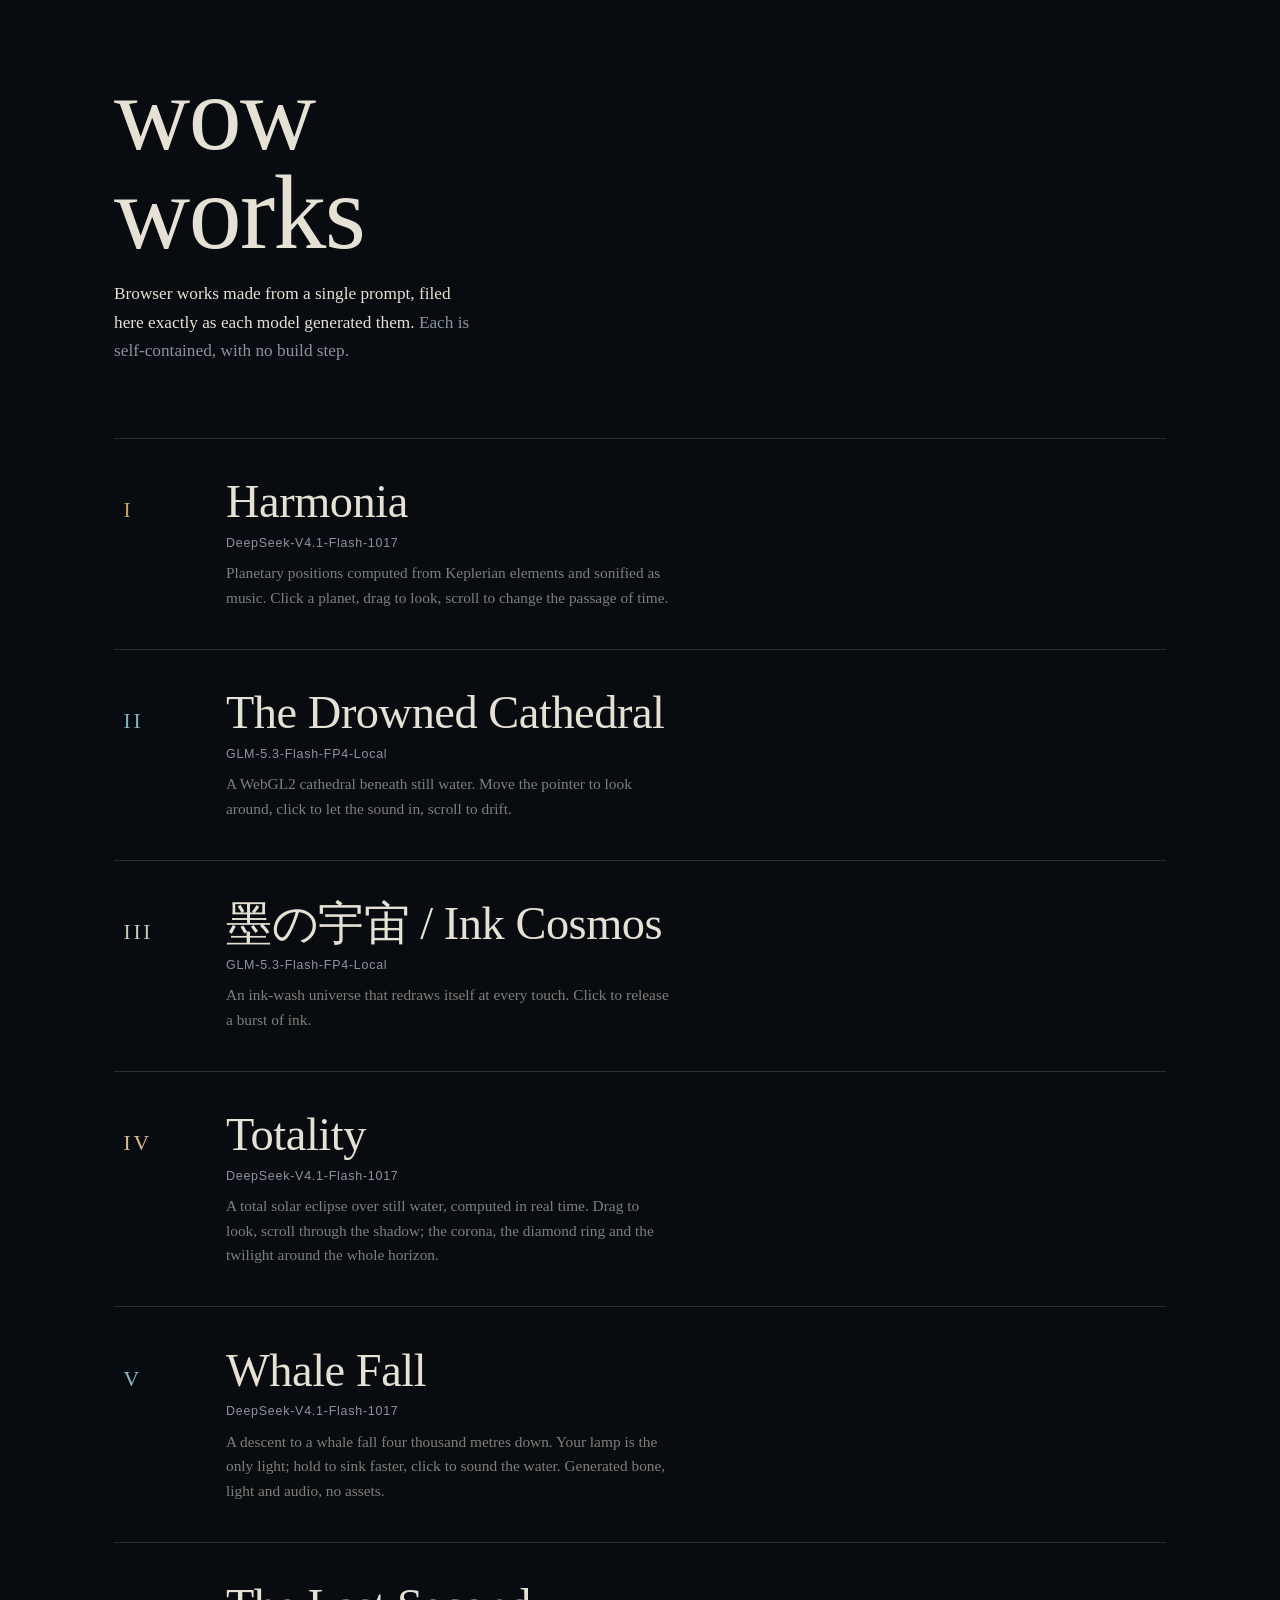
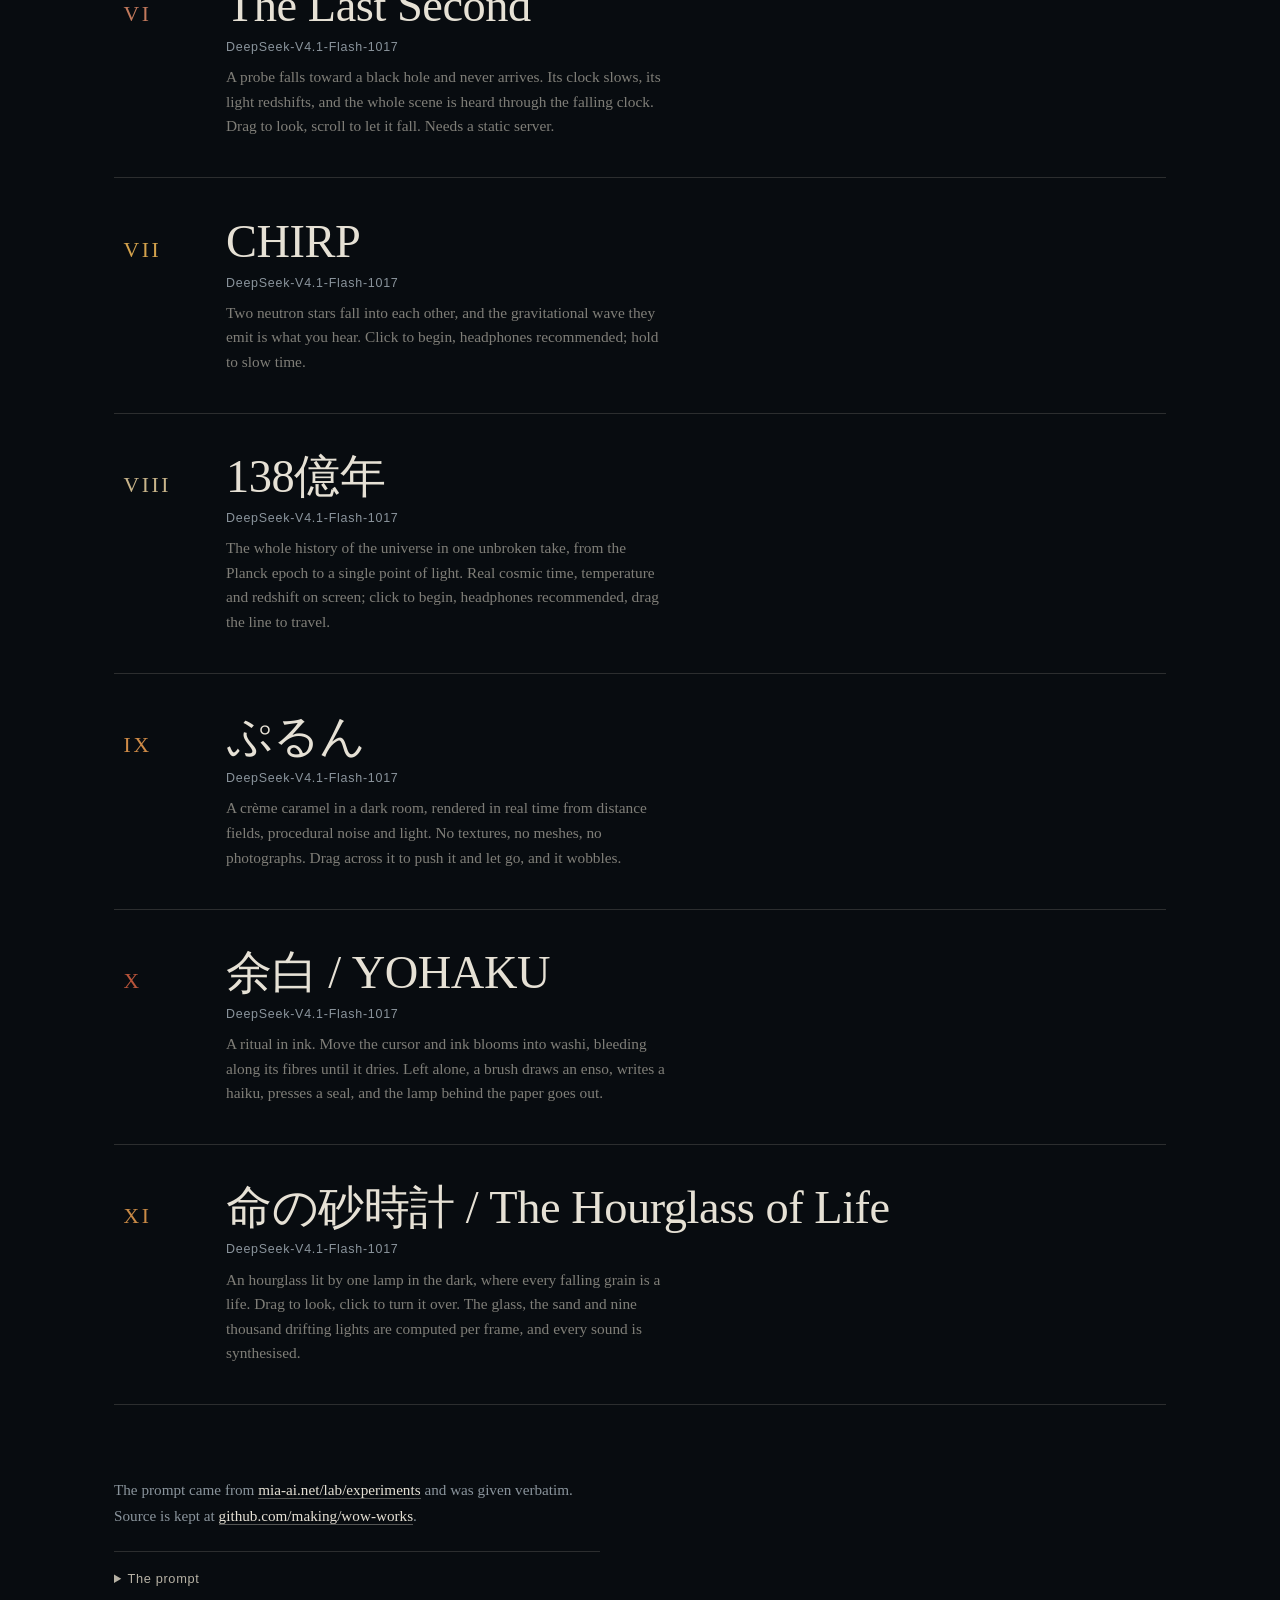
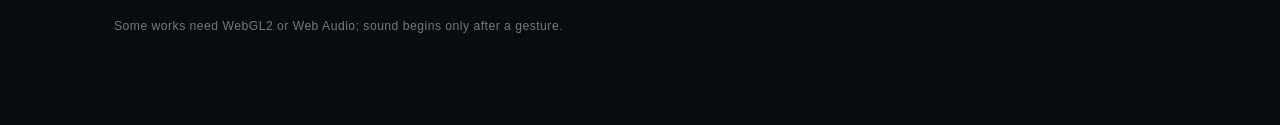
<file: index.html>
<!doctype html>
<html lang="en">
<head>
<meta charset="utf-8">
<meta name="viewport" content="width=device-width, initial-scale=1">
<meta name="color-scheme" content="dark">
<title>wow works</title>
<meta name="description" content="Browser works made from one prompt, filed as they were generated.">
<style>
  :root{
    --field:#080c10;
    --paper:#e6e1d5;
    --muted:#8a949c;
    --rule:rgba(230,225,213,.16);
    --rule-strong:rgba(230,225,213,.34);
    --focus:#9dbcb6;
    --display:"Didot","Bodoni 72","Hoefler Text","Baskerville",Georgia,serif;
    --text:"Hoefler Text","Iowan Old Style",Palatino,"Book Antiqua",Georgia,serif;
    --meta:"Helvetica Neue",Helvetica,Arial,sans-serif;
  }
  *{box-sizing:border-box}
  html,body{margin:0;background:var(--field);color:var(--paper)}
  body{font-family:var(--text);-webkit-font-smoothing:antialiased;text-rendering:optimizeLegibility}
  .page{max-width:1180px;margin:0 auto;padding:clamp(1.5rem,5vw,4.5rem) clamp(1.25rem,5vw,4.5rem) clamp(2rem,6vw,5rem)}

  header{max-width:46ch}
  h1{
    font-family:var(--display);
    font-weight:400;
    font-size:clamp(2.9rem,8.5vw,6.6rem);
    line-height:.94;
    letter-spacing:-.015em;
    margin:0 0 1.1rem;
  }
  .lead{
    margin:0;
    font-size:clamp(1rem,1.35vw,1.18rem);
    line-height:1.65;
    color:var(--paper);
  }
  .lead em{font-style:italic}
  .lead span{color:var(--muted)}

  ol.works{list-style:none;margin:clamp(2.2rem,6vw,4.5rem) 0 0;padding:0;border-bottom:1px solid var(--rule)}
  ol.works li{border-top:1px solid var(--rule)}
  .work a{
    display:grid;
    grid-template-columns:clamp(2.6rem,6vw,5rem) minmax(0,1fr);
    align-items:baseline;
    gap:clamp(.6rem,2vw,1.6rem);
    padding:clamp(1.15rem,3.2vw,2.4rem) clamp(.2rem,1vw,.6rem);
    color:inherit;
    text-decoration:none;
    position:relative;
    transition:background-color 260ms ease;
  }
  .work a::before{
    content:"";
    position:absolute;
    inset:0 -.4rem;
    border-left:2px solid transparent;
    transition:border-color 260ms ease;
    pointer-events:none;
  }
  .work a:hover{background:rgba(230,225,213,.025)}
  .work a:hover::before,.work a:focus-visible::before{border-left-color:var(--mark)}
  .work a:focus-visible{outline:1px solid var(--focus);outline-offset:-1px}

  .numeral{
    font-family:var(--display);
    font-size:clamp(1rem,1.8vw,1.35rem);
    font-variant-numeric:lining-nums;
    letter-spacing:.12em;
    color:var(--mark);
    line-height:1;
  }
  .name{
    display:block;
    font-family:var(--display);
    font-weight:400;
    font-size:clamp(1.55rem,4.2vw,2.9rem);
    line-height:1.08;
    letter-spacing:-.01em;
  }
  .model{
    display:block;
    margin-top:.55rem;
    font-family:var(--meta);
    font-size:.78rem;
    letter-spacing:.06em;
    color:var(--muted);
  }
  .desc{
    display:block;
    max-width:58ch;
    margin-top:.7rem;
    font-size:clamp(.95rem,1.2vw,1.05rem);
    line-height:1.6;
    color:#cfcabd;
    opacity:.6;
    transition:opacity 320ms ease;
  }
  .work a:hover .desc,.work a:focus-visible .desc{opacity:1}

  footer{
    margin-top:clamp(2.5rem,6vw,4.5rem);
    max-width:64ch;
    color:var(--muted);
    font-size:.95rem;
    line-height:1.7;
  }
  footer a{color:var(--paper);text-decoration:none;border-bottom:1px solid var(--rule-strong)}
  footer a:hover,footer a:focus-visible{border-bottom-color:var(--focus)}
  footer a:focus-visible{outline:1px solid var(--focus);outline-offset:3px}
  details{margin-top:1.4rem;border-top:1px solid var(--rule);padding-top:1rem}
  summary{cursor:pointer;font-family:var(--meta);font-size:.8rem;letter-spacing:.05em;color:#b6b1a4}
  summary:focus-visible{outline:1px solid var(--focus);outline-offset:3px}
  blockquote{
    margin:1rem 0 0;
    padding-left:1rem;
    border-left:1px solid var(--rule);
    font-style:italic;
    white-space:pre-line;
    color:#b9b4a7;
  }
  .fine{margin-top:1.6rem;font-family:var(--meta);font-size:.76rem;letter-spacing:.04em;color:#6f7a82}

  @media (prefers-reduced-motion:reduce){
    .work a,.desc,.work a::before{transition:none}
    .desc{transform:none}
  }
</style>
</head>
<body>
<div class="page">
  <header>
    <h1>wow works</h1>
    <p class="lead">Browser works made from a single prompt, filed here exactly as each model generated them. <span>Each is self-contained, with no build step.</span></p>
  </header>

  <ol class="works">
    <li class="work" style="--mark:#c9a35f">
      <a href="DeepSeek-V4.1-Flash-1017/harmonia/">
        <span class="numeral" aria-hidden="true">I</span>
        <span>
          <span class="name">Harmonia</span>
          <span class="model">DeepSeek-V4.1-Flash-1017</span>
          <span class="desc">Planetary positions computed from Keplerian elements and sonified as music. Click a planet, drag to look, scroll to change the passage of time.</span>
        </span>
      </a>
    </li>
    <li class="work" style="--mark:#82b3b8">
      <a href="GLM-5.3-Flash-FP4-Local/abyss-cathedral/">
        <span class="numeral" aria-hidden="true">II</span>
        <span>
          <span class="name">The Drowned Cathedral</span>
          <span class="model">GLM-5.3-Flash-FP4-Local</span>
          <span class="desc">A WebGL2 cathedral beneath still water. Move the pointer to look around, click to let the sound in, scroll to drift.</span>
        </span>
      </a>
    </li>
    <li class="work" style="--mark:#c9c3b6">
      <a href="GLM-5.3-Flash-FP4-Local/ink-cosmos/">
        <span class="numeral" aria-hidden="true">III</span>
        <span>
          <span class="name">墨の宇宙 / Ink Cosmos</span>
          <span class="model">GLM-5.3-Flash-FP4-Local</span>
          <span class="desc">An ink-wash universe that redraws itself at every touch. Click to release a burst of ink.</span>
        </span>
      </a>
    </li>
    <li class="work" style="--mark:#d9b98f">
      <a href="DeepSeek-V4.1-Flash-1017/totality/">
        <span class="numeral" aria-hidden="true">IV</span>
        <span>
          <span class="name">Totality</span>
          <span class="model">DeepSeek-V4.1-Flash-1017</span>
          <span class="desc">A total solar eclipse over still water, computed in real time. Drag to look, scroll through the shadow; the corona, the diamond ring and the twilight around the whole horizon.</span>
        </span>
      </a>
    </li>
    <li class="work" style="--mark:#8fb8c2">
      <a href="DeepSeek-V4.1-Flash-1017/whale-fall/">
        <span class="numeral" aria-hidden="true">V</span>
        <span>
          <span class="name">Whale Fall</span>
          <span class="model">DeepSeek-V4.1-Flash-1017</span>
          <span class="desc">A descent to a whale fall four thousand metres down. Your lamp is the only light; hold to sink faster, click to sound the water. Generated bone, light and audio, no assets.</span>
        </span>
      </a>
    </li>
    <li class="work" style="--mark:#c2795c">
      <a href="DeepSeek-V4.1-Flash-1017/last-second/">
        <span class="numeral" aria-hidden="true">VI</span>
        <span>
          <span class="name">The Last Second</span>
          <span class="model">DeepSeek-V4.1-Flash-1017</span>
          <span class="desc">A probe falls toward a black hole and never arrives. Its clock slows, its light redshifts, and the whole scene is heard through the falling clock. Drag to look, scroll to let it fall. Needs a static server.</span>
        </span>
      </a>
    </li>
    <li class="work" style="--mark:#d4a24c">
      <a href="DeepSeek-V4.1-Flash-1017/chirp/">
        <span class="numeral" aria-hidden="true">VII</span>
        <span>
          <span class="name">CHIRP</span>
          <span class="model">DeepSeek-V4.1-Flash-1017</span>
          <span class="desc">Two neutron stars fall into each other, and the gravitational wave they emit is what you hear. Click to begin, headphones recommended; hold to slow time.</span>
        </span>
      </a>
    </li>
    <li class="work" style="--mark:#c8b48a">
      <a href="DeepSeek-V4.1-Flash-1017/deep-time/">
        <span class="numeral" aria-hidden="true">VIII</span>
        <span>
          <span class="name">138億年</span>
          <span class="model">DeepSeek-V4.1-Flash-1017</span>
          <span class="desc">The whole history of the universe in one unbroken take, from the Planck epoch to a single point of light. Real cosmic time, temperature and redshift on screen; click to begin, headphones recommended, drag the line to travel.</span>
        </span>
      </a>
    </li>
    <li class="work" style="--mark:#cf8b47">
      <a href="DeepSeek-V4.1-Flash-1017/purun/">
        <span class="numeral" aria-hidden="true">IX</span>
        <span>
          <span class="name">ぷるん</span>
          <span class="model">DeepSeek-V4.1-Flash-1017</span>
          <span class="desc">A crème caramel in a dark room, rendered in real time from distance fields, procedural noise and light. No textures, no meshes, no photographs. Drag across it to push it and let go, and it wobbles.</span>
        </span>
      </a>
    </li>
    <li class="work" style="--mark:#b8543a">
      <a href="DeepSeek-V4.1-Flash-1017/yohaku/">
        <span class="numeral" aria-hidden="true">X</span>
        <span>
          <span class="name">余白 / YOHAKU</span>
          <span class="model">DeepSeek-V4.1-Flash-1017</span>
          <span class="desc">A ritual in ink. Move the cursor and ink blooms into washi, bleeding along its fibres until it dries. Left alone, a brush draws an enso, writes a haiku, presses a seal, and the lamp behind the paper goes out.</span>
        </span>
      </a>
    </li>
    <li class="work" style="--mark:#c98a46">
      <a href="DeepSeek-V4.1-Flash-1017/inochi-no-sunadokei/">
        <span class="numeral" aria-hidden="true">XI</span>
        <span>
          <span class="name">命の砂時計 / The Hourglass of Life</span>
          <span class="model">DeepSeek-V4.1-Flash-1017</span>
          <span class="desc">An hourglass lit by one lamp in the dark, where every falling grain is a life. Drag to look, click to turn it over. The glass, the sand and nine thousand drifting lights are computed per frame, and every sound is synthesised.</span>
        </span>
      </a>
    </li>
  </ol>

  <footer>
    <p>The prompt came from <a href="https://mia-ai.net/lab/experiments">mia-ai.net/lab/experiments</a> and was given verbatim. Source is kept at <a href="https://github.com/making/wow-works">github.com/making/wow-works</a>.</p>
    <details>
      <summary>The prompt</summary>
      <blockquote>Build me something when people see it, they will say "Wow". Must be immersive, when people see it, they will be stunned by what they see.

This can be a video, or anything else you can think of.

Be creative. Go wild. Dig deep.

No AI slop. Something unique, think outside of the box. Think big. Think amazing. Something no other model done before.

Be proud. Show your best. Don't disappoint.</blockquote>
    </details>
    <p class="fine">Some works need WebGL2 or Web Audio; sound begins only after a gesture.</p>
  </footer>
</div>
</body>
</html>
</file>
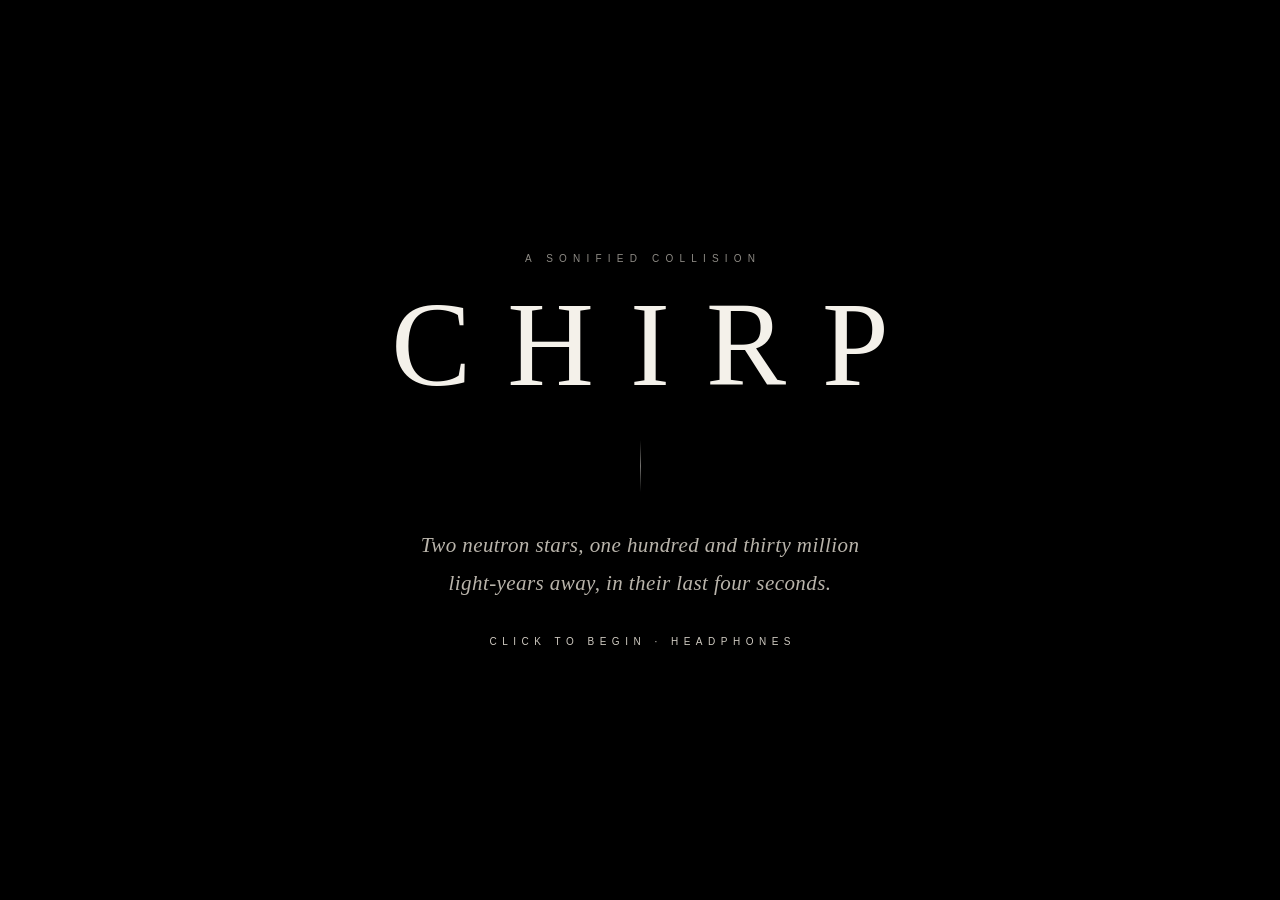
<file: DeepSeek-V4.1-Flash-1017/chirp/index.html>
<!DOCTYPE html>
<html lang="en">
<head>
<meta charset="utf-8">
<meta name="viewport" content="width=device-width, initial-scale=1, viewport-fit=cover">
<title>CHIRP</title>
<link rel="icon" href="data:image/svg+xml,%3Csvg xmlns='http://www.w3.org/2000/svg' viewBox='0 0 32 32'%3E%3Ccircle cx='16' cy='16' r='11' fill='none' stroke='%23e8c98a' stroke-width='2'/%3E%3Ccircle cx='16' cy='16' r='4' fill='%23e8c98a'/%3E%3C/svg%3E">
<style>
  :root{
    --ink:#e9e6e0;
    --dim:#8d8a84;
  }
  *{margin:0;padding:0;box-sizing:border-box}
  html,body{height:100%;background:#000;overflow:hidden}
  body{
    font-family:-apple-system,BlinkMacSystemFont,"Helvetica Neue",Arial,sans-serif;
    color:var(--ink);
    -webkit-font-smoothing:antialiased;
    cursor:default;
    user-select:none;
    -webkit-user-select:none;
  }
  #c{position:fixed;inset:0;width:100%;height:100%;display:block}
  .layer{position:fixed;inset:0;display:flex;align-items:center;justify-content:center;
         pointer-events:none;opacity:0;transition:opacity 1.6s ease}
  .layer.on{opacity:1}
  #veil{pointer-events:auto;cursor:pointer;background:#000;
        align-items:center;justify-content:center;transition:opacity 2.2s ease}
  #veil.gone{opacity:0;pointer-events:none}

  .stack{text-align:center;max-width:min(88vw,720px)}
  .kicker{
    font-size:10px;letter-spacing:.62em;text-transform:uppercase;color:var(--dim);
    margin-bottom:2.1em;padding-left:.62em
  }
  h1{
    font-family:"Didot","Bodoni 72",Georgia,"Times New Roman",serif;
    font-weight:400;font-size:clamp(44px,9.5vw,120px);
    letter-spacing:.3em;margin-left:.3em;line-height:1;
    color:#f4f1ea;
  }
  .rule{width:1px;height:52px;background:linear-gradient(#000,rgba(233,230,224,.5),#000);
        margin:2.2em auto}
  .sub{
    font-family:"Didot","Bodoni 72",Georgia,serif;font-style:italic;
    font-size:clamp(15px,2.1vw,21px);color:#b9b4ab;line-height:1.8;letter-spacing:.02em
  }
  .go{
    margin-top:3.4em;font-size:10px;letter-spacing:.55em;text-transform:uppercase;
    color:#cfcac1;padding-left:.55em;animation:breathe 4.6s ease-in-out infinite
  }
  @keyframes breathe{0%,100%{opacity:.34}50%{opacity:.95}}

  #hint{
    position:fixed;left:0;right:0;bottom:26px;text-align:center;
    font-size:9.5px;letter-spacing:.42em;text-transform:uppercase;color:#5f5c57;
    padding-left:.42em;pointer-events:none;opacity:0;transition:opacity 2.4s ease
  }
  #hint.on{opacity:1}

  #listen{
    position:fixed;left:0;right:0;bottom:34px;text-align:center;
    font-family:"Didot","Bodoni 72",Georgia,serif;font-style:italic;
    font-size:15px;letter-spacing:.34em;color:#a39d93;padding-left:.34em;
    opacity:0;pointer-events:none;transition:opacity 3s ease
  }
  #epi{flex-direction:column;gap:0;
    background:radial-gradient(ellipse 62% 55% at 50% 50%, rgba(0,0,0,.62) 0%, rgba(0,0,0,.40) 48%, rgba(0,0,0,0) 78%)}
  .epi-line{
    font-family:"Didot","Bodoni 72",Georgia,serif;
    font-size:clamp(16px,2.35vw,25px);line-height:2.05;color:#ddd8cf;
    letter-spacing:.015em;opacity:0;transform:translateY(10px);
    transition:opacity 2.6s ease,transform 2.6s ease;text-align:center
  }
  .epi-line.show{opacity:1;transform:translateY(0)}
  .epi-line.gold{color:#e8c98a;font-style:italic}
  .epi-line.small{font-family:-apple-system,BlinkMacSystemFont,"Helvetica Neue",Arial,sans-serif;
    font-size:9.5px;letter-spacing:.5em;text-transform:uppercase;color:#77736c;margin-top:2.6em;padding-left:.5em}
  .epi-inner{display:flex;flex-direction:column;align-items:center;gap:.35em;
    transform:translateY(-9vh)}

  #err{position:fixed;inset:0;display:none;align-items:center;justify-content:center;
       text-align:center;font-size:13px;color:#a09b93;padding:2em;line-height:1.9}
</style>
</head>
<body>
<canvas id="c"></canvas>

<div id="veil" class="layer on">
  <div class="stack">
    <div class="kicker">a sonified collision</div>
    <h1>CHIRP</h1>
    <div class="rule"></div>
    <div class="sub">Two neutron stars, one hundred and thirty million<br>light-years away, in their last four seconds.</div>
    <div class="go">click to begin · headphones</div>
  </div>
</div>

<div id="hint">move · hold to slow time · scroll to zoom</div>

<div id="listen">listen</div>

<div id="epi" class="layer">
  <div class="epi-inner">
    <div class="epi-line" data-d="0">On 17 August 2017, a sound like this<br>reached the Earth.</div>
    <div class="epi-line" data-d="1">It had been travelling for one hundred and thirty<br>million years.</div>
    <div class="epi-line gold" data-d="2">The gold in your hands was forged in it.</div>
    <div class="epi-line small" data-d="3">click to begin again</div>
  </div>
</div>

<div id="err">This piece needs WebGL 2.<br>Try a recent version of Chrome.</div>

<script>
"use strict";

/* ------------------------------------------------------------------ *
 *  CHIRP
 *  A real-time piece driven by a single physical model of a
 *  binary neutron-star inspiral: the gravitational-wave frequency
 *  f(u) = f0 (1-u)^(-3/8) drives the sound, the orbital decay,
 *  the quadrupole field and the geometry. Visual time is slowed
 *  so that the final ~0.1 s of physical time can be watched;
 *  the audio is not slowed - it is the signal itself.
 * ------------------------------------------------------------------ */

const canvas = document.getElementById('c');
const veil = document.getElementById('veil');
const hint = document.getElementById('hint');
const epi = document.getElementById('epi');
const listenEl = document.getElementById('listen');

const gl = canvas.getContext('webgl2', {
  antialias: false, alpha: false, depth: false, stencil: false,
  powerPreference: 'high-performance', preserveDrawingBuffer: false
});

if (!gl) {
  document.getElementById('err').style.display = 'flex';
  veil.classList.remove('on');
}

/* ---------------------------------------------------------------- *
 *  Shaders
 * ---------------------------------------------------------------- */

const VERT = `#version 300 es
out vec2 vUv;
void main(){
  vec2 p = vec2((gl_VertexID<<1)&2, gl_VertexID&2);
  vUv = p;
  gl_Position = vec4(p*2.0-1.0, 0.0, 1.0);
}`;

const FRAG = `#version 300 es
precision highp float;
out vec4 outColor;

uniform vec2  uRes;
uniform float uTime;
uniform vec3  uCamPos;
uniform vec3  uFwd;
uniform vec3  uRight;
uniform vec3  uUp;
uniform float uTanHalf;

uniform vec3  uMassA;
uniform vec3  uMassB;
uniform float uStarR;
uniform float uLens;
uniform float uSpin;

uniform float uWave;
uniform float uPhase;
uniform vec3  uAxis;

uniform float uFlash;
uniform float uShock;
uniform float uEjectaR;
uniform float uEjectaA;
uniform float uBH;
uniform float uRing;
uniform float uGlow;
uniform float uExposure;
uniform float uAlive;

#define PI 3.14159265359

/* ---------------- hashes / noise ---------------- */

float hash11(float p){
  p = fract(p*0.1031);
  p *= p + 33.33;
  p *= p + p;
  return fract(p);
}
float hash13(vec3 p3){
  p3 = fract(p3*0.1031);
  p3 += dot(p3, p3.yzx + 33.33);
  return fract((p3.x + p3.y)*p3.z);
}
vec3 hash33(vec3 p3){
  p3 = fract(p3*vec3(0.1031,0.1030,0.0973));
  p3 += dot(p3, p3.yxz + 33.33);
  return fract((p3.xxy + p3.yxx)*p3.zyx);
}
float vnoise(vec3 x){
  vec3 i = floor(x);
  vec3 f = fract(x);
  f = f*f*(3.0-2.0*f);
  float a = hash13(i + vec3(0.0,0.0,0.0));
  float b = hash13(i + vec3(1.0,0.0,0.0));
  float c = hash13(i + vec3(0.0,1.0,0.0));
  float d = hash13(i + vec3(1.0,1.0,0.0));
  float e = hash13(i + vec3(0.0,0.0,1.0));
  float g = hash13(i + vec3(1.0,0.0,1.0));
  float h = hash13(i + vec3(0.0,1.0,1.0));
  float k = hash13(i + vec3(1.0,1.0,1.0));
  return mix(mix(mix(a,b,f.x),mix(c,d,f.x),f.y),
             mix(mix(e,g,f.x),mix(h,k,f.x),f.y), f.z);
}
float fbm3(vec3 p){
  float s = 0.0, a = 0.5;
  for(int i=0;i<5;i++){ s += a*vnoise(p); p = p*2.03 + 11.7; a *= 0.5; }
  return s;
}

/* ---------------- projection helpers ---------------- */

bool projectQ(vec3 w, out vec2 q, out float z){
  vec3 rel = w - uCamPos;
  z = dot(rel, uFwd);
  if(z <= 0.08) return false;
  q = vec2(dot(rel, uRight), dot(rel, uUp))/z;
  return true;
}

/* ---------------- background sky ---------------- */

vec3 starLayer(vec3 d, float scale, float prob, float size, float seed, float t){
  // stars are hashed in sky coordinates so they stay crisp at any zoom
  vec2 s = vec2(atan(d.z, d.x), asin(clamp(d.y, -1.0, 1.0)));
  vec2 p = s*scale + seed*13.0;
  vec2 cell = floor(p);
  vec2 f = fract(p) - 0.5;
  float exists = hash13(vec3(cell, seed*3.71));
  if(exists > prob) return vec3(0.0);
  vec3 h = hash33(vec3(cell, seed*9.13));
  vec2 off = (h.xy - 0.5)*0.86;
  float dist = length(f - off);
  float b = 1.0 - smoothstep(size*0.25, size, dist);
  if(b <= 0.0) return vec3(0.0);
  b = b*b;
  float mag = pow(hash11(exists*31.0 + h.x), 7.0);
  float temp = hash11(h.y*17.0 + 3.1);
  vec3 tint = mix(vec3(0.58,0.70,1.0), vec3(1.0,0.80,0.58), temp);
  tint = mix(tint, vec3(1.0), 0.35);
  float tw = 0.86 + 0.14*sin(t*(1.3 + 2.7*temp) + h.z*63.0);
  return tint * b * (0.05 + 5.0*mag) * tw;
}

vec3 sky(vec3 d, float t){
  vec3 col = vec3(0.0);

  // the galaxy: a dark band, lit only where the dust allows
  vec3 bandN = normalize(vec3(0.28, 0.83, -0.48));
  float band = exp(-pow(dot(d, bandN)/0.17, 2.0));
  float warp = fbm3(d*2.6 + vec3(2.0,0.0,1.0));
  float dust = fbm3(d*7.0 + vec3(0.0,4.0,0.0));
  float structure = smoothstep(0.42, 0.86, warp) * (0.10 + 0.90*smoothstep(0.30, 0.88, dust));
  vec3 bandCol = mix(vec3(0.006,0.008,0.016), vec3(0.024,0.018,0.013), warp);
  col += band * bandCol * structure;

  // a whisper of cold haze
  float haze = fbm3(d*1.3 + vec3(7.0,1.0,3.0));
  col += vec3(0.00045,0.00065,0.00135) * haze * haze * 2.0;

  // star layers (scale = cells per radian)
  col += starLayer(d, 520.0, 0.45, 0.10, 1.0, t) * 0.30;
  col += starLayer(d, 300.0, 0.50, 0.09, 5.0, t) * 0.55;
  col += starLayer(d, 170.0, 0.55, 0.075, 7.0, t) * 1.00;
  col += starLayer(d,  85.0, 0.50, 0.065, 13.0, t) * 1.35;

  return col;
}

/* ---------------- remnant / star surface ---------------- */

vec3 hotSurface(vec2 p, float z, float t, float seed, float temp){
  // p: disc coords in [-1,1], z: sphere height
  vec3 sp = vec3(p, z + 0.2);
  float turb = fbm3(sp*7.0 + vec3(seed, t*0.55, seed*2.0));
  float cells = fbm3(sp*21.0 - vec3(t*0.95, seed, 0.0));
  float fine = fbm3(sp*46.0 + vec3(t*0.4, seed*3.0, 0.0));
  turb = (turb - 0.46)*3.4 + 0.5;
  cells = (cells - 0.46)*3.4 + 0.5;
  fine = (fine - 0.46)*3.0 + 0.5;
  float hot = pow(clamp(1.0 - length(p), 0.0, 1.0), 0.5);
  vec3 core = mix(vec3(1.0,0.70,0.38), vec3(0.94,0.96,1.0), smoothstep(0.0,1.0,temp));
  vec3 rim  = mix(vec3(1.0,0.34,0.10), vec3(0.55,0.71,1.0), smoothstep(0.0,1.0,temp));
  vec3 col = mix(rim, core, smoothstep(0.15,0.9,hot));
  float spot = smoothstep(0.55, 0.95, fbm3(sp*3.4 + vec3(seed*3.0, 0.0, seed)));
  col *= clamp(0.20 + 1.55*turb + 0.55*cells + 0.30*fine, 0.05, 2.6);
  col *= 1.0 + 1.7*spot;
  col *= 0.25 + 0.95*z;
  return col*1.25;
}

vec3 renderBody(vec2 q, vec2 mq, float ang, float t, float seed, float temp, float ringAmt){
  vec2 d2 = q - mq;
  float d = length(d2);
  float x = d/max(ang, 1e-6);
  vec3 col = vec3(0.0);

  if(x < 1.0){
    vec2 p = d2/ang;
    float z = sqrt(max(0.0, 1.0 - dot(p,p)));
    col += hotSurface(p, z, t, seed, temp);
  }

  // thin rim of light at the limb
  float rim = exp(-pow((x - 0.99)/0.035, 2.0));
  col += vec3(0.88,0.86,1.0) * rim * 0.7;

  // the lensed ring: the Einstein radius of this mass
  float ring = exp(-pow((x - ringAmt)/0.06, 2.0));
  col += vec3(1.0,0.84,0.62) * ring * 0.14;

  // tight halo
  float halo = exp(-max(x - 1.0, 0.0)*5.5);
  col += vec3(1.0,0.78,0.55) * halo * 0.22;

  // bloom, kept close so it reads as a star, not a moon
  float bloom = 1.0/(1.0 + pow(x*8.0, 3.0));
  col += vec3(1.0,0.82,0.60) * bloom * 0.45;

  return col;
}

/* ---------------- gravitational wave sheet ---------------- */
/* A quadrupolar (m=2) spiral in the orbital plane. Additive,
   very dim, ridge-shaped: not a surface, a field of light. */

vec3 waveSheet(vec3 rd, float t, float amp){
  if(amp <= 0.0001) return vec3(0.0);
  float dn = dot(rd, uAxis);
  if(abs(dn) < 0.002) return vec3(0.0);
  float tt = -dot(uCamPos, uAxis)/dn;
  if(tt <= 0.0) return vec3(0.0);
  vec3 p = uCamPos + rd*tt;

  float r = length(p);
  if(r > 74.0) return vec3(0.0);

  // in-plane basis
  vec3 e1 = normalize(cross(uAxis, vec3(0.0,1.0,0.0)) + vec3(1e-5,0.0,0.0));
  vec3 e2 = cross(uAxis, e1);
  float ang = atan(dot(p,e2), dot(p,e1));

  float k = 0.95;
  float phase = 2.0*ang - 2.0*uPhase + k*r;
  float ridge = pow(max(0.0, sin(phase)), 26.0);
  float ridge2 = pow(max(0.0, sin(phase*0.5 + 1.7)), 40.0);

  float env = exp(-r/22.0) * smoothstep(0.0, 10.0, r) / (1.0 + r*0.03);

  vec3 warm = vec3(1.0,0.62,0.34);
  vec3 cold = vec3(0.50,0.72,1.0);
  vec3 c = mix(warm, cold, smoothstep(0.0, 45.0, r));

  return c * (ridge*1.4 + ridge2*0.7) * env * amp * 3.0;
}

/* ---------------- ejecta (kilonova) ---------------- */

vec3 ejecta(vec3 rd, float t){
  if(uEjectaR <= 0.001 || uEjectaA <= 0.0001) return vec3(0.0);
  // the shell is lumpy, so its silhouette is never a clean circle
  float lump = fbm3(rd*2.6 + vec3(0.0, t*0.02, 0.0));
  float R = uEjectaR * (0.80 + 0.40*lump);
  vec3 oc = uCamPos;
  float b = dot(oc, rd);
  float cc = dot(oc,oc) - R*R;
  float disc = b*b - cc;
  if(disc <= 0.0) return vec3(0.0);
  float sq = sqrt(disc);
  float t0 = -b - sq;
  float t1 = -b + sq;
  if(t1 <= 0.0) return vec3(0.0);
  float tt = max(t0, 0.0);
  vec3 p = uCamPos + rd*tt;
  float rr = length(p)/R;

  // turbulent, filamentary shell
  vec3 np = normalize(p + 1e-5);
  float a1 = (fbm3(np*5.0 + vec3(0.0, t*0.05, 0.0)) - 0.48)*5.0 + 0.5;
  float a2 = (fbm3(np*16.0 - vec3(t*0.08, 1.0, 0.0)) - 0.48)*5.0 + 0.5;
  float a3 = (fbm3(np*34.0 + vec3(2.0, t*0.11, 0.0)) - 0.48)*5.0 + 0.5;
  float filament = 1.0 - abs(2.0*a2 - 1.0);
  filament = pow(clamp(filament, 0.0, 1.0), 1.7);
  float mask = smoothstep(0.40, 0.70, a1);
  float weave = 1.0 - abs(2.0*a3 - 1.0);
  float fil = mask * filament * (0.25 + 0.75*weave);

  // an expanding shell: hollow in the middle, dense at the limb
  float shell = (0.10 + 0.90*smoothstep(0.10, 0.92, rr)) * (1.0 - 0.75*smoothstep(0.86, 1.0, rr));

  float dens = (0.004 + 5.0*fil) * shell;
  dens *= 22.0/(uEjectaR + 4.0);

  vec3 gold  = vec3(1.0,0.60,0.18);
  vec3 ember = vec3(0.78,0.10,0.02);
  vec3 pale  = vec3(1.0,0.88,0.70);
  float heat = clamp(1.15 - uEjectaR/58.0, 0.0, 1.0);
  vec3 c = mix(ember, gold, clamp(fil*2.2, 0.0, 1.0));
  c = mix(c, pale, clamp(fil*0.85, 0.0, 1.0)*0.55 + heat*0.15);

  return c * dens * uEjectaA * 5.2;
}

/* ---------------- main ---------------- */

void main(){
  vec2 q = (gl_FragCoord.xy - 0.5*uRes)/uRes.y * 2.0*uTanHalf;
  vec3 rd = normalize(uFwd + uRight*q.x + uUp*q.y);
  float t = uTime;

  vec2 qs = q;
  float mag = 1.0;
  float shadow = 0.0;
  float ringBoost = 0.0;

  // ---- lens mapping: two point masses (thin lens, beta = theta - thetaE^2/theta)
  vec2 ma, mb; float za, zb;
  bool oka = projectQ(uMassA, ma, za) && uAlive > 0.5;
  bool okb = projectQ(uMassB, mb, zb) && uAlive > 0.5;

  for(int i=0;i<2;i++){
    if(i==1 && !okb){ continue; }
    if(i==0 && !oka){ continue; }
    vec2 mq = (i==0) ? ma : mb;
    float z  = (i==0) ? za : zb;
    float thE = uLens * uStarR / max(z, 0.5);
    vec2 v = qs - mq;
    float d2 = max(dot(v,v), 1e-7);
    float f = 1.0 - thE*thE/d2;
    qs = mq + v*f;
    float magn = 1.0/max(abs(f), 0.10);
    mag *= clamp(magn, 0.55, 3.6);
  }
  if(uBH > 0.0){
    vec2 bhq; float bz;
    if(projectQ(vec3(0.0), bhq, bz)){
      float thE = uLens*3.4 * uBH / max(bz, 0.5);
      vec2 v = qs - bhq;
      float d2 = max(dot(v,v), 1e-7);
      float f = 1.0 - thE*thE/d2;
      qs = bhq + v*f;
      mag *= clamp(1.0/max(abs(f),0.10), 0.2, 5.0);
      float dd = length(q - bhq);
      shadow = 1.0 - smoothstep(thE*0.62, thE*0.92, dd);
      ringBoost = exp(-pow((dd - thE*1.02)/(thE*0.09), 2.0));
    }
  }

  vec3 bgdir = normalize(uFwd + uRight*qs.x + uUp*qs.y);
  vec3 col = sky(bgdir, t) * mag;

  // ---- bodies
  if(oka){
    float ang = uStarR/max(za,0.5);
    col += renderBody(q, ma, ang, t, 1.3, 0.88, uLens);
    // gravitational-wave strain shimmer near the pair
    float dd = length(q - ma);
    float w = sin(dd*60.0 - t*9.0)*0.5+0.5;
    col += vec3(0.6,0.72,1.0) * exp(-dd*9.0) * 0.035 * w * uSpin;
  }
  if(okb){
    float ang = uStarR/max(zb,0.5);
    col += renderBody(q, mb, ang, t, 4.7, 0.82, uLens);
    float dd = length(q - mb);
    float w = sin(dd*60.0 - t*9.0)*0.5+0.5;
    col += vec3(0.6,0.72,1.0) * exp(-dd*9.0) * 0.035 * w * uSpin;
  }

  // tidal bridge, only in the last moments
  if(oka && okb && uSpin > 0.0){
    vec2 a = ma, b = mb;
    vec2 ab = b - a;
    float L = length(ab);
    if(L > 1e-4){
      float h = clamp(dot(q-a, ab)/(L*L), 0.0, 1.0);
      float dd = length(q - (a + ab*h));
      float bridge = exp(-dd*dd/0.0025) * uSpin;
      col += vec3(1.0,0.62,0.35) * bridge * 0.55;
    }
  }

  // ---- wave sheet
  col += waveSheet(rd, t, uWave);

  // ---- ejecta shell (in front of and behind — approximated as emissive)
  col += ejecta(rd, t);

  // ---- remnant: an event horizon, and the light bent around it
  if(uBH > 0.0){
    vec2 bhq; float bz;
    if(projectQ(vec3(0.0), bhq, bz)){
      float thE = uLens*3.4 * uBH / max(bz,0.5);
      float dd = length(q - bhq);
      col *= 1.0 - 0.995*shadow;
      col += vec3(1.0,0.80,0.55) * ringBoost * uRing * 4.2;
      // the thin inner ring of light that skims the horizon
      float inner = exp(-pow((dd - thE*0.86)/(thE*0.07), 2.0));
      col += vec3(1.0,0.93,0.82) * inner * uRing * 0.55;
      // heat crawling around the horizon
      float ang2 = atan(q.y - bhq.y, q.x - bhq.x);
      float crawl = 0.55 + 0.45*sin(ang2*3.0 + t*0.8)*sin(ang2*7.0 - t*1.3);
      col += vec3(1.0,0.55,0.26) * exp(-dd/(thE*1.4)) * smoothstep(thE*0.55, thE*1.35, dd) * uRing * 0.05 * crawl;
    }
  }

  // ---- merger flash
  if(uFlash > 0.001){
    vec2 cq = vec2(0.0);
    vec2 bhq; float bz;
    if(projectQ(vec3(0.0), bhq, bz)) cq = bhq;
    float dd = length(q - cq);
    float core = exp(-dd*9.0);
    float wide = exp(-dd*2.6);
    col += (vec3(1.0,0.90,0.74) * core * 3.2 + vec3(1.0,0.60,0.28) * wide * 0.22) * uFlash;
    col += vec3(1.0,0.86,0.68) * uFlash * 0.03;
  }

  // ---- shock ring
  if(uShock > 0.001){
    vec2 bhq; float bz;
    if(projectQ(vec3(0.0), bhq, bz)){
      float dd = length(q - bhq);
      float rr = uShock;
      float ang = atan(q.y - bhq.y, q.x - bhq.x);
      float wob = 0.05*sin(ang*5.0 + t*0.7) + 0.035*sin(ang*11.0 - 1.3);
      float ring = exp(-pow((dd - rr*(1.0 + wob))/max(rr*0.085, 0.006), 2.0));
      vec3 tint = mix(vec3(1.0,0.80,0.52), vec3(0.55,0.75,1.0), smoothstep(0.0,0.55,rr));
      col += tint * ring * 0.85 * exp(-rr*2.0);
    }
  }

  // ---- global glow around the system
  {
    vec2 bhq; float bz;
    if(projectQ(vec3(0.0), bhq, bz)){
      float dd = length(q - bhq);
      col += vec3(1.0,0.62,0.34) * exp(-dd*2.4) * uGlow * 0.10;
    }
  }

  // ---- linear HDR out; grading happens in the composite pass
  col *= uExposure;
  outColor = vec4(max(col, 0.0), 1.0);
}`;

/* post: bright pass, blur, composite */
const BRIGHT_FRAG = `#version 300 es
precision highp float;
in vec2 vUv;
uniform sampler2D uScene;
uniform vec2 uTexel;
out vec4 outColor;
void main(){
  vec3 c = vec3(0.0);
  c += texture(uScene, vUv + uTexel*vec2(-1.0,-1.0)).rgb;
  c += texture(uScene, vUv + uTexel*vec2( 1.0,-1.0)).rgb;
  c += texture(uScene, vUv + uTexel*vec2(-1.0, 1.0)).rgb;
  c += texture(uScene, vUv + uTexel*vec2( 1.0, 1.0)).rgb;
  c *= 0.25;
  float l = max(max(c.r, c.g), c.b);
  float k = smoothstep(0.42, 1.15, l);
  outColor = vec4(c*k, 1.0);
}`;

const BLUR_FRAG = `#version 300 es
precision highp float;
in vec2 vUv;
uniform sampler2D uTex;
uniform vec2 uDir;
uniform float uStride;
out vec4 outColor;
void main(){
  vec3 s = vec3(0.0);
  float wsum = 0.0;
  for(int i=-6;i<=6;i++){
    float fi = float(i);
    float w = exp(-fi*fi*0.085);
    s += texture(uTex, vUv + uDir*fi*uStride).rgb * w;
    wsum += w;
  }
  outColor = vec4(s/wsum, 1.0);
}`;

const COMP_FRAG = `#version 300 es
precision highp float;
in vec2 vUv;
uniform sampler2D uScene;
uniform sampler2D uBloom;
uniform vec2 uRes;
uniform float uTime;
uniform float uBloomK;
out vec4 outColor;

float hash13(vec3 p3){
  p3 = fract(p3*0.1031);
  p3 += dot(p3, p3.yzx + 33.33);
  return fract((p3.x + p3.y)*p3.z);
}
void main(){
  vec3 c = texture(uScene, vUv).rgb;
  vec3 b = texture(uBloom, vUv).rgb;
  c += b * uBloomK;
  c *= 1.0;
  c = c/(vec3(1.0) + c*0.72);
  c = pow(max(c, 0.0), vec3(1.0/2.2));

  vec2 uv = vUv;
  float vig = 1.0 - smoothstep(0.30, 1.25, length((uv-0.5)*vec2(1.0,1.05)));
  c *= mix(0.46, 1.0, vig);

  float g = hash13(vec3(gl_FragCoord.xy, floor(uTime*24.0)));
  c += (g - 0.5)*0.018;

  outColor = vec4(max(c, 0.0), 1.0);
}`;

/* ---------------------------------------------------------------- *
 *  WebGL setup
 * ---------------------------------------------------------------- */

let progScene = null, progBright = null, progBlur = null, progComp = null;
let U = {}, UB = {}, UBL = {}, UC = {};
let sceneRT = null, bloomA = null, bloomB = null;
const FLOAT = !!(gl && gl.getExtension('EXT_color_buffer_float'));

function compile(type, src) {
  const s = gl.createShader(type);
  gl.shaderSource(s, src);
  gl.compileShader(s);
  if (!gl.getShaderParameter(s, gl.COMPILE_STATUS)) {
    console.error(gl.getShaderInfoLog(s));
    return null;
  }
  return s;
}

function makeProg(fragSrc) {
  const vs = compile(gl.VERTEX_SHADER, VERT);
  const fs = compile(gl.FRAGMENT_SHADER, fragSrc);
  if (!vs || !fs) return null;
  const p = gl.createProgram();
  gl.attachShader(p, vs); gl.attachShader(p, fs);
  gl.linkProgram(p);
  if (!gl.getProgramParameter(p, gl.LINK_STATUS)) {
    console.error(gl.getProgramInfoLog(p));
    return null;
  }
  return p;
}

function uniformLocs(prog, names) {
  const o = {};
  for (const n of names) o[n] = gl.getUniformLocation(prog, n);
  return o;
}

function makeTarget(w, h) {
  const tex = gl.createTexture();
  gl.bindTexture(gl.TEXTURE_2D, tex);
  gl.texImage2D(gl.TEXTURE_2D, 0, FLOAT ? gl.RGBA16F : gl.RGBA8, w, h, 0,
    gl.RGBA, FLOAT ? gl.HALF_FLOAT : gl.UNSIGNED_BYTE, null);
  gl.texParameteri(gl.TEXTURE_2D, gl.TEXTURE_MIN_FILTER, gl.LINEAR);
  gl.texParameteri(gl.TEXTURE_2D, gl.TEXTURE_MAG_FILTER, gl.LINEAR);
  gl.texParameteri(gl.TEXTURE_2D, gl.TEXTURE_WRAP_S, gl.CLAMP_TO_EDGE);
  gl.texParameteri(gl.TEXTURE_2D, gl.TEXTURE_WRAP_T, gl.CLAMP_TO_EDGE);
  const fbo = gl.createFramebuffer();
  gl.bindFramebuffer(gl.FRAMEBUFFER, fbo);
  gl.framebufferTexture2D(gl.FRAMEBUFFER, gl.COLOR_ATTACHMENT0, gl.TEXTURE_2D, tex, 0);
  gl.bindFramebuffer(gl.FRAMEBUFFER, null);
  return { tex, fbo, w, h };
}

function freeTarget(t) {
  if (!t) return;
  gl.deleteTexture(t.tex);
  gl.deleteFramebuffer(t.fbo);
}

let BW = 1, BH = 1;
function allocTargets(w, h) {
  freeTarget(sceneRT); freeTarget(bloomA); freeTarget(bloomB);
  sceneRT = makeTarget(w, h);
  BW = Math.max(2, Math.floor(w/4)); BH = Math.max(2, Math.floor(h/4));
  bloomA = makeTarget(BW, BH);
  bloomB = makeTarget(BW, BH);
}

function initGL() {
  progScene = makeProg(FRAG);
  progBright = makeProg(BRIGHT_FRAG);
  progBlur = makeProg(BLUR_FRAG);
  progComp = makeProg(COMP_FRAG);
  if (!progScene || !progBright || !progBlur || !progComp) {
    document.getElementById('err').style.display = 'flex';
    veil.classList.remove('on');
    return false;
  }
  U = uniformLocs(progScene, ['uRes','uTime','uCamPos','uFwd','uRight','uUp','uTanHalf',
    'uMassA','uMassB','uStarR','uLens','uSpin','uWave','uPhase','uAxis',
    'uFlash','uShock','uEjectaR','uEjectaA','uBH','uRing','uGlow','uExposure','uAlive']);
  UB = uniformLocs(progBright, ['uScene','uTexel']);
  UBL = uniformLocs(progBlur, ['uTex','uDir','uStride']);
  UC = uniformLocs(progComp, ['uScene','uBloom','uRes','uTime','uBloomK']);
  gl.bindVertexArray(gl.createVertexArray());
  return true;
}
const okGL = gl ? initGL() : false;

/* ---------------------------------------------------------------- *
 *  Audio
 * ---------------------------------------------------------------- */

const clamp = (x,a,b)=>Math.max(a,Math.min(b,x));
const lerp = (a,b,t)=>a+(b-a)*t;
const smooth = t=>t*t*(3-2*t);

class Sound {
  constructor() { this.ctx = null; this.ready = false; this.started = false; }

  init() {
    if (this.ctx) return;
    const AC = window.AudioContext || window.webkitAudioContext;
    if (!AC) return;
    const ctx = this.ctx = new AC();

    const comp = ctx.createDynamicsCompressor();
    comp.threshold.value = -14; comp.knee.value = 22; comp.ratio.value = 10;
    comp.attack.value = 0.004; comp.release.value = 0.28;
    comp.connect(ctx.destination);

    this.master = ctx.createGain();
    this.master.gain.value = 0.0;
    this.master.connect(comp);

    this.analyser = ctx.createAnalyser();
    this.analyser.fftSize = 2048;
    comp.connect(this.analyser);

    // reverb
    const secs = 5.2, rate = ctx.sampleRate;
    const len = Math.floor(rate*secs);
    const ir = ctx.createBuffer(2, len, rate);
    for (let ch=0; ch<2; ch++){
      const d = ir.getChannelData(ch);
      for (let i=0;i<len;i++){
        const x = i/len;
        d[i] = (Math.random()*2-1) * Math.pow(1-x, 2.6) * (i < rate*0.012 ? i/(rate*0.012) : 1);
      }
    }
    this.verb = ctx.createConvolver(); this.verb.buffer = ir;
    this.verbGain = ctx.createGain(); this.verbGain.gain.value = 0.55;
    this.verb.connect(this.verbGain); this.verbGain.connect(this.master);

    const send = (node, amt) => { const g = ctx.createGain(); g.gain.value = amt; node.connect(g); g.connect(this.verb); };

    // --- drone bed
    this.drone = [];
    [27.5, 41.2, 55.0].forEach((f, i) => {
      const o = ctx.createOscillator(); o.type = i===2?'sine':'sine'; o.frequency.value = f;
      const g = ctx.createGain(); g.gain.value = [0.5,0.28,0.16][i];
      const lfo = ctx.createOscillator(); lfo.frequency.value = 0.07 + i*0.031;
      const lg = ctx.createGain(); lg.gain.value = [0.22,0.12,0.06][i];
      lfo.connect(lg); lg.connect(g.gain); lfo.start();
      o.connect(g); g.connect(this.master); send(g, 0.25);
      o.start();
      this.drone.push({o,g});
    });
    this.droneGain = ctx.createGain(); this.droneGain.gain.value = 0.0;
    // reroute drone through its own gain
    this.drone.forEach(d => { d.g.disconnect(); d.g.connect(this.droneGain); });
    this.droneGain.connect(this.master);
    send(this.droneGain, 0.4);

    // --- gravitational wave voice
    this.gwBus = ctx.createGain(); this.gwBus.gain.value = 0.0;
    this.gwPan = ctx.createStereoPanner();
    this.gwBus.connect(this.gwPan); this.gwPan.connect(this.master);
    send(this.gwPan, 0.6);

    this.am = ctx.createGain();
    this.am.gain.value = 0.55;
    this.gwAM = this.am;
    this.am.connect(this.gwBus);

    this.gwOsc = [];
    [[1.0,'sine',0.55],[1.0,'triangle',0.10],[0.5,'sine',0.30],[1.5,'sine',0.10]].forEach(([mul,type,g])=>{
      const o = ctx.createOscillator(); o.type = type;
      const gg = ctx.createGain(); gg.gain.value = g;
      o.connect(gg); gg.connect(this.am);
      o.start();
      this.gwOsc.push({o, mul});
    });

    // amplitude modulation at the orbital frequency
    this.amLfo = ctx.createOscillator(); this.amLfo.type = 'sine';
    this.amDepth = ctx.createGain(); this.amDepth.gain.value = 0.0;
    this.amLfo.connect(this.amDepth); this.amDepth.connect(this.am.gain);
    this.amLfo.start();

    // stereo motion at half the orbital rate
    this.panLfo = ctx.createOscillator(); this.panLfo.type = 'sine';
    this.panDepth = ctx.createGain(); this.panDepth.gain.value = 0.0;
    this.panLfo.connect(this.panDepth); this.panDepth.connect(this.gwPan.pan);
    this.panLfo.start();

    // --- noise texture
    const nb = ctx.createBuffer(1, rate*2, rate);
    const nd = nb.getChannelData(0);
    for (let i=0;i<nd.length;i++) nd[i] = Math.random()*2-1;
    this.noiseBuf = nb;

    this.noise = ctx.createBufferSource(); this.noise.buffer = nb; this.noise.loop = true;
    this.noiseBP = ctx.createBiquadFilter(); this.noiseBP.type='bandpass';
    this.noiseBP.frequency.value = 200; this.noiseBP.Q.value = 1.4;
    this.noiseG = ctx.createGain(); this.noiseG.gain.value = 0.0;
    this.noise.connect(this.noiseBP); this.noiseBP.connect(this.noiseG); this.noiseG.connect(this.master);
    send(this.noiseG, 0.7);
    this.noise.start();

    // --- aftermath pad
    this.padG = ctx.createGain(); this.padG.gain.value = 0.0;
    this.padG.connect(this.master); send(this.padG, 0.9);
    this.pad = [];
    [55, 82.41, 110, 164.81, 220, 277.18].forEach((f,i)=>{
      const o = ctx.createOscillator(); o.type='sine'; o.frequency.value=f;
      const o2 = ctx.createOscillator(); o2.type='sine'; o2.frequency.value=f*1.004;
      const g = ctx.createGain(); g.gain.value = 0.10/(1+i*0.5);
      const lfo = ctx.createOscillator(); lfo.frequency.value = 0.05 + i*0.017;
      const lg = ctx.createGain(); lg.gain.value = g.gain.value*0.8;
      lfo.connect(lg); lg.connect(g.gain); lfo.start();
      o.connect(g); o2.connect(g); g.connect(this.padG);
      o.start(); o2.start();
      this.pad.push({o,o2,g});
    });

    this.ready = true;
  }

  resume() {
    if (!this.ctx) this.init();
    if (!this.ctx) return;
    if (this.ctx.state === 'suspended') this.ctx.resume();
    this.started = true;
    const now = this.ctx.currentTime;
    this.master.gain.cancelScheduledValues(now);
    this.master.gain.setTargetAtTime(0.85, now, 1.4);
  }

  set(fGW, fOrb, tension, stage) {
    if (!this.ready) return;
    const ctx = this.ctx, now = ctx.currentTime;
    const f = clamp(fGW, 4, 1500);
    for (const v of this.gwOsc) {
      v.o.frequency.setTargetAtTime(clamp(f*v.mul, 2, 8000), now, 0.035);
    }
    this.amLfo.frequency.setTargetAtTime(clamp(fOrb, 0.2, 140), now, 0.05);
    this.panLfo.frequency.setTargetAtTime(clamp(fOrb*0.5, 0.1, 80), now, 0.05);

    // amplitude modulation deepens as the orbit tightens
    const depth = clamp(0.15 + 0.72*tension, 0.0, 0.9);
    this.amDepth.gain.setTargetAtTime(depth*0.5, now, 0.08);
    this.panDepth.gain.setTargetAtTime(clamp(0.25 + tension*0.6, 0, 0.85), now, 0.12);

    const gwLevel = (0.10 + 0.55*tension)*(stage === 0 ? 1 : 0);
    this.gwBus.gain.setTargetAtTime(gwLevel, now, 0.09);

    this.noiseBP.frequency.setTargetAtTime(clamp(120 + f*1.6, 80, 5200), now, 0.06);
    this.noiseG.gain.setTargetAtTime((0.02 + 0.13*tension)*(stage===0?1:0), now, 0.09);

    this.droneGain.gain.setTargetAtTime(stage===0 ? 0.10 + 0.16*tension : 0.13, now, 0.5);
  }

  merger() {
    if (!this.ready) return;
    const ctx = this.ctx, t0 = ctx.currentTime + 0.005;

    this.gwBus.gain.cancelScheduledValues(t0);
    this.gwBus.gain.setTargetAtTime(0.0, t0, 0.015);
    this.noiseG.gain.setTargetAtTime(0.0, t0, 0.03);

    // the breath before
    this.am.gain.setTargetAtTime(0.0, t0, 0.01);

    // thump
    const o = ctx.createOscillator(); o.type='sine';
    o.frequency.setValueAtTime(150, t0);
    o.frequency.exponentialRampToValueAtTime(24, t0+1.9);
    const g = ctx.createGain();
    g.gain.setValueAtTime(0.0001, t0);
    g.gain.exponentialRampToValueAtTime(0.95, t0+0.035);
    g.gain.exponentialRampToValueAtTime(0.0001, t0+2.6);
    o.connect(g); g.connect(this.master);
    const s1 = ctx.createGain(); s1.gain.value = 0.3; g.connect(s1); s1.connect(this.verb);
    o.start(t0); o.stop(t0+2.8);

    // broadband crack
    const n = ctx.createBufferSource(); n.buffer = this.noiseBuf; n.loop = true;
    const bp = ctx.createBiquadFilter(); bp.type='bandpass'; bp.Q.value=0.7;
    bp.frequency.setValueAtTime(3400, t0);
    bp.frequency.exponentialRampToValueAtTime(160, t0+1.7);
    const ng = ctx.createGain();
    ng.gain.setValueAtTime(0.0001,t0);
    ng.gain.exponentialRampToValueAtTime(0.5,t0+0.012);
    ng.gain.exponentialRampToValueAtTime(0.0001,t0+1.8);
    n.connect(bp); bp.connect(ng); ng.connect(this.master);
    const s2 = ctx.createGain(); s2.gain.value=0.6; ng.connect(s2); s2.connect(this.verb);
    n.start(t0); n.stop(t0+2.0);

    // ringdown
    [[186,0.55],[287,0.26],[421,0.10]].forEach(([f,a],i)=>{
      const ro = ctx.createOscillator(); ro.type='sine'; ro.frequency.value=f;
      ro.frequency.setValueAtTime(f*1.06, t0+0.02);
      ro.frequency.exponentialRampToValueAtTime(f, t0+0.9);
      const rg = ctx.createGain();
      rg.gain.setValueAtTime(0.0001, t0+0.02);
      rg.gain.exponentialRampToValueAtTime(a*0.7, t0+0.05);
      rg.gain.exponentialRampToValueAtTime(0.0001, t0+2.6+i*0.4);
      ro.connect(rg); rg.connect(this.master);
      const rs = ctx.createGain(); rs.gain.value=0.8; rg.connect(rs); rs.connect(this.verb);
      ro.start(t0+0.02); ro.stop(t0+3.4);
    });
  }

  aftermath() {
    if (!this.ready) return;
    const now = this.ctx.currentTime;
    this.padG.gain.setTargetAtTime(0.16, now, 3.2);
    this.droneGain.gain.setTargetAtTime(0.16, now, 2.5);
  }

  rms() {
    if (!this.ready) return 0;
    const buf = new Float32Array(this.analyser.fftSize);
    this.analyser.getFloatTimeDomainData(buf);
    let s = 0;
    for (let i=0;i<buf.length;i++) s += buf[i]*buf[i];
    return Math.sqrt(s/buf.length);
  }

  setPadLevel(v){ if(this.ready) this.padG.gain.setTargetAtTime(v, this.ctx.currentTime, 1.5); }
  setDroneLevel(v){ if(this.ready) this.droneGain.gain.setTargetAtTime(v, this.ctx.currentTime, 1.5); }
  fadeAll(t, dur){ if(this.ready){ this.master.gain.setTargetAtTime(t, this.ctx.currentTime, dur); } }
}
const sound = new Sound();

/* ---------------------------------------------------------------- *
 *  Timeline
 * ---------------------------------------------------------------- */

const T_INTRO = 7.5;      // drift in the dark
const T_INSP = 37.0;      // inspiral
const T_MERGE = T_INTRO + T_INSP;   // 44.5
const T_END = T_MERGE + 46.0;

let simT = 0;
let running = false;
let slow = false;
let zoom = 1.0;
let mouse = { x: 0, y: 0, tx: 0, ty: 0 };
let last = 0;
let mergerFired = false;
let aftermathFired = false;
let epilogueFired = false;
let shake = 0;
let camRoll = 0;

// physical model ------------------------------------------------
function inspiralU(t) {
  return clamp((t - T_INTRO) / T_INSP, 0, 1);
}
function gwFreq(u) {
  // f = f0 (1-u)^(-3/8): the chirp
  const x = Math.max(1 - u, 0.00055);
  return 45.0 * Math.pow(x, -0.375);
}
function separation(u) {
  return 26.0 * Math.pow(Math.max(1 - u, 0.0006), 0.55);
}
function tensionOf(u) {
  return Math.pow(u, 3.2);
}

// camera -------------------------------------------------------
function camera(t) {
  const u = inspiralU(t);
  let dist, el, az;

  if (t < T_MERGE) {
    const e = smooth(u);
    dist = lerp(72, 13.5, Math.pow(u, 1.35));
    el = lerp(0.52, 0.36, u) + 0.012*Math.sin(t*0.23);
    az = 0.55 + 0.16*t*0.05 + u*0.75;
  } else {
    const a = t - T_MERGE;
    dist = 13.5 + 118.0*smooth(clamp(a/17.0,0,1));
    el = 0.36 + 0.12*smooth(clamp(a/30.0,0,1));
    az = 0.55 + 0.16*T_MERGE*0.05 + 0.75 + a*0.012;
  }
  dist *= zoom;
  dist = clamp(dist, 4.5, 220);

  // slow drift
  az += mouse.x*0.10;
  el += mouse.y*0.06;
  el = clamp(el, -0.9, 1.2);

  const cy = Math.cos(el), sy = Math.sin(el);
  const pos = [
    Math.cos(az)*cy*dist,
    sy*dist,
    Math.sin(az)*cy*dist
  ];
  // shake
  if (shake > 0.001) {
    const s = shake;
    pos[0] += (Math.random()*2-1)*s*1.5;
    pos[1] += (Math.random()*2-1)*s*1.5;
    pos[2] += (Math.random()*2-1)*s*1.5;
  }
  // after the merger the camera looks above the remnant, so the
  // horizon sits low in the frame and the sky is left open
  const yoff = (t >= T_MERGE) ? 0.30*0.42*dist : 0.0;
  const target = [0, yoff, 0];
  let fwd = norm(sub(target, pos));
  // roll
  let right = norm(cross(fwd, [0,1,0]));
  let up = cross(right, fwd);
  const cr = Math.cos(camRoll), sr = Math.sin(camRoll);
  const r2 = [right[0]*cr + up[0]*sr, right[1]*cr + up[1]*sr, right[2]*cr + up[2]*sr];
  const u2 = [up[0]*cr - right[0]*sr, up[1]*cr - right[1]*sr, up[2]*cr - right[2]*sr];
  return { pos, fwd, right: r2, up: u2 };
}
function sub(a,b){return [a[0]-b[0],a[1]-b[1],a[2]-b[2]];}
function cross(a,b){return [a[1]*b[2]-a[2]*b[1],a[2]*b[0]-a[0]*b[2],a[0]*b[1]-a[1]*b[0]];}
function norm(a){const l=Math.hypot(a[0],a[1],a[2])||1;return [a[0]/l,a[1]/l,a[2]/l];}

/* ---------------------------------------------------------------- *
 *  Input
 * ---------------------------------------------------------------- */

let pointerDown = false;

veil.addEventListener('click', () => {
  veil.classList.add('gone');
  document.body.style.cursor = 'none';
  sound.resume();
  if (!running) {
    running = true;
    last = performance.now();
  }
});

window.addEventListener('pointermove', (e) => {
  mouse.tx = (e.clientX / window.innerWidth - 0.5) * 2;
  mouse.ty = (e.clientY / window.innerHeight - 0.5) * 2;
});
window.addEventListener('pointerdown', (e) => {
  if (e.target === veil) return;
  if (epilogueShown) { epilogueShown = false; restart(); return; }
  pointerDown = true;
});
window.addEventListener('pointerup', () => { pointerDown = false; });
window.addEventListener('pointercancel', () => { pointerDown = false; });
window.addEventListener('keydown', (e) => {
  if (e.code === 'Space') { slow = true; e.preventDefault(); }
  if (e.code === 'KeyR') restart();
});
window.addEventListener('keyup', (e) => { if (e.code === 'Space') slow = false; });
window.addEventListener('wheel', (e) => {
  zoom = clamp(zoom * (1 + Math.sign(e.deltaY)*0.06), 0.35, 2.6);
}, { passive: true });

let epilogueShown = false;
let hintShown = false;
let postAudio = false;

function restart() {
  simT = 0; mergerFired = false; aftermathFired = false; epilogueFired = false;
  epilogueShown = false; hintShown = false; postAudio = false;
  hint.classList.remove('on');
  document.body.style.cursor = 'none';
  shake = 0; camRoll = 0; zoom = 1.0;
  frame._ph = 0;
  epi.classList.remove('on');
  document.querySelectorAll('.epi-line').forEach(l => l.classList.remove('show'));
  sound.fadeAll(0.0, 0.4);
  sound.setPadLevel(0.0);
  setTimeout(()=>{ sound.fadeAll(0.85, 0.8); }, 700);
}

/* ---------------------------------------------------------------- *
 *  Sizing
 * ---------------------------------------------------------------- */

let dpr = Math.min(window.devicePixelRatio || 1, 1.6);
let W = 1, H = 1;

function resize() {
  W = Math.floor(window.innerWidth * dpr);
  H = Math.floor(window.innerHeight * dpr);
  canvas.width = W; canvas.height = H;
  canvas.style.width = window.innerWidth + 'px';
  canvas.style.height = window.innerHeight + 'px';
  if (okGL) allocTargets(W, H);
}
window.addEventListener('resize', resize);
resize();

/* ---------------------------------------------------------------- *
 *  Loop
 * ---------------------------------------------------------------- */

let fpsAcc = 0, fpsN = 0, fpsT = 0;

function frame(now) {
  requestAnimationFrame(frame);
  if (!last) last = now;
  let dt = Math.min((now - last)/1000, 0.05);
  last = now;

  // adaptive resolution (only downward, gently)
  fpsAcc += dt; fpsN++; fpsT += dt;
  if (fpsT > 2.0) {
    const fps = fpsN / fpsAcc;
    if (fps < 42 && dpr > 0.85) { dpr = Math.max(0.85, dpr*0.86); resize(); }
    fpsAcc = 0; fpsN = 0; fpsT = 0;
  }

  mouse.x += (mouse.tx - mouse.x)*Math.min(1, dt*2.2);
  mouse.y += (mouse.ty - mouse.y)*Math.min(1, dt*2.2);

  if (running) {
    const scale = (pointerDown || slow) ? 0.14 : 1.0;
    simT += dt * scale;
  }

  const t = simT;
  const u = inspiralU(t);
  const pre = t < T_MERGE;

  // ---- orbital state
  const sep = pre ? separation(u) : 0.0;
  const fgw = pre ? gwFreq(u) : 0;
  const tens = pre ? tensionOf(u) : 1;

  // visual orbital frequency: the physical one is far too fast to see;
  // slowed by a fixed display factor so the geometry reads.
  let visPhase = 0;
  if (pre) {
    const fv = 0.30 + 2.35*Math.pow(u, 4.2);
    if (!frame._ph) frame._ph = 0;
    frame._ph += 2*Math.PI*fv*dt*((pointerDown||slow)?0.14:1);
    visPhase = frame._ph;
  }

  const axis = norm([0.06, 1.0, 0.10]);
  const e1 = norm(cross(axis, [1,0,0]));
  const e2 = cross(axis, e1);
  let mA = [0,0,0], mB = [0,0,0];
  if (pre) {
    const c = Math.cos(visPhase), s = Math.sin(visPhase);
    const h = sep*0.5;
    mA = [ (e1[0]*c + e2[0]*s)*h, (e1[1]*c + e2[1]*s)*h, (e1[2]*c + e2[2]*s)*h ];
    mB = [ -mA[0], -mA[1], -mA[2] ];
  }

  // ---- stage values
  let flash = 0, shock = 0, ejectaR = 0, ejectaA = 0, bh = 0, ring = 0, glow = 0, wave = 0;

  if (pre) {
    wave = Math.pow(u, 2.6) * (0.62 + 0.38*Math.sin(t*3.1));
    wave *= 0.9;
    glow = Math.pow(u, 3.0)*0.10;
  }

  if (t >= T_MERGE) {
    const a = t - T_MERGE;
    if (!mergerFired) {
      mergerFired = true;
      shake = 0.55;
      sound.merger();
    }
    // flash
    flash = Math.exp(-a*5.5) * 3.2;
    // shock, in screen units so it sweeps out of the frame
    shock = 0.04 + a*0.55;
    // remnant
    bh = 0.75;
    ring = clamp(a*3.0, 0.0, 1.0) * (1.0 - 0.35*smooth(clamp((a-6)/30,0,1)));
    // ejecta
    ejectaR = Math.min(a*4.6, 41.0);
    ejectaA = clamp(a*1.6, 0, 1) * Math.exp(-a*0.030) * (1.0 - smooth(clamp((a-4)/30,0,1))*0.30);
    glow = Math.exp(-a*0.55)*0.9 + 0.18;

    if (a > 1.1 && !aftermathFired) { aftermathFired = true; sound.aftermath(); }
    if (!postAudio) { postAudio = true; sound.set(0,0,1,1); }
  }

  shake *= Math.pow(0.06, dt);
  if (shake < 0.0005) shake = 0;
  camRoll = Math.sin(t*0.31)*0.012 + (pre ? u*u*0.05 : 0.05*Math.exp(-(t-T_MERGE)*0.4));

  // ---- audio for the inspiral
  if (pre && running) {
    const fO = Math.max(fgw*0.5, 0.4);
    sound.set(fgw, fO, tens, 0);
  }

  // ---- camera
  const cam = camera(t);
  const tanHalf = 0.42;

  // ---- draw
  if (okGL) {
    gl.bindFramebuffer(gl.FRAMEBUFFER, sceneRT.fbo);
    gl.viewport(0,0,W,H);
    gl.useProgram(progScene);
    gl.uniform2f(U.uRes, W, H);
    gl.uniform1f(U.uTime, t);
    gl.uniform3fv(U.uCamPos, cam.pos);
    gl.uniform3fv(U.uFwd, cam.fwd);
    gl.uniform3fv(U.uRight, cam.right);
    gl.uniform3fv(U.uUp, cam.up);
    gl.uniform1f(U.uTanHalf, tanHalf);
    gl.uniform3fv(U.uMassA, mA);
    gl.uniform3fv(U.uMassB, mB);
    gl.uniform1f(U.uStarR, lerp(1.05, 0.42, Math.pow(u,4)));
    gl.uniform1f(U.uLens, 1.15);
    gl.uniform1f(U.uSpin, pre ? Math.pow(u, 7.0) : 0);
    const dbg = window.__dbg || {};
    gl.uniform1f(U.uWave, wave * (dbg.wave === undefined ? 1 : dbg.wave));
    gl.uniform1f(U.uPhase, visPhase);
    gl.uniform3fv(U.uAxis, axis);
    gl.uniform1f(U.uFlash, flash);
    gl.uniform1f(U.uShock, shock);
    gl.uniform1f(U.uEjectaR, ejectaR);
    gl.uniform1f(U.uEjectaA, ejectaA);
    gl.uniform1f(U.uBH, bh);
    gl.uniform1f(U.uRing, ring);
    const goldPulse = epilogueFired
      ? 0.8*Math.exp(-Math.pow((t - (T_MERGE + 24.5 + 6.9))/3.0, 2))
      : 0;
    gl.uniform1f(U.uGlow, (glow + goldPulse + (pre ? Math.pow(u,8.0)*0.30 : 0)) * (dbg.glow === undefined ? 1 : dbg.glow));
    gl.uniform1f(U.uExposure, 1.0 + (pre ? Math.pow(u,9.0)*0.5 : 0));
    gl.uniform1f(U.uAlive, pre ? 1 : 0);
    gl.drawArrays(gl.TRIANGLES, 0, 3);

    // ---- bloom: bright pass
    gl.bindFramebuffer(gl.FRAMEBUFFER, bloomA.fbo);
    gl.viewport(0,0,BW,BH);
    gl.useProgram(progBright);
    gl.activeTexture(gl.TEXTURE0);
    gl.bindTexture(gl.TEXTURE_2D, sceneRT.tex);
    gl.uniform1i(UB.uScene, 0);
    gl.uniform2f(UB.uTexel, 1.0/W, 1.0/H);
    gl.drawArrays(gl.TRIANGLES, 0, 3);

    // ---- blur chain
    gl.useProgram(progBlur);
    const blurPass = (src, dst, dx, dy, stride) => {
      gl.bindFramebuffer(gl.FRAMEBUFFER, dst.fbo);
      gl.viewport(0,0,BW,BH);
      gl.activeTexture(gl.TEXTURE0);
      gl.bindTexture(gl.TEXTURE_2D, src.tex);
      gl.uniform1i(UBL.uTex, 0);
      gl.uniform2f(UBL.uDir, dx, dy);
      gl.uniform1f(UBL.uStride, stride);
      gl.drawArrays(gl.TRIANGLES, 0, 3);
    };
    blurPass(bloomA, bloomB, 1.0/BW, 0.0, 1.0);
    blurPass(bloomB, bloomA, 0.0, 1.0/BH, 1.0);
    blurPass(bloomA, bloomB, 1.0/BW, 0.0, 3.2);
    blurPass(bloomB, bloomA, 0.0, 1.0/BH, 3.2);

    // ---- composite
    gl.bindFramebuffer(gl.FRAMEBUFFER, null);
    gl.viewport(0,0,W,H);
    gl.useProgram(progComp);
    gl.activeTexture(gl.TEXTURE0);
    gl.bindTexture(gl.TEXTURE_2D, sceneRT.tex);
    gl.uniform1i(UC.uScene, 0);
    gl.activeTexture(gl.TEXTURE1);
    gl.bindTexture(gl.TEXTURE_2D, bloomA.tex);
    gl.uniform1i(UC.uBloom, 1);
    gl.uniform2f(UC.uRes, W, H);
    gl.uniform1f(UC.uTime, t);
    gl.uniform1f(UC.uBloomK, 0.62);
    gl.drawArrays(gl.TRIANGLES, 0, 3);
    gl.activeTexture(gl.TEXTURE0);
  }

  // ---- epilogue
  if (t > T_MERGE + 24.5 && !epilogueFired) {
    epilogueFired = true;
    epi.classList.add('on');
    const lines = document.querySelectorAll('.epi-line');
    lines.forEach((l,i)=> setTimeout(()=> l.classList.add('show'), i*3400));
    setTimeout(()=>{ sound.setPadLevel(0.11); }, 8000);
    setTimeout(()=>{ epilogueShown = true; document.body.style.cursor = 'default'; }, 10500);
  }

  if (running && !hintShown && t > 13.0) {
    hintShown = true;
    hint.classList.add('on');
    setTimeout(()=>hint.classList.remove('on'), 9000);
  }

  // the single word that asks for the ears, then lets go
  if (running && t > 2.4 && t < T_INTRO + 4.0) {
    listenEl.style.opacity = String(Math.min(1, (t-2.4)/2.6) * Math.min(1, Math.max(0,(T_INTRO+4.0-t)/2.6)));
  } else if (listenEl.style.opacity !== '0') {
    listenEl.style.opacity = '0';
  }
}

frame._ph = 0;
if (okGL) requestAnimationFrame(frame);
</script>
</body>
</html>
</file>
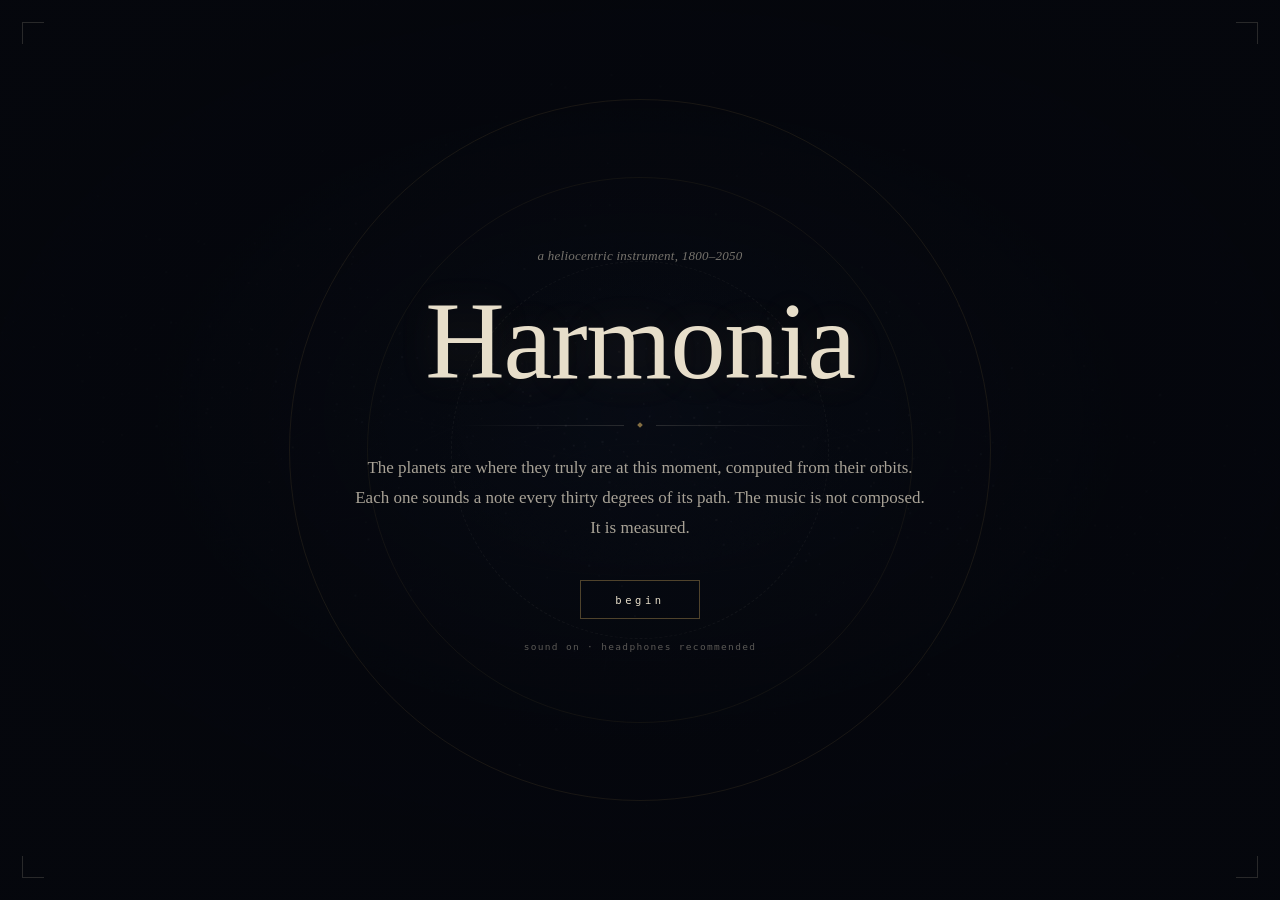
<file: DeepSeek-V4.1-Flash-1017/harmonia/index.html>
<!doctype html>
<html lang="en">
<head>
<meta charset="utf-8">
<meta name="viewport" content="width=device-width, initial-scale=1, viewport-fit=cover">
<meta name="color-scheme" content="dark">
<title>Harmonia — an instrument for the music of the spheres</title>
<meta name="description" content="A heliocentric instrument. Real planetary positions from Keplerian elements, sonified: every orbit sounds a note every thirty degrees.">
<link rel="icon" href="data:image/svg+xml,%3Csvg xmlns='http://www.w3.org/2000/svg' viewBox='0 0 32 32'%3E%3Crect width='32' height='32' fill='%2305070d'/%3E%3Ccircle cx='16' cy='16' r='10' fill='none' stroke='%23c8a45c' stroke-width='1'/%3E%3Ccircle cx='16' cy='16' r='3' fill='%23e7deca'/%3E%3C/svg%3E">
<style>
  :root{
    --void:#05070d;
    --bone:#e7deca;
    --gold:#c8a45c;
    --patina:#86a3a0;
    --ember:#b4654a;
    --line:rgba(231,222,202,.15);
    --line-dim:rgba(231,222,202,.075);
    --serif:"Iowan Old Style","Palatino Linotype",Palatino,"Book Antiqua",Baskerville,Georgia,serif;
    --mono:"SF Mono","IBM Plex Mono",Menlo,Consolas,monospace;
  }
  *{box-sizing:border-box}
  html,body{margin:0;height:100%;background:var(--void);color:var(--bone);overflow:hidden}
  body{font-family:var(--mono);-webkit-font-smoothing:antialiased;text-rendering:optimizeLegibility}
  button{font:inherit;color:inherit}

  #scene{position:fixed;inset:0;width:100%;height:100%;display:block;opacity:.55;transition:opacity 2.6s ease;touch-action:none}
  body.started #scene{opacity:1}

  #grain{
    position:fixed;inset:-20%;pointer-events:none;z-index:20;opacity:.055;mix-blend-mode:overlay;
    background-image:url("data:image/svg+xml,%3Csvg xmlns='http://www.w3.org/2000/svg' width='160' height='160'%3E%3Cfilter id='n'%3E%3CfeTurbulence type='fractalNoise' baseFrequency='.85' numOctaves='2' stitchTiles='stitch'/%3E%3C/filter%3E%3Crect width='100%25' height='100%25' filter='url(%23n)' opacity='.55'/%3E%3C/svg%3E");
    background-size:160px 160px;
  }
  #vignette{
    position:fixed;inset:0;pointer-events:none;z-index:19;
    background:radial-gradient(ellipse 78% 68% at 50% 48%, rgba(0,0,0,0) 38%, rgba(2,3,7,.42) 78%, rgba(2,3,7,.82) 100%);
  }

  /* ---------- gate ---------- */
  #gate{
    position:fixed;inset:0;z-index:60;display:grid;place-items:center;
    background:
      radial-gradient(ellipse 62% 56% at 50% 46%, rgba(8,12,22,.55), rgba(5,7,13,.86) 60%, rgba(5,7,13,.97) 100%);
    transition:opacity 1.6s ease, visibility 1.6s;
  }
  body.started #gate{opacity:0;visibility:hidden;pointer-events:none}
  #gate .orn{
    position:absolute;left:50%;top:50%;transform:translate(-50%,-50%);
    width:min(78vmin,760px);aspect-ratio:1;border-radius:50%;
    border:1px solid rgba(200,164,92,.10);
  }
  #gate .orn::before{
    content:"";position:absolute;inset:11%;border-radius:50%;border:1px solid rgba(200,164,92,.07);
  }
  #gate .orn::after{
    content:"";position:absolute;inset:23%;border-radius:50%;border:1px dashed rgba(231,222,202,.05);
  }
  .plate{position:relative;text-align:center;padding:0 28px;max-width:640px}
  .kicker{
    font-family:var(--serif);font-style:italic;font-size:13px;letter-spacing:.02em;
    color:rgba(231,222,202,.5);margin:0 0 26px;
  }
  .plate h1{
    font-family:var(--serif);font-weight:400;font-size:clamp(54px,8.6vw,116px);
    line-height:.94;letter-spacing:-.012em;margin:0;color:var(--bone);
    text-shadow:0 0 40px rgba(200,164,92,.12);
  }
  .rule{display:flex;align-items:center;justify-content:center;gap:14px;margin:30px auto 26px;width:min(360px,72vw)}
  .rule::before,.rule::after{content:"";height:1px;flex:1;background:linear-gradient(90deg,transparent,var(--line))}
  .rule::after{background:linear-gradient(90deg,var(--line),transparent)}
  .rule span{width:4px;height:4px;transform:rotate(45deg);background:var(--gold);opacity:.65}
  .lede{
    font-family:var(--serif);font-size:clamp(14px,1.35vw,17px);line-height:1.75;
    color:rgba(231,222,202,.72);margin:0 auto;max-width:34em;
  }
  #begin{
    margin:38px auto 0;display:block;padding:13px 34px 12px;
    background:transparent;border:1px solid rgba(200,164,92,.38);
    font-family:var(--mono);font-size:10.5px;letter-spacing:.34em;text-transform:lowercase;
    color:var(--bone);cursor:pointer;transition:background .45s ease,color .45s ease,border-color .45s ease;
  }
  #begin:hover,#begin:focus-visible{background:var(--gold);border-color:var(--gold);color:#0a0b0f;outline:none}
  #begin:focus-visible{box-shadow:0 0 0 2px #05070d,0 0 0 3px rgba(231,222,202,.5)}
  .fine{
    font-family:var(--mono);font-size:9.5px;letter-spacing:.14em;text-transform:lowercase;
    color:rgba(231,222,202,.38);margin:22px 0 0;
  }
  .corner{position:fixed;width:22px;height:22px;border:1px solid rgba(231,222,202,.16);pointer-events:none;z-index:61;transition:opacity 1.4s}
  .corner.tl{left:22px;top:22px;border-right:0;border-bottom:0}
  .corner.tr{right:22px;top:22px;border-left:0;border-bottom:0}
  .corner.bl{left:22px;bottom:22px;border-right:0;border-top:0}
  .corner.br{right:22px;bottom:22px;border-left:0;border-top:0}
  body.started .corner{opacity:.45}

  /* ---------- hud ---------- */
  #hud{position:fixed;inset:0;z-index:30;pointer-events:none}
  .mark{position:absolute;left:30px;top:26px;opacity:0;transition:opacity 2.4s ease .2s}
  .mark h1{
    margin:0;font-family:var(--serif);font-weight:400;font-size:20px;letter-spacing:.14em;
    text-transform:uppercase;color:rgba(231,222,202,.9);
  }
  .mark p{
    margin:7px 0 0;font-family:var(--serif);font-style:italic;font-size:12.5px;
    color:rgba(231,222,202,.42);letter-spacing:.01em;
  }
  .mark .sounding{
    margin:11px 0 0;font-family:var(--mono);font-size:9px;letter-spacing:.14em;
    color:rgba(200,164,92,0);transition:color .8s ease;min-height:12px;font-style:normal;
  }
  .mark .sounding.on{color:rgba(200,164,92,.78)}
  body.ui .mark{opacity:1}

  .controls{
    position:absolute;right:28px;top:24px;display:flex;gap:16px;align-items:center;
    opacity:0;transition:opacity 2s ease;pointer-events:auto;
  }
  body.ui .controls{opacity:1}
  .ctrl{
    background:none;border:0;padding:4px 0;cursor:pointer;
    font-family:var(--mono);font-size:9.5px;letter-spacing:.2em;text-transform:lowercase;
    color:rgba(231,222,202,.55);border-bottom:1px solid transparent;transition:color .3s,border-color .3s;
  }
  .ctrl:hover,.ctrl:focus-visible{color:var(--bone);border-bottom-color:rgba(200,164,92,.55);outline:none}
  .ctrl[aria-pressed="false"]{color:rgba(231,222,202,.24)}
  .ctrl[aria-pressed="true"]{color:var(--gold)}

  .table{
    position:absolute;left:30px;bottom:26px;width:318px;opacity:0;
    transition:opacity 2.2s ease .6s;
  }
  body.ui .table{opacity:1}
  .thead,#rows .r{
    display:grid;grid-template-columns:1.45fr .62fr .72fr .58fr;gap:6px;align-items:baseline;
  }
  .thead{
    padding-bottom:7px;border-bottom:1px solid var(--line-dim);
    font-size:8.5px;letter-spacing:.18em;text-transform:uppercase;color:rgba(231,222,202,.3);
  }
  .thead span:not(:first-child),#rows .r span:not(:first-child){text-align:right;font-variant-numeric:tabular-nums}
  #rows{margin-top:4px}
  .r{
    padding:3.5px 0;font-size:10px;color:rgba(231,222,202,.62);
    border-left:1px solid transparent;padding-left:7px;margin-left:-8px;
    transition:color .35s,border-color .35s,background .35s;
  }
  .r .nm{font-family:var(--serif);font-size:12.5px;letter-spacing:.02em;color:rgba(231,222,202,.82)}
  .r .st{color:rgba(134,163,160,.72)}
  .r.on{color:var(--bone);border-left-color:var(--gold);background:linear-gradient(90deg,rgba(200,164,92,.08),transparent)}
  .r.on .nm{color:var(--gold)}
  .r.hov{color:var(--bone);background:linear-gradient(90deg,rgba(231,222,202,.05),transparent)}
  .note{margin:9px 0 0;font-family:var(--serif);font-style:italic;font-size:10.5px;line-height:1.55;color:rgba(231,222,202,.28);max-width:32em}

  .timebar{
    position:absolute;left:50%;bottom:30px;transform:translateX(-50%);
    width:min(560px,46vw);opacity:0;transition:opacity 2s ease 1s;pointer-events:auto;
  }
  body.ui .timebar{opacity:1}
  .tbTop{display:flex;justify-content:space-between;align-items:baseline;margin-bottom:9px;gap:16px}
  #dateText{font-family:var(--serif);font-size:16px;letter-spacing:.02em;color:rgba(231,222,202,.84);font-variant-numeric:tabular-nums}
  #rateText{font-family:var(--mono);font-size:9px;letter-spacing:.16em;text-transform:lowercase;color:rgba(231,222,202,.34)}
  .rail{position:relative;height:22px;cursor:ew-resize;touch-action:none}
  .rail::before{
    content:"";position:absolute;left:0;right:0;top:10px;height:5px;
    background:repeating-linear-gradient(90deg,rgba(231,222,202,.22) 0 1px,transparent 1px 8px) 0 0/100% 5px no-repeat,
               linear-gradient(90deg,transparent,rgba(231,222,202,.16) 10%,rgba(231,222,202,.16) 90%,transparent) 0 2px/100% 1px no-repeat;
  }
  .railNow{position:absolute;top:3px;width:1px;height:14px;background:rgba(134,163,160,.75);left:75%}
  .railNow::after{
    content:"now";position:absolute;top:15px;left:50%;transform:translateX(-50%);
    font-size:7.5px;letter-spacing:.16em;text-transform:lowercase;color:rgba(134,163,160,.7)
  }
  #railMark{
    position:absolute;top:1px;left:50%;width:9px;height:9px;margin-left:-4px;transform:rotate(45deg);
    background:var(--gold);box-shadow:0 0 10px rgba(200,164,92,.55);transition:transform .15s;
  }
  .rail:active #railMark{transform:rotate(45deg) scale(1.25)}
  .railLabels{display:flex;justify-content:space-between;margin-top:11px;font-size:7.5px;letter-spacing:.14em;color:rgba(231,222,202,.24)}
  .tbBottom{display:flex;justify-content:space-between;align-items:center;margin-top:8px}
  .nowBtn{
    background:none;border:0;padding:0;cursor:pointer;
    font-family:var(--mono);font-size:8.5px;letter-spacing:.18em;text-transform:lowercase;
    color:rgba(231,222,202,.4);border-bottom:1px solid rgba(231,222,202,.14);
  }
  .nowBtn:hover,.nowBtn:focus-visible{color:var(--gold);border-color:rgba(200,164,92,.55);outline:none}
  .tbHint{font-family:var(--serif);font-style:italic;font-size:10.5px;color:rgba(231,222,202,.24)}

  .hints{
    position:absolute;right:30px;bottom:26px;width:250px;text-align:right;
    opacity:0;transition:opacity 2s ease 1.4s;
  }
  body.ui .hints{opacity:1}
  .hints p{margin:0;font-family:var(--mono);font-size:9px;line-height:1.85;letter-spacing:.07em;color:rgba(231,222,202,.42)}
  .hints .credit{font-family:var(--serif);font-style:italic;font-size:10px;letter-spacing:.01em;color:rgba(231,222,202,.32);margin-top:10px;line-height:1.5}
  .hints kbd{font-family:var(--mono);font-size:8.5px;color:rgba(231,222,202,.45);border:1px solid rgba(231,222,202,.14);padding:0 3px;border-radius:1px}

  #introline{
    position:fixed;left:50%;top:63%;transform:translate(-50%,-50%);
    font-family:var(--serif);font-style:italic;font-size:clamp(15px,1.7vw,21px);
    color:rgba(231,222,202,.66);letter-spacing:.02em;opacity:0;pointer-events:none;z-index:25;
    transition:opacity 2.2s ease;text-align:center;
  }

  body.clean .mark,body.clean .table,body.clean .timebar,body.clean .hints{opacity:0!important;pointer-events:none}
  body.clean .controls{opacity:.22}
  body.clean #introline{opacity:0}

  #fps{display:none}

  @media (max-width:1080px){
    .timebar{bottom:118px;width:min(560px,72vw)}
    .hints{width:200px}
    .table{width:280px}
  }
  @media (max-width:760px){
    .mark{left:20px;top:18px}
    .mark h1{font-size:15px}
    .mark p{font-size:11px;max-width:190px;line-height:1.5}
    .controls{right:18px;top:16px;gap:12px}
    .table{display:none}
    .hints{display:none}
    .timebar{bottom:26px;width:86vw}
    .corner{display:none}
    .tbHint{display:none}
  }
  @media (prefers-reduced-motion:reduce){
    #scene{transition-duration:.6s}
    #gate{transition-duration:.4s}
  }
</style>
</head>
<body>
<canvas id="scene" aria-label="Heliocentric view of the planets in their real current positions"></canvas>
<div id="vignette"></div>
<div id="grain"></div>
<div id="fps"></div>

<div id="hud" aria-hidden="true">
  <div class="mark">
    <h1>Harmonia</h1>
    <p>an instrument for the music of the spheres</p>
    <p class="sounding" id="sounding" aria-live="polite"></p>
  </div>

  <div class="controls">
    <button class="ctrl" id="btnSound" type="button" aria-pressed="true">sound</button>
    <button class="ctrl" id="btnHud" type="button" aria-pressed="true">view</button>
    <button class="ctrl" id="btnFull" type="button">full</button>
  </div>

  <div class="table">
    <div class="thead"><span>planet</span><span>r au</span><span>ω °/d</span><span>Δst</span></div>
    <div id="rows"></div>
    <p class="note">Δst is the planet's current angular rate measured against Earth's, in semitones. Radial scale is compressed; angles and rates are true. A gold thread appears whenever two orbits stand in a simple interval.</p>
  </div>

  <div class="timebar">
    <div class="tbTop">
      <span id="dateText">—</span>
      <span id="rateText">—</span>
    </div>
    <div class="rail" id="rail" role="slider" aria-label="Ephemeris date" aria-valuemin="1800" aria-valuemax="2050" tabindex="0">
      <div class="railNow" id="railNow"></div>
      <div id="railMark"></div>
    </div>
    <div class="railLabels"><span>1800</span><span>1850</span><span>1900</span><span>1950</span><span>2000</span><span>2050</span></div>
    <div class="tbBottom">
      <button class="nowBtn" id="nowBtn" type="button">return to now</button>
      <span class="tbHint">scroll alters the passage of time</span>
    </div>
  </div>

  <div class="hints">
    <p>drag to look &nbsp;·&nbsp; click a planet to sound it<br><kbd>space</kbd> pause &nbsp; <kbd>n</kbd> now &nbsp; <kbd>h</kbd> view &nbsp; <kbd>m</kbd> sound</p>
    <p class="credit">Positions from JPL approximate Keplerian elements, J2000 epoch, valid 1800–2050.</p>
  </div>
</div>

<div id="introline">Every note is an orbit.</div>

<div id="gate">
  <div class="orn"></div>
  <div class="plate">
    <p class="kicker">a heliocentric instrument, 1800–2050</p>
    <h1>Harmonia</h1>
    <div class="rule"><span></span></div>
    <p class="lede">The planets are where they truly are at this moment, computed from their orbits. Each one sounds a note every thirty degrees of its path. The music is not composed. It is measured.</p>
    <button id="begin" type="button">begin</button>
    <p class="fine">sound on · headphones recommended</p>
  </div>
  <div class="corner tl"></div><div class="corner tr"></div><div class="corner bl"></div><div class="corner br"></div>
</div>

<script>
(() => {
'use strict';

/* ------------------------------------------------------------------ */
/* utilities                                                           */
/* ------------------------------------------------------------------ */
const $ = s => document.querySelector(s);
const clamp = (v,a,b) => v < a ? a : v > b ? b : v;
const lerp = (a,b,t) => a + (b-a)*t;
const DEG = Math.PI/180;
const TAU = Math.PI*2;
const smoothstep = (a,b,x) => { const t = clamp((x-a)/(b-a),0,1); return t*t*(3-2*t); };
const easeInOut = t => t < .5 ? 2*t*t : 1 - Math.pow(-2*t+2,2)/2;
function mulberry32(a){ return function(){ a|=0; a=a+0x6D2B79F5|0; let t=Math.imul(a^a>>>15,1|a); t=t+Math.imul(t^t>>>7,61|t)^t; return ((t^t>>>14)>>>0)/4294967296; }; }
const rnd = mulberry32(0x5eed1a7);

const JD_UNIX_EPOCH = 2440587.5;
const nowJD = () => Date.now()/86400000 + JD_UNIX_EPOCH;
const JD_MIN = 2378497.0;   // 1800-01-01
const JD_MAX = 2469808.0;   // 2050-01-01
const fmtDate = jd => {
  const d = new Date((jd - JD_UNIX_EPOCH) * 86400000);
  const p = n => String(n).padStart(2,'0');
  return `${d.getUTCFullYear()}-${p(d.getUTCMonth()+1)}-${p(d.getUTCDate())} ${p(d.getUTCHours())}:${p(d.getUTCMinutes())} utc`;
};

/* ------------------------------------------------------------------ */
/* orbital elements — JPL approximate Keplerian elements, J2000,       */
/* valid 1800–2050 (Table 1). a in au, angles in degrees, rates /century*/
/* ------------------------------------------------------------------ */
const PLANETS = [
  { key:'mercury', name:'Mercury', a:0.38709927, e:0.20563593, I:7.00497902, L:252.25032350, w:77.45779628, o:48.33076593,
    da:0.00000037, de:0.00001906, dI:-0.00594749, dL:149472.67411175, dw:0.16047689, do:-0.12534081,
    color:'#b3a08b', rim:'#efe2c6', worldR:0.22 },
  { key:'venus', name:'Venus', a:0.72333566, e:0.00677672, I:3.39467605, L:181.97909950, w:131.60246718, o:76.67984255,
    da:0.00000390, de:-0.00004107, dI:-0.00078890, dL:58517.81538729, dw:0.00268329, do:-0.27769418,
    color:'#d3ba88', rim:'#f7ecca', worldR:0.30 },
  { key:'earth', name:'Earth', a:1.00000261, e:0.01671123, I:-0.00001531, L:100.46457166, w:102.93768193, o:0.0,
    da:0.00000562, de:-0.00004392, dI:-0.01294668, dL:35999.37244981, dw:0.32327364, do:0.0,
    color:'#7f9fb4', rim:'#d7e8f2', worldR:0.32 },
  { key:'mars', name:'Mars', a:1.52371034, e:0.09339410, I:1.84969142, L:-4.55343205, w:-23.94362959, o:49.55953891,
    da:0.00001847, de:0.00007882, dI:-0.00813131, dL:19140.30268499, dw:0.44441088, do:-0.29257343,
    color:'#b4654a', rim:'#e6a184', worldR:0.25 },
  { key:'jupiter', name:'Jupiter', a:5.20288700, e:0.04838624, I:1.30439695, L:34.39644051, w:14.72847983, o:100.47390909,
    da:-0.00011607, de:-0.00013253, dI:-0.00183714, dL:3034.74612775, dw:0.21252668, do:0.20469106,
    color:'#c3a578', rim:'#f0dfbd', worldR:0.58 },
  { key:'saturn', name:'Saturn', a:9.53667594, e:0.05386179, I:2.48599187, L:49.95424423, w:92.59887831, o:113.66242448,
    da:-0.00125060, de:-0.00050991, dI:0.00193609, dL:1222.49362201, dw:-0.41897216, do:-0.28867794,
    color:'#c8b98f', rim:'#f3e8c8', worldR:0.52, ring:true },
  { key:'uranus', name:'Uranus', a:19.18916464, e:0.04725744, I:0.77263783, L:313.23810451, w:170.95427630, o:74.01692503,
    da:-0.00196176, de:-0.00004397, dI:-0.00242939, dL:428.48202785, dw:0.40805281, do:0.04240589,
    color:'#88a6a8', rim:'#cfe4e1', worldR:0.40 },
  { key:'neptune', name:'Neptune', a:30.06992276, e:0.00859048, I:1.77004347, L:-55.12002969, w:44.96476227, o:131.78422574,
    da:0.00026291, de:0.00005105, dI:0.00035372, dL:218.45945325, dw:-0.32241464, do:-0.00508664,
    color:'#7f8fb8', rim:'#cdd9f0', worldR:0.38 },
];

const KM_PER_AU = 149597870.7;
const GAUSS_K2 = 0.0002959122082855911; // au^3 / day^2

function solveKepler(M, e){
  let E = M + e*Math.sin(M);
  for (let i=0;i<12;i++){
    const f = E - e*Math.sin(E) - M;
    const d = f / (1 - e*Math.cos(E));
    E -= d;
    if (Math.abs(d) < 1e-11) break;
  }
  return E;
}

/* returns heliocentric ecliptic position (au), true anomaly (rad),
   angular rate (rad/day), radius (au) */
function ephemeris(p, jd){
  const T = (jd - 2451545.0) / 36525;
  const a = p.a + p.da*T;
  const e = clamp(p.e + p.de*T, 0, .95);
  const I = (p.I + p.dI*T) * DEG;
  const L = (p.L + p.dL*T) * DEG;
  const wbar = (p.w + p.dw*T) * DEG;
  const O = (p.o + p.do*T) * DEG;
  const w = wbar - O;
  const M = ((L - wbar) % TAU + TAU) % TAU;

  const E = solveKepler(M, e);
  const cosE = Math.cos(E), sinE = Math.sin(E);
  const xv = a*(cosE - e);
  const yv = a*Math.sqrt(1-e*e)*sinE;
  const nu = Math.atan2(yv, xv);
  const r = Math.hypot(xv, yv);
  const h = Math.sqrt(GAUSS_K2 * a * (1-e*e));
  const omega = h / (r*r);

  const cw = Math.cos(w), sw = Math.sin(w);
  const xp = xv*cw - yv*sw;
  const yp = xv*sw + yv*cw;
  const cO = Math.cos(O), sO = Math.sin(O);
  const ci = Math.cos(I), si = Math.sin(I);
  const x1 = xp, y1 = yp*ci, z1 = yp*si;
  const X = x1*cO - y1*sO;
  const Y = x1*sO + y1*cO;
  const Z = z1;

  return { x:X, y:Y, z:Z, r, nu, omega, a, e };
}

/* radial compression for display: preserves each orbit's shape and tilt */
const displayScale = p => 5.15 * Math.pow(p.a, 0.5) / p.a;

function orbitPath(p){
  const pts = [];
  const S = displayScale(p);
  const e = p.e, a = p.a;
  const w = (p.w - p.o) * DEG, O = p.o * DEG, I = p.I * DEG;
  const cw = Math.cos(w), sw = Math.sin(w);
  const cO = Math.cos(O), sO = Math.sin(O);
  const ci = Math.cos(I), si = Math.sin(I);
  for (let i=0;i<=300;i++){
    const nu = i/300 * TAU;
    const r = a*(1-e*e)/(1+e*Math.cos(nu));
    const xv = r*Math.cos(nu), yv = r*Math.sin(nu);
    const xp = xv*cw - yv*sw, yp = xv*sw + yv*cw;
    const x1 = xp, y1 = yp*ci, z1 = yp*si;
    pts.push([(x1*cO - y1*sO)*S, (x1*sO + y1*cO)*S, z1*S]);
  }
  return pts;
}

/* ------------------------------------------------------------------ */
/* audio                                                               */
/* ------------------------------------------------------------------ */
const Sound = {
  ctx:null, master:null, dry:null, wet:null, padGain:null, enabled:true, ready:false, lastAuto:0,

  init(){
    if (this.ctx) return;
    const AC = window.AudioContext || window.webkitAudioContext;
    if (!AC) return;
    const ctx = new AC();
    this.ctx = ctx;

    const comp = ctx.createDynamicsCompressor();
    comp.threshold.value = -16; comp.knee.value = 24; comp.ratio.value = 3.5;
    comp.attack.value = .01; comp.release.value = .35;
    comp.connect(ctx.destination);

    this.master = ctx.createGain();
    this.master.gain.value = 0;
    this.master.connect(comp);

    const conv = ctx.createConvolver();
    conv.buffer = this.impulse(3.6, 2.4);
    this.wet = ctx.createGain(); this.wet.gain.value = .52; this.wet.connect(conv); conv.connect(this.master);

    this.dry = ctx.createGain(); this.dry.gain.value = .5; this.dry.connect(this.master);
    this.analyser = ctx.createAnalyser(); this.analyser.fftSize = 1024;
    this.master.connect(this.analyser);

    this.master.gain.setTargetAtTime(this.enabled ? .82 : 0, ctx.currentTime, 2.4);
    this.startPad();
    this.ready = true;
  },

  impulse(seconds, decay){
    const ctx = this.ctx, len = Math.floor(ctx.sampleRate*seconds);
    const buf = ctx.createBuffer(2, len, ctx.sampleRate);
    for (let ch=0; ch<2; ch++){
      const d = buf.getChannelData(ch);
      for (let i=0;i<len;i++){
        const t = i/len;
        d[i] = (Math.random()*2-1) * Math.pow(1-t, decay) * (i < 90 ? i/90 : 1);
      }
    }
    return buf;
  },

  startPad(){
    const ctx = this.ctx;
    this.padGain = ctx.createGain();
    this.padGain.gain.value = 0;
    const lp = ctx.createBiquadFilter();
    lp.type = 'lowpass'; lp.frequency.value = 260; lp.Q.value = .5;
    this.padFilter = lp;
    this.padGain.connect(lp); lp.connect(this.dry); lp.connect(this.wet);

    const base = [36.71, 73.42, 110.0, 146.83, 220.0];
    const amps = [.055, .045, .026, .019, .009];
    base.forEach((f, i) => {
      const o = ctx.createOscillator();
      o.type = 'sine'; o.frequency.value = f;
      o.detune.value = (i%2 ? 4 : -4);
      const g = ctx.createGain(); g.gain.value = amps[i];
      const lfo = ctx.createOscillator(); lfo.frequency.value = .021 + i*.013;
      const lg = ctx.createGain(); lg.gain.value = amps[i]*.55;
      lfo.connect(lg); lg.connect(g.gain);
      o.connect(g); g.connect(this.padGain);
      o.start(); lfo.start();
    });

    // air
    const len = ctx.sampleRate*6;
    const air = ctx.createBuffer(1, len, ctx.sampleRate);
    const ad = air.getChannelData(0);
    for (let i=0;i<len;i++) ad[i] = Math.random()*2-1;
    const src = ctx.createBufferSource(); src.buffer = air; src.loop = true;
    const bp = ctx.createBiquadFilter(); bp.type='bandpass'; bp.frequency.value=520; bp.Q.value=.6;
    const ag = ctx.createGain(); ag.gain.value = .012;
    const alfo = ctx.createOscillator(); alfo.frequency.value=.043;
    const alg = ctx.createGain(); alg.gain.value=.008;
    alfo.connect(alg); alg.connect(ag.gain);
    this.airGain = ag;
    src.connect(bp); bp.connect(ag); ag.connect(this.dry); ag.connect(this.wet);
    src.start(); alfo.start();

    this.padGain.gain.setTargetAtTime(1, ctx.currentTime, 7);
  },

  bell(freq, pan, vel, when=0){
    if (!this.ready || !this.enabled) return;
    const ctx = this.ctx;
    const t0 = Math.max(ctx.currentTime + .02, when);
    const panner = ctx.createStereoPanner ? ctx.createStereoPanner() : null;
    const out = ctx.createGain(); out.gain.value = 1;
    if (panner){ panner.pan.value = clamp(pan, -1, 1); out.connect(panner); panner.connect(this.dry); panner.connect(this.wet); }
    else { out.connect(this.dry); out.connect(this.wet); }

    const partials = [[1,.5,7.0],[2.02,.24,4.0],[3.01,.13,2.6],[4.18,.075,1.7],[5.43,.045,1.1]];
    for (const [ratio, amp, dec] of partials){
      const o = ctx.createOscillator(); o.type='sine'; o.frequency.value = freq*ratio;
      const g = ctx.createGain();
      const peak = Math.max(0.0002, amp*vel*0.14);
      g.gain.setValueAtTime(0.0001, t0);
      g.gain.exponentialRampToValueAtTime(peak, t0+0.013);
      g.gain.exponentialRampToValueAtTime(0.0001, t0+dec);
      o.connect(g); g.connect(out);
      o.start(t0); o.stop(t0+dec+0.15);
    }

    // strike
    const nlen = Math.floor(ctx.sampleRate*0.035);
    const nb = ctx.createBuffer(1, nlen, ctx.sampleRate);
    const nd = nb.getChannelData(0);
    for (let i=0;i<nlen;i++) nd[i] = (Math.random()*2-1) * Math.pow(1-i/nlen, 2.2);
    const ns = ctx.createBufferSource(); ns.buffer = nb;
    const nf = ctx.createBiquadFilter(); nf.type='bandpass'; nf.frequency.value = clamp(freq*7, 900, 5200); nf.Q.value = 1.2;
    const ng = ctx.createGain(); ng.gain.value = .05*vel;
    ns.connect(nf); nf.connect(ng); ng.connect(out);
    ns.start(t0);
  },

  setEnabled(on){
    this.enabled = on;
    if (this.ready) this.master.gain.setTargetAtTime(on ? .82 : 0, this.ctx.currentTime, .35);
  },

  // the passage of time itself has a voice: faster time opens the drone
  setTempo(rate, paused){
    if (!this.ready) return;
    const t = this.ctx.currentTime;
    const k = paused ? 0 : clamp(Math.log2(rate/2)/7, 0, 1);
    this.padFilter.frequency.setTargetAtTime(240 + k*880, t, .55);
    this.airGain.gain.setTargetAtTime(.010 + k*.022, t, .55);
  }
};

/* ------------------------------------------------------------------ */
/* scene state                                                         */
/* ------------------------------------------------------------------ */
const canvas = $('#scene');
const ctx = canvas.getContext('2d', { alpha:false });

const view = { w:0, h:0, dpr:1, focal:0, cx:0, cy:0, camR:58, camAz:2.15, camEl:.34, baseR:58 };
const state = {
  started:false, t:0, introT:0, startTime:0, reduced:matchMedia('(prefers-reduced-motion: reduce)').matches,
  simJD: nowJD(), rate:2, paused:false, scrubbing:false,
  pointer:{x:-1,y:-1,inside:false}, hover:-1, active:-1, activeUntil:0,
  uiVisible:true,
};

const orbits = PLANETS.map(p => orbitPath(p));
const stars = [], dust = [];

function buildField(){
  // zodiacal band + field stars
  for (let i=0;i<9000;i++){
    const band = i < 5200;
    let u = rnd()*2-1;
    if (band) u = (rnd()+rnd()+rnd()-1.5)*0.22;
    const th = rnd()*TAU;
    const s = Math.sqrt(Math.max(0,1-u*u));
    const R = 420;
    let x = R*s*Math.cos(th), y = R*s*Math.sin(th), z = R*u*0.55;
    // tilt the band to the ecliptic
    const y2 = y*Math.cos(.36) - z*Math.sin(.36);
    const z2 = y*Math.sin(.36) + z*Math.cos(.36);
    const m = Math.pow(rnd(), 1.75);
    const warm = rnd() < .18;
    stars.push({ x, y:y2, z:z2, m, warm, ph: rnd()*TAU, sp: .2+rnd()*1.1, cross: m > .82 });
  }
  for (let i=0;i<440;i++){
    const rr = 7 + Math.pow(rnd(), .65)*52;
    const th = rnd()*TAU;
    dust.push({ x:Math.cos(th)*rr, y:Math.sin(th)*rr, z:(rnd()*2-1)*7, sz:.4+rnd()*1.1, ph:rnd()*TAU, sp:.05+rnd()*.16, a:.06+rnd()*.18 });
  }
}
buildField();

/* ------------------------------------------------------------------ */
/* camera / projection                                                 */
/* ------------------------------------------------------------------ */
let cam = { px:0, py:0, pz:0, fx:0, fy:0, fz:0, rx:0, ry:0, rz:0, ux:0, uy:0, uz:0 };

function setupCamera(){
  const breathe = (state.started && !state.reduced) ? 1 + 0.016*Math.sin(state.t*0.11) : 1;
  const R = view.camR*breathe;
  const ce = Math.cos(view.camEl), se = Math.sin(view.camEl);
  const px = R*ce*Math.cos(view.camAz), py = R*ce*Math.sin(view.camAz), pz = R*se;
  const tx = 0, ty = 0, tz = 1.4;
  let fx = tx-px, fy = ty-py, fz = tz-pz;
  const fl = Math.hypot(fx,fy,fz) || 1; fx/=fl; fy/=fl; fz/=fl;
  // right = f x up(0,0,1)
  let rx = fy*1 - fz*0, ry = fz*0 - fx*1, rz = 0;
  const rl = Math.hypot(rx,ry,rz) || 1; rx/=rl; ry/=rl; rz/=rl;
  // up = right x forward
  const ux = ry*fz - rz*fy, uy = rz*fx - rx*fz, uz = rx*fy - ry*fx;
  cam = { px,py,pz, fx,fy,fz, rx,ry,rz, ux,uy,uz };
}

function project(x,y,z){
  const dx = x-cam.px, dy = y-cam.py, dz = z-cam.pz;
  const zc = dx*cam.fx + dy*cam.fy + dz*cam.fz;
  if (zc < .8) return null;
  const xc = dx*cam.rx + dy*cam.ry + dz*cam.rz;
  const yc = dx*cam.ux + dy*cam.uy + dz*cam.uz;
  const k = view.focal / zc;
  return { x: view.cx + xc*k, y: view.cy - yc*k, z: zc, k };
}

/* ------------------------------------------------------------------ */
/* planet state                                                        */
/* ------------------------------------------------------------------ */
let bodies = [];
let lastNuIndex = PLANETS.map(()=>0);
const plucks = [];      // {i, t0, screen?}
const trails = PLANETS.map(()=>[]);
let lastTrailAt = 0;
const soundQueue = [];
const autoHistory = {}; // per-planet last note time

const PENTA = [0,3,5,7,10];
const scaleFreq = idx => {
  const oct = Math.floor(idx/5), st = PENTA[((idx%5)+5)%5];
  return 146.832 * Math.pow(2, oct + st/12);
};
const NOTE_NAMES = ['D','F','G','A','C'];
const pitchFor = omega => {
  const { f, t } = freqForOmega(omega);
  const idx = Math.round(t*15);
  const semis = Math.floor(idx/5)*12 + [0,3,5,7,10][idx%5];
  const octave = 3 + Math.floor((semis + 2)/12);
  return { f, name: NOTE_NAMES[idx%5] + octave };
};
const freqForOmega = omega => {
  const lo = Math.log2(9e-5), hi = Math.log2(0.13);
  const t = clamp((Math.log2(Math.max(omega,1e-7)) - lo)/(hi-lo), 0, 1);
  return { f: scaleFreq(Math.round(t*15)), t };
};

function updateBodies(){
  const jd = state.simJD;
  bodies = PLANETS.map((p,i) => {
    const ep = ephemeris(p, jd);
    const S = displayScale(p);
    const idx = Math.floor(ep.nu / (Math.PI/6));
    if (idx !== lastNuIndex[i] && state.started){
      lastNuIndex[i] = idx;
      const now = performance.now();
      if (!autoHistory[i] || now - autoHistory[i] > 1300){
        autoHistory[i] = now;
        soundQueue.push({ i, t: now });
        if (soundQueue.length > 12) soundQueue.shift();
      }
    } else {
      lastNuIndex[i] = idx;
    }
    return {
      i, p, ep,
      x: ep.x*S, y: ep.y*S, z: ep.z*S,
      r: ep.r, omega: ep.omega, a: ep.a,
      screen: null,
    };
  });

  if (state.started){
    const tm = performance.now();
    if (tm - lastTrailAt > 45){
      lastTrailAt = tm;
      bodies.forEach((b,i)=>{
        const tr = trails[i];
        tr.push({ t:tm, x:b.x, y:b.y, z:b.z });
        while (tr.length > 110) tr.shift();
      });
    }
  }
}

/* ------------------------------------------------------------------ */
/* rendering                                                           */
/* ------------------------------------------------------------------ */

function draw(t, dt){
  const w = view.w, h = view.h;
  const nowMs = performance.now();
  ctx.globalCompositeOperation = 'source-over';
  ctx.fillStyle = '#05070d';
  ctx.fillRect(0,0,w,h);

  const intro = state.started ? clamp(state.introT, 0, 60) : 0;
  const ignite = state.started ? smoothstep(2.4, 6.0, intro) : 0;
  const starA = state.started ? smoothstep(0.2, 4.2, intro) : 0.55;

  // background nebular wash
  const bgg = ctx.createRadialGradient(w*.5, h*.52, 0, w*.5, h*.52, Math.max(w,h)*.62);
  bgg.addColorStop(0, 'rgba(28,40,62,.22)');
  bgg.addColorStop(.45, 'rgba(12,18,32,.10)');
  bgg.addColorStop(1, 'rgba(5,7,13,0)');
  ctx.fillStyle = bgg; ctx.fillRect(0,0,w,h);

  // stars
  ctx.globalCompositeOperation = 'lighter';
  for (const s of stars){
    const pr = project(s.x, s.y, s.z);
    if (!pr || pr.x < -20 || pr.x > w+20 || pr.y < -20 || pr.y > h+20) continue;
    const tw = .72 + .28*Math.sin(t*s.sp + s.ph);
    const a = (0.17 + s.m*0.78) * tw * starA * clamp(1 - pr.z/900, .25, 1);
    if (a <= 0.004) continue;
    ctx.fillStyle = s.warm ? `rgba(238,214,178,${a})` : `rgba(214,226,240,${a*.92})`;
    const sz = .6 + s.m*1.5;
    ctx.fillRect(pr.x, pr.y, sz, sz);
    if (s.cross && a > .35){
      const L = 5 + s.m*9;
      ctx.strokeStyle = s.warm ? `rgba(238,214,178,${a*.22})` : `rgba(214,226,240,${a*.2})`;
      ctx.lineWidth = .6;
      ctx.beginPath();
      ctx.moveTo(pr.x-L, pr.y); ctx.lineTo(pr.x+L, pr.y);
      ctx.moveTo(pr.x, pr.y-L*.55); ctx.lineTo(pr.x, pr.y+L*.55);
      ctx.stroke();
    }
  }
  ctx.globalCompositeOperation = 'source-over';

  // dust
  for (const d of dust){
    const px = d.x + Math.sin(t*d.sp + d.ph)*1.6;
    const py = d.y + Math.cos(t*d.sp*.8 + d.ph)*1.6;
    const pr = project(px, py, d.z);
    if (!pr || pr.x<0 || pr.x>w || pr.y<0 || pr.y>h) continue;
    const a = d.a * clamp(1 - pr.z/160, .05, 1) * (state.started?1:0);
    ctx.fillStyle = `rgba(231,222,202,${a})`;
    ctx.fillRect(pr.x, pr.y, d.sz, d.sz);
  }

  // reference spokes
  if (starA > 0){
    ctx.strokeStyle = `rgba(231,222,202,${.045*starA})`;
    ctx.lineWidth = .6;
    for (let k=0;k<12;k++){
      const th = k/12*TAU;
      const a1 = project(Math.cos(th)*3.4, Math.sin(th)*3.4, 0);
      const a2 = project(Math.cos(th)*33, Math.sin(th)*33, 0);
      if (!a1 || !a2) continue;
      ctx.beginPath(); ctx.moveTo(a1.x,a1.y); ctx.lineTo(a2.x,a2.y); ctx.stroke();
    }
  }

  setupCamera();
  updateBodies();

  // project bodies
  for (const b of bodies) b.screen = project(b.x, b.y, b.z);

  // engraved ecliptic plate
  if (starA > 0){
    ctx.strokeStyle = `rgba(231,222,202,${.05*starA})`;
    ctx.lineWidth = .6;
    for (const R of [7,14,21,32.6]){
      ctx.beginPath();
      let began = false;
      for (let k=0;k<=120;k++){
        const a2 = k/120*TAU;
        const pr = project(Math.cos(a2)*R, Math.sin(a2)*R, 0);
        if (!pr){ began=false; continue; }
        if (!began){ ctx.moveTo(pr.x,pr.y); began=true; } else ctx.lineTo(pr.x,pr.y);
      }
      ctx.stroke();
    }
    for (let k=0;k<180;k++){
      const a2 = k/180*TAU;
      const len = (k%15===0) ? 1.25 : (k%5===0 ? .7 : .32);
      const p1 = project(Math.cos(a2)*32.6, Math.sin(a2)*32.6, 0);
      const p2 = project(Math.cos(a2)*(32.6+len), Math.sin(a2)*(32.6+len), 0);
      if (!p1 || !p2) continue;
      ctx.strokeStyle = `rgba(231,222,202,${(k%15===0?.13:.06)*starA})`;
      ctx.beginPath(); ctx.moveTo(p1.x,p1.y); ctx.lineTo(p2.x,p2.y); ctx.stroke();
    }
  }

  // orbits
  const drawOrder = [7,6,5,4,3,2,1,0];
  for (const i of drawOrder){
    const b = bodies[i];
    const p = b.p;
    const prog = state.started ? clamp((intro - 1.1 - (7-i)*0.28)/3.4, 0, 1) : 0;
    if (prog <= 0) continue;
    const pl = plucks.filter(q => q.i === i);
    let env = 0, age = 0;
    if (pl.length){ const q = pl[pl.length-1]; age = (performance.now()-q.t0)/1000; env = Math.exp(-age*1.9); }
    const pts = orbits[i];
    const count = Math.min(pts.length-1, Math.floor(pts.length * easeInOut(prog)));
    ctx.beginPath();
    let started = false;
    for (let k=0;k<=count;k++){
      const q = pts[k];
      let zz = q[2];
      if (env > .01) zz += Math.sin(k/300*TAU*7 - age*15) * 0.16 * env;
      const pr = project(q[0], q[1], zz);
      if (!pr){ started = false; continue; }
      if (!started){ ctx.moveTo(pr.x, pr.y); started = true; }
      else ctx.lineTo(pr.x, pr.y);
    }
    ctx.strokeStyle = `rgba(230,218,188,${0.16 + (i===3?0.03:0)})`;
    ctx.lineWidth = .75;
    ctx.stroke();

    // orbit glow near the planet / on pluck
    if (env > .01){
      ctx.strokeStyle = hexA(p.color, .28*env);
      ctx.lineWidth = 2.2;
      ctx.stroke();
    }

    // the lit arc around the body's present position
    if (prog > .98){
      const idx = ((b.ep.nu / TAU) * 300 + 300) % 300;
      for (const [spread, alpha, width, tone] of [[46, .10, 2.8, p.color], [22, .19, 1.5, p.color], [9, .46, .8, p.rim]]){
        ctx.beginPath();
        let began = false;
        for (let d=-spread; d<=spread; d+=2){
          const k2 = Math.round(idx + d);
          const q = pts[((k2%300)+300)%300];
          const pr = project(q[0], q[1], q[2]);
          if (!pr){ began = false; continue; }
          if (!began){ ctx.moveTo(pr.x, pr.y); began = true; }
          else ctx.lineTo(pr.x, pr.y);
        }
        ctx.strokeStyle = hexA(tone, alpha);
        ctx.lineWidth = width;
        ctx.stroke();
      }
    }

    // graduations — the thirty-degree points where a note sounds
    const div = 12;
    const S = displayScale(p);
    const ww = (p.w-p.o)*DEG, OO = p.o*DEG, II = p.I*DEG;
    const cw=Math.cos(ww), sw=Math.sin(ww), cO=Math.cos(OO), sO=Math.sin(OO), ci=Math.cos(II), si=Math.sin(II);
    for (let k=0;k<div;k++){
      const nu = k/div*TAU;
      const rr = p.a*(1-p.e*p.e)/(1+p.e*Math.cos(nu));
      const xv = rr*Math.cos(nu), yv = rr*Math.sin(nu);
      const xp = xv*cw - yv*sw, yp = xv*sw + yv*cw;
      const x1 = xp, y1 = yp*ci, z1 = yp*si;
      const X = (x1*cO - y1*sO)*S, Y = (x1*sO + y1*cO)*S, Z = z1*S;
      const d = Math.hypot(X,Y,Z) || 1;
      const tick = ((k%3===0) ? 0.30 : 0.15) * easeInOut(prog);
      const p1 = project(X, Y, Z);
      const p2b = project(X + X/d*tick, Y + Y/d*tick, Z + Z/d*tick);
      if (!p1 || !p2b) continue;
      ctx.beginPath(); ctx.moveTo(p1.x,p1.y); ctx.lineTo(p2b.x,p2b.y);
      ctx.strokeStyle = `rgba(231,222,202,${(k%3===0?.22:.11)*prog})`;
      ctx.lineWidth = .6; ctx.stroke();
      ctx.fillStyle = `rgba(231,222,202,${(k%3===0?.24:.12)*prog})`;
      ctx.beginPath(); ctx.arc(p2b.x, p2b.y, k%3===0 ? 1.15 : .8, 0, TAU); ctx.fill();
    }
  }

  // consonance web — pairs of orbits momentarily standing in a simple interval
  drawConsonance(nowMs, intro);

  // trails — the recent path of each body
  drawTrails(nowMs, intro);

  // sun
  const sun = project(0,0,0);
  if (sun && ignite > 0){
    const rad = clamp(view.focal*1.02/sun.z, 2.2, 38);
    ctx.globalCompositeOperation = 'lighter';

    // flattened ecliptic haze
    ctx.save();
    ctx.translate(sun.x, sun.y);
    ctx.scale(1, .34);
    const haze = ctx.createRadialGradient(0,0,0,0,0,rad*26);
    haze.addColorStop(0, `rgba(255,222,162,${.20*ignite})`);
    haze.addColorStop(.3, `rgba(226,178,110,${.07*ignite})`);
    haze.addColorStop(.7, `rgba(160,120,80,${.02*ignite})`);
    haze.addColorStop(1, 'rgba(120,90,60,0)');
    ctx.fillStyle = haze;
    ctx.beginPath(); ctx.arc(0,0,rad*26,0,TAU); ctx.fill();
    ctx.restore();

    // tight halo
    const halo = ctx.createRadialGradient(sun.x, sun.y, 0, sun.x, sun.y, rad*8);
    halo.addColorStop(0, `rgba(255,244,216,${.75*ignite})`);
    halo.addColorStop(.14, `rgba(255,214,150,${.40*ignite})`);
    halo.addColorStop(.42, `rgba(226,168,96,${.09*ignite})`);
    halo.addColorStop(1, 'rgba(150,110,70,0)');
    ctx.fillStyle = halo;
    ctx.beginPath(); ctx.arc(sun.x, sun.y, rad*8, 0, TAU); ctx.fill();

    // corona rays
    ctx.save();
    ctx.translate(sun.x, sun.y);
    ctx.rotate(t*.010);
    for (let k=0;k<96;k++){
      const a = k/96*TAU;
      const len = rad*(3.0 + 6.0*Math.abs(Math.sin(k*12.9898 + t*.11)))*ignite;
      const al = (.012 + .034*Math.abs(Math.sin(k*3.7 + t*.17)))*ignite;
      ctx.strokeStyle = `rgba(255,224,170,${al})`;
      ctx.lineWidth = k%8===0 ? 1.0 : .5;
      ctx.beginPath();
      ctx.moveTo(Math.cos(a)*rad*1.05, Math.sin(a)*rad*1.05);
      ctx.lineTo(Math.cos(a)*len, Math.sin(a)*len);
      ctx.stroke();
    }
    ctx.restore();

    // core disc
    const core = ctx.createRadialGradient(sun.x-rad*.2, sun.y-rad*.2, 0, sun.x, sun.y, rad*1.05);
    core.addColorStop(0, `rgba(255,253,246,${ignite})`);
    core.addColorStop(.6, `rgba(255,239,204,${.98*ignite})`);
    core.addColorStop(.92, `rgba(244,202,132,${.9*ignite})`);
    core.addColorStop(1, `rgba(220,170,100,${.35*ignite})`);
    ctx.fillStyle = core;
    ctx.beginPath(); ctx.arc(sun.x, sun.y, rad, 0, TAU); ctx.fill();

    // engraved medallion ring
    ctx.strokeStyle = `rgba(200,164,92,${.30*ignite})`;
    ctx.lineWidth = .6;
    ctx.beginPath(); ctx.arc(sun.x, sun.y, rad*1.55, 0, TAU); ctx.stroke();
    ctx.strokeStyle = `rgba(231,222,202,${.10*ignite})`;
    for (let k=0;k<24;k++){
      const a = k/24*TAU;
      ctx.beginPath();
      ctx.moveTo(sun.x+Math.cos(a)*rad*1.55, sun.y+Math.sin(a)*rad*1.55);
      ctx.lineTo(sun.x+Math.cos(a)*rad*1.78, sun.y+Math.sin(a)*rad*1.78);
      ctx.stroke();
    }
    ctx.globalCompositeOperation = 'source-over';
  }

  // pluck rays & pulses (behind planets)
  ctx.globalCompositeOperation = 'lighter';
  for (const q of plucks){
    const age = (nowMs - q.t0)/1000;
    if (age > 2.6) continue;
    const b = bodies[q.i];
    if (!b || !b.screen || !sun) continue;
    const fade = Math.exp(-age*1.25);
    // ray from sun to planet
    const g = ctx.createLinearGradient(sun.x, sun.y, b.screen.x, b.screen.y);
    g.addColorStop(0, hexA(b.p.rim, .02*fade));
    g.addColorStop(.75, hexA(b.p.rim, .20*fade));
    g.addColorStop(1, hexA(b.p.rim, .42*fade));
    ctx.strokeStyle = g;
    ctx.lineWidth = 1 + 1.4*fade;
    ctx.beginPath(); ctx.moveTo(sun.x, sun.y); ctx.lineTo(b.screen.x, b.screen.y); ctx.stroke();

    const rr = 6 + age*46;
    ctx.strokeStyle = hexA(b.p.rim, .35*fade);
    ctx.lineWidth = 1;
    ctx.beginPath(); ctx.arc(b.screen.x, b.screen.y, rr, 0, TAU); ctx.stroke();
    ctx.strokeStyle = hexA(b.p.rim, .16*fade);
    ctx.beginPath(); ctx.arc(b.screen.x, b.screen.y, rr*1.55, 0, TAU); ctx.stroke();

    // a ripple crossing the ecliptic
    const wr = 3.2 + age*24;
    ctx.beginPath();
    let began = false;
    for (let k=0;k<=96;k++){
      const a2 = k/96*TAU;
      const pr = project(Math.cos(a2)*wr, Math.sin(a2)*wr, 0);
      if (!pr){ began = false; continue; }
      if (!began){ ctx.moveTo(pr.x, pr.y); began = true; }
      else ctx.lineTo(pr.x, pr.y);
    }
    ctx.strokeStyle = hexA(b.p.rim, .13*fade);
    ctx.lineWidth = 1;
    ctx.stroke();
  }
  ctx.globalCompositeOperation = 'source-over';

  // planets, painter-sorted
  const sorted = bodies.filter(b=>b.screen).slice().sort((a,b)=>b.screen.z - a.screen.z);
  const appearMap = {};
  for (const b of sorted){
    const s = b.screen;
    const prog = state.started ? clamp((intro - 1.1 - (7-b.i)*0.28)/3.4, 0, 1) : 0;
    if (prog < .55) continue;
    const appear = smoothstep(.55, 1, prog);
    const pl = plucks.filter(q=>q.i===b.i);
    let glow = 0;
    if (pl.length){ const age = (nowMs-pl[pl.length-1].t0)/1000; glow = Math.exp(-age*2.2); }
    const isHover = state.hover === b.i;
    const isActive = (nowMs < state.activeUntil && state.active === b.i) || glow > .12;

    const rr = Math.max(1.6, b.p.worldR * s.k * 1.1) * appear;
    appearMap[b.i] = appear;
    const lightDir = Math.atan2((sun?sun.y:s.y)-s.y, (sun?sun.x:s.x)-s.x);

    // glow
    ctx.globalCompositeOperation = 'lighter';
    const gg = ctx.createRadialGradient(s.x, s.y, 0, s.x, s.y, rr*(5+glow*5));
    gg.addColorStop(0, hexA(b.p.color, .35*appear*(0.6+glow)));
    gg.addColorStop(.35, hexA(b.p.color, .10*appear*(0.6+glow)));
    gg.addColorStop(1, hexA(b.p.color, 0));
    ctx.fillStyle = gg;
    ctx.beginPath(); ctx.arc(s.x, s.y, rr*(5+glow*5), 0, TAU); ctx.fill();
    ctx.globalCompositeOperation = 'source-over';

    // saturn ring (behind)
    if (b.p.ring){
      drawRing(b, s, rr, false, appear);
    }

    // sphere with terminator
    const lx = s.x + Math.cos(lightDir)*rr*.55;
    const ly = s.y + Math.sin(lightDir)*rr*.55;
    const sg = ctx.createRadialGradient(lx, ly, rr*.1, s.x, s.y, rr*1.18);
    sg.addColorStop(0, b.p.rim);
    sg.addColorStop(.42, b.p.color);
    sg.addColorStop(.86, shade(b.p.color, -.72));
    sg.addColorStop(1, shade(b.p.color, -.9));
    ctx.fillStyle = sg;
    ctx.beginPath(); ctx.arc(s.x, s.y, rr, 0, TAU); ctx.fill();

    // rim light
    ctx.strokeStyle = hexA(b.p.rim, .38*appear);
    ctx.lineWidth = .6;
    ctx.beginPath(); ctx.arc(s.x, s.y, rr+.2, 0, TAU); ctx.stroke();

    if (b.p.ring) drawRing(b, s, rr, true, appear);

    // hover ring
    if (isHover || glow > .05){
      ctx.strokeStyle = hexA(b.p.rim, .28 + .35*glow);
      ctx.lineWidth = .7;
      ctx.beginPath(); ctx.arc(s.x, s.y, rr+7+glow*6, 0, TAU); ctx.stroke();
    }

  }

  // labels, laid out with leader lines and collision avoidance
  drawLabels(sun, appearMap, nowMs);

  // instrument reticle
  if (state.uiVisible && state.started){
    drawReticle(t, intro);
  }

  // title line on intro
  // (handled by DOM)
}

const INTERVAL_NAMES = {0:'unison',3:'minor third',4:'major third',5:'perfect fourth',7:'perfect fifth',9:'major sixth'};

function drawConsonance(nowMs, intro){
  if (!state.started || intro < 9) return;
  const links = [];
  for (let i=0;i<bodies.length;i++){
    for (let j=i+1;j<bodies.length;j++){
      const a = bodies[i], b = bodies[j];
      if (!a.screen || !b.screen) continue;
      const st = 12*Math.log2(a.omega / b.omega);
      const near = Math.round(st);
      const err = Math.abs(st - near);
      if (err > 0.085) continue;
      const iv = ((near % 12) + 12) % 12;
      if (!(iv in INTERVAL_NAMES)) continue;
      if (Math.hypot(a.screen.x-b.screen.x, a.screen.y-b.screen.y) < 70) continue;
      links.push({ a, b, err, iv, oct: Math.floor(near/12) });
    }
  }
  if (!links.length) return;
  links.sort((x,y)=>x.err-y.err);
  ctx.globalCompositeOperation = 'lighter';
  for (const L of links.slice(0,3)){
    const strength = (1 - L.err/0.085) * (0.42 + 0.08*Math.sin(nowMs*.0016));
    const cx2 = (L.a.screen.x+L.b.screen.x)/2 + (L.b.screen.y-L.a.screen.y)*0.12;
    const cy2 = (L.a.screen.y+L.b.screen.y)/2 - (L.b.screen.x-L.a.screen.x)*0.12;
    ctx.beginPath();
    ctx.moveTo(L.a.screen.x, L.a.screen.y);
    ctx.quadraticCurveTo(cx2, cy2, L.b.screen.x, L.b.screen.y);
    ctx.strokeStyle = `rgba(214,178,110,${strength*.30})`;
    ctx.lineWidth = 3.2;
    ctx.stroke();
    ctx.strokeStyle = `rgba(226,192,126,${strength})`;
    ctx.lineWidth = 1.05;
    ctx.stroke();
    for (const E of [L.a.screen, L.b.screen]){
      ctx.fillStyle = `rgba(226,192,126,${strength*1.1})`;
      ctx.beginPath(); ctx.arc(E.x, E.y, 1.8, 0, TAU); ctx.fill();
    }
    const short = {0:'unison',3:'m3',4:'M3',5:'P4',7:'P5',9:'M6'}[L.iv];
    const mx2 = .25*L.a.screen.x + .5*cx2 + .25*L.b.screen.x;
    const my2 = .25*L.a.screen.y + .5*cy2 + .25*L.b.screen.y;
    ctx.font = 'italic 10.5px "Iowan Old Style", Palatino, Georgia, serif';
    ctx.textAlign = 'center';
    ctx.fillStyle = `rgba(226,192,126,${Math.min(.85, strength*1.9)})`;
    ctx.fillText(short, mx2, my2 - 4);
  }
  ctx.textAlign = 'left';
  ctx.globalCompositeOperation = 'source-over';
}

function drawTrails(nowMs, intro){
  if (!state.started || intro < 2) return;
  ctx.globalCompositeOperation = 'lighter';
  for (let i=0;i<bodies.length;i++){
    const tr = trails[i];
    if (tr.length < 3) continue;
    const b = bodies[i];
    const pl = plucks.filter(q=>q.i===i);
    let boost = 0;
    if (pl.length) boost = Math.exp(-(nowMs - pl[pl.length-1].t0)/1000*1.8);
    let prev = null;
    for (let k=0;k<tr.length;k++){
      const pt = tr[k];
      const age = (nowMs-pt.t)/1000;
      if (age > 9){ prev = null; continue; }
      const pr = project(pt.x, pt.y, pt.z);
      if (!pr){ prev = null; continue; }
      if (prev){
        const d = Math.hypot(pr.x-prev.x, pr.y-prev.y);
        if (d < 240 && d > .05){
          const frac = k/tr.length;
          const a = (0.09 + 0.34*boost) * Math.pow(frac, 2.0) * (1-Math.min(age/9,1)*0.7);
          ctx.strokeStyle = hexA(b.p.color, a);
          ctx.lineWidth = 1.3;
          ctx.beginPath(); ctx.moveTo(prev.x, prev.y); ctx.lineTo(pr.x, pr.y); ctx.stroke();
        }
      }
      prev = pr;
    }
  }
  ctx.globalCompositeOperation = 'source-over';
}

function drawLabels(sun, appearMap, nowMs){
  if (!state.started) return;
  const placed = [];
  const margin = 14;
  const sunBox = sun ? { x:sun.x-64, y:sun.y-52, w:128, h:104 } : null;
  const prio = [2,3,1,0,4,5,6,7];

  for (const i of prio){
    const b = bodies[i];
    if (!b || !b.screen) continue;
    const appear = appearMap[i] || 0;
    if (appear < .92) continue;
    const s = b.screen;
    const hovered = state.hover === i;
    const active = (nowMs < state.activeUntil && state.active === i);
    const alpha = (hovered || active ? .96 : .5) * appear;

    ctx.font = 'italic 12.5px "Iowan Old Style", Palatino, Georgia, serif';
    const nameW = ctx.measureText(b.p.name).width;
    const pitch = pitchFor(b.omega);
    const dataText = `${pitch.name} · ${Math.round(pitch.f)} Hz`;
    ctx.font = '9px "SF Mono", Menlo, monospace';
    const dataW = ctx.measureText(dataText).width;
    const showData = hovered || active;
    const w = Math.max(nameW, showData ? dataW : 0);
    const hgt = showData ? 31 : 17;
    const rr = Math.max(1.6, b.p.worldR * s.k * 1.1);

    const baseAng = Math.atan2(s.y-(sun?sun.y:s.y), s.x-(sun?sun.x:s.x));
    let chosen = null;
    outer:
    for (const da of [0, .42, -.42, .85, -.85, 1.35, -1.35, 1.9, -1.9, Math.PI]){
      for (const dist of [22, 40, 62, 88]){
        const d = rr + dist;
        const lx = s.x + Math.cos(baseAng+da)*d;
        const ly = s.y + Math.sin(baseAng+da)*d;
        const right = Math.cos(baseAng+da) >= 0;
        const rect = { x: right ? lx : lx-w, y: ly-hgt/2, w, h:hgt };
        if (rect.x < margin || rect.x+rect.w > view.w-margin || rect.y < margin || rect.y+rect.h > view.h-margin) continue;
        if (sunBox && !(rect.x > sunBox.x+sunBox.w || rect.x+rect.w < sunBox.x || rect.y > sunBox.y+sunBox.h || rect.y+rect.h < sunBox.y)) continue;
        if (placed.some(r => !(rect.x > r.x+r.w+7 || rect.x+rect.w+7 < r.x || rect.y > r.y+r.h+4 || rect.y+rect.h+4 < r.y))) continue;
        chosen = { rect, lx, ly, right };
        break outer;
      }
    }
    if (!chosen) continue;
    placed.push(chosen.rect);

    const ax = chosen.rect.x + (chosen.right ? -5 : chosen.rect.w+5);
    const ay = chosen.rect.y + 8;
    ctx.strokeStyle = `rgba(231,222,202,${alpha*.3})`;
    ctx.lineWidth = .5;
    ctx.beginPath();
    ctx.moveTo(s.x + Math.cos(baseAng)*rr*.6, s.y + Math.sin(baseAng)*rr*.6);
    ctx.lineTo(ax, ay);
    ctx.stroke();
    ctx.fillStyle = `rgba(231,222,202,${alpha*.5})`;
    ctx.fillRect(ax-.8, ay-.8, 1.6, 1.6);

    ctx.textAlign = chosen.right ? 'left' : 'right';
    ctx.textBaseline = 'middle';
    ctx.fillStyle = `rgba(231,222,202,${alpha})`;
    ctx.font = 'italic 12.5px "Iowan Old Style", Palatino, Georgia, serif';
    ctx.fillText(b.p.name, chosen.rect.x + (chosen.right ? 0 : chosen.rect.w), chosen.rect.y + 7.5);

    if (hovered || active){
      ctx.font = '9px "SF Mono", Menlo, monospace';
      ctx.fillStyle = `rgba(134,163,160,${alpha*.8})`;
      ctx.fillText(dataText, chosen.rect.x + (chosen.right ? 0 : chosen.rect.w), chosen.rect.y + 22);
    }
    ctx.textBaseline = 'alphabetic';
    ctx.textAlign = 'left';
  }
}

function drawRing(b, s, rr, front, appear){
  const R = rr*2.15, tilt = .3;
  const from = front ? 0 : Math.PI;
  const to = front ? Math.PI : TAU;
  ctx.beginPath();
  for (let k=0;k<=48;k++){
    const a = from + (to-from)*k/48;
    const x = s.x + Math.cos(a)*R;
    const y = s.y + Math.sin(a)*R*tilt;
    if (k===0) ctx.moveTo(x,y); else ctx.lineTo(x,y);
  }
  ctx.strokeStyle = hexA(b.p.color, .10*appear);
  ctx.lineWidth = Math.max(2.4, rr*.55);
  ctx.stroke();
  ctx.strokeStyle = hexA(b.p.rim, .26*appear);
  ctx.lineWidth = .7;
  ctx.stroke();
}

function drawReticle(t, intro){
  const w = view.w, h = view.h;
  const R = Math.min(w,h)*0.435;
  const cx = w/2, cy = h/2;
  const a = .115 * smoothstep(6, 12, intro);
  if (a <= 0) return;
  ctx.save();
  ctx.translate(cx, cy);
  ctx.strokeStyle = `rgba(231,222,202,${a})`;
  ctx.lineWidth = .6;
  ctx.beginPath(); ctx.arc(0,0,R,0,TAU); ctx.stroke();

  for (let k=0;k<180;k++){
    const ang = k/180*TAU;
    const major = k%15===0;
    const len = major ? 8 : (k%5===0 ? 4 : 2);
    ctx.strokeStyle = `rgba(231,222,202,${a*(major?1.6:.8)})`;
    ctx.beginPath();
    ctx.moveTo(Math.cos(ang)*(R), Math.sin(ang)*(R));
    ctx.lineTo(Math.cos(ang)*(R-len), Math.sin(ang)*(R-len));
    ctx.stroke();
  }
  const ROMAN = ['I','II','III','IV','V','VI','VII','VIII','IX','X','XI','XII'];
  ctx.font = 'italic 14px "Iowan Old Style", Palatino, Georgia, serif';
  ctx.fillStyle = `rgba(200,164,92,${a*3.4})`;
  ctx.textAlign = 'center';
  ctx.textBaseline = 'middle';
  for (let k=0;k<12;k++){
    const ang = k/12*TAU - Math.PI/2;
    const nx = cx + Math.cos(ang)*(R-24), ny = cy + Math.sin(ang)*(R-24);
    if (ny > view.h*0.845) continue;
    ctx.fillText(ROMAN[k], nx, ny);
  }
  ctx.textBaseline = 'alphabetic';
  ctx.restore();

  // corner brackets
  const m = 18, L = 24;
  ctx.strokeStyle = `rgba(231,222,202,${a*2.1})`;
  ctx.lineWidth = .8;
  ctx.beginPath();
  ctx.moveTo(m,m+L); ctx.lineTo(m,m); ctx.lineTo(m+L,m);
  ctx.moveTo(w-m-L,m); ctx.lineTo(w-m,m); ctx.lineTo(w-m,m+L);
  ctx.moveTo(m,h-m-L); ctx.lineTo(m,h-m); ctx.lineTo(m+L,h-m);
  ctx.moveTo(w-m-L,h-m); ctx.lineTo(w-m,h-m); ctx.lineTo(w-m,h-m-L);
  ctx.stroke();
}

function hexA(hex, a){
  const n = parseInt(hex.slice(1),16);
  return `rgba(${(n>>16)&255},${(n>>8)&255},${n&255},${clamp(a,0,1)})`;
}
function shade(hex, amt){
  const n = parseInt(hex.slice(1),16);
  let r=(n>>16)&255, g=(n>>8)&255, b=n&255;
  r = Math.round(amt<0 ? r*(1+amt) : r+(255-r)*amt);
  g = Math.round(amt<0 ? g*(1+amt) : g+(255-g)*amt);
  b = Math.round(amt<0 ? b*(1+amt) : b+(255-b)*amt);
  return `rgb(${r},${g},${b})`;
}

/* ------------------------------------------------------------------ */
/* resize                                                              */
/* ------------------------------------------------------------------ */
function resize(){
  const w = innerWidth, h = innerHeight;
  const dpr = Math.min(devicePixelRatio || 1, 2);
  view.w = w; view.h = h; view.dpr = dpr;
  canvas.width = Math.round(w*dpr);
  canvas.height = Math.round(h*dpr);
  canvas.style.width = w+'px'; canvas.style.height = h+'px';
  ctx.setTransform(dpr,0,0,dpr,0,0);
  view.cx = w/2; view.cy = h*0.505;
  view.focal = (h/2) / Math.tan(42*DEG/2);
  const aspect = w/h;
  view.baseR = clamp(58 * Math.max(1, 1.55/aspect), 58, 116);
  if (!state.started) view.camR = view.baseR*1.55;
  else view.camR = view.baseR;
  placeRailNow();
}
addEventListener('resize', resize);

/* ------------------------------------------------------------------ */
/* sound trigger                                                       */
/* ------------------------------------------------------------------ */
let soundingTimer = 0;
function pluck(i, user){
  const b = bodies[i];
  if (!b) return;
  const now = performance.now();
  const { f, t } = freqForOmega(b.omega);
  const pv = pitchFor(b.omega);
  const sEl = document.getElementById('sounding');
  if (sEl){
    sEl.textContent = `${b.p.name} · ${pv.name} · ${Math.round(pv.f)} Hz`;
    sEl.classList.add('on');
    clearTimeout(soundingTimer);
    soundingTimer = setTimeout(()=>sEl.classList.remove('on'), 3000);
  }
  const sx = b.screen ? b.screen.x : view.cx;
  const pan = clamp((sx/view.w)*2-1, -1, 1)*.7;
  const vel = (user ? .95 : .7) * (0.55 + 0.35*(1-t*0.4));
  Sound.bell(f, pan, vel);
  plucks.push({ i, t0: now });
  state.active = i; state.activeUntil = now + 1400;
  autoHistory[i] = now;
  if (plucks.length > 24) plucks.shift();
  if (user){
    const row = document.querySelector(`#rows .r[data-i="${i}"]`);
    if (row) row.classList.add('on');
  }
}

function drainSoundQueue(){
  if (!Sound.ready || !state.started) { soundQueue.length = 0; return; }
  const now = performance.now();
  if (now - Sound.lastAuto < 340) return;
  const q = soundQueue.shift();
  if (!q) return;
  Sound.lastAuto = now;
  pluck(q.i, false);
}
setInterval(drainSoundQueue, 90);

/* ------------------------------------------------------------------ */
/* hud                                                                 */
/* ------------------------------------------------------------------ */
const rowsEl = $('#rows');
PLANETS.forEach((p,i)=>{
  const d = document.createElement('div');
  d.className = 'r'; d.dataset.i = i;
  d.innerHTML = `<span class="nm">${p.name}</span><span class="r-au">—</span><span class="r-w">—</span><span class="st">—</span>`;
  rowsEl.appendChild(d);
});

const rowEls = [...rowsEl.children];
let lastHud = 0;
function updateHud(){
  const now = performance.now();
  if (now - lastHud < 220) return;
  lastHud = now;

  $('#dateText').textContent = fmtDate(state.simJD);
  $('#rateText').textContent = state.paused ? 'paused' : `${state.rate < 10 ? state.rate.toFixed(1) : Math.round(state.rate)} d/s`;

  const earthOmega = bodies[2] ? bodies[2].omega : 0.0172;
  bodies.forEach((b,i)=>{
    const el = rowEls[i];
    el.children[1].textContent = b.r.toFixed(3);
    el.children[2].textContent = (b.omega*180/Math.PI).toFixed(3);
    const st = 12*Math.log2(b.omega/earthOmega);
    el.children[3].textContent = (st>=0?'+':'−') + Math.abs(st).toFixed(1);
    if (!(state.active===i && now < state.activeUntil)) el.classList.remove('on');
  });

  if (Sound.ready) Sound.setTempo(state.rate, state.paused);
  const frac = clamp((state.simJD - JD_MIN)/(JD_MAX-JD_MIN), 0, 1);
  $('#railMark').style.left = (frac*100)+'%';
  rail.setAttribute('aria-valuenow', String(Math.round(1800 + frac*250)));
  placeRailNow();
}

function placeRailNow(){
  const el = $('#railNow');
  if (!el) return;
  const frac = clamp((nowJD() - JD_MIN)/(JD_MAX-JD_MIN), 0, 1);
  el.style.left = (frac*100)+'%';
}

/* ------------------------------------------------------------------ */
/* interaction                                                         */
/* ------------------------------------------------------------------ */
const rail = $('#rail');
let railRect = null;

function railRectCache(){ railRect = rail.getBoundingClientRect(); }
addEventListener('resize', railRectCache);
setTimeout(railRectCache, 300);

function setFromRail(clientX){
  const r = railRect || rail.getBoundingClientRect();
  const f = clamp((clientX - r.left)/r.width, 0, 1);
  state.simJD = JD_MIN + f*(JD_MAX-JD_MIN);
  state.scrubbing = true;
  updateHud();
}

rail.addEventListener('pointerdown', e => {
  e.preventDefault();
  try { rail.setPointerCapture(e.pointerId); } catch(_){}
  state.scrubbing = true;
  setFromRail(e.clientX);
});
rail.addEventListener('pointermove', e => {
  if (!state.scrubbing) return;
  setFromRail(e.clientX);
});
rail.addEventListener('pointerup', e => {
  state.scrubbing = false;
  try { rail.releasePointerCapture(e.pointerId); } catch(_){}
});
rail.addEventListener('pointercancel', ()=>{ state.scrubbing = false; });
rail.addEventListener('keydown', e => {
  if (e.key === 'ArrowLeft' || e.key === 'ArrowRight'){
    e.preventDefault();
    state.simJD = clamp(state.simJD + (e.key==='ArrowLeft'?-30:30), JD_MIN, JD_MAX);
  }
});
rail.addEventListener('wheel', e => {
  e.preventDefault();
  state.simJD = clamp(state.simJD - Math.sign(e.deltaY)*30, JD_MIN, JD_MAX);
}, { passive:false });

$('#nowBtn').addEventListener('click', ()=>{
  state.simJD = nowJD(); state.rate = 2; state.paused = false;
});

// canvas pointer
let camDrag = null;
canvas.addEventListener('pointerdown', e=>{
  if (!state.started) return;
  camDrag = { x:e.clientX, y:e.clientY, moved:0 };
  try { canvas.setPointerCapture(e.pointerId); } catch(_){}
});
canvas.addEventListener('pointermove', e=>{
  state.pointer.x = e.clientX; state.pointer.y = e.clientY; state.pointer.inside = true;
  if (camDrag){
    const dx = e.clientX - camDrag.x, dy = e.clientY - camDrag.y;
    camDrag.moved += Math.abs(dx)+Math.abs(dy);
    view.camAz -= dx*0.004;
    view.camEl = clamp(view.camEl + dy*0.003, 0.09, 1.15);
    camDrag.x = e.clientX; camDrag.y = e.clientY;
  }
  updateHover(e.clientX, e.clientY);
});
canvas.addEventListener('pointerup', e=>{
  if (camDrag && camDrag.moved < 6){
    const i = pick(e.clientX, e.clientY);
    if (i >= 0) pluck(i, true);
  }
  camDrag = null;
});
canvas.addEventListener('pointerleave', ()=>{
  state.pointer.inside = false; state.hover = -1;
  document.querySelectorAll('#rows .r').forEach(r=>r.classList.remove('hov'));
  canvas.style.cursor = 'grab';
});

canvas.addEventListener('wheel', e=>{
  if (!state.started) return;
  e.preventDefault();
  const k = Math.exp(-e.deltaY*0.0014);
  state.rate = clamp(state.rate*k, 0.05, 900);
  state.paused = false;
}, { passive:false });

function pick(x,y){
  let best = -1, bd = 26;
  for (const b of bodies){
    if (!b.screen) continue;
    const d = Math.hypot(b.screen.x-x, b.screen.y-y);
    if (d < bd){ bd = d; best = b.i; }
  }
  return best;
}
function updateHover(x,y){
  const i = pick(x,y);
  state.hover = i;
  document.querySelectorAll('#rows .r').forEach((r,k)=> r.classList.toggle('hov', k===i));
  canvas.style.cursor = i>=0 ? 'pointer' : 'grab';
}

// controls
$('#btnSound').addEventListener('click', ()=>{
  const on = !Sound.enabled;
  Sound.setEnabled(on);
  $('#btnSound').setAttribute('aria-pressed', String(on));
});
$('#btnHud').addEventListener('click', ()=>{
  state.uiVisible = !state.uiVisible;
  document.body.classList.toggle('clean', !state.uiVisible);
  $('#btnHud').setAttribute('aria-pressed', String(state.uiVisible));
});
$('#btnFull').addEventListener('click', ()=>{
  if (!document.fullscreenElement) document.documentElement.requestFullscreen?.();
  else document.exitFullscreen?.();
});

addEventListener('keydown', e=>{
  if (e.target === rail) return;
  const k = e.key.toLowerCase();
  if (k === ' '){ e.preventDefault(); state.paused = !state.paused; }
  else if (k === 'n'){ state.simJD = nowJD(); state.paused = false; }
  else if (k === 'm'){ $('#btnSound').click(); }
  else if (k === 'h'){ $('#btnHud').click(); }
  else if (k === 'f'){ $('#btnFull').click(); }
  else if (k === 'arrowleft'){ view.camAz += .09; }
  else if (k === 'arrowright'){ view.camAz -= .09; }
  else if (k === '+' || k === '='){ state.rate = clamp(state.rate*1.5, .05, 900); state.paused = false; }
  else if (k === '-'){ state.rate = clamp(state.rate/1.5, .05, 900); state.paused = false; }
});

document.addEventListener('visibilitychange', ()=>{
  if (document.hidden && state.started){ state.paused = true; }
});

/* ------------------------------------------------------------------ */
/* intro                                                               */
/* ------------------------------------------------------------------ */
const gate = $('#gate');
$('#begin').addEventListener('click', ()=>{
  if (state.started) return;
  state.started = true;
  state.startTime = performance.now();
  document.body.classList.add('started');
  Sound.init();
  // unlock on user gesture
  if (Sound.ctx && Sound.ctx.state === 'suspended') Sound.ctx.resume();
  setTimeout(()=>{ document.body.classList.add('ui'); }, state.reduced ? 1800 : 5200);
  setTimeout(()=>{ $('#introline').style.opacity = '1'; }, state.reduced ? 1600 : 6200);
  setTimeout(()=>{ $('#introline').style.opacity = '0'; }, state.reduced ? 5000 : 11800);
  setTimeout(()=>{ if (bodies[2]) pluck(2, false); }, state.reduced ? 2200 : 7400);
  setTimeout(()=>{ if (bodies[4]) pluck(4, false); }, state.reduced ? 4200 : 13500);
});

/* ------------------------------------------------------------------ */
/* main loop                                                           */
/* ------------------------------------------------------------------ */
let last = performance.now();

let fpsN = 0, fpsT = performance.now();
function frame(now){
  fpsN++;
  if (now - fpsT > 1000){
    const el = document.getElementById('fps');
    if (el) el.textContent = fpsN + ' fps';
    fpsN = 0; fpsT = now;
  }
  const dt = Math.min((now-last)/1000, .05);
  last = now;
  const t = now/1000;

  if (state.started){
    state.t += dt;
    state.introT += dt;
    const introDur = state.reduced ? 4.5 : 12;
    const ip = clamp(state.introT/introDur, 0, 1);
    const targetR = view.baseR * lerp(1.8, 1, easeInOut(ip));
    view.camR = lerp(view.camR, targetR, 0.06);
    view.camAz += dt*0.012*(state.reduced?0.35:1);
    if (!state.runningPausedByUser && !state.paused && !state.scrubbing){
      state.simJD += dt * state.rate;
      if (state.simJD > JD_MAX) state.simJD = JD_MAX;
      if (state.simJD < JD_MIN) state.simJD = JD_MIN;
    }
  } else {
    view.camR = view.baseR*1.55;
    view.camAz += dt*0.006;
  }

  setupCamera();
  draw(t, dt);
  updateHud();

  requestAnimationFrame(frame);
}

// initial placement
resize();
setupCamera();
updateBodies();
requestAnimationFrame(frame);

// expose a tiny debug hook for verification
window.__harmonia = {
  state, view, bodies: () => bodies, pluck, nowJD, plucks, trails,
  sound: () => (Sound.ctx ? Sound.ctx.state : 'none'),
  level: () => { if (!Sound.analyser) return 0; const d = new Uint8Array(Sound.analyser.fftSize); Sound.analyser.getByteTimeDomainData(d); let s=0; for (const v of d) s += Math.abs(v-128); return +(s/d.length/128).toFixed(4); },
  planets: PLANETS.map(p=>p.name),
};

})();
</script>
</body>
</html>
</file>
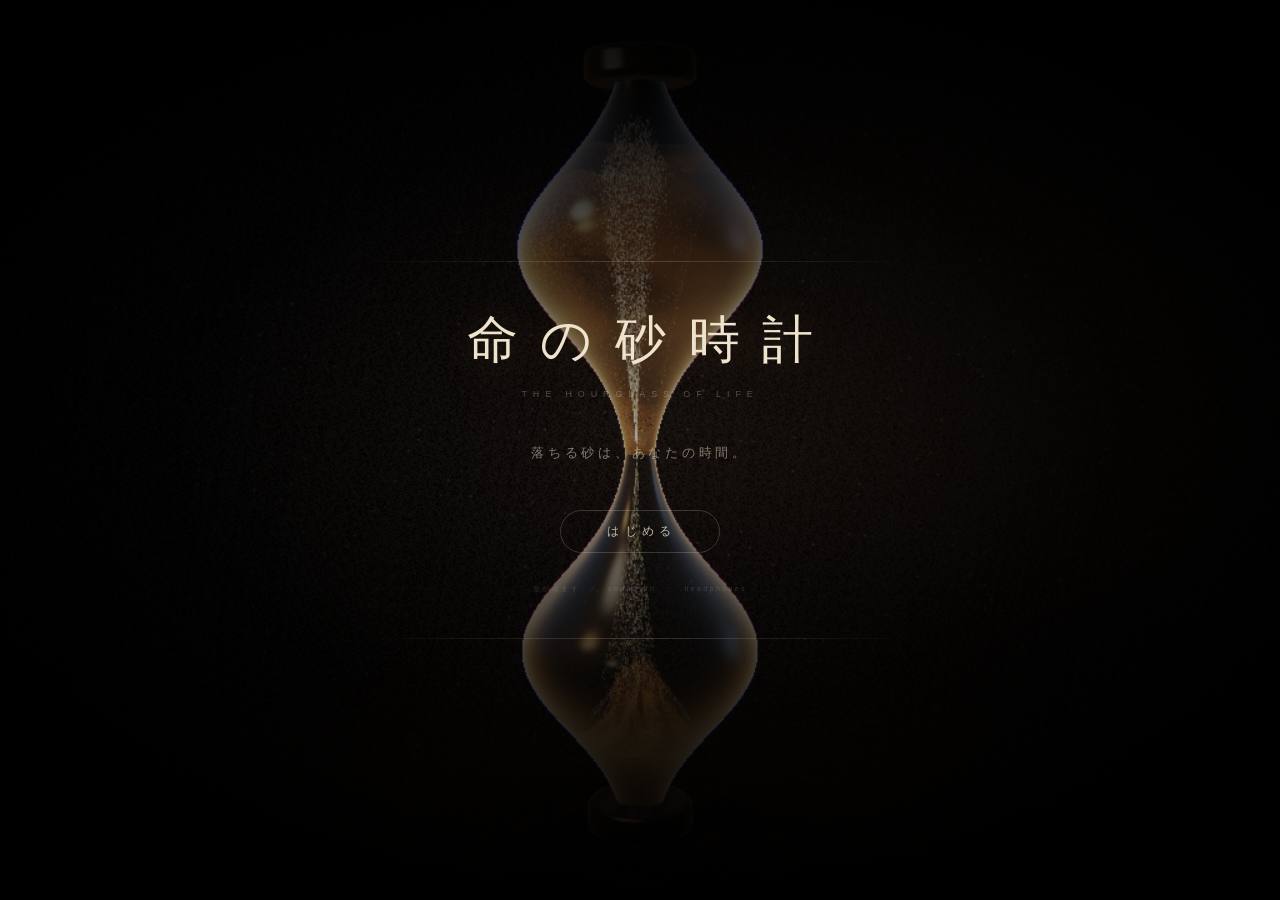
<file: DeepSeek-V4.1-Flash-1017/inochi-no-sunadokei/index.html>
<!doctype html>
<html lang="ja">
<head>
<meta charset="utf-8">
<meta name="viewport" content="width=device-width, initial-scale=1, viewport-fit=cover">
<title>命の砂時計 — The Hourglass of Life</title>
<meta name="description" content="A real-time hourglass in which every grain is a life. WebGL, no assets, no images.">
<link rel="icon" href="data:image/svg+xml,%3Csvg xmlns='http://www.w3.org/2000/svg' viewBox='0 0 32 32'%3E%3Crect width='32' height='32' fill='%23050505'/%3E%3Cpath d='M13 4h6l-1 9 1 9h-6l1-9z' fill='%23e9dfca'/%3E%3C/svg%3E">
<link rel="stylesheet" href="style.css">
</head>
<body>
<canvas id="scene" aria-hidden="true"></canvas>

<div id="ui" aria-hidden="false">
  <div id="brand">
    <span class="jp">命の砂時計</span>
    <span class="en">THE HOURGLASS OF LIFE</span>
  </div>

  <div id="readout">
    <div class="cell">
      <span class="val" id="lives">0</span>
      <span class="lbl">還った命　LIVES RETURNED</span>
    </div>
    <div class="cell right">
      <span class="val" id="clock">00:00:00</span>
      <span class="lbl">与えた時間　TIME GIVEN</span>
    </div>
  </div>

  <button id="sound" type="button" aria-pressed="true" title="Sound on / off (M)">
    <span class="dot"></span><span class="txt">SOUND</span>
  </button>

  <div id="hint">動かす　・　クリックで返す　・　SPACE</div>
</div>

<div id="gate">
  <div class="frame">
    <span class="hair top" aria-hidden="true"></span>
    <h1>命の砂時計</h1>
    <p class="en">THE HOURGLASS OF LIFE</p>
    <p class="lead">落ちる砂は、あなたの時間。</p>
    <button id="enter" type="button">はじめる</button>
    <p class="note">音が出ます　／　sound on　・　headphones</p>
    <span class="hair bottom" aria-hidden="true"></span>
  </div>
</div>

<noscript><p class="nojs">この作品は JavaScript と WebGL2 を必要とします。</p></noscript>
<script src="main.js"></script>
</body>
</html>
</file>
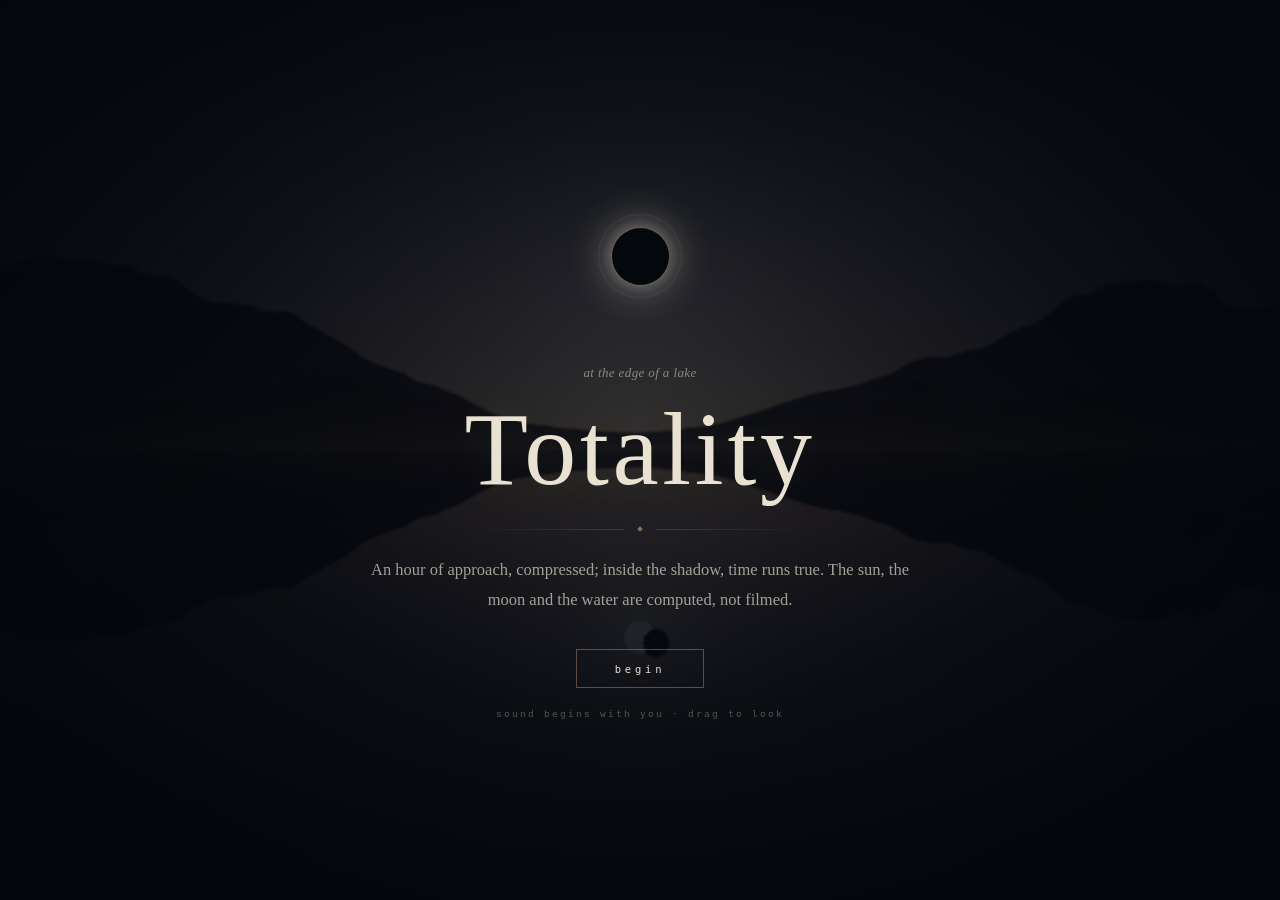
<file: DeepSeek-V4.1-Flash-1017/totality/index.html>
<!doctype html>
<html lang="en">
<head>
<meta charset="utf-8">
<meta name="viewport" content="width=device-width, initial-scale=1, viewport-fit=cover">
<meta name="color-scheme" content="dark">
<title>Totality — a total eclipse over still water</title>
<meta name="description" content="A composed total solar eclipse, rendered in real time: the moon's limb, the corona, the diamond ring, a 360-degree twilight, and a lake that holds all of it. Sound follows the light.">
<link rel="icon" href="data:image/svg+xml,%3Csvg xmlns='http://www.w3.org/2000/svg' viewBox='0 0 32 32'%3E%3Crect width='32' height='32' fill='%2304070c'/%3E%3Ccircle cx='16' cy='16' r='10' fill='%23efe6d4'/%3E%3Ccircle cx='16' cy='16' r='7.4' fill='%2304070c'/%3E%3C/svg%3E">
<style>
  :root{
    --void:#04070c;
    --bone:#e9e1d2;
    --ash:#9a9488;
    --warm:#e0b98a;
    --line:rgba(233,225,210,.16);
    --line-dim:rgba(233,225,210,.07);
    --serif:"Iowan Old Style","Palatino Linotype",Palatino,"Book Antiqua",Baskerville,Georgia,serif;
    --mono:"SF Mono","IBM Plex Mono",Menlo,Consolas,monospace;
  }
  *{box-sizing:border-box}
  html,body{margin:0;height:100%;background:var(--void);color:var(--bone);overflow:hidden}
  body{font-family:var(--mono);-webkit-font-smoothing:antialiased;text-rendering:optimizeLegibility}
  canvas{position:fixed;inset:0;width:100%;height:100%;display:block;touch-action:none;background:#04070c}
  body:not(.started) canvas{filter:saturate(.92) brightness(.72)}

  #grain{
    position:fixed;inset:-25%;pointer-events:none;z-index:30;opacity:.05;mix-blend-mode:overlay;
    background-image:url("data:image/svg+xml,%3Csvg xmlns='http://www.w3.org/2000/svg' width='180' height='180'%3E%3Cfilter id='n'%3E%3CfeTurbulence type='fractalNoise' baseFrequency='.82' numOctaves='2' stitchTiles='stitch'/%3E%3C/filter%3E%3Crect width='100%25' height='100%25' filter='url(%23n)' opacity='.6'/%3E%3C/svg%3E");
    background-size:180px 180px;
  }
  #vignette{
    position:fixed;inset:0;pointer-events:none;z-index:28;
    background:radial-gradient(ellipse 82% 74% at 50% 50%, rgba(0,0,0,0) 46%, rgba(2,4,8,.34) 82%, rgba(2,4,8,.72) 100%);
  }

  /* ---------------- gate ---------------- */
  #gate{
    position:fixed;inset:0;z-index:60;display:grid;place-items:center;padding:32px;
    background:
      radial-gradient(ellipse 58% 52% at 50% 47%, rgba(6,10,18,.72), rgba(4,7,12,.90) 62%, rgba(4,7,12,.975) 100%);
    transition:opacity 2.2s ease, visibility 2.2s;
  }
  body.started #gate{opacity:0;visibility:hidden;pointer-events:none}
  .plate{position:relative;text-align:center;max-width:640px}
  .corona{
    width:150px;height:150px;margin:0 auto 34px;position:relative;border-radius:50%;
    background:radial-gradient(circle,
      rgba(255,246,232,.62) 0%,
      rgba(255,244,226,.30) 21%,
      rgba(255,240,220,.10) 36%,
      rgba(255,238,216,.028) 52%,
      rgba(255,236,212,0) 66%);
    animation:breath 9s ease-in-out infinite;
  }
  .corona::before{
    content:"";position:absolute;inset:31%;border-radius:50%;background:#04070c;
    box-shadow:0 0 0 1px rgba(240,225,200,.06), 0 0 26px rgba(255,235,205,.10);
  }
  .corona::after{
    content:"";position:absolute;inset:22%;border-radius:50%;border:1px solid rgba(233,225,210,.07);
  }
  @keyframes breath{
    0%,100%{transform:scale(1);opacity:.9}
    50%{transform:scale(1.045);opacity:1}
  }
  .kicker{
    font-family:var(--serif);font-style:italic;font-size:13px;letter-spacing:.03em;
    color:rgba(233,225,210,.52);margin:0 0 18px;
  }
  h1{
    font-family:var(--serif);font-weight:400;font-size:clamp(46px,8.4vw,104px);
    line-height:.96;letter-spacing:.035em;margin:0;color:var(--bone);
    text-shadow:0 0 46px rgba(255,232,200,.10);
  }
  .rule{display:flex;align-items:center;justify-content:center;gap:14px;margin:28px auto 24px;width:min(340px,70vw)}
  .rule::before,.rule::after{content:"";height:1px;flex:1;background:linear-gradient(90deg,transparent,var(--line))}
  .rule::after{background:linear-gradient(90deg,var(--line),transparent)}
  .rule span{width:4px;height:4px;transform:rotate(45deg);background:var(--warm);opacity:.55}
  .lede{
    font-family:var(--serif);font-size:clamp(14px,1.35vw,16.5px);line-height:1.8;
    color:rgba(233,225,210,.68);margin:0 auto;max-width:33em;
  }
  #begin{
    margin:34px auto 0;display:block;padding:13px 38px 12px;
    background:transparent;border:1px solid rgba(224,185,138,.36);
    color:var(--bone);font-family:var(--mono);font-size:10.5px;letter-spacing:.36em;
    text-transform:lowercase;cursor:pointer;transition:background-color .5s ease,border-color .5s ease,color .5s ease;
  }
  #begin:hover,#begin:focus-visible{background:rgba(224,185,138,.07);border-color:rgba(224,185,138,.62);outline:none}
  .note{
    margin:20px 0 0;font-size:9.5px;letter-spacing:.24em;text-transform:lowercase;
    color:rgba(233,225,210,.32);
  }

  /* ---------------- hud ---------------- */
  #hud{position:fixed;inset:0;z-index:20;pointer-events:none;opacity:0;transition:opacity 1.6s ease}
  body.started #hud{opacity:1}
  body.idle #hud{opacity:.38}
  body.hidden #hud{opacity:0}

  #obscbar{
    position:fixed;top:0;left:0;height:1px;width:100%;z-index:22;
    background:rgba(233,225,210,.05);
  }
  #obscfill{height:100%;width:0;background:linear-gradient(90deg,rgba(224,185,138,.18),rgba(255,238,214,.72));transition:width .12s linear}

  #readout{position:fixed;left:clamp(18px,3.2vw,44px);top:clamp(22px,4vh,48px)}
  #phase{
    font-size:9.5px;letter-spacing:.34em;text-transform:uppercase;color:rgba(233,225,210,.46);
    margin:0 0 10px;transition:color .6s ease;
  }
  #phase.total{color:rgba(255,232,200,.9)}
  #clock{
    font-family:var(--mono);font-size:clamp(30px,4.4vw,46px);font-weight:200;line-height:1;
    letter-spacing:.02em;font-variant-numeric:tabular-nums;color:rgba(233,225,210,.92);
    text-shadow:0 0 30px rgba(255,235,205,.12);
  }
  #sub{margin:11px 0 0;font-size:9.5px;letter-spacing:.26em;text-transform:lowercase;color:rgba(233,225,210,.34)}

  #hint{
    position:fixed;right:clamp(18px,3.2vw,44px);bottom:clamp(18px,3.4vh,40px);
    text-align:right;font-size:9px;line-height:2.1;letter-spacing:.2em;text-transform:lowercase;
    color:rgba(233,225,210,.30);
  }
  #hint b{font-weight:400;color:rgba(233,225,210,.5)}

  #rail{
    position:fixed;left:50%;bottom:clamp(22px,4.2vh,52px);transform:translateX(-50%);
    width:min(560px,72vw);height:24px;z-index:21;pointer-events:auto;cursor:ew-resize;
    opacity:.55;transition:opacity .5s ease;
  }
  body.idle #rail{opacity:.24}
  body.hidden #rail{opacity:0;pointer-events:none}
  #track{position:absolute;left:0;right:0;top:50%;height:1px;background:rgba(233,225,210,.14)}
  #fill{position:absolute;left:0;top:50%;height:1px;width:0;background:rgba(233,225,210,.55)}
  #knob{
    position:absolute;top:50%;width:5px;height:5px;margin:-2.5px 0 0 -2.5px;border-radius:50%;
    background:rgba(255,246,232,.95);box-shadow:0 0 12px rgba(255,238,214,.65);
  }
  .tick{position:absolute;top:50%;width:1px;height:7px;margin-top:-3.5px;background:rgba(233,225,210,.24)}
  .tlabel{position:absolute;top:-11px;transform:translateX(-50%);font-size:8px;letter-spacing:.18em;color:rgba(233,225,210,.25)}

  #end{
    position:fixed;left:50%;bottom:clamp(64px,9vh,110px);transform:translateX(-50%);
    z-index:23;text-align:center;opacity:0;visibility:hidden;transition:opacity 1.4s ease,visibility 1.4s;
  }
  body.ended #end{opacity:1;visibility:visible}
  body.ended #clock,body.ended #sub{opacity:.3}
  #end p{font-family:var(--serif);font-style:italic;font-size:14px;color:rgba(233,225,210,.55);margin:0 0 14px}
  #again{
    background:transparent;border:1px solid rgba(233,225,210,.22);color:rgba(233,225,210,.7);
    font-family:var(--mono);font-size:9px;letter-spacing:.3em;text-transform:lowercase;
    padding:9px 22px 8px;cursor:pointer;transition:border-color .4s ease,color .4s ease;
  }
  #again:hover,#again:focus-visible{border-color:rgba(233,225,210,.5);color:var(--bone);outline:none}

  #err{
    position:fixed;inset:0;z-index:80;display:none;place-items:center;padding:30px;
    background:rgba(4,7,12,.94);color:var(--bone);font-size:13px;line-height:1.7;white-space:pre-wrap;
  }
  #err.show{display:grid}

  @media (max-width:640px){
    #hint{display:none}
    #rail{width:78vw}
    #clock{font-size:32px}
  }
</style>
</head>
<body>
<canvas id="scene" aria-label="A total solar eclipse over a still lake"></canvas>
<div id="grain"></div>
<div id="vignette"></div>
<div id="err"></div>

<div id="hud">
  <div id="obscbar"><div id="obscfill"></div></div>
  <div id="readout">
    <p id="phase">partial eclipse</p>
    <div id="clock">00:55</div>
    <p id="sub">to second contact</p>
  </div>
  <div id="hint">
    <div><b>drag</b> to look</div>
    <div><b>scroll</b> to move through time</div>
    <div><b>space</b> pause &nbsp; <b>h</b> hide</div>
  </div>
  <div id="rail" role="slider" aria-label="Eclipse timeline" tabindex="0" aria-valuemin="0" aria-valuemax="132" aria-valuenow="0">
    <div id="track"></div>
    <div id="fill"></div>
    <div id="knob"></div>
  </div>
</div>

<div id="end">
  <p>The corona is gone. The light returns.</p>
  <button id="again" type="button">again</button>
</div>

<div id="gate">
  <div class="plate">
    <div class="corona" aria-hidden="true"></div>
    <p class="kicker">at the edge of a lake</p>
    <h1>Totality</h1>
    <div class="rule"><span></span></div>
    <p class="lede">
      An hour of approach, compressed; inside the shadow, time runs true.
      The sun, the moon and the water are computed, not filmed.
    </p>
    <button id="begin" type="button">begin</button>
    <p class="note">sound begins with you &middot; drag to look</p>
  </div>
</div>

<script>
"use strict";

/* ============================================================
   Totality
   A real-time composed eclipse. Geometry: two discs of the
   observed angular sizes (scaled 1.6x for the lens), a lunar
   limb with relief, a solar photosphere with limb darkening,
   the corona, and a lake that mirrors all of it.
   ============================================================ */

const DEG = Math.PI / 180;

/* ---------- eclipse geometry ---------- */

// angular radii, degrees. The Sun is ~0.266 deg; enlarged 1.6x so the
// corona reads at a 26-degree lens (the proportions are preserved).
const SUN_R = 0.266 * 1.6;
const MOON_R = 0.272 * 1.6;
const IMPACT = 0.0030;          // minimum separation, degrees
const PATH = 0.32;              // direction of the moon's motion in the sky plane
const SUN_ALT = 5.5 * DEG;
const END = 132;

// story time -> signed offset of the moon along its path, degrees.
// Time is compressed outside the shadow and released inside it.
const KEYS = [
  [0,    0.480], [8,   0.452], [16,  0.416], [24,  0.368],
  [31,   0.308], [37,  0.246], [42,  0.188], [46,  0.138],
  [49,   0.098], [51,  0.070], [52.5,0.048], [53.6,0.030],
  [54.4, 0.0180],[55.0,0.0090],[77.0,-0.0090],[77.8,-0.0165],
  [79,  -0.040], [82,  -0.085], [86, -0.135], [92, -0.200],
  [100, -0.270], [110, -0.345], [121, -0.414], [132, -0.480]
];

function moonX(t){
  t = Math.max(0, Math.min(END, t));
  for (let i = 0; i < KEYS.length - 1; i++){
    const [t0, x0] = KEYS[i], [t1, x1] = KEYS[i+1];
    if (t <= t1){
      const u = (t - t0) / (t1 - t0);
      return x0 + (x1 - x0) * u;
    }
  }
  return KEYS[KEYS.length-1][1];
}

function separation(t){
  const x = moonX(t);
  return Math.hypot(x, IMPACT);
}

function obscuration(d){
  const r1 = SUN_R, r2 = MOON_R;
  if (d >= r1 + r2) return 0;
  if (d <= Math.abs(r1 - r2)) return 1;
  const a1 = Math.acos((d*d + r1*r1 - r2*r2) / (2*d*r1));
  const a2 = Math.acos((d*d + r2*r2 - r1*r1) / (2*d*r2));
  const A = r1*r1*(a1 - Math.sin(2*a1)/2) + r2*r2*(a2 - Math.sin(2*a2)/2);
  return Math.max(0, Math.min(1, A / (Math.PI*r1*r1)));
}

// totality interval
let TOT_START = 0, TOT_END = 0;
(function(){
  let inside = false;
  for (let t = 0; t <= END; t += 0.02){
    const tot = separation(t) <= (MOON_R - SUN_R);
    if (tot && !inside){ TOT_START = t; inside = true; }
    if (!tot && inside){ TOT_END = t; inside = false; }
  }
  if (inside) TOT_END = END;
})();

function stateAt(t){
  const sep = separation(t);
  const obsc = obscuration(sep);
  const light = Math.pow(Math.max(0, 1 - obsc), 0.35);
  const totality = Math.min(1, Math.max(0, (obsc - 0.990) / 0.0099));
  const isTotal = t >= TOT_START && t <= TOT_END;
  return { t, sep, obsc, light, totality, isTotal };
}

/* ---------- renderer ---------- */

const canvas = document.getElementById('scene');
const gl = canvas.getContext('webgl2', {
  antialias: false, alpha: false, depth: false, stencil: false,
  premultipliedAlpha: false, powerPreference: 'high-performance'
});

const errEl = document.getElementById('err');
function fail(msg){
  errEl.textContent = msg;
  errEl.classList.add('show');
  console.error(msg);
}

const VERT = `#version 300 es
in vec2 aPos;
void main(){ gl_Position = vec4(aPos, 0.0, 1.0); }`;

const FRAG = `#version 300 es
precision highp float;

out vec4 outColor;

uniform vec2  uRes;
uniform float uTime;
uniform float uYaw;
uniform float uPitch;
uniform float uTanHalfY;
uniform vec3  uSunDir;
uniform vec2  uMoonOff;
uniform float uSunR;
uniform float uMoonR;
uniform float uObsc;
uniform float uLight;
uniform float uTotality;
uniform float uPixelAng;
uniform float uDebug;

const float PI = 3.14159265359;
const float DEGR = 0.01745329252;

/* ---------- hashes and noise ---------- */
float hash21(vec2 p){
  p = fract(p * vec2(123.34, 456.21));
  p += dot(p, p + 45.32);
  return fract(p.x * p.y);
}
float vnoise(vec2 p){
  vec2 i = floor(p);
  vec2 f = fract(p);
  vec2 u = f*f*(3.0 - 2.0*f);
  float a = hash21(i);
  float b = hash21(i + vec2(1.0, 0.0));
  float c = hash21(i + vec2(0.0, 1.0));
  float d = hash21(i + vec2(1.0, 1.0));
  return mix(mix(a, b, u.x), mix(c, d, u.x), u.y);
}
float fbm(vec2 p, int oct){
  float v = 0.0;
  float a = 0.5;
  for (int i = 0; i < 6; i++){
    if (i >= oct) break;
    v += a * vnoise(p);
    p = p * 2.03 + vec2(13.7, 7.9);
    a *= 0.5;
  }
  return v;
}
vec3 hash33(vec3 p){
  p = fract(p * vec3(0.1031, 0.1030, 0.0973));
  p += dot(p, p.yxz + 33.33);
  return fract((p.xxy + p.yxx) * p.zyx);
}

/* ---------- sky ---------- */
vec3 skyBase(vec3 d){
  float alt = asin(clamp(d.y, -1.0, 1.0));
  float az = atan(d.x, -d.z);
  float toSun = max(dot(d, uSunDir), 0.0);
  float sunWard = 0.55 + 0.45 * max(cos(az), 0.0);

  float band = exp(-max(alt, 0.0) * 26.0);   // the horizon rim
  float low  = exp(-max(alt, 0.0) * 8.0);

  // low sun daylight
  vec3 dayTop = vec3(0.010, 0.034, 0.108);
  vec3 dayMid = vec3(0.048, 0.108, 0.235);
  vec3 dayHor = vec3(0.620, 0.300, 0.120);
  vec3 day = mix(dayTop, dayMid, smoothstep(0.0, 0.22, alt + 0.05));
  day = mix(day, dayHor, band * 0.85);
  day += vec3(1.0, 0.50, 0.18) * 0.22 * pow(toSun, 40.0);
  day += vec3(0.90, 0.42, 0.18) * 0.07 * low * sunWard;

  // the shadow: a deep zenith, a narrow afterglow around the whole horizon
  vec3 nightTop = vec3(0.0026, 0.0052, 0.0120);
  vec3 nightMid = vec3(0.0090, 0.0130, 0.0260);
  vec3 nightHor = vec3(0.3000, 0.1150, 0.0400);
  vec3 night = mix(nightTop, nightMid, smoothstep(0.0, 0.30, alt + 0.04));
  night = mix(night, nightHor, pow(band, 1.40));
  night += vec3(0.42, 0.17, 0.060) * 0.42 * pow(band, 2.2) * sunWard;

  float dayMix = smoothstep(0.035, 0.62, uLight);
  return mix(night, day, dayMix);
}

vec3 starField(vec3 d, float night){
  if (night < 0.002) return vec3(0.0);
  vec3 p = d * 260.0;
  vec3 cell = floor(p);
  vec3 f = fract(p);
  vec3 h = hash33(cell);
  vec3 sp = h * 0.86 + 0.07;
  float dist = length(f - sp);
  float mag = pow(fract(h.x * 91.7 + h.y * 47.3 + h.z * 13.1), 7.0);
  float rad = 0.035 + 0.12 * mag;
  float core = smoothstep(rad, 0.0, dist);
  float tw = 0.72 + 0.28 * sin(uTime * (1.6 + 4.0 * h.z) + h.x * 91.0);
  vec3 tint = mix(vec3(0.66, 0.78, 1.0), vec3(1.0, 0.86, 0.70), h.z);
  return tint * core * (0.04 + 1.8 * mag) * tw * night;
}

/* ---------- corona and the solar disc ---------- */
vec3 celestial(vec3 d){
  vec3 right = normalize(cross(uSunDir, vec3(0.0, 1.0, 0.0)));
  vec3 upv   = normalize(cross(right, uSunDir));
  vec2 q  = vec2(dot(d, right), dot(d, upv));
  vec2 qm = q - uMoonOff;

  float th = atan(qm.y, qm.x);
  vec2 ring = vec2(cos(th), sin(th));
  float relief = fbm(ring * 7.0 + 3.7, 3);
  float limb = uMoonR * (1.0 + 0.050 * (relief - 0.5));

  float dSun  = length(q);
  float dMoon = length(qm);
  float aa = max(uPixelAng * 1.2, 1e-7);

  float sunMask  = 1.0 - smoothstep(uSunR - aa, uSunR + aa, dSun);
  float moonMask = 1.0 - smoothstep(limb - aa, limb + aa, dMoon);
  float vis = sunMask * (1.0 - moonMask);

  vec3 col = vec3(0.0);

  if (vis > 0.0){
    float mu = sqrt(max(0.0, 1.0 - (dSun * dSun) / (uSunR * uSunR)));
    float limbDark = 0.42 + 0.58 * mu;
    float ext = smoothstep(0.0, 0.22, uSunDir.y);
    vec3 tint = mix(vec3(1.0, 0.58, 0.28), vec3(1.0, 0.96, 0.90), ext);
    col += vis * tint * limbDark * 60.0;
  }

  // optical glare: strongest with the last sliver
  float visFrac = clamp(1.0 - uObsc, 0.0, 1.0);
  float gAmt = pow(visFrac, 0.30);
  float ang = max(dSun, 0.0);
  float g = exp(-ang / 0.026) * 0.55
          + exp(-ang / 0.085) * 0.10
          + exp(-ang / 0.320) * 0.018;
  col += vec3(1.0, 0.93, 0.82) * g * gAmt * (1.0 - moonMask * 0.97);

  // diamond ring: the last photosphere seen as a point, opposite the moon
  vec2 cdir = normalize(uMoonOff + vec2(1e-7));
  float dr = exp(-length(q + cdir * uSunR * 0.98) / (uSunR * 0.16));
  float dwin = smoothstep(0.975, 0.9994, uObsc) * (1.0 - smoothstep(0.9996, 1.0, uObsc));
  col += vec3(1.0, 0.96, 0.88) * dr * dwin * 5.0;

  // corona
  if (uTotality > 0.001 && dMoon > limb * 0.995){
    float r = dMoon / uMoonR;

    float tw = th + 0.035 * (r - 1.0);
    vec2 ring2 = vec2(cos(tw), sin(tw));

    float a1 = fbm(ring2 * 1.6 + 4.0, 5);
    float a2 = fbm(ring2 * 4.0 + 9.0, 4);
    float a3 = fbm(ring2 * 10.0 + 2.0, 4);

    // streamers of different lengths; the longest carries the composition
    float streamers = 0.0;
    streamers += 1.00 * exp(-(1.0 - cos(tw - 0.42)) / (0.011 + 0.007 * r)) * exp(-r / 8.0);
    streamers += 0.55 * exp(-(1.0 - cos(tw - 2.55)) / (0.012 + 0.009 * r)) * exp(-r / 5.0);
    streamers += 0.75 * exp(-(1.0 - cos(tw + 1.25)) / (0.013 + 0.009 * r)) * exp(-r / 6.5);
    streamers += 0.35 * exp(-(1.0 - cos(tw + 2.95)) / (0.011 + 0.008 * r)) * exp(-r / 4.5);
    streamers += 0.05 * pow(abs(cos(tw)), 2.0);

    float knots = 0.65 + 0.60 * fbm(ring2 * 3.0 + log(r) * 2.0 + 7.0, 3);
    float streamerMask = min(streamers * (0.65 + 0.50 * a1) * knots, 1.3);
    float filaments = 0.55 + 0.90 * pow(a3, 1.5);

    float inner   = exp(-max(r - 1.0, 0.0) * 1.55) * 0.60;
    float diffuse = 0.26 * pow(r, -1.90) * exp(-r * 0.110);
    float halo    = 0.10 * pow(r, -1.10) * exp(-r * 0.060);
    float longR   = 0.42 * pow(r, -1.05);

    float I = inner * (0.85 + 0.25 * a2)
            + diffuse * (0.60 + 0.50 * a1)
            + 0.50 * halo;
    I += 2.60 * longR * streamerMask * filaments;
    I *= 0.78 + 0.26 * abs(sin(th));

    vec3 corCol = mix(vec3(1.0, 0.965, 0.90), vec3(0.58, 0.70, 1.0), smoothstep(1.0, 7.0, r));
    col += corCol * I * uTotality * 2.0;

    // chromosphere and prominences
    float chr = exp(-max(dMoon - limb, 0.0) / (uMoonR * 0.010));
    col += vec3(1.0, 0.22, 0.10) * chr * 1.8 * uTotality;

    float pr = fbm(ring * 4.0 + 8.0, 3);
    float prom = smoothstep(0.58, 0.78, pr)
               * exp(-max(r - 1.0, 0.0) * 3.0)
               * smoothstep(3.0, 1.25, r);
    col += vec3(0.95, 0.16, 0.06) * prom * 1.7 * uTotality;
  }

  return col;
}

/* ---------- land ---------- */
void ridges(float az, out float hNear, out float hFar){
  vec2 p = vec2(cos(az), sin(az));
  float valley  = mix(0.14, 1.0, smoothstep(0.02, 0.30, abs(az)));
  float valley2 = mix(0.10, 1.0, smoothstep(0.02, 0.18, abs(az)));
  float r1 = 1.0 - abs(2.0 * fbm(p * 3.2 + 17.0, 4) - 1.0);
  float r2 = 1.0 - abs(2.0 * fbm(p * 9.0 + 41.0, 4) - 1.0);
  float r3 = 1.0 - abs(2.0 * fbm(p * 27.0 + 7.0, 3) - 1.0);
  float fine  = fbm(p * 70.0 + 3.0, 3);
  float grain = fbm(p * 160.0 + 5.0, 2);
  hFar  = (0.9 + 3.8 * pow(r1, 1.6) + 1.4 * pow(r2, 1.8) + 0.45 * pow(r3, 2.0) + 0.18 * fine) * valley;
  hNear = (0.30 + 1.7 * pow(r2, 2.0) + 0.70 * pow(r3, 2.2) + 0.22 * fine + 0.10 * grain) * valley2;
}

vec3 landColor(vec3 d, float alt, float edge, int layer){
  float haze = exp(-max(alt, 0.0) * 26.0);
  vec3 nightCol = layer == 0 ? vec3(0.0016, 0.0020, 0.0034) : vec3(0.0055, 0.0060, 0.0090);
  vec3 dayCol   = layer == 0 ? vec3(0.0050, 0.0060, 0.0075) : vec3(0.0170, 0.0195, 0.0245);
  vec3 c = mix(nightCol, dayCol, smoothstep(0.05, 0.7, uLight));
  vec3 glow = mix(vec3(0.30, 0.115, 0.045), vec3(0.90, 0.52, 0.30), uLight);
  c += glow * 0.035 * haze;
  return c;
}

vec3 world(vec3 d, float pixAng){
  vec3 col = skyBase(d);

  float night = 1.0 - smoothstep(0.03, 0.14, uLight);
  float sunAng = acos(clamp(dot(d, uSunDir), -1.0, 1.0));
  col += starField(d, night) * smoothstep(0.010, 0.10, sunAng);

  // a bright planet, visible only inside the shadow
  {
    vec3 venus = normalize(vec3(-0.285, 0.225, -0.931));
    float vd = acos(clamp(dot(d, venus), -1.0, 1.0));
    col += vec3(1.0, 0.96, 0.88) * exp(-pow(vd / 0.0022, 2.0)) * 2.4 * night;
    col += vec3(1.0, 0.90, 0.78) * exp(-vd / 0.008) * 0.10 * night;
  }

  // a faint galactic band, only inside the shadow
  if (night > 0.01){
    float mw = exp(-pow(dot(d, normalize(vec3(0.42, 0.36, -0.83))) * 2.4, 2.0));
    float mwn = fbm(vec2(d.x * 7.0 + d.z * 3.5, d.y * 7.0) + 21.0, 4);
    col += vec3(0.085, 0.10, 0.135) * mw * (0.25 + 0.75 * mwn) * night * 0.5;
  }

  // the moon is a body in front of the sky: it occludes it
  {
    vec3 right = normalize(cross(uSunDir, vec3(0.0, 1.0, 0.0)));
    vec3 upv   = normalize(cross(right, uSunDir));
    vec2 q  = vec2(dot(d, right), dot(d, upv));
    vec2 qm = q - uMoonOff;
    float thm = atan(qm.y, qm.x);
    vec2 ringm = vec2(cos(thm), sin(thm));
    float relief = fbm(ringm * 7.0 + 3.7, 3);
    float limb = uMoonR * (1.0 + 0.050 * (relief - 0.5));
    float aa2 = max(pixAng * 1.2, 1e-7);
    float mm = 1.0 - smoothstep(limb - aa2, limb + aa2, length(qm));
    col *= 1.0 - mm;
  }

  col += celestial(d);

  float alt = asin(clamp(d.y, -1.0, 1.0));
  float az = atan(d.x, -d.z);
  float hNear, hFar;
  ridges(az, hNear, hFar);
  hNear *= 0.01745329;
  hFar  *= 0.01745329;

  float aa = max(pixAng * 1.2, 1e-6);
  vec3 rimCol = mix(vec3(0.30, 0.10, 0.035), vec3(0.85, 0.45, 0.22), uLight);
  if (alt < hFar + aa){
    float e = smoothstep(hFar + aa, hFar - aa, alt);
    vec3 c = landColor(d, alt, hFar, 1);
    col = mix(col, c, e);
    // a faint rim where the ridge meets the afterglow
    float rim = exp(-abs(alt - hFar) / 0.0012);
    col += rimCol * rim * 0.022;
    if (alt < hNear + aa){
      float e2 = smoothstep(hNear + aa, hNear - aa, alt);
      vec3 c2 = landColor(d, alt, hNear, 0);
      col = mix(col, c2, e2);
      float rim2 = exp(-abs(alt - hNear) / 0.0009);
      col += rimCol * rim2 * 0.020;
      // distant haze at the waterline
      float mist = exp(-max(alt, 0.0) * 62.0) * e2;
      vec3 mc = mix(vec3(0.020, 0.012, 0.010), vec3(0.22, 0.16, 0.12), uLight);
      col = mix(col, mc, mist * 0.26);
    }
  }

  return col;
}

/* ---------- water ---------- */
vec3 water(vec3 rd, float pixAng){
  float az = atan(rd.x, -rd.z);
  float n1 = fbm(vec2(az * 11.0, uTime * 0.11) + 3.0, 3);
  float n2 = fbm(vec2(az * 29.0 + 8.0, uTime * 0.17), 3);
  float n3 = fbm(vec2(az * 63.0 + 2.0, uTime * 0.26), 2);
  vec2 rip = vec2((n1 - 0.5) * 0.0032 + (n2 - 0.5) * 0.0014 + (n3 - 0.5) * 0.0006,
                  (n2 - 0.5) * 0.0021 + (n3 - 0.5) * 0.0009);

  vec3 refl = normalize(vec3(rd.x + rip.x, -rd.y, rd.z + rip.y));
  vec3 sky = world(refl, pixAng) * 0.88;

  float cosT = clamp(-rd.y, 0.0, 1.0);
  float F = 0.020 + 0.980 * pow(1.0 - cosT, 5.0);
  vec3 body = vec3(0.0025, 0.0038, 0.0062);

  vec3 col = mix(body, sky, F);
  // the surface itself: a slow, dark swell
  float swell = 0.92 + 0.08 * n1;
  col *= swell;

  // near-shore darkening at the bottom of the frame
  col *= mix(0.55, 1.0, smoothstep(0.0, 0.35, cosT) * 0.5 + 0.5);
  return col;
}

/* ---------- post ---------- */
vec3 aces(vec3 x){
  return clamp((x * (2.51 * x + 0.03)) / (x * (2.43 * x + 0.59) + 0.14), 0.0, 1.0);
}

void main(){
  vec2 uv = (gl_FragCoord.xy - 0.5 * uRes) / uRes.y * 2.0;

  vec3 fwd   = vec3(sin(uYaw) * cos(uPitch), sin(uPitch), -cos(uYaw) * cos(uPitch));
  vec3 right = vec3(cos(uYaw), 0.0, sin(uYaw));
  vec3 upv   = cross(right, fwd);
  vec3 rd = normalize(fwd + right * (uv.x * uTanHalfY) + upv * (uv.y * uTanHalfY));

  float pixAng = 2.0 * uTanHalfY / uRes.y;

  vec3 col;
  if (rd.y >= 0.0){
    col = world(rd, pixAng);
  } else {
    col = water(rd, pixAng);
  }

  col = aces(col * 1.05);
  col = pow(col, vec3(1.0 / 2.2));

  // grade: cool the shadows, keep the highlights warm
  float l = dot(col, vec3(0.2126, 0.7152, 0.0722));
  col = mix(col, col * vec3(0.93, 0.99, 1.09), (1.0 - l) * 0.30);

  // dither
  col += (hash21(gl_FragCoord.xy + fract(uTime * 0.37) * 91.0) - 0.5) * 0.0045;

  if (uDebug > 0.5){
    float alt = asin(clamp(rd.y, -1.0, 1.0)) / DEGR;
    float az = atan(rd.x, -rd.z) / DEGR;
    if (abs(fract(alt) - 0.5) > 0.475) col = mix(col, vec3(0.5), 0.35);
    if (abs(fract(az / 5.0) - 0.5) > 0.485) col = mix(col, vec3(0.5), 0.25);
    if (abs(alt) < 0.10) col = vec3(1.0, 0.0, 0.0);
    if (abs(alt - 5.5) < 0.10) col = vec3(0.0, 1.0, 0.0);
    if (abs(alt - 13.0) < 0.10) col = vec3(0.3, 0.5, 1.0);
    if (dot(rd, uSunDir) > 0.99997) col = vec3(1.0);
  }

  outColor = vec4(col, 1.0);
}`;

function compile(type, src){
  const s = gl.createShader(type);
  gl.shaderSource(s, src);
  gl.compileShader(s);
  if (!gl.getShaderParameter(s, gl.COMPILE_STATUS)){
    const log = gl.getShaderInfoLog(s);
    fail('Shader error:\n' + log);
    throw new Error(log);
  }
  return s;
}

let prog = null, uniforms = {}, vao = null;
let renderScale = 1;

function initGL(){
  if (!gl){ fail('This work needs WebGL2. Chrome or Firefox with hardware acceleration will run it.'); return false; }
  const vs = compile(gl.VERTEX_SHADER, VERT);
  const fs = compile(gl.FRAGMENT_SHADER, FRAG);
  prog = gl.createProgram();
  gl.attachShader(prog, vs);
  gl.attachShader(prog, fs);
  gl.linkProgram(prog);
  if (!gl.getProgramParameter(prog, gl.LINK_STATUS)){
    fail('Link error:\n' + gl.getProgramInfoLog(prog));
    return false;
  }
  gl.useProgram(prog);

  const names = ['uRes','uTime','uYaw','uPitch','uTanHalfY','uSunDir','uMoonOff',
                 'uSunR','uMoonR','uObsc','uLight','uTotality','uPixelAng','uDebug'];
  for (const n of names) uniforms[n] = gl.getUniformLocation(prog, n);

  vao = gl.createVertexArray();
  gl.bindVertexArray(vao);
  const buf = gl.createBuffer();
  gl.bindBuffer(gl.ARRAY_BUFFER, buf);
  gl.bufferData(gl.ARRAY_BUFFER, new Float32Array([-1,-1, 3,-1, -1,3]), gl.STATIC_DRAW);
  const loc = gl.getAttribLocation(prog, 'aPos');
  gl.enableVertexAttribArray(loc);
  gl.vertexAttribPointer(loc, 2, gl.FLOAT, false, 0, 0);

  gl.disable(gl.DEPTH_TEST);
  gl.disable(gl.BLEND);
  return true;
}

const sunDir = [0, Math.sin(SUN_ALT), -Math.cos(SUN_ALT)];

function resize(){
  const dpr = Math.min(window.devicePixelRatio || 1, 1.75) * renderScale;
  const w = Math.max(1, Math.floor(window.innerWidth * dpr));
  const h = Math.max(1, Math.floor(window.innerHeight * dpr));
  if (canvas.width !== w || canvas.height !== h){
    canvas.width = w;
    canvas.height = h;
    if (gl) gl.viewport(0, 0, w, h);
  }
}

/* ---------- interaction ---------- */

const cam = { yaw: 0, pitch: 0, tyaw: 0, tpitch: 0 };
let t = 0;
let playing = false;
let started = false;
let startedAt = 0;
let lastFrame = performance.now();
let lastPointer = performance.now();
let dragging = false;
let dragLast = { x: 0, y: 0 };
let seeking = false;

function clamp(v, a, b){ return Math.max(a, Math.min(b, v)); }

function begin(){
  if (started) return;
  started = true;
  playing = true;
  t = 0;
  document.body.classList.add('started');
  lastPointer = performance.now();
  audio.init();
  setTimeout(() => { document.body.classList.remove('idle'); }, 100);
}

document.getElementById('begin').addEventListener('click', begin);
document.getElementById('again').addEventListener('click', () => {
  document.body.classList.remove('ended');
  t = 0;
  playing = true;
  audio.rewind();
});

canvas.addEventListener('pointerdown', e => {
  if (!started) return;
  dragging = true;
  try { canvas.setPointerCapture(e.pointerId); } catch(_){}
  dragLast = { x: e.clientX, y: e.clientY };
  wake();
});
canvas.addEventListener('pointermove', e => {
  if (!dragging) return;
  const dx = e.clientX - dragLast.x;
  const dy = e.clientY - dragLast.y;
  dragLast = { x: e.clientX, y: e.clientY };
  cam.tyaw -= dx * 0.0026;
  cam.tpitch = clamp(cam.tpitch + dy * 0.0022, -0.55, 0.62);
  wake();
});
canvas.addEventListener('pointerup', e => {
  dragging = false;
  try { canvas.releasePointerCapture(e.pointerId); } catch(_){}
});
canvas.addEventListener('pointercancel', () => { dragging = false; });

window.addEventListener('wheel', e => {
  if (!started) return;
  e.preventDefault();
  t = clamp(t + e.deltaY * 0.030, 0, END);
  document.body.classList.remove('ended');
  wake();
}, { passive: false });

window.addEventListener('keydown', e => {
  if (e.key === ' '){
    if (!started){ begin(); return; }
    e.preventDefault();
    playing = !playing;
    wake();
  } else if (e.key === 'h' || e.key === 'H'){
    document.body.classList.toggle('hidden');
  } else if (e.key === 'r' || e.key === 'R'){
    if (!started) begin();
    t = 0; playing = true; document.body.classList.remove('ended'); audio.rewind();
  } else if (e.key === 'f' || e.key === 'F'){
    if (!document.fullscreenElement) document.documentElement.requestFullscreen?.();
    else document.exitFullscreen?.();
  } else if (e.key === 'ArrowRight'){
    t = clamp(t + 2, 0, END); wake();
  } else if (e.key === 'ArrowLeft'){
    t = clamp(t - 2, 0, END); wake();
  }
});

function wake(){
  lastPointer = performance.now();
  document.body.classList.remove('idle');
}

window.addEventListener('pointermove', e => {
  if (e.pointerType === 'mouse') wake();
});

/* rail */
const rail = document.getElementById('rail');
const railFill = document.getElementById('fill');
const railKnob = document.getElementById('knob');

function buildRail(){
  const track = document.getElementById('track');
  const marks = [
    { t: TOT_START, label: 'II' },
    { t: TOT_END,   label: 'III' }
  ];
  for (const m of marks){
    const x = (m.t / END) * 100;
    const tick = document.createElement('div');
    tick.className = 'tick';
    tick.style.left = x + '%';
    rail.appendChild(tick);
    const lab = document.createElement('div');
    lab.className = 'tlabel';
    lab.style.left = x + '%';
    lab.textContent = m.label;
    rail.appendChild(lab);
  }
}

function railSeek(clientX){
  const r = rail.getBoundingClientRect();
  const u = clamp((clientX - r.left) / r.width, 0, 1);
  t = u * END;
  document.body.classList.remove('ended');
}

rail.addEventListener('pointerdown', e => {
  if (!started) return;
  seeking = true;
  try { rail.setPointerCapture(e.pointerId); } catch(_){}
  railSeek(e.clientX);
  wake();
});
rail.addEventListener('pointermove', e => {
  if (seeking) railSeek(e.clientX);
});
rail.addEventListener('pointerup', e => {
  seeking = false;
  try { rail.releasePointerCapture(e.pointerId); } catch(_){}
});

/* ---------- audio ---------- */

const audio = {
  ctx: null, master: null, ready: false,
  wind: null, windGain: null, gustGain: null, bedGain: null,
  drone: null, droneGain: null, shimmer: null, shimmerGain: null,
  nextChirp: 0, lastUpdate: 0,

  init(){
    if (this.ctx) { this.ctx.resume(); return; }
    const AC = window.AudioContext || window.webkitAudioContext;
    if (!AC) return;
    const ctx = new AC();
    this.ctx = ctx;

    const master = ctx.createGain();
    master.gain.value = 0.0001;
    const comp = ctx.createDynamicsCompressor();
    comp.threshold.value = -18;
    comp.knee.value = 24;
    comp.ratio.value = 3;
    comp.attack.value = 0.02;
    comp.release.value = 0.6;
    master.connect(comp);
    comp.connect(ctx.destination);
    this.master = master;

    // brown-ish noise buffer
    const len = ctx.sampleRate * 6;
    const buf = ctx.createBuffer(2, len, ctx.sampleRate);
    for (let ch = 0; ch < 2; ch++){
      const d = buf.getChannelData(ch);
      let last = 0;
      for (let i = 0; i < len; i++){
        const w = Math.random() * 2 - 1;
        last = 0.985 * last + 0.015 * w;
        d[i] = last * 9.0;
      }
    }

    const src = ctx.createBufferSource();
    src.buffer = buf;
    src.loop = true;

    const bp = ctx.createBiquadFilter();
    bp.type = 'bandpass';
    bp.frequency.value = 620;
    bp.Q.value = 0.55;
    const windGain = ctx.createGain();
    windGain.gain.value = 0.0001;
    const pan = ctx.createStereoPanner();
    pan.pan.value = -0.15;

    src.connect(bp); bp.connect(windGain); windGain.connect(pan); pan.connect(master);

    const src2 = ctx.createBufferSource();
    src2.buffer = buf; src2.loop = true;
    const bp2 = ctx.createBiquadFilter();
    bp2.type = 'bandpass'; bp2.frequency.value = 1650; bp2.Q.value = 0.9;
    const gustGain = ctx.createGain(); gustGain.gain.value = 0.0001;
    const pan2 = ctx.createStereoPanner(); pan2.pan.value = 0.2;
    src2.connect(bp2); bp2.connect(gustGain); gustGain.connect(pan2); pan2.connect(master);

    const bedFilter = ctx.createBiquadFilter();
    bedFilter.type = 'lowpass'; bedFilter.frequency.value = 130;
    const bedGain = ctx.createGain(); bedGain.gain.value = 0.0001;
    src.connect(bedFilter); bedFilter.connect(bedGain); bedGain.connect(master);

    // drone
    const droneGain = ctx.createGain();
    droneGain.gain.value = 0.0001;
    const dLow = ctx.createBiquadFilter();
    dLow.type = 'lowpass'; dLow.frequency.value = 260; dLow.Q.value = 0.4;
    droneGain.connect(dLow); dLow.connect(master);
    const freqs = [55, 55.35, 82.5, 110.2, 164.8];
    for (const f of freqs){
      const o = ctx.createOscillator();
      o.type = 'sine';
      o.frequency.value = f;
      const g = ctx.createGain();
      g.gain.value = f < 100 ? 0.36 : 0.10;
      o.connect(g); g.connect(droneGain);
      o.start();
    }

    // shimmer of the corona
    const shimmerGain = ctx.createGain();
    shimmerGain.gain.value = 0.0001;
    const sLow = ctx.createBiquadFilter();
    sLow.type = 'lowpass'; sLow.frequency.value = 4200;
    shimmerGain.connect(sLow); sLow.connect(master);
    const sf = [1046.5, 1568.0, 2093.0, 2637.0, 3136.0];
    sf.forEach((f, i) => {
      const o = ctx.createOscillator();
      o.type = 'sine';
      o.frequency.value = f;
      const g = ctx.createGain();
      g.gain.value = 0.05 + 0.05 * Math.sin(i * 2.1);
      const lfo = ctx.createOscillator();
      lfo.type = 'sine';
      lfo.frequency.value = 0.08 + i * 0.031;
      const lg = ctx.createGain();
      lg.gain.value = 0.035;
      lfo.connect(lg); lg.connect(g.gain);
      o.connect(g); g.connect(shimmerGain);
      o.start(); lfo.start();
    });

    src.start(); src2.start();

    this.windGain = windGain;
    this.gustGain = gustGain;
    this.bedGain = bedGain;
    this.droneGain = droneGain;
    this.shimmerGain = shimmerGain;

    master.gain.setTargetAtTime(0.9, ctx.currentTime, 1.4);
    this.ready = true;
    this.nextChirp = ctx.currentTime + 1.0;
  },

  update(st){
    if (!this.ready) return;
    const now = this.ctx.currentTime;
    if (now - this.lastUpdate > 0.1){
      this.lastUpdate = now;
      const light = st.light;
      const tot = st.totality;

      this.windGain.gain.setTargetAtTime(0.0001 + 0.16 * light + 0.02, now, 0.5);
      this.gustGain.gain.setTargetAtTime(0.0001 + 0.05 * light * (0.3 + 0.7 * Math.abs(Math.sin(now * 0.13))), now, 0.6);
      this.bedGain.gain.setTargetAtTime(0.0001 + 0.05 * (0.25 + 0.75 * light), now, 0.7);

      const droneAmt = 0.03 + 0.13 * Math.pow(1.0 - light, 1.4) + 0.05 * tot;
      this.droneGain.gain.setTargetAtTime(droneAmt, now, 0.8);

      this.shimmerGain.gain.setTargetAtTime(0.0001 + 0.085 * tot, now, 0.9);

      if (tot > 0.55 && now > this.nextChirp){
        this.chirp();
        this.nextChirp = now + 0.55 + Math.random() * 1.5;
      }
    }
  },

  chirp(){
    const ctx = this.ctx;
    if (!ctx) return;
    const now = ctx.currentTime;
    const pan = ctx.createStereoPanner();
    pan.pan.value = Math.random() * 1.4 - 0.7;
    pan.connect(this.master);
    const pulses = 3 + Math.floor(Math.random() * 4);
    const base = 3900 + Math.random() * 500;
    for (let i = 0; i < pulses; i++){
      const o = ctx.createOscillator();
      o.type = 'sine';
      o.frequency.value = base;
      const g = ctx.createGain();
      const t0 = now + i * 0.038;
      g.gain.setValueAtTime(0.0001, t0);
      g.gain.linearRampToValueAtTime(0.010, t0 + 0.006);
      g.gain.exponentialRampToValueAtTime(0.0001, t0 + 0.028);
      o.connect(g); g.connect(pan);
      o.start(t0); o.stop(t0 + 0.04);
    }
  },

  rewind(){
    if (!this.ready) return;
    this.nextChirp = this.ctx.currentTime + 1.0;
  }
};

/* ---------- hud ---------- */

const phaseEl = document.getElementById('phase');
const clockEl = document.getElementById('clock');
const subEl = document.getElementById('sub');
const fillEl = document.getElementById('obscfill');
const obscbar = document.getElementById('obscbar');

function fmt(s){
  s = Math.max(0, Math.ceil(s));
  const m = Math.floor(s / 60);
  const r = s % 60;
  return String(m).padStart(2, '0') + ':' + String(r).padStart(2, '0');
}

let hudAt = 0;
function updateHud(st){
  const now = performance.now();
  if (now - hudAt < 80) return;
  hudAt = now;

  railFill.style.width = (st.t / END * 100) + '%';
  railKnob.style.left = (st.t / END * 100) + '%';
  rail.setAttribute('aria-valuenow', st.t.toFixed(1));
  fillEl.style.width = (st.obsc * 100).toFixed(2) + '%';

  if (st.t < TOT_START - 0.8){
    phaseEl.textContent = 'partial eclipse';
    phaseEl.classList.remove('total');
    clockEl.textContent = fmt(TOT_START - st.t);
    subEl.textContent = 'to second contact';
  } else if (st.t < TOT_START){
    phaseEl.textContent = 'second contact';
    phaseEl.classList.add('total');
    clockEl.textContent = fmt(TOT_START - st.t);
    subEl.textContent = 'the last sliver';
  } else if (st.t <= TOT_END){
    phaseEl.textContent = 'totality';
    phaseEl.classList.add('total');
    clockEl.textContent = fmt(TOT_END - st.t);
    subEl.textContent = 'of the corona';
  } else if (st.t < TOT_END + 1.2){
    phaseEl.textContent = 'third contact';
    phaseEl.classList.remove('total');
    clockEl.textContent = fmt(st.t - TOT_END);
    subEl.textContent = 'the diamond ring';
  } else {
    phaseEl.textContent = 'partial eclipse';
    phaseEl.classList.remove('total');
    clockEl.textContent = fmt(END - st.t);
    subEl.textContent = 'to last contact';
  }

  if (st.obsc > 0.5) obscbar.style.opacity = '1';
}

/* ---------- loop ---------- */

let elapsed = 0;
let debugMode = new URLSearchParams(location.search).has('debug');
let fpsAccum = 0, fpsCount = 0, fpsCheck = 0, degraded = 0;

function frame(now){
  requestAnimationFrame(frame);
  const dt = Math.min(0.05, (now - lastFrame) / 1000);
  lastFrame = now;
  elapsed += dt;

  if (started && playing){
    t += dt;
    if (t >= END){
      t = END;
      playing = false;
      document.body.classList.add('ended');
    }
  }

  // camera easing
  cam.yaw += (cam.tyaw - cam.yaw) * Math.min(1, dt * 9);
  cam.pitch += (cam.tpitch - cam.pitch) * Math.min(1, dt * 9);

  const st = stateAt(t);

  // cinematic push-in while the corona is on
  const fovY = (26.0 - 1.7 * st.totality) * DEG;
  const tanHalfY = Math.tan(fovY / 2);

  resize();

  gl.useProgram(prog);
  gl.uniform2f(uniforms.uRes, canvas.width, canvas.height);
  gl.uniform1f(uniforms.uTime, elapsed);
  gl.uniform1f(uniforms.uYaw, cam.yaw);
  gl.uniform1f(uniforms.uPitch, cam.pitch);
  gl.uniform1f(uniforms.uTanHalfY, tanHalfY);
  gl.uniform3f(uniforms.uSunDir, sunDir[0], sunDir[1], sunDir[2]);
  const r = moonX(t) * DEG;
  gl.uniform2f(uniforms.uMoonOff, Math.cos(PATH) * r, Math.sin(PATH) * r);
  gl.uniform1f(uniforms.uSunR, SUN_R * DEG);
  gl.uniform1f(uniforms.uMoonR, MOON_R * DEG);
  gl.uniform1f(uniforms.uObsc, st.obsc);
  gl.uniform1f(uniforms.uLight, st.light);
  gl.uniform1f(uniforms.uTotality, st.totality);
  gl.uniform1f(uniforms.uPixelAng, 2 * tanHalfY / canvas.height);
  gl.uniform1f(uniforms.uDebug, debugMode ? 1 : 0);
  gl.drawArrays(gl.TRIANGLES, 0, 3);

  if (started) updateHud(st);
  if (started && audio.ready) audio.update(st);

  // adaptive resolution
  fpsAccum += dt; fpsCount++;
  if (now - fpsCheck > 2500){
    const avg = fpsAccum / fpsCount;
    if (avg > 0.040 && degraded < 3){
      degraded++;
      renderScale = degraded === 1 ? 0.78 : degraded === 2 ? 0.62 : 0.5;
      canvas.width = 0;
    }
    fpsAccum = 0; fpsCount = 0; fpsCheck = now;
  }

  // idle hud
  if (started && now - lastPointer > 5000 && !document.body.classList.contains('idle')){
    document.body.classList.add('idle');
  }
}

/* ---------- boot ---------- */

buildRail();
if (initGL()){
  resize();
  requestAnimationFrame(frame);
}

/* test hooks */
window.__totality = {
  seek(v){ t = clamp(v, 0, END); },
  look(y, p){ cam.tyaw = y; cam.tpitch = p; cam.yaw = y; cam.pitch = p; },
  state(){ return stateAt(t); },
  cam,
  audio,
  get time(){ return t; },
  set playing(v){ playing = v; },
  get playing(){ return playing; },
  begin
};
</script>
</body>
</html>
</file>
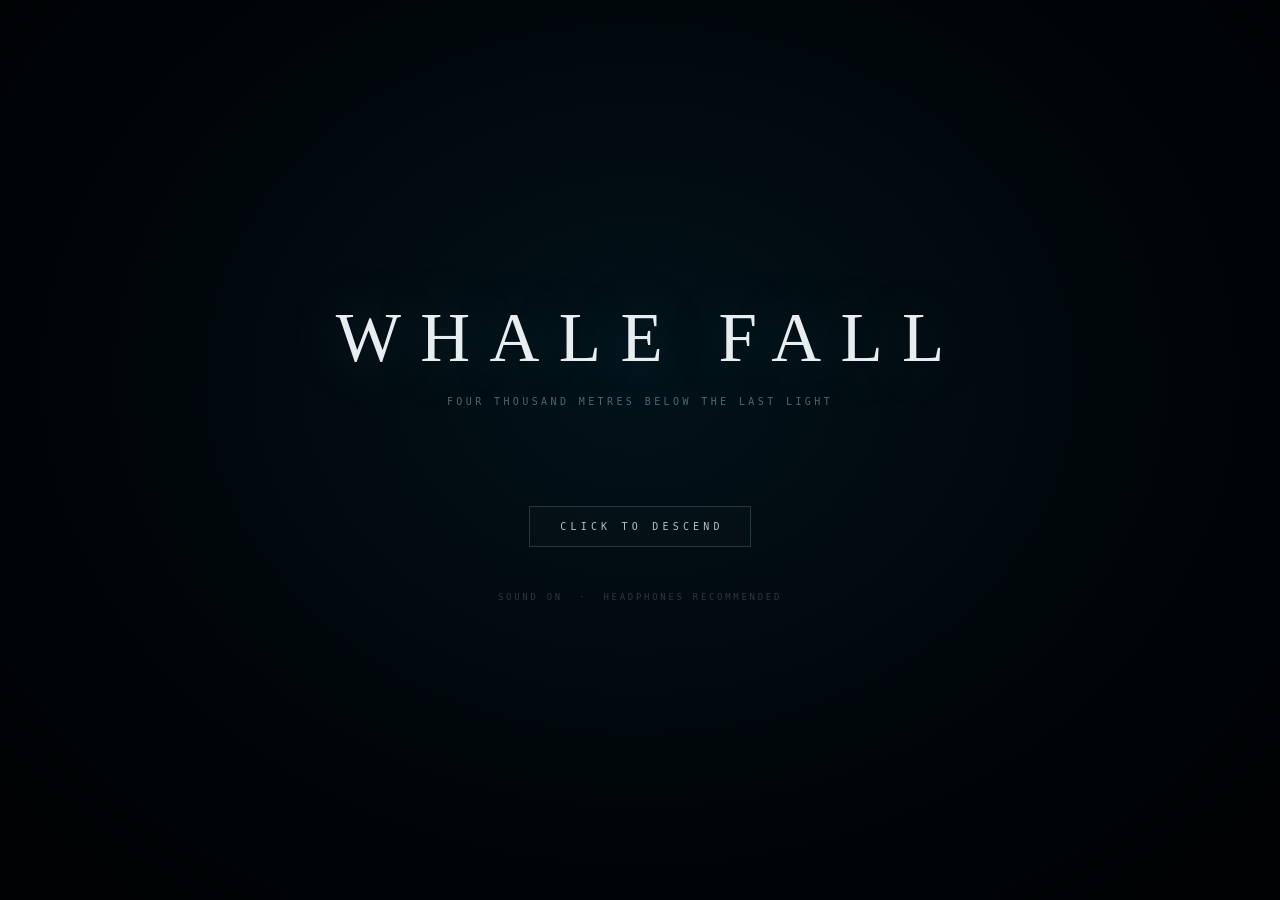
<file: DeepSeek-V4.1-Flash-1017/whale-fall/index.html>
<!doctype html>
<html lang="en">
<head>
<meta charset="utf-8">
<meta name="viewport" content="width=device-width,initial-scale=1,viewport-fit=cover">
<meta name="theme-color" content="#000306">
<title>Whale Fall</title>
<style>
  :root{
    --ink:#dfe9ea;
    --dim:#7c949a;
    --bone:#e9e2cf;
  }
  html,body{margin:0;padding:0;height:100%;background:#000306;overflow:hidden;}
  body{font-family:ui-monospace,"SF Mono",Menlo,Consolas,monospace;color:var(--ink);}
  #c{display:block;position:fixed;inset:0;touch-action:none;cursor:none;}
  #hud{position:fixed;left:22px;top:20px;font-size:10px;letter-spacing:.22em;color:rgba(190,214,220,.55);
       pointer-events:none;line-height:1.9;text-transform:uppercase;}
  #hud .z{color:rgba(150,185,194,.34);}
  #mute{position:fixed;right:20px;top:18px;width:34px;height:34px;border:0;background:none;padding:0;
        cursor:pointer;opacity:.4;transition:opacity .4s;z-index:8;}
  #mute:hover{opacity:.9;}
  #mute svg{width:16px;height:16px;fill:none;stroke:rgba(200,220,226,.9);stroke-width:1.3;}
  #line{position:fixed;left:0;right:0;bottom:16vh;text-align:center;pointer-events:none;
        font-family:"Iowan Old Style","Palatino Linotype",Palatino,Georgia,serif;
        font-size:clamp(15px,1.5vw,21px);letter-spacing:.06em;color:rgba(226,238,240,.82);
        opacity:0;transition:opacity 1.8s ease;text-shadow:0 0 30px rgba(0,0,0,.9);padding:0 8vw;line-height:1.6;}
  #hint{position:fixed;left:0;right:0;bottom:34px;text-align:center;pointer-events:none;
        font-size:9px;letter-spacing:.3em;text-transform:uppercase;color:rgba(160,190,198,.34);
        opacity:0;transition:opacity 1.4s ease;}
  #veil{position:fixed;inset:0;display:flex;flex-direction:column;align-items:center;justify-content:center;
        background:radial-gradient(ellipse at 50% 42%,#02121a 0%,#000508 62%,#000203 100%);
        z-index:10;transition:opacity 2.4s ease;text-align:center;padding:0 8vw;}
  #veil.gone{opacity:0;pointer-events:none;}
  #veil h1{font-family:"Iowan Old Style","Palatino Linotype",Palatino,Georgia,serif;font-weight:400;
        font-size:clamp(34px,5.4vw,74px);letter-spacing:.28em;margin:0 0 .1em;padding-left:.28em;
        color:#e8eef0;text-shadow:0 0 60px rgba(120,200,215,.25);}
  #veil .sub{font-size:10px;letter-spacing:.34em;text-transform:uppercase;color:rgba(160,190,198,.5);
        margin-top:1.1em;}
  #veil .start{margin-top:11vh;font-size:10px;letter-spacing:.42em;text-transform:uppercase;
        color:rgba(205,225,230,.85);border:1px solid rgba(150,190,200,.22);padding:14px 26px 14px 30px;
        cursor:pointer;transition:.6s;background:rgba(255,255,255,.012);}
  #veil .start:hover{background:rgba(150,220,230,.06);border-color:rgba(170,215,225,.5);letter-spacing:.5em;}
  #veil .note{margin-top:5vh;font-size:9px;letter-spacing:.3em;text-transform:uppercase;color:rgba(140,170,178,.3);}
  #black{position:fixed;inset:0;background:#000306;z-index:20;pointer-events:none;opacity:1;
        transition:opacity 2.6s ease;}
  #black.out{opacity:0;}
  #end{position:fixed;inset:0;display:flex;flex-direction:column;align-items:center;justify-content:center;
        z-index:12;opacity:0;pointer-events:none;transition:opacity 4s ease;text-align:center;padding:0 8vw;}
  #end.show{opacity:1;pointer-events:auto;}
  #end h2{font-family:"Iowan Old Style","Palatino Linotype",Palatino,Georgia,serif;font-weight:400;
        font-size:clamp(30px,4.4vw,58px);letter-spacing:.3em;margin:0 0 .4em;padding-left:.3em;color:#e9eff1;}
  #end p{font-family:"Iowan Old Style","Palatino Linotype",Palatino,Georgia,serif;font-style:italic;
        font-size:clamp(13px,1.3vw,17px);letter-spacing:.08em;color:rgba(190,208,214,.62);margin:0;}
  #end button{margin-top:12vh;font-family:inherit;font-size:9px;letter-spacing:.36em;text-transform:uppercase;
        color:rgba(205,225,230,.8);background:none;border:1px solid rgba(150,190,200,.22);
        padding:13px 26px;cursor:pointer;transition:.5s;}
  #end button:hover{background:rgba(150,220,230,.06);border-color:rgba(170,215,225,.5);}
  #end .credit{position:absolute;bottom:28px;left:0;right:0;font-size:8px;letter-spacing:.3em;
        color:rgba(140,170,178,.22);text-transform:uppercase;}
</style>
</head>
<body>
<canvas id="c"></canvas>

<div id="hud"><div id="depth">DEPTH 0000 M</div><div class="z" id="zone">surface</div></div>
<button id="mute" aria-label="toggle sound">
  <svg viewBox="0 0 24 24"><path d="M4 9v6h4l5 4V5L8 9H4z"/><path id="wv1" d="M16.5 8.5a5 5 0 0 1 0 7"/><path id="wv2" d="M19 6a8.5 8.5 0 0 1 0 12"/></svg>
</button>
<div id="line"></div>
<div id="hint">hold to descend faster</div>

<div id="veil">
  <h1>WHALE FALL</h1>
  <div class="sub">four thousand metres below the last light</div>
  <div class="start" id="startBtn">click to descend</div>
  <div class="note">sound on &nbsp;·&nbsp; headphones recommended</div>
</div>

<div id="black"></div>

<div id="end">
  <h2>WHALE FALL</h2>
  <p>the deep keeps everything</p>
  <button id="again">dive again</button>
  <div class="credit">an interactive requiem</div>
</div>

<script>
(() => {
'use strict';

/* ============================================================
   Whale Fall
   A descent to a whale fall at 4000 m. Everything is generated:
   image by hand-written canvas rendering, sound by WebAudio.
   ============================================================ */

const cv = document.getElementById('c');
const ctx = cv.getContext('2d', { alpha: false });
let W = 0, H = 0, DPR = 1;

function resize() {
  DPR = Math.min(2, window.devicePixelRatio || 1);
  W = window.innerWidth;
  H = window.innerHeight;
  cv.width = Math.max(1, Math.floor(W * DPR));
  cv.height = Math.max(1, Math.floor(H * DPR));
  cv.style.width = W + 'px';
  cv.style.height = H + 'px';
  ctx.setTransform(DPR, 0, 0, DPR, 0, 0);
  buildBackdrop();
}
window.addEventListener('resize', resize);

/* ---------------- utils ---------------- */

const TAU = Math.PI * 2;
const clamp = (v, a, b) => v < a ? a : v > b ? b : v;
const lerp = (a, b, t) => a + (b - a) * t;
const smooth = (a, b, x) => { const t = clamp((x - a) / (b - a), 0, 1); return t * t * (3 - 2 * t); };
const rand = (a, b) => b === undefined ? Math.random() * a : a + Math.random() * (b - a);
const rint = (a, b) => Math.floor(rand(a, b + 1));

function mulberry32(a) {
  return function () {
    a |= 0; a = a + 0x6D2B79F5 | 0;
    let t = Math.imul(a ^ a >>> 15, 1 | a);
    t = t + Math.imul(t ^ t >>> 7, 61 | t) ^ t;
    return ((t ^ t >>> 14) >>> 0) / 4294967296;
  };
}

/* ---------------- state ---------------- */

const S = {
  mode: 'title',
  t: 0,
  time: 0,
  progress: 0,
  depth: 0,
  boost: 0,
  lamp: { x: 0, y: 0, tx: 0, ty: 0, r: 320 },
  dark: 0.2,
  flash: 0,
  white: 0,
  started: false,
  line: '',
  shown: {},
  spawned: {},
  drift: 0,
  ascent: 0,
  ended: false,
  skeletonGlow: 0,
  skeletonReveal: 0,
  debug: 0
};

const SKELETON_SEED = 9173;
const skelRng = mulberry32(SKELETON_SEED);

/* ---------------- canvas sprites ---------------- */

const glowCache = new Map();
function glowSprite(color) {
  if (glowCache.has(color)) return glowCache.get(color);
  const size = 128;
  const c = document.createElement('canvas');
  c.width = c.height = size;
  const g = c.getContext('2d');
  const gr = g.createRadialGradient(size / 2, size / 2, 0, size / 2, size / 2, size / 2);
  gr.addColorStop(0, 'rgba(255,255,255,.95)');
  gr.addColorStop(0.16, color);
  gr.addColorStop(1, 'rgba(0,0,0,0)');
  g.fillStyle = gr;
  g.fillRect(0, 0, size, size);
  glowCache.set(color, c);
  return c;
}

const COL = {
  cyan: 'rgba(120,240,225,.75)',
  blue: 'rgba(120,200,255,.75)',
  pale: 'rgba(200,240,250,.8)',
  teal: 'rgba(80,200,190,.7)',
  rose: 'rgba(255,150,180,.6)',
  amber: 'rgba(255,205,140,.75)',
  white: 'rgba(240,250,255,.9)'
};

function glow(x, y, r, color, alpha) {
  if (alpha <= 0.001) return;
  ctx.globalAlpha = alpha;
  ctx.drawImage(glowSprite(color), x - r, y - r, r * 2, r * 2);
  ctx.globalAlpha = 1;
}

/* ---------------- audio ---------------- */

const AUD = {
  ctx: null, master: null, revIn: null, bed: null, bedFilter: null, sub: null, subGain: null,
  on: false, muted: false, lastGlint: 0,

  init() {
    if (this.on) return;
    const AC = window.AudioContext || window.webkitAudioContext;
    if (!AC) return;
    let c;
    try { c = new AC(); } catch (e) { return; }
    this.ctx = c;
    const master = c.createGain();
    master.gain.value = 0.0001;
    master.connect(c.destination);
    this.master = master;

    const comp = c.createDynamicsCompressor();
    comp.threshold.value = -18;
    comp.knee.value = 22;
    comp.ratio.value = 3;
    comp.attack.value = 0.02;
    comp.release.value = 0.5;
    master.disconnect();
    master.connect(comp);
    comp.connect(c.destination);

    const conv = c.createConvolver();
    conv.buffer = this.makeIR(3.4);
    const revLP = c.createBiquadFilter(); revLP.type = 'lowpass'; revLP.frequency.value = 2400;
    const revGain = c.createGain(); revGain.gain.value = 0.7;
    const revIn = c.createGain(); revIn.gain.value = 1;
    revIn.connect(conv); conv.connect(revLP); revLP.connect(revGain); revGain.connect(master);
    this.revIn = revIn;

    const bedSrc = c.createBufferSource();
    bedSrc.buffer = this.makeNoise(4, 0.02);
    bedSrc.loop = true;
    const bedFilter = c.createBiquadFilter();
    bedFilter.type = 'lowpass'; bedFilter.frequency.value = 420; bedFilter.Q.value = 0.6;
    const bedGain = c.createGain(); bedGain.gain.value = 0.20;
    bedSrc.connect(bedFilter); bedFilter.connect(bedGain); bedGain.connect(master);
    bedSrc.start();
    this.bed = bedGain; this.bedFilter = bedFilter;

    const sub = c.createOscillator();
    sub.type = 'sine'; sub.frequency.value = 41;
    const subGain = c.createGain(); subGain.gain.value = 0.028;
    sub.connect(subGain); subGain.connect(master);
    sub.start();
    this.sub = sub; this.subGain = subGain;

    const sub2 = c.createOscillator();
    sub2.type = 'sine'; sub2.frequency.value = 57.3;
    const sg2 = c.createGain(); sg2.gain.value = 0.014;
    sub2.connect(sg2); sg2.connect(master); sub2.start();

    this.on = true;
    master.gain.setValueAtTime(0.0001, c.currentTime);
    master.gain.exponentialRampToValueAtTime(0.9, c.currentTime + 5);
    if (c.state === 'suspended') c.resume();
  },

  makeIR(dur) {
    const c = this.ctx, rate = c.sampleRate, len = Math.floor(rate * dur);
    const buf = c.createBuffer(2, len, rate);
    for (let ch = 0; ch < 2; ch++) {
      const d = buf.getChannelData(ch);
      let last = 0;
      for (let i = 0; i < len; i++) {
        const t = i / len;
        const n = Math.random() * 2 - 1;
        last = last * 0.72 + n * 0.28;
        d[i] = last * Math.pow(1 - t, 2.4) * (1 + 0.5 * Math.sin(i * 0.0007));
      }
    }
    return buf;
  },

  makeNoise(dur, smoothing) {
    const c = this.ctx, rate = c.sampleRate, len = Math.floor(rate * dur);
    const buf = c.createBuffer(1, len, rate);
    const d = buf.getChannelData(0);
    let last = 0;
    for (let i = 0; i < len; i++) {
      last = (last + smoothing * (Math.random() * 2 - 1)) / (1 + smoothing);
      d[i] = last * 4.5;
    }
    return buf;
  },

  t() { return this.ctx ? this.ctx.currentTime : 0; },

  send(node, dry, wet) {
    if (!this.ctx) return;
    if (dry > 0) { const g = this.ctx.createGain(); g.gain.value = dry; node.connect(g); g.connect(this.master); }
    if (wet > 0 && this.revIn) { const g = this.ctx.createGain(); g.gain.value = wet; node.connect(g); g.connect(this.revIn); }
  },

  whaleCall(strong) {
    if (!this.on || this.muted) return;
    const c = this.ctx, t0 = c.currentTime + 0.05, dur = 7.5;
    const out = c.createGain();
    out.gain.setValueAtTime(0.0001, t0);
    out.gain.exponentialRampToValueAtTime(strong ? 0.22 : 0.12, t0 + 1.6);
    out.gain.setValueAtTime(strong ? 0.22 : 0.12, t0 + dur - 2.2);
    out.gain.exponentialRampToValueAtTime(0.0001, t0 + dur);
    this.send(out, 0.5, 0.9);

    const bp = c.createBiquadFilter();
    bp.type = 'bandpass'; bp.Q.value = 2.2;
    bp.frequency.setValueAtTime(260, t0);
    bp.frequency.exponentialRampToValueAtTime(780, t0 + 2.4);
    bp.frequency.exponentialRampToValueAtTime(210, t0 + dur);
    bp.connect(out);

    const o1 = c.createOscillator(); o1.type = 'sawtooth';
    o1.frequency.setValueAtTime(64, t0);
    o1.frequency.exponentialRampToValueAtTime(88, t0 + 1.8);
    o1.frequency.exponentialRampToValueAtTime(58, t0 + dur - 0.6);
    const o2 = c.createOscillator(); o2.type = 'sine';
    o2.frequency.setValueAtTime(128, t0);
    o2.frequency.exponentialRampToValueAtTime(176, t0 + 1.8);
    o2.frequency.exponentialRampToValueAtTime(116, t0 + dur - 0.6);
    const og2 = c.createGain(); og2.gain.value = 0.45;
    o1.connect(bp); o2.connect(og2); og2.connect(bp);

    const vib = c.createOscillator(); vib.frequency.value = 4.6;
    const vg = c.createGain(); vg.gain.value = 2.4;
    vib.connect(vg); vg.connect(o1.frequency); vg.connect(o2.frequency);

    o1.start(t0); o2.start(t0); vib.start(t0);
    o1.stop(t0 + dur + 0.2); o2.stop(t0 + dur + 0.2); vib.stop(t0 + dur + 0.2);
  },

  click(at) {
    if (!this.on || this.muted) return;
    const c = this.ctx;
    const src = c.createBufferSource();
    src.buffer = this.makeNoise(0.05, 0.35);
    const bp = c.createBiquadFilter(); bp.type = 'bandpass'; bp.Q.value = 3.5;
    bp.frequency.value = 1500 + Math.random() * 1400;
    const g = c.createGain();
    g.gain.setValueAtTime(0.16, at);
    g.gain.exponentialRampToValueAtTime(0.0001, at + 0.05);
    src.connect(bp); bp.connect(g);
    this.send(g, 0.7, 0.5);
    src.start(at); src.stop(at + 0.06);
  },

  whaleClicks(count, span) {
    if (!this.on || this.muted) return;
    const t0 = this.t() + 0.1;
    let t = t0;
    for (let i = 0; i < count; i++) {
      this.click(t);
      t += span / count * (0.7 + Math.random() * 0.8);
    }
  },

  ping() {
    if (!this.on || this.muted) return;
    const c = this.ctx, t0 = c.currentTime + 0.02;
    const o = c.createOscillator(); o.type = 'sine';
    o.frequency.setValueAtTime(1180, t0);
    o.frequency.exponentialRampToValueAtTime(660, t0 + 1.6);
    const g = c.createGain();
    g.gain.setValueAtTime(0.0001, t0);
    g.gain.exponentialRampToValueAtTime(0.09, t0 + 0.015);
    g.gain.exponentialRampToValueAtTime(0.0001, t0 + 1.8);
    o.connect(g); this.send(g, 0.5, 0.9);
    o.start(t0); o.stop(t0 + 1.9);
  },

  bubble() {
    if (!this.on || this.muted) return;
    const c = this.ctx, t0 = c.currentTime;
    const o = c.createOscillator(); o.type = 'sine';
    const f = 300 + Math.random() * 500;
    o.frequency.setValueAtTime(f, t0);
    o.frequency.exponentialRampToValueAtTime(f * 2.2, t0 + 0.07);
    const g = c.createGain();
    g.gain.setValueAtTime(0.0001, t0);
    g.gain.exponentialRampToValueAtTime(0.03, t0 + 0.006);
    g.gain.exponentialRampToValueAtTime(0.0001, t0 + 0.09);
    o.connect(g); this.send(g, 0.6, 0.3);
    o.start(t0); o.stop(t0 + 0.12);
  },

  glint() {
    if (!this.on || this.muted) return;
    const c = this.ctx;
    if (c.currentTime - this.lastGlint < 0.09) return;
    this.lastGlint = c.currentTime;
    const notes = [1046.5, 1174.7, 1396.9, 1568, 2093, 2349.3];
    const o = c.createOscillator(); o.type = 'sine';
    o.frequency.value = notes[rint(0, notes.length - 1)];
    const g = c.createGain();
    const t0 = c.currentTime;
    g.gain.setValueAtTime(0.0001, t0);
    g.gain.exponentialRampToValueAtTime(0.012, t0 + 0.01);
    g.gain.exponentialRampToValueAtTime(0.0001, t0 + 1.3);
    o.connect(g); this.send(g, 0.25, 0.9);
    o.start(t0); o.stop(t0 + 1.4);
  },

  creak() {
    if (!this.on || this.muted) return;
    const c = this.ctx, t0 = c.currentTime;
    const src = c.createBufferSource();
    src.buffer = this.makeNoise(0.9, 0.006);
    const bp = c.createBiquadFilter(); bp.type = 'bandpass'; bp.Q.value = 12;
    bp.frequency.setValueAtTime(90 + Math.random() * 60, t0);
    bp.frequency.linearRampToValueAtTime(160 + Math.random() * 90, t0 + 0.8);
    const g = c.createGain();
    g.gain.setValueAtTime(0.0001, t0);
    g.gain.exponentialRampToValueAtTime(0.05, t0 + 0.25);
    g.gain.exponentialRampToValueAtTime(0.0001, t0 + 0.9);
    src.connect(bp); bp.connect(g); this.send(g, 0.6, 0.5);
    src.start(t0); src.stop(t0 + 0.95);
  },

  setDepth(p) {
    if (!this.on) return;
    this.bedFilter.frequency.setTargetAtTime(lerp(500, 130, Math.pow(p, 0.6)), this.t(), 1.5);
    this.bed.gain.setTargetAtTime(lerp(0.2, 0.1, p), this.t(), 1.5);
    this.subGain.gain.setTargetAtTime(lerp(0.02, 0.05, p), this.t(), 2);
  },

  setMuted(m) {
    this.muted = m;
    if (this.master) this.master.gain.setTargetAtTime(m ? 0.0001 : 0.9, this.t(), 0.35);
  }
};

/* ---------------- layout / backdrop ---------------- */

let grainTile = null;
function makeGrain() {
  const n = 160;
  const c = document.createElement('canvas');
  c.width = c.height = n;
  const g = c.getContext('2d');
  const img = g.createImageData(n, n);
  for (let i = 0; i < n * n; i++) {
    const v = Math.random() * 255;
    img.data[i * 4] = v; img.data[i * 4 + 1] = v; img.data[i * 4 + 2] = v;
    img.data[i * 4 + 3] = 26;
  }
  g.putImageData(img, 0, 0);
  return c;
}
grainTile = makeGrain();

let backdrop = null;
function buildBackdrop() {
  // pre-render a soft radial for the lamp halo at a few radii? not needed; kept for resize hook
  backdrop = { w: W, h: H };
}

/* ---------------- particles: marine snow ---------------- */

const snow = [];
function seedSnow() {
  snow.length = 0;
  const n = Math.round(clamp((W * H) / 9000, 140, 420));
  for (let i = 0; i < n; i++) {
    snow.push({
      x: rand(W), y: rand(H), z: rand(0.15, 1.1),
      r: rand(0.4, 2.0), sp: rand(3, 16), ph: rand(TAU),
      glow: Math.random() < 0.1
    });
  }
}

/* ---------------- entities ---------------- */

const creatures = [];
const motes = [];
const pings = [];

function addCreature(e) {
  e.age = 0;
  e.seed = rand(1000);
  creatures.push(e);
  return e;
}

function spawnJelly(x, y, s, kind) {
  const rgbs = ['130,235,255', '200,245,255', '120,190,255', '110,225,205', '255,150,190', '170,215,255'];
  return addCreature({
    type: 'jelly', x, y, s,
    vy: rand(-14, -4), vx: rand(-5, 5),
    rgb: rgbs[rint(0, rgbs.length - 1)],
    variant: rint(0, 2),
    tilt: rand(-0.34, 0.34),
    asym: rand(0.88, 1.1),
    alpha: rand(0.45, 0.95), pulse: rand(0.55, 1.15),
    tents: rint(8, 14), depth: rand(0.4, 1.2), life: rand(30, 60), kind: kind || 0
  });
}

function spawnSiphonophore(x, y, s) {
  return addCreature({
    type: 'siphon', x, y, s, vy: rand(-6, -2), vx: rand(-3, 3),
    alpha: rand(0.5, 0.8), pulse: rand(0.2, 0.4), depth: 0.8, life: 80,
    nodes: rint(34, 52)
  });
}

function spawnAngler(x, y, s) {
  return addCreature({
    type: 'angler', x, y, s, vy: rand(-9, -3), vx: rand(-8, 8),
    alpha: 1, depth: 1, life: 50, seed: rand(100)
  });
}

function spawnFlash(x, y) {
  return addCreature({
    type: 'flash', x, y, s: rand(0.6, 1.4), vy: rand(-6, 2), vx: rand(-6, 6),
    alpha: rand(0.4, 0.9), depth: 0.9, life: rand(5, 10), seed: rand(100)
  });
}

/* ---------------- skeleton ---------------- */

const SK = {
  built: false, canvas: null, layer: null,
  texW: 1900, texH: 1200, ox: 950, oy: 600,
  spawnPts: [], sx: 0, sy: 0, sc: 1, rot: 0
};

function skelGeometry(r) {
  // top-down: skull left, spine to the right, ribcage between
  const spine = [];
  for (let i = 0; i <= 24; i++) {
    const t = i / 24;
    spine.push({
      x: lerp(-170, 690, t) + Math.sin(t * 3.4) * 16,
      y: Math.sin(t * 2.0 + 0.5) * 26 + Math.pow(t, 2.6) * 70,
      s: lerp(1, 0.30, t)
    });
  }
  const verts = spine.map((p, i) => ({
    x: p.x + (r() - 0.5) * Math.min(30, i * 1.6),
    y: p.y + (r() - 0.5) * Math.min(34, i * 1.9),
    s: p.s, w: (44 + r() * 6) * p.s, h: (34 + r() * 5) * p.s, a: (r() - 0.5) * 0.5
  }));

  const ribs = [];
  for (let i = 0; i <= 11; i++) {
    const sp = spine[3 + i];
    const bell = Math.sin(Math.pow((i + 0.6) / 12.4, 0.82) * Math.PI);
    const len = (105 + 165 * bell + (r() - 0.5) * 30);
    const brokenSide = r() < 0.20 ? (r() < 0.5 ? 1 : -1) : 0;
    for (const side of [-1, 1]) {
      const broken = brokenSide === side;
      const reach = broken ? 0.38 + r() * 0.3 : 0.92 + r() * 0.1;
      const rr = len * reach;
      const maxT = broken ? 0.5 + r() * 0.16 : 1;
      const lean = (r() - 0.5) * 0.22;
      const pts = [];
      const n = 22;
      for (let k = 0; k <= n; k++) {
        const t = (k / n) * maxT;
        const ang = t * (1.38 + lean);
        let x = sp.x + Math.sin(ang) * rr * 0.62 + Math.pow(t, 2.3) * rr * 0.30 + (r() - 0.5) * 2.4;
        let y = sp.y + side * Math.sin(ang) * rr * 0.98;
        if (t > 0.74) y -= side * Math.pow((t - 0.74) / 0.26, 2) * rr * 0.16;
        pts.push({ x, y });
      }
      ribs.push({ pts, side, w0: (17 + r() * 16) * sp.s, w1: 3.0, broken, sp });
    }
  }
  // a third of the ribs have slipped from the cage over the years
  for (const rib of ribs) {
    if (r() > 0.34) continue;
    const ang = (r() - 0.5) * 0.62, dx = (r() - 0.5) * 72, dy = (r() - 0.5) * 66;
    rib.pts = rib.pts.map(p => {
      const x = p.x - rib.sp.x, y = p.y - rib.sp.y;
      return {
        x: rib.sp.x + x * Math.cos(ang) - y * Math.sin(ang) + dx,
        y: rib.sp.y + x * Math.sin(ang) + y * Math.cos(ang) + dy
      };
    });
    rib.w0 *= 0.9;
  }

  // two ribs torn loose, lying across the cage
  for (let i = 0; i < 2; i++) {
    const base = ribs[rint(8, ribs.length - 4)];
    const dx = (r() - 0.5) * 170, dy = (r() - 0.5) * 120, rot = (r() - 0.5) * 0.5;
    const pts = base.pts.map(p => {
      const x = p.x - base.sp.x, y = p.y - base.sp.y;
      return { x: base.sp.x + x * Math.cos(rot) - y * Math.sin(rot) + dx, y: base.sp.y + x * Math.sin(rot) + y * Math.cos(rot) + dy };
    });
    ribs.push({ pts, side: base.side, w0: 16, w1: 3, broken: true, loose: true, sp: base.sp });
  }

  const spawnPts = [];
  for (const p of spine) spawnPts.push({ x: p.x, y: p.y });
  for (const rib of ribs) for (let i = 2; i < rib.pts.length; i += 5) spawnPts.push(rib.pts[i]);

  return { spine, verts, ribs, spawnPts };
}

function boneFill(g, pts, w0, w1, opt) {
  opt = opt || {};
  const e = taperedEdges(pts, w0, w1);
  const n = pts.length;
  if (n < 2) return;
  const mid = Math.floor(n * 0.5);
  const a = e.left[mid], b = e.right[mid];
  const lg = g.createLinearGradient(a.x, a.y, b.x, b.y);
  lg.addColorStop(0, 'rgba(84,80,68,.96)');
  lg.addColorStop(0.28, 'rgba(178,170,148,.98)');
  lg.addColorStop(0.55, 'rgba(206,197,174,.99)');
  lg.addColorStop(0.8, 'rgba(140,134,116,.98)');
  lg.addColorStop(1, 'rgba(56,54,46,.96)');
  g.beginPath();
  g.moveTo(e.left[0].x, e.left[0].y);
  for (let i = 1; i < n; i++) g.lineTo(e.left[i].x, e.left[i].y);
  for (let i = n - 1; i >= 0; i--) g.lineTo(e.right[i].x, e.right[i].y);
  g.closePath();
  g.fillStyle = lg;
  g.fill();

  // pitting and mineral stains
  g.save();
  g.clip();
  const rr = mulberry32(Math.floor(w0 * 977 + n * 13 + pts[0].x));
  for (let i = 0; i < 26; i++) {
    const idx = Math.floor(rr() * n);
    const p = pts[idx];
    const off = (rr() - 0.5) * w0 * 0.7;
    const s = 0.6 + rr() * 2.2;
    g.fillStyle = rr() < 0.55 ? 'rgba(52,50,44,.55)' : 'rgba(240,234,216,.40)';
    g.beginPath();
    g.arc(p.x + off, p.y + (rr() - 0.5) * w0 * 0.5, s, 0, TAU);
    g.fill();
  }
  // long cracks
  g.strokeStyle = 'rgba(44,44,38,.34)';
  g.lineWidth = 0.9;
  for (let i = 0; i < 3; i++) {
    const i0 = Math.floor(n * (0.2 + rr() * 0.6));
    g.beginPath();
    g.moveTo(pts[i0].x, pts[i0].y);
    for (let k = 1; k < 5; k++) {
      const idx = Math.min(n - 1, i0 + k);
      g.lineTo(pts[idx].x + (rr() - 0.5) * 4, pts[idx].y + (rr() - 0.5) * 4);
    }
    g.stroke();
  }
  g.restore();

  // knuckled end
  if (opt.knob !== false) {
    const end = pts[n - 1];
    const kr = Math.max(w1 * 0.55, 4);
    const kg = g.createRadialGradient(end.x - kr * 0.3, end.y - kr * 0.3, 0, end.x, end.y, kr);
    kg.addColorStop(0, 'rgba(225,218,196,.9)');
    kg.addColorStop(0.6, 'rgba(170,163,142,.8)');
    kg.addColorStop(1, 'rgba(92,90,78,0)');
    g.fillStyle = kg;
    g.beginPath();
    g.arc(end.x, end.y, kr, 0, TAU);
    g.fill();
  }
}

function renderSkeletonTexture(g, geo, r) {
  const { spine, verts, ribs } = geo;

  // sediment apron
  const sed = g.createRadialGradient(60, 60, 40, 60, 60, 760);
  sed.addColorStop(0, 'rgba(28,27,22,.5)');
  sed.addColorStop(0.6, 'rgba(18,18,15,.38)');
  sed.addColorStop(1, 'rgba(10,11,10,0)');
  g.fillStyle = sed;
  g.beginPath();
  g.ellipse(60, 70, 840, 470, 0.03, 0, TAU);
  g.fill();

  // sediment grain
  const rr = mulberry32(5150);
  for (let i = 0; i < 520; i++) {
    const a = rr() * TAU, rad = Math.sqrt(rr()) * 800;
    const x = 60 + Math.cos(a) * rad, y = 70 + Math.sin(a) * rad * 0.56;
    g.fillStyle = rr() < 0.5 ? 'rgba(70,66,54,.12)' : 'rgba(6,7,7,.16)';
    g.beginPath();
    g.ellipse(x, y, 1 + rr() * 7, 0.6 + rr() * 3, rr() * TAU, 0, TAU);
    g.fill();
  }

  // drop shadows for the whole skeleton
  g.save();
  g.filter = 'blur(9px)';
  g.globalAlpha = 0.55;
  for (const rib of ribs) {
    g.beginPath();
    g.moveTo(rib.pts[0].x + 7, rib.pts[0].y + 11);
    for (let i = 1; i < rib.pts.length; i++) g.lineTo(rib.pts[i].x + 7, rib.pts[i].y + 11);
    g.strokeStyle = 'rgba(0,0,0,.9)';
    g.lineWidth = rib.w0 * 0.9;
    g.lineCap = 'round';
    g.stroke();
  }
  g.beginPath();
  g.moveTo(spine[0].x + 8, spine[0].y + 12);
  for (let i = 1; i < spine.length; i++) g.lineTo(spine[i].x + 8, spine[i].y + 12);
  g.strokeStyle = 'rgba(0,0,0,.9)';
  g.lineWidth = 30;
  g.stroke();
  g.restore();

  // ribcage
  for (const rib of ribs) {
    boneFill(g, rib.pts, rib.w0, rib.w1, { knob: false });
    if (rib.broken) {
      const end = rib.pts[rib.pts.length - 1];
      g.fillStyle = 'rgba(232,226,208,.9)';
      g.beginPath();
      g.arc(end.x, end.y, Math.max(2, rib.w0 * 0.22), 0, TAU);
      g.fill();
    }
  }

  // spine and vertebrae
  for (const v of verts) {
    g.save();
    g.translate(v.x, v.y);
    g.rotate(v.a);
    // centrum
    const vg = g.createLinearGradient(-v.w * 0.5, -v.h, v.w * 0.5, v.h);
    vg.addColorStop(0, 'rgba(104,100,86,.95)');
    vg.addColorStop(0.4, 'rgba(198,190,168,.98)');
    vg.addColorStop(1, 'rgba(90,86,74,.95)');
    g.fillStyle = vg;
    g.beginPath();
    g.ellipse(0, 0, v.w * 0.46, v.h * 0.62, 0, 0, TAU);
    g.fill();
    g.strokeStyle = 'rgba(40,40,34,.45)';
    g.lineWidth = 1.1;
    g.stroke();
    // neural spine
    g.fillStyle = 'rgba(190,183,162,.9)';
    g.beginPath();
    g.moveTo(-v.w * 0.12, -v.h * 0.55);
    g.lineTo(-v.w * 0.04, -v.h * 1.15);
    g.lineTo(v.w * 0.10, -v.h * 0.55);
    g.closePath();
    g.fill();
    // transverse processes
    g.strokeStyle = 'rgba(176,169,150,.92)';
    g.lineWidth = Math.max(2, v.w * 0.13);
    g.lineCap = 'round';
    g.beginPath();
    g.moveTo(-v.w * 0.1, -v.h * 0.16);
    g.lineTo(-v.w * 1.05, -v.h * 0.52);
    g.moveTo(-v.w * 0.1, v.h * 0.16);
    g.lineTo(-v.w * 1.05, v.h * 0.52);
    g.stroke();
    // foramen
    g.fillStyle = 'rgba(30,31,28,.7)';
    g.beginPath();
    g.ellipse(v.w * 0.12, 0, v.w * 0.09, v.h * 0.14, 0, 0, TAU);
    g.fill();
    g.restore();
  }

  // skull
  drawSkullTexture(g, r);

  // flipper: scapula and finger bones, half buried
  g.save(); g.scale(0.62, 0.62); drawFlipper(g, -80, -330, -0.35, r); drawFlipper(g, 40, 310, 0.30, r); g.restore();

  // sediment creeping over parts of the skeleton
  g.save();
  g.globalAlpha = 0.42;
  const bury = [
    [-120, 300, 260, 80, -0.2], [420, -300, 300, 90, 0.15],
    [640, 120, 260, 70, 0.3], [-380, 150, 220, 70, -0.1]
  ];
  for (const b of bury) {
    const bg = g.createRadialGradient(b[0], b[1], 0, b[0], b[1], Math.max(b[2], b[3]));
    bg.addColorStop(0, 'rgba(20,21,17,.95)');
    bg.addColorStop(0.6, 'rgba(20,21,17,.6)');
    bg.addColorStop(1, 'rgba(20,21,17,0)');
    g.fillStyle = bg;
    g.beginPath();
    g.ellipse(b[0], b[1], b[2], b[3], b[4], 0, TAU);
    g.fill();
  }
  g.restore();
}

function drawFlipper(g, x, y, rot, r) {
  g.save();
  g.translate(x, y);
  g.rotate(rot);
  // scapula: broad flat bone
  g.beginPath();
  g.moveTo(-40, -18);
  g.bezierCurveTo(-20, -60, 60, -70, 96, -26);
  g.bezierCurveTo(120, 6, 90, 40, 40, 46);
  g.bezierCurveTo(-6, 50, -46, 22, -40, -18);
  g.closePath();
  const sg = g.createLinearGradient(-40, -50, 100, 40);
  sg.addColorStop(0, 'rgba(206,198,176,.96)');
  sg.addColorStop(0.6, 'rgba(164,157,138,.95)');
  sg.addColorStop(1, 'rgba(92,90,78,.95)');
  g.fillStyle = sg;
  g.fill();
  g.strokeStyle = 'rgba(40,40,34,.35)';
  g.lineWidth = 1.2;
  g.stroke();
  // finger bones
  for (let i = 0; i < 4; i++) {
    const a = -0.5 + i * 0.26;
    const len = 90 + i * 12;
    const pts = [];
    for (let k = 0; k <= 3; k++) {
      pts.push({
        x: 70 + Math.cos(a) * (k + 1) * len * 0.28,
        y: 10 + Math.sin(a) * (k + 1) * len * 0.30 + (r() - 0.5) * 4
      });
    }
    boneFill(g, pts, 13, 5, { knob: true });
  }
  g.restore();
}

function drawSkullTexture(g, r) {
  g.save();
  g.translate(-250, 4);
  g.rotate(-0.045);
  g.scale(1.0, 0.86);

  // one continuous skull silhouette: long rostrum, broad occipital mass
  const outline = () => {
    g.beginPath();
    g.moveTo(-520, 14);
    g.bezierCurveTo(-470, -6, -420, -26, -350, -44);
    g.bezierCurveTo(-280, -62, -210, -96, -150, -112);
    g.bezierCurveTo(-96, -126, -40, -128, 10, -120);
    g.bezierCurveTo(64, -112, 108, -86, 118, -40);
    g.bezierCurveTo(128, 4, 120, 52, 96, 80);
    g.bezierCurveTo(70, 110, 22, 118, -30, 112);
    g.bezierCurveTo(-96, 104, -160, 86, -230, 66);
    g.bezierCurveTo(-320, 40, -420, 30, -520, 22);
    g.closePath();
  };

  outline();
  const cg = g.createLinearGradient(-300, -120, 110, 110);
  cg.addColorStop(0, 'rgba(190,182,160,.99)');
  cg.addColorStop(0.38, 'rgba(168,161,142,.99)');
  cg.addColorStop(0.72, 'rgba(132,127,111,.99)');
  cg.addColorStop(1, 'rgba(96,92,80,.99)');
  g.fillStyle = cg;
  g.fill();
  g.strokeStyle = 'rgba(26,27,23,.6)';
  g.lineWidth = 1.8;
  g.stroke();

  // spermaceti basin: an elongated, shallow depression with a raised rim
  const hg = g.createRadialGradient(-40, -22, 6, -40, -22, 160);
  hg.addColorStop(0, 'rgba(58,57,48,.75)');
  hg.addColorStop(0.40, 'rgba(92,89,76,.55)');
  hg.addColorStop(0.78, 'rgba(140,133,116,.25)');
  hg.addColorStop(1, 'rgba(180,172,152,.02)');
  g.fillStyle = hg;
  g.beginPath();
  g.ellipse(-40, -22, 132, 76, -0.03, 0, TAU);
  g.fill();

  // rim highlight on the lit (upper) side of the basin
  g.strokeStyle = 'rgba(226,218,194,.30)';
  g.lineWidth = 2.6;
  g.beginPath();
  g.ellipse(-40, -22, 132, 76, -0.03, Math.PI * 1.02, Math.PI * 1.98);
  g.stroke();
  g.strokeStyle = 'rgba(24,25,22,.28)';
  g.lineWidth = 2.2;
  g.beginPath();
  g.ellipse(-40, -22, 132, 76, -0.03, 0.06, Math.PI * 0.96);
  g.stroke();

  // central rostral ridge
  g.strokeStyle = 'rgba(226,219,197,.28)';
  g.lineWidth = 5;
  g.beginPath();
  g.moveTo(-40, -6);
  g.quadraticCurveTo(-260, 8, -500, 16);
  g.stroke();

  // temporal fossae
  g.fillStyle = 'rgba(20,22,19,.72)';
  g.beginPath();
  g.ellipse(-92, 86, 30, 15, 0.22, 0, TAU);
  g.fill();
  g.beginPath();
  g.ellipse(-104, -92, 26, 13, -0.2, 0, TAU);
  g.fill();

  // mandibles, splayed slightly away from the rostrum
  const man1 = [
    { x: -80, y: 74 }, { x: -180, y: 72 }, { x: -300, y: 62 },
    { x: -415, y: 50 }, { x: -520, y: 40 }
  ];
  boneFill(g, man1, 34, 9, { knob: false });
  const man2 = [
    { x: -78, y: 100 }, { x: -190, y: 104 }, { x: -310, y: 100 },
    { x: -420, y: 90 }, { x: -515, y: 78 }
  ];
  boneFill(g, man2, 28, 8, { knob: false });

  // teeth
  g.fillStyle = 'rgba(230,224,206,.88)';
  for (let i = 0; i < 13; i++) {
    const t = i / 13;
    for (const base of [man1, man2]) {
      const idx = Math.min(base.length - 1, Math.floor(t * (base.length - 1)));
      const nx = Math.min(base.length - 1, idx + 1);
      const x = lerp(base[idx].x, base[nx].x, (t * (base.length - 1)) % 1);
      const y = lerp(base[idx].y, base[nx].y, (t * (base.length - 1)) % 1);
      g.beginPath();
      g.moveTo(x, y);
      g.lineTo(x + 2.6, y - 17);
      g.lineTo(x + 6.5, y);
      g.closePath();
      g.fill();
    }
  }

  // bone surface: pits, cracks, sutures
  g.save();
  outline();
  g.clip();
  const rr = mulberry32(8821);
  for (let i = 0; i < 150; i++) {
    const x = -540 + rr() * 670, y = -140 + rr() * 270;
    g.fillStyle = rr() < 0.55 ? 'rgba(50,49,42,.32)' : 'rgba(232,226,206,.22)';
    g.beginPath();
    g.arc(x, y, 0.8 + rr() * 3.2, 0, TAU);
    g.fill();
  }
  g.strokeStyle = 'rgba(42,42,36,.28)';
  g.lineWidth = 1;
  for (let i = 0; i < 12; i++) {
    const x0 = -520 + i * 52, y0 = -110 + rr() * 220;
    g.beginPath();
    g.moveTo(x0, y0);
    g.quadraticCurveTo(x0 + 18, y0 + 26, x0 + 8, y0 + 54);
    g.stroke();
  }
  g.restore();

  g.restore();
}

function buildSkeleton() {
  if (SK.built) return;
  SK.built = true;
  const r = mulberry32(SKELETON_SEED);
  const geo = skelGeometry(r);
  SK.spawnPts = geo.spawnPts;
  const c = document.createElement('canvas');
  c.width = SK.texW; c.height = SK.texH;
  const g = c.getContext('2d');
  g.translate(SK.ox, SK.oy);
  renderSkeletonTexture(g, geo, r);
  SK.canvas = c;
}

function skelTransform() {
  const p = S.progress;
  const t = smooth(0.868, 0.985, p);
  const baseY = lerp(H * 1.52, H * 0.66, t);
  const sc = lerp(0.62, 1.02, t) * clamp(Math.min(W, H * 1.75) / 2100, 0.55, 1.1);
  return {
    cx: W * 0.5 + Math.sin(S.time * 0.07) * 10,
    cy: baseY,
    sc,
    rot: -0.09
  };
}

/* ---------------- drawing helpers ---------------- */

function sampleCubic(p0, p1, p2, p3, n) {
  const out = [];
  for (let i = 0; i <= n; i++) {
    const t = i / n, u = 1 - t;
    out.push({
      x: u * u * u * p0.x + 3 * u * u * t * p1.x + 3 * u * t * t * p2.x + t * t * t * p3.x,
      y: u * u * u * p0.y + 3 * u * u * t * p1.y + 3 * u * t * t * p2.y + t * t * t * p3.y
    });
  }
  return out;
}

function taperedEdges(pts, w0, w1) {
  const n = pts.length;
  const left = [], right = [];
  for (let i = 0; i < n; i++) {
    const a = pts[Math.max(0, i - 1)], b = pts[Math.min(n - 1, i + 1)];
    let dx = b.x - a.x, dy = b.y - a.y;
    const l = Math.hypot(dx, dy) || 1; dx /= l; dy /= l;
    const w = lerp(w0, w1, i / (n - 1)) / 2;
    left.push({ x: pts[i].x - dy * w, y: pts[i].y + dx * w });
    right.push({ x: pts[i].x + dy * w, y: pts[i].y - dx * w });
  }
  return { left, right };
}

function tapered(pts, w0, w1) {
  const e = taperedEdges(pts, w0, w1);
  const n = pts.length;
  ctx.beginPath();
  ctx.moveTo(e.left[0].x, e.left[0].y);
  for (let i = 1; i < n; i++) ctx.lineTo(e.left[i].x, e.left[i].y);
  for (let i = n - 1; i >= 0; i--) ctx.lineTo(e.right[i].x, e.right[i].y);
  ctx.closePath();
  return e;
}

/* Bone with a lit edge and a shadowed edge: a cheap cylindrical read. */
function drawBone(pts, w0, w1, alpha, dark) {
  if (pts.length < 2) return;
  const e = taperedEdges(pts, w0, w1);
  const n = pts.length;
  ctx.beginPath();
  ctx.moveTo(e.left[0].x, e.left[0].y);
  for (let i = 1; i < n; i++) ctx.lineTo(e.left[i].x, e.left[i].y);
  for (let i = n - 1; i >= 0; i--) ctx.lineTo(e.right[i].x, e.right[i].y);
  ctx.closePath();
  ctx.fillStyle = `rgba(138,134,120,${0.95 * alpha})`;
  ctx.fill();

  // lit edge
  ctx.beginPath();
  ctx.moveTo(e.left[0].x, e.left[0].y);
  for (let i = 1; i < n; i++) ctx.lineTo(e.left[i].x, e.left[i].y);
  ctx.strokeStyle = `rgba(228,221,201,${0.52 * alpha})`;
  ctx.lineWidth = Math.max(1, w0 * 0.10);
  ctx.stroke();

  // shadow edge
  ctx.beginPath();
  ctx.moveTo(e.right[0].x, e.right[0].y);
  for (let i = 1; i < n; i++) ctx.lineTo(e.right[i].x, e.right[i].y);
  ctx.strokeStyle = `rgba(18,20,19,${0.5 * alpha})`;
  ctx.lineWidth = Math.max(1, w0 * 0.13);
  ctx.stroke();

  // interior grain
  ctx.beginPath();
  for (let i = 2; i < n - 2; i += 3) {
    const p = pts[i];
    ctx.moveTo(p.x, p.y);
    ctx.lineTo(p.x + (i % 2 ? 4 : -3), p.y + 6);
  }
  ctx.strokeStyle = `rgba(60,62,56,${0.18 * alpha})`;
  ctx.lineWidth = 0.8;
  ctx.stroke();
}

/* ---------------- background ---------------- */

function waterColors(p) {
  // returns [top, mid, bottom]
  const shallowTop = [24, 78, 104];
  const shallowMid = [8, 40, 56];
  const shallowBot = [2, 14, 22];
  const deepTop = [4, 16, 24];
  const deepMid = [2, 9, 14];
  const deepBot = [1, 3, 6];
  const t = smooth(0, 0.72, p);
  const top = shallowTop.map((v, i) => lerp(v, deepTop[i], t));
  const mid = shallowMid.map((v, i) => lerp(v, deepMid[i], t));
  const bot = shallowBot.map((v, i) => lerp(v, deepBot[i], t));
  return [top, mid, bot];
}

function drawWater(p) {
  const [top, mid, bot] = waterColors(p);
  const g = ctx.createLinearGradient(0, -H * 0.15, 0, H * 1.1);
  g.addColorStop(0, `rgb(${top.map(Math.round).join(',')})`);
  g.addColorStop(0.42, `rgb(${mid.map(Math.round).join(',')})`);
  g.addColorStop(1, `rgb(${bot.map(Math.round).join(',')})`);
  ctx.fillStyle = g;
  ctx.fillRect(0, 0, W, H);

  // surface shimmer seen from below, near the beginning
  const surf = 1 - smooth(0.0, 0.30, p);
  if (surf > 0.01) {
    ctx.save();
    ctx.globalCompositeOperation = 'lighter';
    const sy = -H * 0.02 + Math.sin(S.time * 0.5) * 3;
    const gg = ctx.createLinearGradient(0, sy - H * 0.35, 0, sy + H * 0.42);
    gg.addColorStop(0, `rgba(150,225,240,${0.34 * surf})`);
    gg.addColorStop(0.35, `rgba(90,180,205,${0.13 * surf})`);
    gg.addColorStop(1, 'rgba(40,120,150,0)');
    ctx.fillStyle = gg;
    ctx.fillRect(0, sy - H * 0.35, W, H * 0.8);

    // caustic bands
    ctx.lineWidth = 1.2;
    for (let i = 0; i < 13; i++) {
      const y = sy + 18 + i * (H * 0.022) + Math.sin(S.time * 0.6 + i) * 5;
      ctx.beginPath();
      for (let x = -20; x <= W + 20; x += 24) {
        const yy = y + Math.sin(x * 0.011 + S.time * 0.9 + i * 1.7) * (7 - i * 0.35)
          + Math.sin(x * 0.027 - S.time * 1.3 + i) * 3;
        if (x === -20) ctx.moveTo(x, yy); else ctx.lineTo(x, yy);
      }
      ctx.strokeStyle = `rgba(170,235,245,${(0.10 - i * 0.006) * surf})`;
      ctx.stroke();
    }
    ctx.restore();
  }

  // drifting murk: large, soft, barely-there volumes
  const murk = 0.55 + p * 0.45;
  ctx.save();
  ctx.globalCompositeOperation = 'source-over';
  for (let i = 0; i < 5; i++) {
    const t = S.time * (0.015 + i * 0.004) + i * 2.1;
    const x = W * (0.5 + 0.52 * Math.sin(t * 0.7 + i));
    const y = H * (0.5 + 0.42 * Math.cos(t * 0.53 + i * 1.7));
    const r = Math.max(W, H) * (0.34 + 0.16 * Math.sin(i * 3.1));
    const g2 = ctx.createRadialGradient(x, y, 0, x, y, r);
    const a = (0.05 + 0.03 * Math.sin(i * 2.7)) * murk;
    g2.addColorStop(0, `rgba(0,6,11,${a})`);
    g2.addColorStop(0.6, `rgba(0,6,11,${a * 0.5})`);
    g2.addColorStop(1, 'rgba(0,6,11,0)');
    ctx.fillStyle = g2;
    ctx.fillRect(0, 0, W, H);
  }
  ctx.restore();
}

function drawGodRays(p) {
  const a = (1 - smooth(0.02, 0.42, p)) * 0.5;
  if (a <= 0.01) return;
  ctx.save();
  ctx.globalCompositeOperation = 'lighter';
  for (let i = 0; i < 7; i++) {
    const x = ((i * 0.17 + 0.06) * W + Math.sin(S.time * 0.08 + i * 2.3) * 60);
    const w = (90 + i * 22) * (1 + Math.sin(S.time * 0.11 + i) * 0.15);
    const g = ctx.createLinearGradient(x, -40, x + 120, H * 0.9);
    g.addColorStop(0, `rgba(160,230,245,${0.10 * a})`);
    g.addColorStop(0.5, `rgba(110,200,220,${0.035 * a})`);
    g.addColorStop(1, 'rgba(60,150,180,0)');
    ctx.fillStyle = g;
    ctx.beginPath();
    ctx.moveTo(x - w * 0.5, -60);
    ctx.lineTo(x + w * 0.5, -60);
    ctx.lineTo(x + w * 1.5 + 130, H * 0.95);
    ctx.lineTo(x - w * 0.2 + 30, H * 0.95);
    ctx.closePath();
    ctx.fill();
  }
  ctx.restore();
}

/* ---------------- marine snow render ---------------- */

function drawSnow(p, dt) {
  const speed = S.speed || 0;
  ctx.save();
  ctx.globalCompositeOperation = 'lighter';
  const lx = S.lamp.x, ly = S.lamp.y;
  for (const s of snow) {
    s.y -= (s.sp * s.z * 0.5 + speed * s.z * 2.4) * dt;
    s.x += Math.sin(S.time * 0.4 + s.ph) * 3 * dt;
    if (s.y < -10) { s.y = H + 10; s.x = rand(W); }
    if (s.y > H + 10) { s.y = -10; s.x = rand(W); }
    if (s.x < -10) s.x = W + 10;
    if (s.x > W + 10) s.x = -10;

    const dx = s.x - lx, dy = s.y - ly;
    const d = Math.hypot(dx, dy);
    const lit = clamp(1 - d / (S.lamp.r * 2.1), 0, 1);
    const a = (0.05 + lit * 0.5 + (s.glow ? 0.12 : 0)) * (0.4 + s.z * 0.8) * (1 - p * 0.25);
    if (a <= 0.005) continue;
    ctx.globalAlpha = a;
    ctx.fillStyle = s.glow ? '#bff6ff' : '#cfe6ee';
    ctx.beginPath();
    ctx.arc(s.x, s.y, s.r * (1 + lit * 0.7), 0, TAU);
    ctx.fill();
    if (lit > 0.12) {
      const g2 = glowSprite(s.glow ? COL.cyan : COL.pale);
      const rr = (s.r * 7 + 10) * (0.4 + lit);
      ctx.globalAlpha = a * 0.30 * lit;
      ctx.drawImage(g2, s.x - rr, s.y - rr, rr * 2, rr * 2);
    }
  }
  ctx.globalAlpha = 1;
  ctx.restore();
}

/* ---------------- creature drawing ---------------- */

/* Gelatinous bell sprites. Each variant is rendered once with soft
   scattering, internal structures and a bright margin so the animals
   read as translucent tissue rather than line drawings. */
const bellCache = new Map();
function bellSprite(v, rgb) {
  const key = v + '|' + rgb;
  if (bellCache.has(key)) return bellCache.get(key);
  const SZ = 360;
  const c = document.createElement('canvas');
  c.width = c.height = SZ;
  const g = c.getContext('2d');
  const rng = mulberry32(v * 131 + rgb.length * 17 + rgb.charCodeAt(0));
  const cx = SZ / 2, cy = SZ * 0.66;
  const P = [
    { w: 118, h: 126, lobes: 9 },
    { w: 92, h: 164, lobes: 7 },
    { w: 134, h: 92, lobes: 11 }
  ][v];

  const dome = () => {
    g.beginPath();
    g.moveTo(cx - P.w, cy);
    g.bezierCurveTo(cx - P.w * 1.02, cy - P.h * 1.14, cx + P.w * 1.02, cy - P.h * 1.14, cx + P.w, cy);
    const n = P.lobes;
    for (let i = n; i > 0; i--) {
      const x0 = cx + P.w * ((i - 1) / n * 2 - 1);
      const x1 = cx + P.w * ((i - 0.5) / n * 2 - 1);
      g.quadraticCurveTo(x1, cy + P.h * 0.09, x0, cy - P.h * 0.015);
    }
    g.closePath();
  };

  // 1. wide, soft scatter: light bleeding through the tissue into water
  g.save();
  g.globalCompositeOperation = 'lighter';
  g.filter = 'blur(18px)';
  g.fillStyle = `rgba(${rgb},.17)`;
  dome(); g.fill();
  g.restore();

  // 2. the body itself: almost clear, only a faint milky gradient
  const bg = g.createLinearGradient(0, cy - P.h * 1.0, 0, cy);
  bg.addColorStop(0, `rgba(${rgb},.34)`);
  bg.addColorStop(0.28, `rgba(${rgb},.13)`);
  bg.addColorStop(0.66, `rgba(${rgb},.045)`);
  bg.addColorStop(0.93, `rgba(${rgb},.07)`);
  bg.addColorStop(1, `rgba(${rgb},.22)`);
  g.fillStyle = bg;
  dome(); g.fill();

  // warm visceral core near the apex: the animal's stomach and gonads
  g.save();
  g.filter = 'blur(9px)';
  const core = g.createRadialGradient(cx - P.w * 0.05, cy - P.h * 0.62, 0, cx - P.w * 0.05, cy - P.h * 0.62, P.w * 0.55);
  core.addColorStop(0, 'rgba(255,236,214,.22)');
  core.addColorStop(0.45, 'rgba(255,214,190,.09)');
  core.addColorStop(1, 'rgba(255,200,180,0)');
  g.fillStyle = core;
  g.fillRect(cx - P.w, cy - P.h, P.w * 2, P.h);
  g.restore();

  // refracted light: soft caustic bands inside the bell
  g.save();
  g.filter = 'blur(4px)';
  for (let i = 0; i < 3; i++) {
    const yy = cy - P.h * (0.22 + i * 0.16);
    g.beginPath();
    g.moveTo(cx - P.w * 0.92, yy + P.h * 0.06);
    g.bezierCurveTo(cx - P.w * 0.3, yy - P.h * 0.10, cx + P.w * 0.3, yy + P.h * 0.10, cx + P.w * 0.92, yy - P.h * 0.05);
    g.strokeStyle = `rgba(190,255,245,${0.045 - i * 0.008})`;
    g.lineWidth = 7;
    g.stroke();
  }
  g.restore();

  // scattered points of light caught in the jelly
  g.fillStyle = 'rgba(235,255,255,.30)';
  for (let i = 0; i < 16; i++) {
    const a = rng() * TAU, rr = Math.sqrt(rng());
    const px = cx + Math.cos(a) * rr * P.w * 0.8;
    const py = cy - Math.abs(Math.sin(a)) * rr * P.h * 0.75 - 4;
    g.beginPath();
    g.arc(px, py, 0.5 + rng() * 1.1, 0, TAU);
    g.fill();
  }

  // 3. interior haze, blurred: tissue scatter near the apex
  g.save();
  g.filter = 'blur(12px)';
  g.fillStyle = 'rgba(215,250,255,.09)';
  g.beginPath();
  g.ellipse(cx - P.w * 0.08, cy - P.h * 0.55, P.w * 0.55, P.h * 0.32, -0.06, 0, TAU);
  g.fill();
  g.restore();

  // 4. gonads: four soft, faint ribbons
  g.save();
  g.filter = 'blur(7px)';
  g.lineCap = 'round';
  for (let i = 0; i < 4; i++) {
    const off = (i - 1.5) * P.w * 0.24;
    g.beginPath();
    g.moveTo(cx + off * 0.3, cy - P.h * 0.86);
    g.bezierCurveTo(cx + off * 1.1, cy - P.h * 0.60, cx + off * 1.35, cy - P.h * 0.36, cx + off * 1.4, cy - P.h * 0.14);
    g.strokeStyle = 'rgba(255,250,240,.12)';
    g.lineWidth = 8; g.stroke();
    g.strokeStyle = 'rgba(255,255,255,.10)';
    g.lineWidth = 3; g.stroke();
  }
  g.restore();

  // 5. radial canals: hair-fine, barely there
  g.strokeStyle = 'rgba(220,250,255,.055)';
  g.lineWidth = 0.9;
  for (let i = 0; i < 11; i++) {
    const x = cx + (i / 10 - 0.5) * P.w * 1.78;
    g.beginPath();
    g.moveTo(cx + (x - cx) * 0.1, cy - P.h * 0.92);
    g.quadraticCurveTo(x * 0.98 + cx * 0.02, cy - P.h * 0.5, cx + (x - cx) * 0.97, cy - 3);
    g.stroke();
  }

  // 6. gelatin rim: a glow, then broken specular segments (wet highlight)
  g.save();
  g.shadowColor = `rgba(${rgb},1)`;
  g.shadowBlur = 20;
  g.beginPath();
  g.moveTo(cx - P.w, cy);
  g.bezierCurveTo(cx - P.w * 1.02, cy - P.h * 1.14, cx + P.w * 1.02, cy - P.h * 1.14, cx + P.w, cy);
  g.strokeStyle = `rgba(${rgb},.42)`;
  g.lineWidth = 2.0;
  g.stroke();
  g.restore();

  // wet specular along the upper left of the bell
  g.save();
  g.filter = 'blur(2px)';
  g.beginPath();
  g.moveTo(cx - P.w * 0.86, cy - P.h * 0.18);
  g.quadraticCurveTo(cx - P.w * 0.80, cy - P.h * 0.78, cx - P.w * 0.10, cy - P.h * 0.86);
  g.strokeStyle = 'rgba(255,255,255,.30)';
  g.lineWidth = 3.4;
  g.stroke();
  g.beginPath();
  g.moveTo(cx + P.w * 0.20, cy - P.h * 0.80);
  g.quadraticCurveTo(cx + P.w * 0.62, cy - P.h * 0.68, cx + P.w * 0.80, cy - P.h * 0.24);
  g.strokeStyle = 'rgba(230,255,255,.14)';
  g.lineWidth = 2.4;
  g.stroke();
  g.restore();

  // a couple of bright pinpoints on the margin: light caught in the jelly
  g.fillStyle = 'rgba(255,255,255,.55)';
  for (let i = 0; i < 3; i++) {
    const ang = -0.9 + i * 0.9;
    g.beginPath();
    g.arc(cx + Math.cos(ang) * P.w * 0.9, cy + Math.sin(ang) * P.w * 0.9 * 0.3 - P.h * 0.35, 1.4, 0, TAU);
    g.fill();
  }

  // margin line: very thin, slightly broken
  g.strokeStyle = 'rgba(235,255,255,.22)';
  g.lineWidth = 1.0;
  dome(); g.stroke();

  bellCache.set(key, c);
  return c;
}

function drawJelly(e, dt) {
  const a = e.alpha * clamp(e.age * 0.6, 0, 1) * clamp((e.life - e.age) * 0.4, 0, 1);
  if (a <= 0.01) return;
  const t = S.time * e.pulse + e.seed;
  // sharp contraction, slow relaxation
  const ph = ((t * 0.42) % 1);
  const pulse = ph < 0.16 ? Math.sin(ph / 0.16 * Math.PI) : 0;
  const sx = 1 - 0.12 * pulse, sy = 1 + 0.06 * pulse;

  const DS = e.s * 1.18;
  const sp = bellSprite(e.variant, e.rgb);
  const cyOff = DS * 0.66;

  ctx.save();
  ctx.globalCompositeOperation = 'lighter';

  const tilt = e.tilt + Math.sin(t * 0.5) * 0.05;
  const asym = e.asym || 1;

  // wide, blurred scatter: light diffusing out of the tissue
  ctx.save();
  ctx.globalAlpha = a * 0.22;
  ctx.filter = 'blur(9px)';
  ctx.translate(e.x, e.y);
  ctx.rotate(tilt);
  ctx.scale(sx * asym, sy);
  ctx.drawImage(sp, -DS / 2, -cyOff, DS, DS);
  ctx.restore();

  // the bell itself, softened: nothing gelatinous has a sharp edge
  ctx.globalAlpha = a * 0.92;
  ctx.save();
  ctx.filter = 'blur(1.2px)';
  ctx.translate(e.x, e.y);
  ctx.rotate(tilt);
  ctx.scale(sx * asym, sy);
  ctx.drawImage(sp, -DS / 2, -cyOff, DS, DS);
  ctx.restore();

  // inner light, additive
  ctx.globalAlpha = a * 0.20;
  ctx.save();
  ctx.translate(e.x, e.y);
  ctx.rotate(tilt);
  ctx.scale(sx * asym * 0.8, sy * 0.8);
  ctx.drawImage(sp, -DS / 2, -cyOff, DS, DS);
  ctx.restore();

  // oral arms
  ctx.lineCap = 'round';
  for (let i = 0; i < 4; i++) {
    const ox = (i - 1.5) * e.s * 0.09;
    ctx.beginPath();
    ctx.moveTo(e.x + ox, e.y + 2);
    for (let k = 1; k <= 10; k++) {
      const tt = k / 10;
      const yy = e.y + tt * e.s * (0.75 + i * 0.06);
      const xx = e.x + ox + Math.sin(t * 0.9 + i * 1.9 + tt * 4) * (3 + tt * 16);
      ctx.lineTo(xx, yy);
    }
    ctx.strokeStyle = `rgba(220,250,255,${0.055 * a})`;
    ctx.lineWidth = e.s * 0.022;
    ctx.stroke();
  }

  // tentacles, fading downward
  for (let i = 0; i < e.tents; i++) {
    const ox = (i / (e.tents - 1) - 0.5) * e.s * 0.62;
    const len = e.s * (1.15 + (i % 4) * 0.38);
    const segs = 12;
    let px = e.x + ox, py = e.y;
    for (let k = 1; k <= segs; k++) {
      const tt = k / segs;
      const nx = e.x + ox + Math.sin(t * 0.8 + i * 0.9 + tt * 3.4) * (3 + tt * 18) + Math.sin(tt * 2.1 + i) * 5;
      const ny = e.y + tt * len;
      ctx.beginPath();
      ctx.moveTo(px, py);
      ctx.lineTo(nx, ny);
      ctx.strokeStyle = `rgba(200,245,255,${(0.20 - tt * 0.16) * a})`;
      ctx.lineWidth = Math.max(0.35, 1.0 - tt * 0.65);
      ctx.stroke();
      // fine hairs
      if (i % 2 === 0 && k % 3 === 0) {
        ctx.beginPath();
        ctx.moveTo(nx, ny);
        ctx.lineTo(nx + Math.sin(t + i + k) * 6, ny + 7);
        ctx.strokeStyle = `rgba(180,235,255,${0.06 * a})`;
        ctx.lineWidth = 0.5;
        ctx.stroke();
      }
      px = nx; py = ny;
    }
  }

  ctx.globalAlpha = 1;
  ctx.restore();
}

function drawSiphon(e, dt) {
  const a = e.alpha * clamp(e.age * 0.5, 0, 1) * clamp((e.life - e.age) * 0.3, 0, 1);
  const n = e.nodes;
  const len = e.s * 3.4;
  ctx.save();
  ctx.globalCompositeOperation = 'lighter';
  const pts = [];
  for (let i = 0; i < n; i++) {
    const t = i / (n - 1);
    const yy = e.y - len * 0.5 + t * len;
    const xx = e.x + Math.sin(t * 5.2 + S.time * 0.5 + e.seed) * (10 + t * 26) + Math.sin(t * 11 - S.time * 0.8) * 4;
    pts.push({ x: xx, y: yy, t });
  }
  // faint connecting thread
  ctx.beginPath();
  ctx.moveTo(pts[0].x, pts[0].y);
  for (let i = 1; i < pts.length; i++) ctx.lineTo(pts[i].x, pts[i].y);
  ctx.strokeStyle = `rgba(150,230,240,${0.10 * a})`;
  ctx.lineWidth = 0.8;
  ctx.stroke();

  // side tentilla: fine threads hanging from each node
  ctx.strokeStyle = `rgba(150,230,245,${0.055 * a})`;
  ctx.lineWidth = 0.6;
  for (let i = 0; i < pts.length; i += 2) {
    const p = pts[i];
    const side = i % 4 === 0 ? -1 : 1;
    const L = 22 + (i % 5) * 9;
    ctx.beginPath();
    ctx.moveTo(p.x, p.y);
    ctx.quadraticCurveTo(p.x + side * L * 0.6, p.y + L * 0.35, p.x + side * L * 0.35 + Math.sin(S.time + i) * 3, p.y + L);
    ctx.stroke();
  }
  for (let i = 0; i < pts.length; i++) {
    const p = pts[i];
    const pulse = 0.5 + 0.5 * Math.sin(S.time * 1.6 + i * 0.5);
    const r = 1.3 + pulse * 1.8 + (i % 5 === 0 ? 1.9 : 0);
    ctx.globalAlpha = (0.22 + pulse * 0.30) * a;
    ctx.fillStyle = i % 7 === 0 ? '#e6fbff' : '#8fe8ff';
    ctx.beginPath(); ctx.arc(p.x, p.y, r, 0, TAU); ctx.fill();
    if (i % 5 === 0) glow(p.x, p.y, 16, COL.cyan, 0.22 * a);
  }
  // lure at the bottom
  const lure = pts[pts.length - 1];
  glow(lure.x, lure.y + 6, 34, COL.cyan, 0.5 * a);
  ctx.globalAlpha = 0.9 * a; ctx.fillStyle = '#eaffff';
  ctx.beginPath(); ctx.arc(lure.x, lure.y + 6, 1.8, 0, TAU); ctx.fill();
  ctx.globalAlpha = 1;
  ctx.restore();
}

function drawAngler(e, dt) {
  const a = clamp(e.age * 0.8, 0, 1) * clamp((e.life - e.age) * 0.5, 0, 1);
  const s = e.s;
  ctx.save();
  ctx.translate(e.x, e.y);
  const dir = e.vx >= 0 ? 1 : -1;
  ctx.scale(dir, 1);

  // body silhouette
  ctx.beginPath();
  ctx.moveTo(-s * 0.52, 0);
  ctx.bezierCurveTo(-s * 0.42, -s * 0.30, -s * 0.02, -s * 0.36, s * 0.16, -s * 0.24);
  ctx.bezierCurveTo(s * 0.30, -s * 0.15, s * 0.34, -s * 0.02, s * 0.40, 0);
  ctx.bezierCurveTo(s * 0.34, s * 0.02, s * 0.30, s * 0.16, s * 0.16, s * 0.26);
  ctx.bezierCurveTo(-s * 0.02, s * 0.40, -s * 0.40, s * 0.34, -s * 0.52, 0);
  ctx.closePath();
  ctx.fillStyle = 'rgba(1,6,10,.96)';
  ctx.fill();
  ctx.strokeStyle = `rgba(130,190,210,${0.26 * a})`;
  ctx.lineWidth = 1;
  ctx.stroke();

  // tail
  ctx.beginPath();
  ctx.moveTo(s * 0.37, 0);
  ctx.quadraticCurveTo(s * 0.5, -s * 0.16, s * 0.56, -s * 0.22);
  ctx.quadraticCurveTo(s * 0.49, 0, s * 0.56, s * 0.22);
  ctx.quadraticCurveTo(s * 0.5, s * 0.16, s * 0.37, 0);
  ctx.fillStyle = 'rgba(1,6,10,.96)';
  ctx.fill();

  // jaw line + teeth
  ctx.beginPath();
  ctx.moveTo(-s * 0.52, 0.01);
  ctx.quadraticCurveTo(-s * 0.20, s * 0.14, s * 0.10, s * 0.10);
  ctx.strokeStyle = `rgba(140,200,220,${0.16 * a})`;
  ctx.lineWidth = 0.9;
  ctx.stroke();
  ctx.fillStyle = `rgba(220,245,250,${0.5 * a})`;
  for (let i = 0; i < 9; i++) {
    const t = i / 9;
    const x = lerp(-s * 0.46, s * 0.06, t);
    const y = lerp(0.015 * s, s * 0.10, t) + Math.sin(t * 3) * s * 0.008;
    ctx.beginPath();
    ctx.moveTo(x, y);
    ctx.lineTo(x + s * 0.006, y - s * 0.032);
    ctx.lineTo(x + s * 0.012, y);
    ctx.fill();
  }

  // eye
  ctx.beginPath();
  ctx.arc(-s * 0.33, -s * 0.09, s * 0.026, 0, TAU);
  ctx.fillStyle = `rgba(200,240,250,${0.55 * a})`;
  ctx.fill();
  ctx.beginPath();
  ctx.arc(-s * 0.33, -s * 0.09, s * 0.011, 0, TAU);
  ctx.fillStyle = 'rgba(0,0,0,.9)';
  ctx.fill();

  // lure
  const bob = Math.sin(S.time * 1.2 + e.seed) * 0.04;
  const lx = -s * 0.30, ly = -s * 0.58 + s * bob;
  ctx.beginPath();
  ctx.moveTo(-s * 0.22, -s * 0.26);
  ctx.quadraticCurveTo(-s * 0.30, -s * 0.48, lx, ly);
  ctx.strokeStyle = `rgba(140,210,225,${0.40 * a})`;
  ctx.lineWidth = 0.9;
  ctx.stroke();

  ctx.globalCompositeOperation = 'lighter';
  glow(lx, ly, s * 0.26, COL.cyan, 0.8 * a);
  ctx.globalAlpha = 0.95 * a;
  ctx.fillStyle = '#eaffff';
  ctx.beginPath(); ctx.arc(lx, ly, 1.6, 0, TAU); ctx.fill();
  ctx.globalAlpha = 1;

  ctx.restore();
}

function drawFlash(e, dt) {
  const a = Math.sin(clamp(e.age / e.life, 0, 1) * Math.PI) * e.alpha;
  ctx.save();
  ctx.globalCompositeOperation = 'lighter';
  glow(e.x, e.y, e.s * 26, COL.blue, 0.30 * a);
  glow(e.x, e.y, e.s * 9, COL.white, 0.5 * a);
  ctx.globalAlpha = a * 0.9;
  ctx.fillStyle = '#eafcff';
  ctx.beginPath(); ctx.arc(e.x, e.y, 1.2 * e.s, 0, TAU); ctx.fill();
  ctx.globalAlpha = 1;
  ctx.restore();
}

function drawCreature(e, dt) {
  if (e.type === 'jelly') drawJelly(e, dt);
  else if (e.type === 'siphon') drawSiphon(e, dt);
  else if (e.type === 'angler') drawAngler(e, dt);
  else if (e.type === 'flash') drawFlash(e, dt);
}

/* ---------------- whale silhouette ---------------- */

const whale = { active: false, t: 0, x: 0, y: 0, scale: 1, dir: 1, called: false };

function drawWhale() {
  if (!whale.active) return;
  const L = whale.scale;
  const x = whale.x, y = whale.y;
  const und = Math.sin(whale.t * 0.7) * 0.02;

  ctx.save();
  ctx.translate(x, y);
  ctx.scale(whale.dir * L, L);
  ctx.rotate(Math.sin(whale.t * 0.35) * 0.01);

  // body silhouette (head left)
  ctx.beginPath();
  ctx.moveTo(0, 0);
  ctx.bezierCurveTo(0.05, -0.06 - und, 0.18, -0.11 - und, 0.34, -0.115 - und);
  ctx.bezierCurveTo(0.52, -0.12 - und, 0.66, -0.085, 0.80, -0.05);
  ctx.bezierCurveTo(0.87, -0.035, 0.92, -0.02, 0.95, -0.01);
  // flukes
  ctx.bezierCurveTo(0.985, -0.055, 1.02, -0.06, 1.035, -0.035);
  ctx.bezierCurveTo(1.045, -0.012, 1.03, 0.006, 1.0, 0.012);
  ctx.bezierCurveTo(0.97, 0.018, 0.94, 0.012, 0.92, 0.008);
  // belly back to head
  ctx.bezierCurveTo(0.80, 0.05, 0.62, 0.078, 0.44, 0.088);
  ctx.bezierCurveTo(0.28, 0.098, 0.12, 0.095, 0.055, 0.06);
  ctx.bezierCurveTo(0.02, 0.04, 0, 0.02, 0, 0);
  ctx.closePath();
  ctx.fillStyle = 'rgba(1,7,12,.93)';
  ctx.fill();

  // pectoral fin
  ctx.beginPath();
  ctx.moveTo(0.20, 0.05);
  ctx.bezierCurveTo(0.26, 0.10, 0.34, 0.19, 0.40, 0.255);
  ctx.bezierCurveTo(0.35, 0.20, 0.27, 0.13, 0.22, 0.07);
  ctx.closePath();
  ctx.fillStyle = 'rgba(1,7,12,.93)';
  ctx.fill();

  // rim light along the back
  ctx.beginPath();
  ctx.moveTo(0.055, -0.055 - und);
  ctx.bezierCurveTo(0.18, -0.11 - und, 0.34, -0.118 - und, 0.52, -0.122 - und);
  ctx.bezierCurveTo(0.66, -0.088, 0.80, -0.052, 0.92, -0.014);
  ctx.strokeStyle = 'rgba(160,225,240,.28)';
  ctx.lineWidth = 0.0022;
  ctx.stroke();

  // ventral pleats
  ctx.strokeStyle = 'rgba(120,180,200,.10)';
  ctx.lineWidth = 0.0012;
  for (let i = 0; i < 7; i++) {
    ctx.beginPath();
    const yy = 0.055 + i * 0.0045;
    ctx.moveTo(0.10 + i * 0.004, yy - 0.01);
    ctx.quadraticCurveTo(0.30, yy + 0.03, 0.62, yy + 0.012);
    ctx.stroke();
  }

  ctx.restore();
}

/* ---------------- skeleton drawing ---------------- */

function drawSkeletonParts() {
  buildSkeleton();
  const tr = skelTransform();
  SK.sx = tr.cx; SK.sy = tr.cy; SK.sc = tr.sc; SK.rot = tr.rot;

  const reveal = S.skeletonReveal;
  if (reveal <= 0.001) return;

  // 1. a very faint ambient ghost so the shape is guessed at in the dark
  ctx.save();
  ctx.globalAlpha = 0.10 * reveal;
  ctx.translate(tr.cx, tr.cy);
  ctx.rotate(tr.rot);
  ctx.scale(tr.sc, tr.sc);
  ctx.drawImage(SK.canvas, -SK.ox, -SK.oy);
  ctx.restore();

  // 2. the lit pass: render the skeleton, then multiply it by the lamp light
  const lw = Math.max(1, Math.ceil(W)), lh = Math.max(1, Math.ceil(H));
  if (!SK.layer) SK.layer = document.createElement('canvas');
  if (SK.layer.width !== lw || SK.layer.height !== lh) {
    SK.layer.width = lw; SK.layer.height = lh;
  }
  const lg2 = SK.layer.getContext('2d');
  lg2.setTransform(1, 0, 0, 1, 0, 0);
  lg2.clearRect(0, 0, lw, lh);
  lg2.save();
  lg2.translate(tr.cx, tr.cy);
  lg2.rotate(tr.rot);
  lg2.scale(tr.sc, tr.sc);
  lg2.drawImage(SK.canvas, -SK.ox, -SK.oy);
  lg2.restore();

  // keep the bone material and fade it with distance from the lamp
  lg2.globalCompositeOperation = 'destination-in';
  const R = S.lamp.r * 1.22 + 50;
  const warm = lg2.createRadialGradient(S.lamp.x, S.lamp.y, 0, S.lamp.x, S.lamp.y, R);
  warm.addColorStop(0, 'rgba(255,255,255,1)');
  warm.addColorStop(0.34, 'rgba(255,255,255,.95)');
  warm.addColorStop(0.62, 'rgba(255,255,255,.55)');
  warm.addColorStop(0.84, 'rgba(255,255,255,.16)');
  warm.addColorStop(1, 'rgba(255,255,255,0)');
  lg2.fillStyle = warm;
  lg2.fillRect(0, 0, lw, lh);
  lg2.globalCompositeOperation = 'source-atop';
  lg2.fillStyle = 'rgba(255,206,150,.18)';
  lg2.fillRect(0, 0, lw, lh);
  lg2.globalCompositeOperation = 'source-over';

  ctx.drawImage(SK.layer, 0, 0, W, H);
}

/* ---------------- bioluminescent mats + worms + isopods ---------------- */

const benthic = { built: false, worms: [], isopods: [], mats: [] };

function buildBenthic() {
  if (benthic.built) return;
  benthic.built = true;
  const r = mulberry32(777);

  // bacterial mats cling to the bones
  const mats = [
    [-380, 60, 180, 60], [-220, -120, 140, 46], [40, 90, 160, 52],
    [220, -180, 200, 60], [420, 150, 180, 50], [120, 220, 150, 44],
    [600, -60, 140, 40], [-60, -30, 120, 36]
  ];
  for (const m of mats) {
    benthic.mats.push({
      x: m[0] + (r() - 0.5) * 30, y: m[1] + (r() - 0.5) * 20,
      rx: m[2], ry: m[3], a: 0.05 + r() * 0.09, ph: r() * TAU
    });
  }

  // tube-worm clumps at six sites along the carcass
  const sites = [
    [-420, 40], [-160, -150], [80, 120], [300, -110], [470, 60], [-30, -70]
  ];
  for (const site of sites) {
    const n = rint(7, 13);
    for (let i = 0; i < n; i++) {
      const x = site[0] + (r() - 0.5) * 95;
      const y = site[1] + (r() - 0.5) * 60;
      benthic.worms.push({
        x, y, h: 14 + r() * 44, bend: (r() - 0.5) * 44, a: 0.16 + r() * 0.4,
        ph: r() * TAU, w: 0.9 + r() * 1.2, lean: (r() - 0.5) * 0.6
      });
    }
  }

  // isopods swarm the bone surfaces
  for (let i = 0; i < 70; i++) {
    const nearRib = r() < 0.6;
    const x = nearRib ? -160 + r() * 700 : -520 + r() * 1100;
    const y = nearRib ? (r() - 0.5) * 330 : (r() - 0.5) * 520;
    benthic.isopods.push({
      x, y, s: 1.4 + r() * 2.6, a: 0.12 + r() * 0.4, ph: r() * TAU,
      sp: 1 + r() * 5, dir: r() < 0.5 ? -1 : 1
    });
  }
}

function drawBenthicGlow(t) {
  buildBenthic();
  ctx.save();
  ctx.translate(SK.sx, SK.sy);
  ctx.rotate(SK.rot);
  ctx.scale(SK.sc, SK.sc);
  ctx.globalCompositeOperation = 'lighter';

  const rev = S.skeletonReveal;
  const glowK = 0.35 + S.skeletonGlow * 1.4;

  // bacterial mats
  for (const m of benthic.mats) {
    const b = 0.6 + 0.4 * Math.sin(t * 0.6 + m.ph);
    const gr = ctx.createRadialGradient(m.x, m.y, 0, m.x, m.y, Math.max(m.rx, m.ry));
    gr.addColorStop(0, `rgba(150,240,225,${m.a * b * glowK * rev})`);
    gr.addColorStop(0.5, `rgba(110,210,200,${m.a * 0.5 * b * glowK * rev})`);
    gr.addColorStop(1, 'rgba(80,180,180,0)');
    ctx.fillStyle = gr;
    ctx.beginPath();
    ctx.ellipse(m.x, m.y, m.rx, m.ry, 0, 0, TAU);
    ctx.fill();
  }

  // tubeworms
  for (const w of benthic.worms) {
    const sway = Math.sin(t * 0.8 + w.ph) * 4;
    ctx.beginPath();
    ctx.moveTo(w.x, w.y);
    ctx.bezierCurveTo(
      w.x + w.bend * 0.25, w.y - w.h * 0.35,
      w.x + w.bend * 0.9 + sway, w.y - w.h * 0.72,
      w.x + w.bend * 1.1 + w.lean * w.h + sway * 0.6, w.y - w.h
    );
    ctx.strokeStyle = `rgba(196,208,200,${0.13 * w.a * rev})`;
    ctx.lineWidth = w.w;
    ctx.stroke();
    // crimson plume
    const px = w.x + w.bend * 1.1 + w.lean * w.h + sway * 0.6, py = w.y - w.h;
    ctx.fillStyle = `rgba(226,74,66,${0.34 * w.a * rev})`;
    ctx.beginPath();
    ctx.ellipse(px, py, w.w * 1.2, w.w * 2.4, w.lean, 0, TAU);
    ctx.fill();
    if (rev > 0.6 && w.h > 30) glow(px, py, 4, 'rgba(255,110,95,.5)', 0.08 * w.a * rev);
  }

  // isopods
  for (const iso of benthic.isopods) {
    const x = iso.x + Math.sin(t * 0.5 + iso.ph) * 8;
    const y = iso.y + Math.cos(t * 0.4 + iso.ph * 1.3) * 5;
    ctx.fillStyle = `rgba(230,236,228,${iso.a * 0.75 * rev})`;
    ctx.beginPath();
    ctx.ellipse(x, y, iso.s * 1.6, iso.s, 0, 0, TAU);
    ctx.fill();
    // legs
    ctx.strokeStyle = `rgba(220,228,220,${iso.a * 0.4 * rev})`;
    ctx.lineWidth = 0.7;
    for (let k = -2; k <= 2; k++) {
      ctx.beginPath();
      ctx.moveTo(x + k * iso.s * 0.5, y);
      ctx.lineTo(x + k * iso.s * 0.8, y + iso.s * 0.9);
      ctx.stroke();
    }
  }
  ctx.restore();
}

/* ---------------- darkness / lamp ---------------- */

function drawDarkness() {
  const amb = S.dark;
  if (amb <= 0.005) return;
  const lx = S.lamp.x, ly = S.lamp.y;
  const r = S.lamp.r;

  const g = ctx.createRadialGradient(lx, ly, r * 0.10, lx, ly, r * 1.55);
  g.addColorStop(0, 'rgba(1,4,7,0)');
  g.addColorStop(0.35, `rgba(1,4,7,${amb * 0.55})`);
  g.addColorStop(0.72, `rgba(1,3,6,${amb * 0.92})`);
  g.addColorStop(1, `rgba(0,2,4,${amb})`);
  ctx.fillStyle = g;
  ctx.fillRect(0, 0, W, H);

  // a second, tighter falloff to keep the beam believable
  const g2 = ctx.createRadialGradient(lx, ly, 0, lx, ly, r);
  g2.addColorStop(0, 'rgba(1,4,7,0)');
  g2.addColorStop(0.6, `rgba(1,4,7,${amb * 0.10})`);
  g2.addColorStop(1, `rgba(1,4,7,${amb * 0.55})`);
  ctx.fillStyle = g2;
  ctx.fillRect(0, 0, W, H);
}

function drawLampGlow() {
  // warm ROV light, additive
  const a = 0.065 + 0.05 * (1 - S.progress);
  ctx.save();
  ctx.globalCompositeOperation = 'lighter';
  const g = ctx.createRadialGradient(S.lamp.x, S.lamp.y, 0, S.lamp.x, S.lamp.y, S.lamp.r * 1.1);
  g.addColorStop(0, `rgba(255,236,205,${a * 1.5})`);
  g.addColorStop(0.22, `rgba(255,226,190,${a * 0.75})`);
  g.addColorStop(0.55, `rgba(225,210,180,${a * 0.28})`);
  g.addColorStop(1, 'rgba(200,200,180,0)');
  ctx.fillStyle = g;
  ctx.fillRect(S.lamp.x - S.lamp.r * 1.1, S.lamp.y - S.lamp.r * 1.1, S.lamp.r * 2.2, S.lamp.r * 2.2);
  ctx.restore();
}

/* ---------------- sonar / light effects ---------------- */

function drawPings(dt) {
  ctx.save();
  ctx.globalCompositeOperation = 'lighter';
  for (let i = pings.length - 1; i >= 0; i--) {
    const p = pings[i];
    p.r += dt * 620;
    p.a -= dt * 0.45;
    if (p.a <= 0.01) { pings.splice(i, 1); continue; }
    ctx.beginPath();
    ctx.arc(p.x, p.y, p.r, 0, TAU);
    ctx.strokeStyle = `rgba(170,235,255,${p.a * 0.22})`;
    ctx.lineWidth = 1.1;
    ctx.stroke();
    ctx.beginPath();
    ctx.arc(p.x, p.y, p.r * 0.75, 0, TAU);
    ctx.strokeStyle = `rgba(120,200,230,${p.a * 0.08})`;
    ctx.lineWidth = 4;
    ctx.stroke();
  }
  ctx.restore();
}

/* ---------------- motes (the release) ---------------- */

function spawnMote(fromSkeleton) {
  let x, y;
  if (fromSkeleton && SK.spawnPts.length) {
    const p = SK.spawnPts[rint(0, SK.spawnPts.length - 1)];
    const cos = Math.cos(SK.rot), sin = Math.sin(SK.rot);
    x = SK.sx + (p.x * cos - p.y * sin) * SK.sc;
    y = SK.sy + (p.x * sin + p.y * cos) * SK.sc;
  } else {
    x = rand(W); y = H + 20;
  }
  motes.push({
    x, y, vx: rand(-12, 12), vy: rand(-20, -60), r: rand(0.8, 3.2),
    a: rand(0.3, 1), ph: rand(TAU), life: rand(6, 16), age: 0,
    hue: Math.random() < 0.25 ? COL.rose : (Math.random() < 0.5 ? COL.cyan : COL.blue)
  });
}

function updateMotes(dt) {
  ctx.save();
  ctx.globalCompositeOperation = 'lighter';
  for (let i = motes.length - 1; i >= 0; i--) {
    const m = motes[i];
    m.age += dt;
    m.x += (m.vx + Math.sin(S.time * 0.7 + m.ph) * 12) * dt;
    m.y += m.vy * dt * (1 + S.ascent * 2.4);
    m.vy *= (1 - 0.12 * dt);
    if (m.age > m.life || m.y < -40) { motes.splice(i, 1); continue; }
    const fade = clamp(Math.min(m.age * 2, (m.life - m.age) * 0.8), 0, 1);
    glow(m.x, m.y, m.r * 9, m.hue, 0.22 * m.a * fade);
    ctx.globalAlpha = m.a * fade * 0.9;
    ctx.fillStyle = '#eafcff';
    ctx.beginPath(); ctx.arc(m.x, m.y, m.r * 0.7, 0, TAU); ctx.fill();
    ctx.globalAlpha = 1;
  }
  ctx.restore();
}

/* ---------------- surface / ending ---------------- */

const stars = [];
function initStars() {
  stars.length = 0;
  for (let i = 0; i < 380; i++) {
    stars.push({ x: rand(W), y: rand(H * 0.92), r: rand(0.3, 1.5), a: rand(0.1, 0.8), ph: rand(TAU), sp: rand(0.2, 1.2) });
  }
}

function drawEndSky() {
  const g = ctx.createLinearGradient(0, 0, 0, H);
  g.addColorStop(0, '#02060c');
  g.addColorStop(0.55, '#010409');
  g.addColorStop(1, '#000205');
  ctx.fillStyle = g;
  ctx.fillRect(0, 0, W, H);

  // milky way hint
  ctx.save();
  ctx.globalCompositeOperation = 'lighter';
  const band = ctx.createLinearGradient(0, H * 0.25, W, H * 0.75);
  band.addColorStop(0, 'rgba(20,40,70,0)');
  band.addColorStop(0.5, 'rgba(40,70,110,.08)');
  band.addColorStop(1, 'rgba(20,40,70,0)');
  ctx.fillStyle = band;
  ctx.fillRect(0, 0, W, H);
  for (const s of stars) {
    const tw = 0.5 + 0.5 * Math.sin(S.time * s.sp + s.ph);
    ctx.globalAlpha = s.a * (0.4 + 0.6 * tw);
    ctx.fillStyle = '#dcecf4';
    ctx.beginPath(); ctx.arc(s.x, s.y, s.r, 0, TAU); ctx.fill();
    if (s.r > 1.1) glow(s.x, s.y, s.r * 12, COL.pale, 0.10 * tw);
  }
  ctx.globalAlpha = 1;
  ctx.restore();
}

/* ---------------- surface break ---------------- */

function drawAscent(dt) {
  const k = clamp(S.ascent, 0, 1);
  // upward streaks
  ctx.save();
  ctx.globalCompositeOperation = 'lighter';
  for (let i = 0; i < 90; i++) {
    const seed = i * 97.13;
    const x = ((seed * 7919) % W);
    const sp = 300 + (i % 13) * 90;
    const y = ((seed * 104729 + S.time * sp * (0.4 + k)) % (H + 200)) - 100;
    ctx.globalAlpha = 0.05 + 0.12 * k;
    const grd = ctx.createLinearGradient(x, y, x, y + 60 + k * 220);
    grd.addColorStop(0, 'rgba(190,240,255,0)');
    grd.addColorStop(0.5, 'rgba(190,240,255,.7)');
    grd.addColorStop(1, 'rgba(190,240,255,0)');
    ctx.fillStyle = grd;
    ctx.fillRect(x, y, 1 + (i % 3) * 0.6, 60 + k * 220);
  }
  ctx.globalAlpha = 1;
  ctx.restore();

  // growing light from above
  const g = ctx.createLinearGradient(0, 0, 0, H);
  g.addColorStop(0, `rgba(175,230,242,${0.10 + 0.42 * k})`);
  g.addColorStop(0.55, `rgba(110,190,220,${0.02 + 0.14 * k})`);
  g.addColorStop(1, 'rgba(40,120,160,0)');
  ctx.save();
  ctx.globalCompositeOperation = 'lighter';
  ctx.fillStyle = g;
  ctx.fillRect(0, 0, W, H);
  ctx.restore();
}

/* ---------------- vignette, grain, flash ---------------- */

function drawVignette() {
  const g = ctx.createRadialGradient(W * 0.5, H * 0.5, Math.min(W, H) * 0.25, W * 0.5, H * 0.5, Math.max(W, H) * 0.78);
  g.addColorStop(0, 'rgba(0,0,0,0)');
  g.addColorStop(0.65, 'rgba(0,0,0,.28)');
  g.addColorStop(1, 'rgba(0,0,0,.78)');
  ctx.fillStyle = g;
  ctx.fillRect(0, 0, W, H);
}

function drawGrain() {
  const pat = ctx.createPattern(grainTile, 'repeat');
  ctx.save();
  ctx.globalAlpha = 0.35;
  ctx.globalCompositeOperation = 'overlay';
  ctx.translate(-Math.floor(rand(160)), -Math.floor(rand(160)));
  ctx.fillStyle = pat;
  ctx.fillRect(0, 0, W + 200, H + 200);
  ctx.restore();
}

function drawWhite() {
  if (S.white <= 0.001) return;
  ctx.fillStyle = `rgba(235,248,252,${S.white})`;
  ctx.fillRect(0, 0, W, H);
}

/* ---------------- UI ---------------- */

const elDepth = document.getElementById('depth');
const elZone = document.getElementById('zone');
const elLine = document.getElementById('line');
const elHint = document.getElementById('hint');
const elVeil = document.getElementById('veil');
const elBlack = document.getElementById('black');
const elEnd = document.getElementById('end');

let lineTimer = 0;
function showLine(text, hold) {
  elLine.textContent = text;
  elLine.style.opacity = '1';
  clearTimeout(lineTimer);
  lineTimer = setTimeout(() => { elLine.style.opacity = '0'; }, (hold || 5) * 1000);
}

function zoneName(p) {
  if (p < 0.035) return 'surface';
  if (p < 0.18) return 'sunlight zone';
  if (p < 0.42) return 'twilight zone';
  if (p < 0.72) return 'midnight zone';
  if (p < 0.9) return 'abyssal water';
  return 'abyssal plain';
}

function updateHUD() {
  const d = Math.round(S.depth);
  elDepth.textContent = 'depth ' + String(d).padStart(4, '0') + ' m';
  elZone.textContent = zoneName(S.progress);
}

/* ---------------- input ---------------- */

let pointerDown = false;

function setPointer(e) {
  const t = e.touches ? e.touches[0] : e;
  S.lamp.tx = t.clientX;
  S.lamp.ty = t.clientY;
}

window.addEventListener('pointermove', e => {
  setPointer(e);
  if (!S.started) return;
});
window.addEventListener('pointerdown', e => {
  pointerDown = true;
  setPointer(e);
  if (S.started && !S.ended) {
    pings.push({ x: S.lamp.x, y: S.lamp.y, r: 8, a: 1 });
    AUD.ping();
    // sparkle burst
    for (let i = 0; i < 14; i++) {
      const a = rand(TAU), d = rand(20, 130);
      motes.push({
        x: S.lamp.x + Math.cos(a) * d * 0.3, y: S.lamp.y + Math.sin(a) * d * 0.3,
        vx: Math.cos(a) * rand(30, 90), vy: Math.sin(a) * rand(30, 90) - 20,
        r: rand(0.5, 1.8), a: rand(0.2, 0.7), ph: rand(TAU), life: rand(2, 5), age: 0,
        hue: COL.cyan
      });
    }
    for (let i = 0; i < 5; i++) setTimeout(() => AUD.glint(), i * 90);
  }
});
window.addEventListener('pointerup', () => { pointerDown = false; });
window.addEventListener('pointercancel', () => { pointerDown = false; });
window.addEventListener('wheel', e => {
  if (!S.started) return;
  S.boost = clamp(S.boost + Math.abs(e.deltaY) * 0.02, 0, 1.4);
  S.boostV += Math.min(0.6, Math.abs(e.deltaY) * 0.0008);
}, { passive: true });

window.addEventListener('keydown', e => {
  if (e.code === 'Space' || e.code === 'ArrowDown') {
    pointerDown = true;
    if (e.code === 'Space') e.preventDefault();
  }
});
window.addEventListener('keyup', e => {
  if (e.code === 'Space' || e.code === 'ArrowDown') pointerDown = false;
});

/* ---------------- sound toggle ---------------- */

const muteBtn = document.getElementById('mute');
let muted = false;
muteBtn.addEventListener('click', () => {
  muted = !muted;
  AUD.setMuted(muted);
  muteBtn.style.opacity = muted ? '0.18' : '0.4';
  document.getElementById('wv1').style.opacity = muted ? 0.15 : 1;
  document.getElementById('wv2').style.opacity = muted ? 0.15 : 1;
});

/* ---------------- flow ---------------- */

S.boostV = 0;

function startExperience() {
  if (S.started) return;
  S.started = true;
  AUD.init();
  elBlack.classList.add('out');
  elVeil.classList.add('gone');
  elVeil.style.opacity = '0';
  S.mode = 'intro';
  S.t = 0;
  S.lamp.x = S.lamp.tx = W * 0.5;
  S.lamp.y = S.lamp.ty = H * 0.55;
  setTimeout(() => {
    AUD.whaleCall(true);
    setTimeout(() => AUD.whaleClicks(6, 3), 800);
  }, 900);
}

document.getElementById('startBtn').addEventListener('click', startExperience);
document.getElementById('again').addEventListener('click', () => {
  resetExperience();
  startExperience();
});

function resetExperience() {
  S.mode = 'title'; S.t = 0; S.progress = 0; S.depth = 0; S.ascent = 0;
  S.skeletonGlow = 0; S.skeletonReveal = 0; S.shown = {}; S.spawned = {};
  S.white = 0; S.ended = false; S.started = false; S.flash = 0; S.dark = 0.2;
  creatures.length = 0; motes.length = 0; pings.length = 0;
  whale.active = false; whale.t = 0; whale.called = false;
  elEnd.classList.remove('show');
  document.getElementById('hud').style.opacity = '1';
  elLine.style.opacity = '0';
  elVeil.classList.remove('gone');
  elVeil.style.opacity = '0';
  elVeil.style.display = 'flex';
  elBlack.classList.remove('out');
  setTimeout(() => { if (!S.started) elVeil.style.opacity = '1'; }, 400);
  initStars();
}

/* ---------------- update ---------------- */

const zones = [
  { p: 0.045, text: 'The sunlight ends here.', hold: 5.5 },
  { p: 0.20, text: 'Nothing has been warm for a very long time.', hold: 6 },
  { p: 0.55, text: 'Everything that falls, arrives.', hold: 6 },
  { p: 0.80, text: 'Listen.', hold: 4 }
];

function update(dt) {
  S.time += dt;
  S.t += dt;

  const targetX = S.lamp.tx, targetY = S.lamp.ty;
  S.lamp.x += (targetX - S.lamp.x) * Math.min(1, dt * 5.5);
  S.lamp.y += (targetY - S.lamp.y) * Math.min(1, dt * 5.5);

  const lr = lerp(300, 380, S.progress) + (S.mode === 'requiem' ? 90 : 0);
  S.lamp.r += (lr - S.lamp.r) * Math.min(1, dt * 1.2);

  // descent progress
  if (S.mode === 'intro') {
    S.progress = lerp(S.progress, 0.012, Math.min(1, dt * 0.2));
    S.depth = lerp(S.depth, 6, Math.min(1, dt * 0.3));
    if (S.t > 6 && !whale.active) {
      whale.active = true;
      whale.t = 0;
      whale.dir = 1;
      whale.scale = Math.min(W * 1.35, H * 2.1);
      whale.x = -whale.scale * 0.55;
      whale.y = H * 0.28;
    }
    if (whale.active) {
      whale.t += dt;
      whale.x += dt * (W / 9) * 1.0;
      whale.y = H * 0.28 + Math.sin(whale.t * 0.4) * 8;
      if (whale.t > 20) whale.active = false;
    }
    if (S.t > 12) showLine('It is still up there.', 4);
    if (S.t > 20) {
      S.mode = 'descent';
      S.t = 0;
      elHint.style.opacity = '1';
      setTimeout(() => { elHint.style.opacity = '0'; }, 9000);
    }
  } else if (S.mode === 'descent') {
    const base = 0.0104;
    let boost = 0;
    if (pointerDown) boost = 1.1;
    boost = Math.max(boost, S.boost);
    S.boost = Math.max(0, S.boost - dt * 0.9);
    S.boostV *= (1 - dt * 1.2);
    const v = base * (1 + boost + S.boostV * 2);
    S.progress = clamp(S.progress + v * dt, 0, 0.985);
    S.depth = 4000 * Math.pow(S.progress, 1.28);
    S.speed = v * 900;
    AUD.setDepth(S.progress);

    for (const z of zones) {
      if (S.progress > z.p && !S.shown[z.p]) {
        S.shown[z.p] = true;
        showLine(z.text, z.hold);
      }
    }
    if (Math.random() < dt * 0.06) AUD.creak();
    if (Math.random() < dt * 0.10) AUD.bubble();

    if (S.progress >= 0.985) {
      S.mode = 'arrival';
      S.t = 0;
      S.lamp.tx = W * 0.46;
      S.lamp.ty = H * 0.60;
      elHint.style.opacity = '0';
      showLine('It fell fifty years ago. Nothing was wasted.', 9);
      setTimeout(() => { AUD.whaleClicks(26, 5); }, 2500);
    }
  } else if (S.mode === 'arrival') {
    S.depth = lerp(S.depth, 4000, Math.min(1, dt * 0.8));
    S.speed = 0;
    S.skeletonReveal = Math.min(1, S.skeletonReveal + dt * 0.16);
    if (S.t > 8 && Math.random() < dt * 0.5) AUD.glint();
    if (S.t > 10) {
      S.mode = 'requiem';
      S.t = 0;
      AUD.whaleCall(true);
      setTimeout(() => AUD.whaleClicks(20, 4), 1200);
    }
  } else if (S.mode === 'requiem') {
    S.speed = 0;
    S.skeletonGlow = Math.min(1, S.skeletonGlow + dt * 0.22);
    S.skeletonReveal = 1;
    const rate = 26 * smooth(0, 4, S.t);
    for (let i = 0; i < rate * dt; i++) spawnMote(true);
    if (S.t > 9 && S.t < 9.2) showLine('Nothing here is lost.', 6);
    if (S.t > 14) {
      S.mode = 'ascent';
      S.t = 0;
      showLine('Rise.', 3);
    }
  } else if (S.mode === 'ascent') {
    S.ascent = clamp(S.t / 7, 0, 1.6);
    S.speed = -900 * S.ascent;
    S.progress = Math.max(0.84, S.progress - dt * 0.045);
    S.depth = Math.max(0, S.depth - dt * 4000 / 9);
    for (let i = 0; i < 60 * dt + 1; i++) spawnMote(false);
    if (S.t > 10) {
      S.white = clamp((S.t - 10) / 2.2, 0, 1);
    }
    if (S.t > 12.4) {
      S.mode = 'end';
      S.t = 0;
      S.white = 1;
      initStars();
      elEnd.classList.add('show');
      document.getElementById('hud').style.opacity = '0';
      AUD.whaleCall(false);
    }
  } else if (S.mode === 'end') {
    S.depth = Math.max(0, S.depth - dt * 400);
    S.white = Math.max(0, S.white - dt * 0.55);
  }

  // creatures
  updateSpawns(dt);
  for (let i = creatures.length - 1; i >= 0; i--) {
    const e = creatures[i];
    e.age += dt;
    const sp = S.speed || 0;
    e.y += (e.vy - sp * e.depth) * dt;
    e.x += e.vx * dt;
    if (e.type === 'jelly' || e.type === 'siphon') {
      e.x += Math.sin(S.time * 0.3 + e.seed) * 4 * dt;
    }
    if (e.age > e.life || e.y < -e.s * 3 || e.y > H + e.s * 3) creatures.splice(i, 1);
  }
}

function updateSpawns(dt) {
  if (S.mode !== 'descent' && S.mode !== 'arrival') return;
  const p = S.progress;
  const r = Math.random;

  if (S.mode === 'descent') {
    // jellies at all depths, denser near the surface
    const jellyRate = p < 0.15 ? 0.26 : p < 0.5 ? 0.15 : p < 0.8 ? 0.08 : 0.03;
    if (r() < jellyRate * dt) {
      spawnJelly(rand(W * 0.1, W * 0.9), H + 120, rand(90, 280), 0);
    }
    const tinyRate = p < 0.4 ? 0.30 : 0.09;
    if (r() < tinyRate * dt) {
      spawnJelly(rand(W), H + 80, rand(30, 80), 1);
    }
    if (!S.spawned.siphon && p > 0.33) {
      S.spawned.siphon = true;
      spawnSiphonophore(W * 0.62, H * 0.35, rand(150, 220));
    }
    if (!S.spawned.angler && p > 0.52) {
      S.spawned.angler = true;
      spawnAngler(W * 0.30, H * 0.62, rand(190, 280));
    }
    if (!S.spawned.angler2 && p > 0.72) {
      S.spawned.angler2 = true;
      spawnAngler(W * 0.74, H * 0.48, rand(150, 220));
    }
    if (!S.spawned.flash && p > 0.62) {
      S.spawned.flash = true;
      for (let i = 0; i < 7; i++) {
        setTimeout(() => spawnFlash(rand(W * 0.15, W * 0.85), rand(H * 0.3, H * 0.85)), i * 420);
      }
    }
    if (r() < 0.05 * dt && p > 0.35) {
      spawnFlash(rand(W), rand(H * 0.3, H * 0.9));
    }
  }
}

/* ---------------- render ---------------- */

function render(dt) {
  ctx.setTransform(DPR, 0, 0, DPR, 0, 0);
  ctx.globalCompositeOperation = 'source-over';
  ctx.globalAlpha = 1;

  if (S.mode === 'end') {
    drawEndSky();
    drawVignette();
    drawGrain();
    drawWhite();
    return;
  }

  const p = S.progress;
  drawWater(p);
  drawGodRays(p);

  // darkness amount
  const targetDark = S.mode === 'intro' ? 0.10 : lerp(0.08, 0.955, smooth(0.04, 0.9, p));
  S.dark += (targetDark - S.dark) * Math.min(1, dt * 0.9);

  // skeleton reveal starts late in the descent
  if (p > 0.855) S.skeletonReveal = Math.max(S.skeletonReveal, smooth(0.855, 0.985, p));

  // creatures behind the darkness layer (silhouettes)
  for (const e of creatures) {
    if (e.type === 'angler') drawAngler(e, dt);
  }

  // the water goes dark, then the skeleton is lit by the lamp on top of it
  drawDarkness();
  drawSkeletonParts();

  // self-luminous layer
  for (const e of creatures) {
    if (e.type !== 'angler') drawCreature(e, dt);
  }
  drawSnow(p, dt);
  if (S.skeletonReveal > 0) drawBenthicGlow(S.time);
  drawLampGlow();
  drawPings(dt);
  updateMotes(dt);

  // whale silhouette sits above water glow but under vignette
  drawWhale();

  if (S.mode === 'ascent' || S.mode === 'requiem') {
    if (S.mode === 'ascent') drawAscent(dt);
  }

  drawVignette();
  drawGrain();
  drawWhite();

  if (S.mode === 'intro' || S.mode === 'descent') {
    // faint surface light bleeding at the top
    const top = 1 - smooth(0.0, 0.5, p);
    if (top > 0.01) {
      ctx.save();
      ctx.globalCompositeOperation = 'lighter';
      const g = ctx.createLinearGradient(0, 0, 0, H * 0.5);
      g.addColorStop(0, `rgba(120,200,225,${0.07 * top})`);
      g.addColorStop(1, 'rgba(80,160,190,0)');
      ctx.fillStyle = g;
      ctx.fillRect(0, 0, W, H * 0.5);
      ctx.restore();
    }
  }

  if (S.mode !== 'intro' && S.mode !== 'descent' && S.mode !== 'arrival' && S.mode !== 'requiem' && S.mode !== 'ascent') {
    // nothing
  }
}

/* ---------------- loop ---------------- */

let lastT = performance.now();
function frame(now) {
  const dt = Math.min(0.05, (now - lastT) / 1000);
  lastT = now;
  if (S.started) update(dt);
  render(dt);
  if (S.started) updateHUD();
  requestAnimationFrame(frame);
}

/* ---------------- boot ---------------- */

function boot() {
  window.__S = S; window.__SK = SK; window.__creatures = creatures; window.__AUD = AUD;
  resize();
  seedSnow();
  buildSkeleton();
  buildBenthic();
  initStars();
  S.lamp.x = S.lamp.tx = W / 2;
  S.lamp.y = S.lamp.ty = H * 0.55;
  S.lamp.r = 320;

  setTimeout(() => elBlack.classList.add('out'), 120);

  // debug: ?at=0.9 jumps to a progress
  const params = new URLSearchParams(location.search);
  if (params.has('at')) {
    const at = parseFloat(params.get('at'));
    S.started = true;
    S.mode = 'descent';
    S.progress = clamp(at, 0, 0.985);
    S.depth = 4000 * Math.pow(S.progress, 1.28);
    elVeil.style.display = 'none';
    elBlack.classList.add('out');
    S.skeletonReveal = S.progress > 0.855 ? smooth(0.855, 0.985, S.progress) : 0;
    if (params.has('mode')) S.mode = params.get('mode');
    // pre-warm a scene for inspection
    for (let i = 0; i < 4; i++) {
      spawnJelly(rand(W * 0.12, W * 0.88), rand(H * 0.08, H * 0.95), rand(90, 300));
      creatures[creatures.length - 1].age = rand(2, 8);
    }
    if (S.progress > 0.33) {
      spawnSiphonophore(W * 0.62, H * 0.42, 190);
      creatures[creatures.length - 1].age = 5;
    }
    if (S.progress > 0.52) {
      spawnAngler(W * 0.36, H * 0.55, 250);
      creatures[creatures.length - 1].age = 5;
    }
  } else {
    elVeil.style.opacity = '0';
    setTimeout(() => { elVeil.style.opacity = '1'; }, 900);
  }

  requestAnimationFrame(frame);
}

boot();
})();
</script>
</body>
</html>
</file>
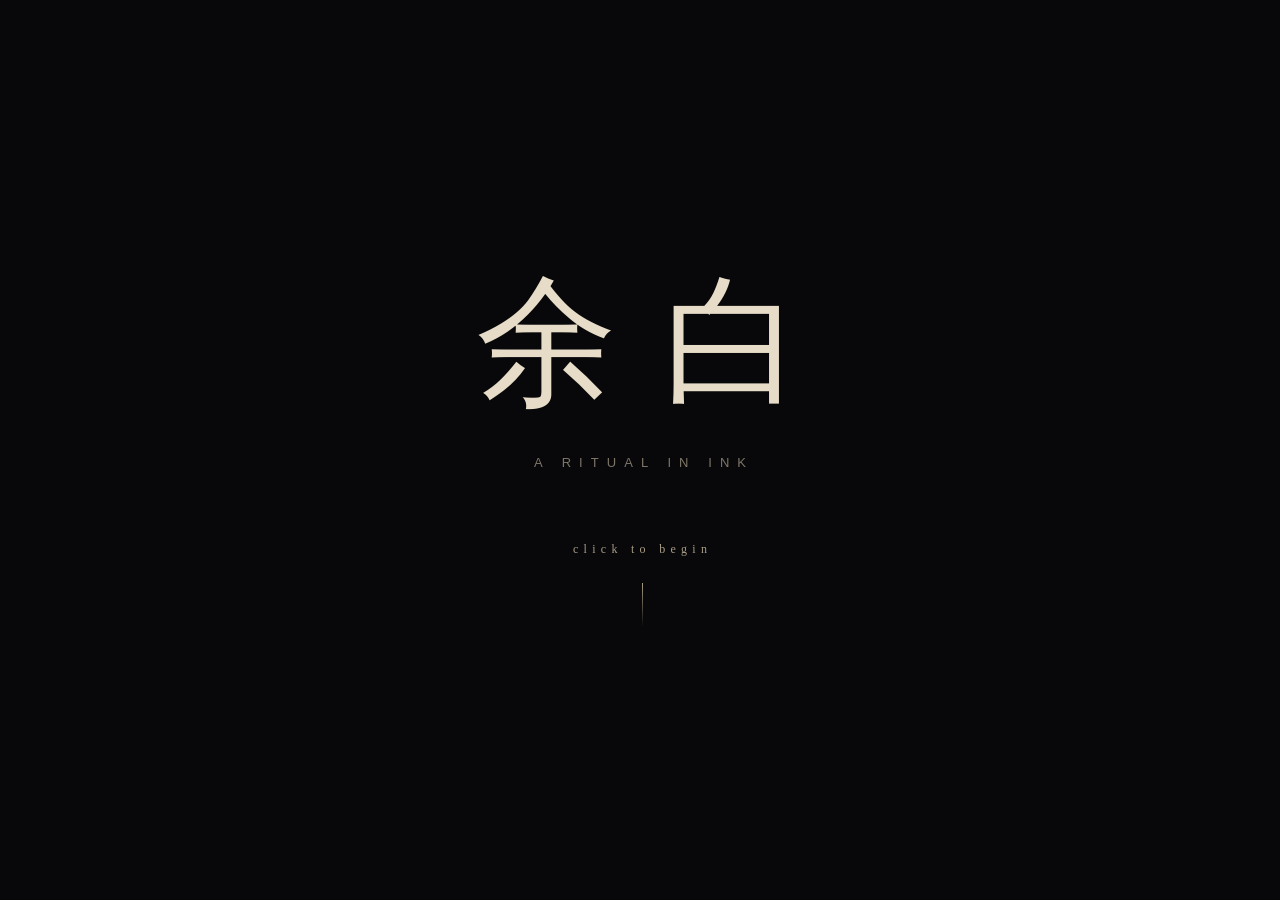
<file: DeepSeek-V4.1-Flash-1017/yohaku/index.html>
<!DOCTYPE html>
<html lang="ja">
<head>
<meta charset="utf-8">
<meta name="viewport" content="width=device-width,initial-scale=1,viewport-fit=cover">
<title>余白 — YOHAKU</title>
<link rel="icon" href="data:image/svg+xml,%3Csvg xmlns='http://www.w3.org/2000/svg' viewBox='0 0 32 32'%3E%3Crect width='32' height='32' fill='%23f1ebde'/%3E%3Ccircle cx='16' cy='16' r='8.5' fill='none' stroke='%23101214' stroke-width='4.5' stroke-dasharray='46 8'/%3E%3C/svg%3E">
<style>
  :root { color-scheme: dark; }
  * { margin:0; padding:0; box-sizing:border-box; }
  html, body { width:100%; height:100%; overflow:hidden; background:#08080a; }
  body { font-family:"Hiragino Mincho ProN","Yu Mincho","YuMincho","Noto Serif JP",serif;
         -webkit-font-smoothing:antialiased; cursor:none; }
  canvas { position:fixed; inset:0; width:100%; height:100%; display:block; }

  #intro {
    position:fixed; inset:0; z-index:10;
    display:flex; flex-direction:column; align-items:center; justify-content:center;
    background:#08080a; color:#cfc6b4; cursor:pointer;
    transition:opacity 2.4s ease, visibility 0s linear 2.4s;
  }
  #intro.gone { opacity:0; visibility:hidden; }
  #intro .title {
    font-size:clamp(56px,11vw,150px); letter-spacing:.32em; margin-right:-.32em;
    font-weight:400; line-height:1; color:#e6dcc8;
    animation:breathe 7s ease-in-out infinite;
  }
  #intro .sub {
    margin-top:2.6rem; font-size:clamp(10px,1.05vw,13px); letter-spacing:.62em;
    margin-right:-.62em; color:#7d7568; text-transform:uppercase;
    font-family:"Helvetica Neue",Arial,sans-serif;
    animation:fadeIn 3s ease 1.2s both;
  }
  #intro .enter {
    margin-top:4.5rem; font-size:clamp(10px,1vw,12px); letter-spacing:.44em;
    margin-right:-.44em; color:#a89c86; animation:fadeIn 3s ease 2.6s both;
  }
  #intro .enter::after { content:""; display:block; width:1px; height:44px; margin:1.6rem auto 0;
    background:linear-gradient(#a89c86,rgba(168,156,134,0)); animation:drop 3.4s ease-in-out infinite; }
  @keyframes breathe { 0%,100%{opacity:.86} 50%{opacity:1} }
  @keyframes fadeIn { from{opacity:0} to{opacity:1} }
  @keyframes drop { 0%,100%{transform:scaleY(.35);transform-origin:top;opacity:.3} 50%{transform:scaleY(1);opacity:1} }

  #hint {
    position:fixed; left:50%; bottom:3.2vh; transform:translateX(-50%);
    font-family:"Helvetica Neue",Arial,sans-serif;
    font-size:10px; letter-spacing:.42em; color:#6f665a; text-transform:uppercase;
    opacity:0; transition:opacity 2.5s ease; pointer-events:none; z-index:5;
    margin-right:-.42em; white-space:nowrap;
  }
  #hint.on { opacity:1; }

  #fps { position:fixed; left:8px; bottom:6px; font:10px/1 monospace; color:#33302b; z-index:6;
         opacity:0; pointer-events:none; }

  #err { position:fixed; inset:0; display:none; align-items:center; justify-content:center;
         background:#08080a; color:#c8bfae; font-family:monospace; font-size:13px; text-align:center;
         padding:2rem; line-height:1.8; z-index:20; }
</style>
</head>
<body>
<canvas id="gl"></canvas>
<div id="hint">move to paint &nbsp;·&nbsp; click to drop ink</div>
<div id="fps"></div>
<div id="err"></div>

<div id="intro">
  <div class="title">余白</div>
  <div class="sub">a ritual in ink</div>
  <div class="enter">click to begin</div>
</div>

<script>
"use strict";
/* =========================================================================
   余白 / YOHAKU — an ink ritual
   Real-time GPU fluid ink, procedural washi, sumi-e brush dynamics, a poem,
   and a synthesiser. No assets, no libraries.
   ========================================================================= */

const $ = id => document.getElementById(id);
const canvas = $('gl');
const hintEl = $('hint');
const errEl  = $('err');

function fail(msg){
  errEl.style.display = 'flex';
  errEl.innerHTML = msg;
  throw new Error(msg);
}

const gl = canvas.getContext('webgl2', {
  alpha:false, antialias:false, depth:false, stencil:false,
  powerPreference:'high-performance', preserveDrawingBuffer:false
});
if (!gl) fail('This piece needs WebGL2. Try a recent Chrome, Safari or Firefox.');
gl.getExtension('EXT_color_buffer_float');
gl.getExtension('OES_texture_float_linear');

const MAXTEX = gl.getParameter(gl.MAX_TEXTURE_SIZE);
const DPR = Math.max(1, Math.min(window.devicePixelRatio || 1, 2, 2800 / Math.max(1, window.innerWidth)));

/* ------------------------------------------------------------------ math */
const clamp = (v,a,b)=> v<a?a:v>b?b:v;
const lerp  = (a,b,t)=> a+(b-a)*t;
const smooth=(t)=> t*t*(3-2*t);
const easeIO= t=> t<0.5 ? 2*t*t : 1-Math.pow(-2*t+2,2)/2;
const easeOut= t=> 1-Math.pow(1-t,3);
const rnd = (a=1,b=0)=> b + Math.random()*(a-b);

/* ------------------------------------------------------------ gl helpers */
const QUAD = new Float32Array([-1,-1, 1,-1, -1,1, -1,1, 1,-1, 1,1]);
const quadBuf = gl.createBuffer();
gl.bindBuffer(gl.ARRAY_BUFFER, quadBuf);
gl.bufferData(gl.ARRAY_BUFFER, QUAD, gl.STATIC_DRAW);
const vao = gl.createVertexArray();
gl.bindVertexArray(vao);
gl.enableVertexAttribArray(0);
gl.vertexAttribPointer(0, 2, gl.FLOAT, false, 0, 0);

const VS = `#version 300 es
precision highp float;
layout(location=0) in vec2 aPos;
out vec2 vUv;
void main(){ vUv = aPos*0.5 + 0.5; gl_Position = vec4(aPos,0.0,1.0); }`;

function sh(type, src){
  const s = gl.createShader(type);
  gl.shaderSource(s, src);
  gl.compileShader(s);
  if (!gl.getShaderParameter(s, gl.COMPILE_STATUS)) {
    const log = gl.getShaderInfoLog(s);
    console.error(src.split('\n').map((l,i)=>(i+1)+': '+l).join('\n'));
    fail('Shader error:<br>' + log);
  }
  return s;
}

class Prog {
  constructor(fs){
    const p = gl.createProgram();
    gl.attachShader(p, sh(gl.VERTEX_SHADER, VS));
    gl.attachShader(p, sh(gl.FRAGMENT_SHADER, fs));
    gl.linkProgram(p);
    if (!gl.getProgramParameter(p, gl.LINK_STATUS)) fail('Link error:<br>' + gl.getProgramInfoLog(p));
    this.p = p; this.u = {};
  }
  use(){ gl.useProgram(this.p); return this; }
  loc(n){
    if (!(n in this.u)) this.u[n] = gl.getUniformLocation(this.p, n);
    return this.u[n];
  }
  set(n, ...v){
    const l = this.loc(n); if (l === null) return this;
    if (v.length === 1) {
      const x = v[0];
      if (typeof x === 'number') gl.uniform1f(l, x);
      else if (x && x.length === 2) gl.uniform2f(l, x[0], x[1]);
      else if (x && x.length === 3) gl.uniform3f(l, x[0], x[1], x[2]);
      else if (x && x.length === 4) gl.uniform4f(l, x[0], x[1], x[2], x[3]);
    } else if (v.length === 2) gl.uniform2f(l, v[0], v[1]);
    else if (v.length === 3) gl.uniform3f(l, v[0], v[1], v[2]);
    else if (v.length === 4) gl.uniform4f(l, v[0], v[1], v[2], v[3]);
    return this;
  }
  tex(n, t, unit){
    gl.activeTexture(gl.TEXTURE0 + unit);
    gl.bindTexture(gl.TEXTURE_2D, t);
    gl.uniform1i(this.loc(n), unit);
    return this;
  }
}

function drawTo(fbo){
  if (fbo) { gl.bindFramebuffer(gl.FRAMEBUFFER, fbo.fbo); gl.viewport(0,0,fbo.w,fbo.h); }
  else     { gl.bindFramebuffer(gl.FRAMEBUFFER, null); gl.viewport(0,0,canvas.width,canvas.height); }
  gl.drawArrays(gl.TRIANGLES, 0, 6);
}

const HDR = { internal: gl.RGBA16F, format: gl.RGBA, type: gl.HALF_FLOAT };

function makeTex(w,h,filter){
  const t = gl.createTexture();
  gl.activeTexture(gl.TEXTURE0);
  gl.bindTexture(gl.TEXTURE_2D, t);
  gl.texParameteri(gl.TEXTURE_2D, gl.TEXTURE_MIN_FILTER, filter);
  gl.texParameteri(gl.TEXTURE_2D, gl.TEXTURE_MAG_FILTER, filter);
  gl.texParameteri(gl.TEXTURE_2D, gl.TEXTURE_WRAP_S, gl.CLAMP_TO_EDGE);
  gl.texParameteri(gl.TEXTURE_2D, gl.TEXTURE_WRAP_T, gl.CLAMP_TO_EDGE);
  gl.texImage2D(gl.TEXTURE_2D, 0, HDR.internal, w, h, 0, HDR.format, HDR.type, null);
  return t;
}

function makeFBO(w,h,filter=gl.LINEAR){
  const tex = makeTex(w,h,filter);
  const fbo = gl.createFramebuffer();
  gl.bindFramebuffer(gl.FRAMEBUFFER, fbo);
  gl.framebufferTexture2D(gl.FRAMEBUFFER, gl.COLOR_ATTACHMENT0, gl.TEXTURE_2D, tex, 0);
  gl.viewport(0,0,w,h);
  gl.clearColor(0,0,0,0);
  gl.clear(gl.COLOR_BUFFER_BIT);
  return { tex, fbo, w, h, tx:1/w, ty:1/h };
}

function makeDouble(w,h,filter=gl.LINEAR){
  let a = makeFBO(w,h,filter), b = makeFBO(w,h,filter);
  return {
    w,h, read:a, write:b,
    swap(){ const t=a; a=b; b=t; this.read=a; this.write=b; }
  };
}

function destroyFBO(f){ if(!f) return; gl.deleteTexture(f.tex); gl.deleteFramebuffer(f.fbo); }
function destroyDouble(d){ if(!d) return; destroyFBO(d.read); destroyFBO(d.write); }

/* ================================================================ SHADERS */

const SH = {};

/* --- ink deposit with a bristle stamp ------------------------------- */
SH.splat = `#version 300 es
precision highp float;
in vec2 vUv; out vec4 o;
uniform sampler2D uTarget;
uniform vec2  uPoint;
uniform vec2  uDir;
uniform float uRadius;
uniform float uAspect;
uniform float uAlpha;
uniform float uWet;
uniform float uBristle;
uniform float uSeed;
uniform vec3  uColor;

float hash21(vec2 p){
  p = fract(p*vec2(123.34,456.21));
  p += dot(p, p+45.32);
  return fract(p.x*p.y);
}
float vnoise(vec2 p){
  vec2 i = floor(p), f = fract(p);
  f = f*f*(3.0-2.0*f);
  float a = hash21(i), b = hash21(i+vec2(1.0,0.0));
  float c = hash21(i+vec2(0.0,1.0)), d = hash21(i+vec2(1.0,1.0));
  return mix(mix(a,b,f.x), mix(c,d,f.x), f.y);
}

void main(){
  vec4 base = texture(uTarget, vUv);
  vec2 d = vUv - uPoint;
  d.x *= uAspect;
  float l = length(d);
  if (l > uRadius*2.3) { o = base; return; }

  vec2 t = normalize(uDir*uAspect + vec2(1e-5));
  vec2 n = vec2(-t.y, t.x);
  float across = dot(d, n);
  float along  = dot(d, t);
  float ang = atan(d.y, d.x);

  /* hairs tear the edge of the mark; a brush is never a circle */
  float ragged = 1.0 + 0.050*sin(ang*5.0 + uSeed*4.0)
                     + 0.028*sin(ang*11.0 - uSeed*7.0)
                     + 0.015*sin(ang*23.0 + uSeed*3.0);
  float rr = max(uRadius*ragged, 0.0008);
  float edge = 1.0 - smoothstep(rr*0.80, rr, l);

  float u = across/rr;
  float v = along/rr;

  /* each hair carries its own load; dry passages leave the paper showing */
  float hair = vnoise(vec2(u*5.0 + uSeed*31.0, v*0.65 + uSeed*5.0));
  hair = smoothstep(0.32, 0.74, hair);
  float grain = 0.58 + 0.42*vnoise(vec2(u*13.0 + uSeed*7.0, v*1.8));
  float dry = clamp(uBristle, 0.0, 1.0);
  float mask = mix(grain, hair, 0.12 + 0.88*dry);
  float a = edge * mix(1.0, mask, 0.22 + 0.72*dry) * uAlpha;

  o = vec4(base.rgb + uColor*a, max(base.a, a*uWet));
}`;

/* --- velocity injection -------------------------------------------- */
SH.vel = `#version 300 es
precision highp float;
in vec2 vUv; out vec4 o;
uniform sampler2D uTarget;
uniform vec2 uPoint;
uniform float uRadius;
uniform float uAspect;
uniform vec2 uForce;
void main(){
  vec4 base = texture(uTarget, vUv);
  vec2 d = vUv - uPoint;
  d.x *= uAspect;
  float m = exp(-dot(d,d)/(uRadius*uRadius));
  o = vec4(base.xy + uForce*m, 0.0, 1.0);
}`;

/* --- fluid steps ---------------------------------------------------- */
SH.advect = `#version 300 es
precision highp float;
in vec2 vUv; out vec4 o;
uniform sampler2D uVel, uSrc;
uniform vec2 uTexel;
uniform float uDt, uDiss;
void main(){
  vec2 v = texture(uVel, vUv).xy;
  vec2 c = vUv - uDt * v * uTexel;
  o = uDiss * texture(uSrc, c);
}`;

SH.curl = `#version 300 es
precision highp float;
in vec2 vUv; out vec4 o;
uniform sampler2D uVel; uniform vec2 uTexel;
void main(){
  float L = texture(uVel, vUv - vec2(uTexel.x,0.0)).y;
  float R = texture(uVel, vUv + vec2(uTexel.x,0.0)).y;
  float B = texture(uVel, vUv - vec2(0.0,uTexel.y)).x;
  float T = texture(uVel, vUv + vec2(0.0,uTexel.y)).x;
  o = vec4(0.5*(R - L - T + B), 0.0, 0.0, 1.0);
}`;

SH.vort = `#version 300 es
precision highp float;
in vec2 vUv; out vec4 o;
uniform sampler2D uVel, uCurl; uniform vec2 uTexel;
uniform float uStrength, uDt;
void main(){
  float L = texture(uCurl, vUv - vec2(uTexel.x,0.0)).x;
  float R = texture(uCurl, vUv + vec2(uTexel.x,0.0)).x;
  float B = texture(uCurl, vUv - vec2(0.0,uTexel.y)).x;
  float T = texture(uCurl, vUv + vec2(0.0,uTexel.y)).x;
  float C = texture(uCurl, vUv).x;
  vec2 f = 0.5*vec2(abs(T)-abs(B), abs(R)-abs(L));
  f /= length(f) + 1e-5;
  f *= uStrength * C;
  f.y *= -1.0;
  vec2 v = texture(uVel, vUv).xy;
  v += f * uDt;
  v = clamp(v, -1500.0, 1500.0);
  o = vec4(v, 0.0, 1.0);
}`;

SH.div = `#version 300 es
precision highp float;
in vec2 vUv; out vec4 o;
uniform sampler2D uVel; uniform vec2 uTexel;
void main(){
  float L = texture(uVel, vUv - vec2(uTexel.x,0.0)).x;
  float R = texture(uVel, vUv + vec2(uTexel.x,0.0)).x;
  float B = texture(uVel, vUv - vec2(0.0,uTexel.y)).y;
  float T = texture(uVel, vUv + vec2(0.0,uTexel.y)).y;
  o = vec4(0.5*(R - L + T - B), 0.0, 0.0, 1.0);
}`;

SH.pressure = `#version 300 es
precision highp float;
in vec2 vUv; out vec4 o;
uniform sampler2D uP, uDiv; uniform vec2 uTexel;
void main(){
  float L = texture(uP, vUv - vec2(uTexel.x,0.0)).x;
  float R = texture(uP, vUv + vec2(uTexel.x,0.0)).x;
  float B = texture(uP, vUv - vec2(0.0,uTexel.y)).x;
  float T = texture(uP, vUv + vec2(0.0,uTexel.y)).x;
  float d = texture(uDiv, vUv).x;
  o = vec4((L + R + B + T - d)*0.25, 0.0, 0.0, 1.0);
}`;

SH.grad = `#version 300 es
precision highp float;
in vec2 vUv; out vec4 o;
uniform sampler2D uP, uVel; uniform vec2 uTexel;
void main(){
  float L = texture(uP, vUv - vec2(uTexel.x,0.0)).x;
  float R = texture(uP, vUv + vec2(uTexel.x,0.0)).x;
  float B = texture(uP, vUv - vec2(0.0,uTexel.y)).x;
  float T = texture(uP, vUv + vec2(0.0,uTexel.y)).x;
  vec2 v = texture(uVel, vUv).xy - 0.5*vec2(R - L, T - B);
  o = vec4(v, 0.0, 1.0);
}`;

SH.clear = `#version 300 es
precision highp float;
in vec2 vUv; out vec4 o;
uniform sampler2D uSrc; uniform float uValue;
void main(){ o = uValue * texture(uSrc, vUv); }`;

/* --- bleed: paper absorbs ink along its fibres ---------------------- */
SH.bleed = `#version 300 es
precision highp float;
in vec2 vUv; out vec4 o;
uniform sampler2D uSrc, uPaper;
uniform vec2 uTexel;
uniform float uAmount;
uniform float uTime;
void main(){
  vec4 c0 = texture(uSrc, vUv);
  vec3 c = c0.rgb;
  float w = c0.a;
  vec2 e = uTexel * 2.1;
  vec3 s = texture(uSrc, vUv + vec2(e.x,0.0)).rgb
         + texture(uSrc, vUv - vec2(e.x,0.0)).rgb
         + texture(uSrc, vUv + vec2(0.0,e.y)).rgb
         + texture(uSrc, vUv - vec2(0.0,e.y)).rgb;
  vec4 p = texture(uPaper, vUv);
  float fib = p.b;
  // only wet ink travels through the fibres; once it dries it is fixed
  float k = uAmount * (0.06 + 0.94*fib) * smoothstep(0.04, 0.70, w);
  vec3 outc = mix(c, s*0.25, k);
  o = vec4(outc, w*0.988);
}`;

/* --- final composite ------------------------------------------------ */
SH.final = `#version 300 es
precision highp float;
in vec2 vUv; out vec4 o;

uniform sampler2D uDye, uPaper, uText, uSeal;
uniform vec2  uRes;
uniform vec2  uMouse;
uniform float uTime, uLift, uTextReveal, uSealReveal, uInk, uSeed, uDebug;
uniform vec2 uFocus;
uniform float uLiftT;

float hash21(vec2 p){
  p = fract(p*vec2(123.34,456.21));
  p += dot(p, p+45.32);
  return fract(p.x*p.y);
}

float inkAt(vec2 uv){ return texture(uDye, uv).r; }

void main(){
  vec2 screenUv = vUv;
  float driftic = sin(uTime*0.07 + vUv.x*3.1);
  vec2 uv = vUv;
  float zoom = 1.0 + 0.55*uLift;
  vec2 focus = mix(vec2(0.5), uFocus, smoothstep(0.0,1.0,uLift));
  uv = (uv - focus)/zoom + focus;
  uv += 0.0018*vec2(sin(uTime*0.061), cos(uTime*0.047));
  vec2 drift = uv;

  /* ---- washi ------------------------------------------------------ */
  vec4 pp = texture(uPaper, drift);
  float mott = pp.r, fib = pp.g, absorb = pp.b;
  vec3 paper = vec3(0.975,0.959,0.918);
  paper *= 0.972 + 0.052*mott;
  paper *= 0.994 + 0.014*(fib - 0.5);
  float g = hash21(floor(drift*uRes*0.75)) - 0.5;
  paper += g*0.009;
  vec2 vc = (drift-0.5)*vec2(uRes.x/uRes.y,1.0);
  float vig = 1.0 - 0.16*dot(vc,vc);
  paper *= clamp(vig,0.84,1.0);
  // raking light from the upper left
  float rake = dot(normalize(vc + vec2(0.001)), normalize(vec2(-0.65,0.65)));
  paper *= 0.982 + 0.026*(0.5 - 0.5*rake);

  /* ---- ink -------------------------------------------------------- */
  vec2 pdir = uMouse * (0.0025 + 0.070*uLift);
  float dens = 0.0, wet = 0.0;
  for (int i=0; i<8; i++){
    float k = float(i)/7.0;
    vec2 s = drift + pdir*(k - 0.42);
    vec4 c = texture(uDye, s);
    float wgt = 1.0 - 0.30*k;
    dens = max(dens, c.r*wgt);
    wet  = max(wet,  c.a*wgt);
  }
  dens *= uInk;

  vec3 sumi = vec3(0.030,0.032,0.038);
  float a = 1.0 - exp(-dens*1.9);
  vec3 col = mix(paper, sumi, a);
  // pigment separation at the wet rim of a bloom: glue and tannin stain the fibres
  float rim = smoothstep(0.02,0.42,dens) * (1.0 - smoothstep(0.42,0.95,dens));
  col += rim * 0.055 * vec3(0.62,0.52,0.36);
  float sheen = pow(clamp(dens*1.15,0.0,1.0), 2.2) * clamp(wet,0.0,1.0);
  col += sheen * 0.16 * vec3(0.80,0.86,0.98);

  /* ---- the lift: the painting comes loose from the paper ---------- */
  if (uLift > 0.0015){
    float tt = uTime;

    // the mark is caught by a slow current and begins to move like weather
    float turb = 0.55 + 1.7*uLiftT;
    vec2 warp = vec2(
       0.026*sin(drift.y*6.5 + tt*0.19) + 0.011*sin(drift.y*16.0 - tt*0.11),
       0.024*cos(drift.x*5.5 + tt*0.15) - 0.010*cos(drift.x*14.0 + tt*0.09)
    ) * uLift * turb * (0.5 + 0.5*abs(driftic));

    vec2 d0 = drift + warp;
    vec2 par = uMouse * 0.075 + vec2(sin(tt*0.13), cos(tt*0.11))*0.038;
    float densv = 0.0;
    for (int i=0;i<6;i++){
      float k = float(i)/5.0;
      densv = max(densv, inkAt(d0 + par*(k-0.5))*(1.0 - 0.18*k));
    }
    // light spills off the form into the room
    float bloom = 0.0;
    for (int i=0;i<6;i++){
      float a = float(i)*1.0472;
      bloom += inkAt(d0 + vec2(cos(a),sin(a))*0.035);
    }
    bloom = bloom/6.0;

    float e = 2.4/uRes.y;
    float dL = inkAt(d0 - vec2(e,0.0));
    float dR = inkAt(d0 + vec2(e,0.0));
    float dB = inkAt(d0 - vec2(0.0,e));
    float dT = inkAt(d0 + vec2(0.0,e));
    vec3 n = normalize(vec3((dL-dR)*4.0, (dB-dT)*4.0, 0.55));

    // a slow light moving through the room, and smoke that is never still
    vec3 L1 = normalize(vec3(-0.55 + 0.25*sin(tt*0.11), 0.58 + 0.12*cos(tt*0.09), 0.62));
    float diff = max(dot(n,L1),0.0);
    float rim  = pow(1.0 - clamp(n.z,0.0,1.0), 2.6);
    float spec = pow(max(dot(reflect(-L1,n), vec3(0.0,0.0,1.0)),0.0), 7.0);

    float billow = 0.70 + 0.62*texture(uPaper, drift*1.9 + vec2(tt*0.006,-tt*0.004)).r;
    float erode = texture(uPaper, drift*2.3 + vec2(tt*0.022,-tt*0.015)).r;
    densv *= mix(1.0, 0.30 + 1.20*erode, uLift*(0.45 + 0.45*uLiftT));
    float breakup = smoothstep(0.02, 2.6, densv) * (0.55 + 0.45*billow);

    // the sheet is lit from behind: the ink drinks the light, thin passages glow
    vec2 vcf = (drift - uFocus)*vec2(uRes.x/uRes.y,1.0);
    float r = length(vcf);
    float pulse = 0.92 + 0.08*sin(tt*0.55) + 0.05*sin(tt*0.21+1.7);
    // the lamp behind the sheet slowly closes: dusk falls on the painting
    float dusk = smoothstep(0.18, 0.92, uLiftT);
    float tight = 1.0 + 3.4*dusk;
    vec3 lightSrc = vec3(1.00,0.79,0.50);
    vec3 backlight = lightSrc*pulse*(1.05*exp(-3.05*r*tight) + 0.20*exp(-1.05*r)*(1.0-dusk))
                   + vec3(0.005,0.005,0.008) + vec3(0.090,0.077,0.056)*dusk;
    vec3 trans = backlight*exp(-densv*0.30);
    // the lamp grazes the raised ink
    trans += lightSrc*rim*0.26*dusk*breakup;
    float sheen2 = pow(max(dot(n, normalize(vec3(-0.45,0.60,0.66))),0.0), 4.0);
    trans += vec3(0.55,0.54,0.58)*sheen2*0.10*breakup;
    trans += vec3(1.0,0.85,0.62)*pow(min(bloom,1.6)*0.5, 1.8)*0.16;
    col = mix(col, trans, uLift);
  }

  /* ---- seal ------------------------------------------------------- */
  vec4 sl = texture(uSeal, screenUv);
  float sa = sl.a * smoothstep(0.0, 0.55, uSealReveal);
  float sealGrain = 0.82 + 0.18*hash21(floor(screenUv*uRes*0.5));
  col = mix(col, sl.rgb*sealGrain, clamp(sa,0.0,1.0));

  /* ---- poem ------------------------------------------------------- */
  vec4 tx = texture(uText, screenUv);
  float order = tx.g;
  float rev = smoothstep(order-0.030, order+0.012, uTextReveal*1.05);
  float glyph = tx.r * rev;
  if (glyph > 0.0005 || uTextReveal > 0.0){
    vec2 e = 1.4/uRes;
    float hb = (texture(uText, screenUv+vec2(e.x,0.0)).r
              + texture(uText, screenUv-vec2(e.x,0.0)).r
              + texture(uText, screenUv+vec2(0.0,e.y)).r
              + texture(uText, screenUv-vec2(0.0,e.y)).r)*0.25*rev;
    float halo = clamp(hb - glyph, 0.0, 1.0);
    col = mix(col, sumi, clamp(glyph*1.12,0.0,1.0));
    col = mix(col, mix(col,sumi,0.30), halo*0.42);
  }

  if (uDebug > 0.5){ o = vec4(vec3(dens*0.25), 1.0); return; }

  /* ---- finishing -------------------------------------------------- */
  float vig2 = 1.0 - 0.22*dot(vc,vc);
  col *= clamp(vig2,0.7,1.0);
  float grain = hash21(floor(screenUv*uRes) + floor(uTime*24.0));
  col += (grain-0.5)*0.014;
  o = vec4(col, 1.0);
}`;

const P = {
  splat: new Prog(SH.splat),
  vel:   new Prog(SH.vel),
  advect:new Prog(SH.advect),
  curl:  new Prog(SH.curl),
  vort:  new Prog(SH.vort),
  div:   new Prog(SH.div),
  press: new Prog(SH.pressure),
  grad:  new Prog(SH.grad),
  clear: new Prog(SH.clear),
  bleed: new Prog(SH.bleed),
  final: new Prog(SH.final)
};

/* ================================================================ PAPER */

function valueNoise(seed){
  const P0 = new Uint8Array(512);
  let s = seed;
  const r = () => { s = (s*1664525 + 1013904223) >>> 0; return s/4294967296; };
  for (let i=0;i<256;i++) P0[i]=i;
  for (let i=255;i>0;i--){ const j = Math.floor(r()*(i+1)); const t=P0[i]; P0[i]=P0[j]; P0[j]=t; }
  for (let i=0;i<256;i++) P0[256+i]=P0[i];
  const h = (x,y)=> P0[(P0[x&255] + (y&255)) & 255] / 255;
  return (x,y)=>{
    const xi = Math.floor(x), yi = Math.floor(y);
    const xf = x-xi, yf = y-yi;
    const u = xf*xf*(3-2*xf), v = yf*yf*(3-2*yf);
    const a = h(xi,yi), b = h(xi+1,yi), c = h(xi,yi+1), d = h(xi+1,yi+1);
    return lerp(lerp(a,b,u), lerp(c,d,u), v);
  };
}

const HAIKU = [
  ['雪の夜','墨はしずかに','花となる'],
  ['墨の花','ひらけば池に','月がさす'],
  ['余白こそ','山の姿と','なりにけり'],
  ['とどまらぬ','筆のあとさき','霧の海'],
  ['一筆の','あとに残るは','秋の空'],
  ['筆をおき','しばし聞こえる','虫の声'],
  ['春の雨','紙のうえにも','芽がふたつ'],
  ['指先の','熱だけ残る','冬の月']
];

let paperTex = null;

function buildPaper(){
  const S = 512;
  const n1 = valueNoise(1337);
  const n2 = valueNoise(90210);
  const n3 = valueNoise(4242);
  const data = new Uint8Array(S*S*4);
  const fbm = (f,x,y,oct) => {
    let v=0, amp=0.5, tot=0;
    for (let i=0;i<oct;i++){ v += f(x,y)*amp; tot += amp; x*=2.07; y*=2.07; amp*=0.5; }
    return v/tot;
  };
  for (let y=0;y<S;y++){
    for (let x=0;x<S;x++){
      const i = (y*S+x)*4;
      // mottling of the pulp
      const m = fbm(n1, x/11, y/11, 5);
      // long fibres: stretched noise + a fine cross streak
      const fibA = fbm(n2, x/2.0, y/46.0, 3);
      const fibB = fbm(n3, x/70.0, y/2.2, 2);
      const fib = clamp(0.62*fibA + 0.38*fibB, 0, 1);
      const abs = fbm(n2, x/18 + 40, y/18 + 40, 3);
      data[i]   = Math.round(clamp(m*1.5-0.18,0,1)*255);
      data[i+1] = Math.round(clamp(fib*1.35-0.1,0,1)*255);
      data[i+2] = Math.round(clamp(abs*1.6-0.2,0,1)*255);
      data[i+3] = 255;
    }
  }
  const t = gl.createTexture();
  gl.bindTexture(gl.TEXTURE_2D, t);
  gl.texParameteri(gl.TEXTURE_2D, gl.TEXTURE_MIN_FILTER, gl.LINEAR);
  gl.texParameteri(gl.TEXTURE_2D, gl.TEXTURE_MAG_FILTER, gl.LINEAR);
  gl.texParameteri(gl.TEXTURE_2D, gl.TEXTURE_WRAP_S, gl.REPEAT);
  gl.texParameteri(gl.TEXTURE_2D, gl.TEXTURE_WRAP_T, gl.REPEAT);
  gl.pixelStorei(gl.UNPACK_ALIGNMENT, 1);
  gl.texImage2D(gl.TEXTURE_2D, 0, gl.RGBA, S, S, 0, gl.RGBA, gl.UNSIGNED_BYTE, data);
  return t;
}

/* =============================================================== SIM SYS */

const SIM = 512;
let dye, vel, div, curl, pres;
let simW = 0, simH = 0;

function allocSim(){
  if (dye) { destroyDouble(dye); destroyDouble(vel); destroyDouble(div); destroyDouble(curl); destroyDouble(pres); }
  const target = (window.innerWidth * DPR > 1600) ? 2048 : 1024;
  const dsize = Math.min(2048, Math.max(1024, target));
  dye  = makeDouble(dsize, dsize);
  vel  = makeDouble(SIM, SIM);
  div  = makeDouble(SIM, SIM);
  curl = makeDouble(SIM, SIM, gl.NEAREST);
  pres = makeDouble(SIM, SIM, gl.NEAREST);
  simW = dsize; simH = dsize;
}

function clearTargets(){
  for (const d of [dye, vel, div, curl, pres]){
    for (const f of [d.read, d.write]){
      gl.bindFramebuffer(gl.FRAMEBUFFER, f.fbo);
      gl.viewport(0,0,f.w,f.h);
      gl.clearColor(0,0,0,0);
      gl.clear(gl.COLOR_BUFFER_BIT);
    }
  }
}

const aspect = () => canvas.width / canvas.height;

function splatInk(x, y, dx, dy, radius, alpha, seed, bristle){
  P.splat.use();
  P.splat.tex('uTarget', dye.read.tex, 0);
  P.splat.set('uPoint', x, y);
  const l = Math.hypot(dx, dy) || 1e-6;
  P.splat.set('uDir', dx/l, dy/l);
  P.splat.set('uRadius', radius);
  P.splat.set('uAspect', aspect());
  P.splat.set('uAlpha', alpha);
  P.splat.set('uWet', 1.0);
  P.splat.set('uBristle', bristle);
  P.splat.set('uSeed', seed % 97);
  P.splat.set('uColor', 0.92, 0.90, 0.86);
  drawTo(dye.write);
  dye.swap();
}

function splatVel(x, y, fx, fy, radius){
  P.vel.use();
  P.vel.tex('uTarget', vel.read.tex, 0);
  P.vel.set('uPoint', x, y);
  P.vel.set('uRadius', radius);
  P.vel.set('uAspect', aspect());
  P.vel.set('uForce', fx, fy);
  drawTo(vel.write);
  vel.swap();
}

const PRESSURE_ITERS = 26;

function stepFluid(dt, time){
  const tx = 1/SIM, ty = 1/SIM;

  // curl
  P.curl.use();
  P.curl.tex('uVel', vel.read.tex, 0);
  P.curl.set('uTexel', tx, ty);
  drawTo(curl.write); curl.swap();

  // vorticity confinement
  P.vort.use();
  P.vort.tex('uVel', vel.read.tex, 0).tex('uCurl', curl.read.tex, 1);
  P.vort.set('uTexel', tx, ty);
  P.vort.set('uStrength', 7.0);
  P.vort.set('uDt', dt);
  drawTo(vel.write); vel.swap();

  // divergence
  P.div.use();
  P.div.tex('uVel', vel.read.tex, 0);
  P.div.set('uTexel', tx, ty);
  drawTo(div.write); div.swap();

  // pressure decay + solve
  P.clear.use();
  P.clear.tex('uSrc', pres.read.tex, 0);
  P.clear.set('uValue', 0.82);
  drawTo(pres.write); pres.swap();

  P.press.use();
  P.press.tex('uDiv', div.read.tex, 1);
  P.press.set('uTexel', tx, ty);
  for (let i=0;i<PRESSURE_ITERS;i++){
    P.press.tex('uP', pres.read.tex, 0);
    drawTo(pres.write); pres.swap();
  }

  // project
  P.grad.use();
  P.grad.tex('uP', pres.read.tex, 0).tex('uVel', vel.read.tex, 1);
  P.grad.set('uTexel', tx, ty);
  drawTo(vel.write); vel.swap();

  // advect velocity
  P.advect.use();
  P.advect.tex('uVel', vel.read.tex, 0).tex('uSrc', vel.read.tex, 1);
  P.advect.set('uTexel', tx, ty);
  P.advect.set('uDt', dt);
  P.advect.set('uDiss', 0.9955);
  drawTo(vel.write); vel.swap();

  // advect dye
  P.advect.use();
  P.advect.tex('uVel', vel.read.tex, 0).tex('uSrc', dye.read.tex, 1);
  P.advect.set('uTexel', 1/dye.w, 1/dye.h);
  P.advect.set('uDt', dt);
  P.advect.set('uDiss', 0.99996);
  drawTo(dye.write); dye.swap();

  // paper bleeds the ink outward, slowly and unevenly
  P.bleed.use();
  P.bleed.tex('uSrc', dye.read.tex, 0).tex('uPaper', paperTex, 1);
  P.bleed.set('uTexel', 1/dye.w, 1/dye.h);
  P.bleed.set('uAmount', 0.085);
  P.bleed.set('uTime', time);
  drawTo(dye.write); dye.swap();
}

/* ============================================================ TEXT LAYER */

let textTex = null, sealTex = null;
let textCanvas = null, sealCanvas = null;

const JP_FONT = '"Hiragino Mincho ProN","Yu Mincho","YuMincho","Noto Serif JP","MS Mincho",serif';

function newCanvasTexture(){
  const c = document.createElement('canvas');
  c.width = canvas.width; c.height = canvas.height;
  const g = c.getContext('2d');
  const t = gl.createTexture();
  gl.bindTexture(gl.TEXTURE_2D, t);
  gl.texParameteri(gl.TEXTURE_2D, gl.TEXTURE_MIN_FILTER, gl.LINEAR);
  gl.texParameteri(gl.TEXTURE_2D, gl.TEXTURE_MAG_FILTER, gl.LINEAR);
  gl.texParameteri(gl.TEXTURE_2D, gl.TEXTURE_WRAP_S, gl.CLAMP_TO_EDGE);
  gl.texParameteri(gl.TEXTURE_2D, gl.TEXTURE_WRAP_T, gl.CLAMP_TO_EDGE);
  gl.texImage2D(gl.TEXTURE_2D, 0, gl.RGBA, 1, 1, 0, gl.RGBA, gl.UNSIGNED_BYTE, new Uint8Array([0,0,0,0]));
  return { c, g, t };
}

function uploadText(layer){
  gl.bindTexture(gl.TEXTURE_2D, layer.t);
  gl.pixelStorei(gl.UNPACK_PREMULTIPLY_ALPHA_WEBGL, false);
  gl.pixelStorei(gl.UNPACK_FLIP_Y_WEBGL, true);
  gl.texImage2D(gl.TEXTURE_2D, 0, gl.RGBA, gl.RGBA, gl.UNSIGNED_BYTE, layer.c);
  gl.pixelStorei(gl.UNPACK_FLIP_Y_WEBGL, false);
}

/* Draws the poem as vertical columns, right to left. The green channel
   encodes the order in which each glyph is revealed, so the poem writes
   itself character by character while the composite shader wets the edge. */
let lastHaiku = null;

function buildPoem(haiku){
  lastHaiku = haiku;
  const W = canvas.width, H = canvas.height;
  const g = textCanvas.g;
  g.clearRect(0,0,W,H);
  g.textAlign = 'center';
  g.textBaseline = 'middle';

  const portrait = H > W;
  const fs = Math.round(Math.min(W,H) * (portrait ? 0.056 : 0.042));
  g.font = `${fs}px ${JP_FONT}`;

  const cols = [haiku[0], haiku[1], haiku[2]];
  const nCols = cols.length;
  const lineH = fs * 1.22;
  const colGap = fs * 1.95;

  const maxLen = Math.max(...cols.map(c => [...c].length));
  const blockH = maxLen * lineH;

  const rightX = portrait ? W*0.50 + colGap : W*0.315;
  const topY = portrait ? H*0.10 : clamp(H*0.5 - blockH*0.5, H*0.12, H*0.30);

  let orderIdx = 0;
  const total = cols.reduce((a,c)=>a+[...c].length,0);

  for (let c=0; c<nCols; c++){
    const x = rightX - c*colGap;
    const chars = [...cols[c]];
    for (let i=0;i<chars.length;i++){
      const ord = 0.07 + 0.93*(orderIdx / Math.max(1,total-1));
      const gg = Math.round(ord*250);
      g.fillStyle = `rgb(255,${gg},0)`;
      const y = topY + i*lineH + fs*0.55;
      g.fillText(chars[i], x, y);
      orderIdx++;
    }
  }

  uploadText(textCanvas);

  /* seal + signature, set at the lower left of the inscription */
  const sg = sealCanvas.g;
  sg.clearRect(0,0,W,H);
  const sealSize = Math.round(fs*1.15);
  const sigX = rightX - (nCols-1)*colGap - colGap*1.05;
  const sigY = topY + blockH - sealSize*0.2;

  sg.textAlign = 'center'; sg.textBaseline = 'middle';
  sg.fillStyle = '#fff';

  const sx = sigX, sy = sigY + sealSize*0.55;
  const r = sealSize*0.5;
  sg.fillStyle = '#fff';
  // carved seal: filled square with knocked-out characters
  const rr = (x,y,w,h,rad)=>{
    sg.beginPath();
    sg.moveTo(x+rad,y); sg.lineTo(x+w-rad,y); sg.quadraticCurveTo(x+w,y,x+w,y+rad);
    sg.lineTo(x+w,y+h-rad); sg.quadraticCurveTo(x+w,y+h,x+w-rad,y+h);
    sg.lineTo(x+rad,y+h); sg.quadraticCurveTo(x,y+h,x,y+h-rad);
    sg.lineTo(x,y+rad); sg.quadraticCurveTo(x,y,x+rad,y); sg.closePath(); sg.fill();
  };
  rr(sx-r, sy-r, sealSize, sealSize, sealSize*0.06);
  sg.globalCompositeOperation = 'destination-out';
  sg.fillStyle = '#000';
  sg.font = `${Math.round(sealSize*0.40)}px ${JP_FONT}`;
  sg.fillText('余', sx, sy - sealSize*0.20);
  sg.fillText('白', sx, sy + sealSize*0.21);
  sg.globalCompositeOperation = 'source-over';
  // wear: punch tiny holes
  sg.globalCompositeOperation = 'destination-out';
  for (let i=0;i<220;i++){
    const a = Math.random()*Math.PI*2, rad = Math.pow(Math.random(),0.6)*r;
    const px = sx + Math.cos(a)*rad, py = sy + Math.sin(a)*rad;
    sg.globalAlpha = Math.random()*0.55;
    sg.beginPath(); sg.arc(px,py, Math.random()*sealSize*0.022, 0, 7); sg.fill();
  }
  sg.globalAlpha = 1;
  sg.globalCompositeOperation = 'source-over';

  uploadText(sealCanvas);

  // tint the seal texture vermilion
  gl.bindTexture(gl.TEXTURE_2D, sealTex);
  gl.pixelStorei(gl.UNPACK_FLIP_Y_WEBGL, true);
  gl.texImage2D(gl.TEXTURE_2D, 0, gl.RGBA, gl.RGBA, gl.UNSIGNED_BYTE, tintCanvas(sealCanvas.c, 184, 47, 38));
  gl.pixelStorei(gl.UNPACK_FLIP_Y_WEBGL, false);
}

function tintCanvas(src, r, g2, b){
  const c = document.createElement('canvas');
  c.width = src.width; c.height = src.height;
  const g = c.getContext('2d');
  g.drawImage(src, 0, 0);
  g.globalCompositeOperation = 'source-in';
  g.fillStyle = `rgb(${r},${g2},${b})`;
  g.fillRect(0,0,c.width,c.height);
  return c;
}

function buildTextLayers(){
  textCanvas = newCanvasTexture();
  sealCanvas = newCanvasTexture();
  textTex = textCanvas.t;
  sealTex = sealCanvas.t;
}

/* ================================================================= SOUND */

class Sound {
  constructor(){ this.ok = false; this.ctx = null; this.brushGain = null; this.master = null; }

  start(){
    if (this.ok) return;
    const AC = window.AudioContext || window.webkitAudioContext;
    if (!AC) return;
    const ctx = new AC();
    this.ctx = ctx;
    if (ctx.state === 'suspended') ctx.resume();
    this.master = ctx.createGain();
    this.master.gain.value = 0.0;
    this.master.connect(ctx.destination);

    // reverb from a synthesised impulse
    const len = Math.floor(ctx.sampleRate * 3.4);
    const ir = ctx.createBuffer(2, len, ctx.sampleRate);
    for (let ch=0; ch<2; ch++){
      const d = ir.getChannelData(ch);
      for (let i=0;i<len;i++){
        const t = i/len;
        d[i] = (Math.random()*2-1) * Math.pow(1-t, 3.2) * (ch ? 0.85 : 1.0);
      }
    }
    const conv = ctx.createConvolver(); conv.buffer = ir;
    const wet = ctx.createGain(); wet.gain.value = 0.55;
    conv.connect(wet).connect(this.master);

    this.dry = ctx.createGain(); this.dry.gain.value = 0.7;
    this.dry.connect(this.master);
    this.send = ctx.createGain(); this.send.gain.value = 0.5;
    this.send.connect(conv);

    // a low, barely-there drone
    const drone = ctx.createGain(); drone.gain.value = 0.0;
    drone.connect(this.dry); drone.connect(this.send);
    [55, 82.41, 110.0, 164.81].forEach((f,i)=>{
      const o = ctx.createOscillator();
      o.type = i%2 ? 'triangle' : 'sine';
      o.frequency.value = f * (1 + (Math.random()-0.5)*0.002);
      const gg = ctx.createGain(); gg.gain.value = 0.16/(i+1);
      const lp = ctx.createBiquadFilter(); lp.type='lowpass'; lp.frequency.value = 320;
      o.connect(gg).connect(lp).connect(drone);
      o.start();
    });
    this.drone = drone;

    // brush: filtered noise
    const nlen = ctx.sampleRate * 2;
    const nb = ctx.createBuffer(1, nlen, ctx.sampleRate);
    const nd = nb.getChannelData(0);
    for (let i=0;i<nlen;i++) nd[i] = Math.random()*2-1;
    this.noise = nb;
    const br = ctx.createBufferSource(); br.buffer = nb; br.loop = true;
    const bp = ctx.createBiquadFilter(); bp.type='bandpass'; bp.frequency.value=1600; bp.Q.value=0.9;
    const bg = ctx.createGain(); bg.gain.value = 0.0;
    br.connect(bp).connect(bg).connect(this.dry);
    const sendB = ctx.createGain(); sendB.gain.value = 0.25; bg.connect(sendB).connect(conv);
    br.start();
    this.brushBP = bp; this.brushGain = bg;

    // plucked string, generated with Karplus-Strong
    this.pluckBuf = this.ksBuffer(ctx);

    this.master.gain.linearRampToValueAtTime(0.9, ctx.currentTime + 4.0);
    this.drone.gain.linearRampToValueAtTime(0.09, ctx.currentTime + 8.0);
    this.ok = true;
  }

  ksBuffer(ctx){
    const sr = ctx.sampleRate;
    const dur = 2.6;
    const n = Math.floor(sr*dur);
    const buf = ctx.createBuffer(1, n, sr);
    const d = buf.getChannelData(0);
    const f0 = 110;
    const N = Math.round(sr/f0);
    const line = new Float32Array(N);
    for (let i=0;i<N;i++) line[i] = (Math.random()*2-1)*0.6;
    // excite with a soft, plucked shape
    for (let i=0;i<N;i++) line[i] *= Math.sin(Math.PI*i/N) * 0.9 + 0.1;
    let idx = 0;
    for (let i=0;i<n;i++){
      const cur = line[idx];
      const nxt = line[(idx+1)%N];
      const v = 0.9965*(cur*0.5 + nxt*0.5);
      line[idx] = v;
      d[i] = cur;
      idx = (idx+1)%N;
    }
    // body resonance + fade in the tail
    let lp = 0;
    for (let i=0;i<n;i++){
      lp += (d[i]-lp)*0.35;
      const t = i/n;
      d[i] = (d[i]*0.6 + lp*0.4) * Math.pow(1-t, 1.5);
    }
    return buf;
  }

  pluck(freq, when, vel){
    if (!this.ok) return;
    const ctx = this.ctx;
    const t = when || ctx.currentTime;
    const s = ctx.createBufferSource();
    s.buffer = this.pluckBuf;
    s.playbackRate.value = freq / 110;
    const g = ctx.createGain(); g.gain.value = vel;
    const p = ctx.createStereoPanner();
    p.pan.value = (Math.random()*2-1)*0.6;
    s.connect(g).connect(p);
    p.connect(this.dry);
    const sg = ctx.createGain(); sg.gain.value = 0.9; p.connect(sg).connect(this.send);
    s.start(t); s.stop(t + 3.0);
  }

  drop(vel=1){
    if (!this.ok) return;
    const ctx = this.ctx, t = ctx.currentTime;
    const s = ctx.createBufferSource(); s.buffer = this.noise;
    s.playbackRate.value = 1;
    const bp = ctx.createBiquadFilter(); bp.type='bandpass'; bp.Q.value=5;
    bp.frequency.setValueAtTime(2600, t);
    bp.frequency.exponentialRampToValueAtTime(420, t+0.22);
    const g = ctx.createGain();
    g.gain.setValueAtTime(0.0, t);
    g.gain.linearRampToValueAtTime(0.5*vel, t+0.006);
    g.gain.exponentialRampToValueAtTime(0.0006, t+0.30);
    s.connect(bp).connect(g).connect(this.dry);
    const sg = ctx.createGain(); sg.gain.value = 0.7; g.connect(sg).connect(this.send);
    s.start(t, Math.random()*0.5, 0.36);
  }

  brush(amount, speed){
    if (!this.ok) return;
    const t = this.ctx.currentTime;
    const target = clamp(amount*0.16, 0, 0.16);
    this.brushGain.gain.setTargetAtTime(target, t, 0.05);
    this.brushBP.frequency.setTargetAtTime(700 + speed*3800, t, 0.06);
  }

  swell(v){
    if (!this.ok) return;
    this.drone.gain.setTargetAtTime(0.09 + v*0.16, this.ctx.currentTime, 1.2);
  }
}

const sound = new Sound();

/* ================================================================ STATE */

const S = {
  started: false,
  t: 0,
  lastPaint: -100,
  phase: 'idle',      // idle | enso | poem | seal | lift | release
  pt: 0,              // phase time
  liftTarget: 0, lift: 0,
  ink: 1,
  textReveal: 0,
  sealReveal: 0,
  ensoP: 0,
  cycle: 0,
  pointer: { x:0.5, y:0.5, px:0.5, py:0.5, vx:0, vy:0, active:false, down:false, idle:0 },
  raw: { x:-1, y:-1 },
  mark: { x:0.5, y:0.5 },
  focus: [0.605, 0.50],
  m: { x:0.0, y:0.0, tx:0.0, ty:0.0 },
  autoActive: false,
  autoPrev: null,
  autoStrokeT: 0,
  lastAutoSplat: 0,
  pluckT: 0
};

const SCALE = [146.83, 155.56, 196.00, 220.00, 233.08, 293.66, 311.13, 392.00, 440.00];

window.__yohaku = S;
window.__sound = sound;
window.__probe = (x, y) => {
  const f = dye.read;
  gl.bindFramebuffer(gl.FRAMEBUFFER, f.fbo);
  const buf = new Float32Array(4);
  gl.readPixels(Math.floor(x*f.w), Math.floor(y*f.h), 1, 1, gl.RGBA, gl.FLOAT, buf);
  return Array.from(buf);
};
window.__maxDye = () => {
  const f = dye.read;
  gl.bindFramebuffer(gl.FRAMEBUFFER, f.fbo);
  const buf = new Float32Array(f.w*f.h*4);
  gl.readPixels(0,0,f.w,f.h, gl.RGBA, gl.FLOAT, buf);
  let m = 0; for (let i=0;i<buf.length;i+=4) m = Math.max(m, buf[i]);
  return m;
};

/* --------------------------------------------------------------- input */
function canvasCoords(ev){
  const r = canvas.getBoundingClientRect();
  return { x:(ev.clientX - r.left)/r.width, y:1.0 - (ev.clientY - r.top)/r.height };
}

function onMove(ev){
  if (!S.started) return;
  const p = canvasCoords(ev);
  // ignore cursor jitter: a hand at rest must not keep the painting awake
  const moved = Math.hypot(p.x - S.raw.x, p.y - S.raw.y);
  if (moved < 0.0016) return;
  S.raw.x = p.x; S.raw.y = p.y;
  // A hand at rest still jitters by a pixel or two. Only real travel is the
  // visitor taking up the brush; otherwise the piece would never breathe.
  if (Math.hypot(p.x - S.mark.x, p.y - S.mark.y) > 0.030){
    S.mark.x = p.x; S.mark.y = p.y;
    S.lastPaint = S.t;
    if (S.phase !== 'idle') interrupt();
  }
  S.pointer.x = p.x; S.pointer.y = p.y;
  S.pointer.active = true;
  S.pointer.idle = 0;
  S.m.tx = (p.x - 0.5) * 2.0;
  S.m.ty = (p.y - 0.5) * 2.0;
}

function onDown(ev){
  if (!S.started) return;
  S.pointer.down = true;
  S.pointer.idle = 0;
  S.lastPaint = S.t;
  const p = canvasCoords(ev);
  // a drop of ink
  const r = 0.035;
  for (let i=0;i<3;i++){
    splatInk(p.x + (Math.random()-0.5)*r*0.3, p.y + (Math.random()-0.5)*r*0.3, 1, 0, r*(0.65+i*0.2), 1.15, Math.random()*50, 0.2);
  }
  for (let i=0;i<18;i++){
    const a = Math.random()*Math.PI*2, sp = rnd(0.9,0.1);
    splatVel(p.x + Math.cos(a)*r*0.4, p.y + Math.sin(a)*r*0.4,
             Math.cos(a)*sp*0.7, Math.sin(a)*sp*0.7, r*0.9);
  }
  sound.drop(1.0);
  if (S.phase !== 'idle') interrupt();
}

function onUp(){ S.pointer.down = false; }

canvas.addEventListener('pointermove', onMove, {passive:true});
canvas.addEventListener('pointerdown', onDown, {passive:true});
window.addEventListener('pointerup', onUp, {passive:true});
canvas.addEventListener('pointerleave', ()=>{ S.pointer.active = false; });

window.addEventListener('keydown', e=>{
  if (e.key === 'c' || e.key === 'C'){
    softClear();
  }
  if (e.key === ' '){ S.lastPaint = S.t; if (S.phase!=='idle') interrupt(); }
});

/* ---------------------------------------------------------- painting */
function paintFromPointer(dt){
  const p = S.pointer;
  const dx = p.x - p.px, dy = p.y - p.py;
  const dist = Math.hypot(dx, dy);

  if (dist > 0.0004 && S.started && p.active){
    const speed = dist / Math.max(dt, 0.001);
    const radius = (p.down ? 0.032 : 0.020) + Math.min(speed*0.015, 0.022);
    const alpha = 0.48 + Math.min(speed*0.40, 0.60);

    const steps = Math.min(10, Math.max(1, Math.floor(dist/0.004)));
    for (let i=1;i<=steps;i++){
      const t = i/steps;
      const x = lerp(p.px, p.x, t), y = lerp(p.py, p.y, t);
      splatInk(x, y, dx, dy, radius, alpha/steps*1.6, p.x*97.0 + p.y*61.0, 0.55 + Math.min(dist*30,0.4));
      splatVel(x, y, dx*45*(p.down?1.5:1.0), dy*45*(p.down?1.5:1.0), radius*1.1);
    }
    sound.brush(clamp(dist*14, 0.15, 1.0), speed);
    if (S.t - S.pluckT > 0.42 + Math.random()*0.5){
      S.pluckT = S.t;
      sound.pluck(SCALE[Math.floor(Math.random()*SCALE.length)] * (Math.random()<0.25 ? 2 : 1), 0, 0.16);
    }
  } else {
    sound.brush(0, 0);
  }
  p.px = p.x; p.py = p.y;
}

/* -------------------------------------------------- auto choreography */
function interrupt(){
  if (window.__lock) return;
  S.autoActive = false;
  S.liftTarget = 0;
  if (S.phase === 'idle' || S.phase === 'release') return;
  // let the poem dissolve rather than jump; never erase the visitor's ink
  S.phase = 'release';
  S.pt = 0;
  S.clearOnRelease = false;
}

function startCycle(){
  S.cycle++;
  S.focus = (canvas.height > canvas.width) ? [0.50, 0.37] : [0.605, 0.50];
  const h = HAIKU[(Math.random()*HAIKU.length)|0];
  buildPoem(h);
  S.phase = 'enso';
  S.pt = 0;
  S.ensoP = 0;
  S.textReveal = 0;
  S.sealReveal = 0;
  S.liftTarget = 0;
  S.clearOnRelease = false;
  S.autoActive = true;
  S.autoPrev = null;
  sound.swell(0.15);
}

function ensoPoint(u){
  // a brush circle with the traditional opening and a dry, thinning tail
  const a0 = -2.05, a1 = 3.72;
  const a = a0 + (a1-a0)*u;
  const wob = 0.010*Math.sin(u*10.0) + 0.008*Math.sin(u*4.3+1.0);
  const r = 0.196 + wob + 0.022*u;
  const ar = canvas.height / canvas.width;
  return [S.focus[0] + Math.cos(a)*r*ar, S.focus[1] + Math.sin(a)*r];
}

function autoStep(dt){
  S.pt += dt;

  if (S.phase === 'idle'){
    const idleFor = S.t - S.lastPaint;
    if (idleFor > 14.0){ startCycle(); }
    return;
  }

  if (S.phase === 'enso'){
    const DUR = 6.4;
    const u = clamp(S.pt/DUR, 0, 1);
    // the hand is not a machine: slight pause and acceleration
    const uu = clamp(smooth(u)*0.84 + u*0.16, 0, 1);
    const [x,y] = ensoPoint(uu);
    const [px,py] = S.autoPrev || ensoPoint(Math.max(0,uu-0.01));
    const dx = x-px, dy = y-py;
    const speed = Math.hypot(dx,dy)/Math.max(dt,0.001);
    // the brush lands heavy, runs across the paper, then dries out
    const press = 1.0 - 0.66*Math.pow(uu, 2.6);
    const radius = (0.029*press + 0.0045) * (1.0 + 0.15*Math.sin(uu*23.0) + 0.08*Math.sin(uu*7.0+2.0));
    const alpha  = 0.46*press + 0.05;
    const steps = Math.max(1, Math.min(16, Math.floor(Math.hypot(dx,dy)/0.003)));
    for (let i=1;i<=steps;i++){
      const t = i/steps;
      const sx = lerp(px,x,t), sy = lerp(py,y,t);
      splatInk(sx, sy, dx, dy, radius, alpha/steps*2.0, uu*40.0, 0.16 + 0.72*(1-press));
      splatVel(sx, sy, dx*170, dy*170, radius*1.35);
    }
    if (uu < 0.012){
      splatInk(x, y, dx, dy, radius*1.45, 0.11, uu*40.0, 0.2);
    }
    S.autoPrev = [x,y];
    sound.brush(clamp(speed*1.4,0.1,0.9), speed);
    if (S.t - S.pluckT > 1.05){
      S.pluckT = S.t;
      const idx = [0,2,3,5,7][(Math.random()*5)|0];
      sound.pluck(SCALE[idx], 0, 0.13);
    }
    if (u >= 1){
      S.phase = 'poem'; S.pt = 0;
    }
    return;
  }

  if (S.phase === 'poem'){
    S.textReveal = clamp(S.pt/7.2, 0, 1.06);
    if (S.pt > 7.9){ S.phase = 'seal'; S.pt = 0; }
    return;
  }

  if (S.phase === 'seal'){
    S.sealReveal = clamp(S.pt/0.9, 0, 1.2);
    if (S.pt > 1.4){
      sound.pluck(146.83*0.5, 0, 0.22);
      sound.pluck(220.0, 0.06, 0.12);
      S.phase = 'lift'; S.pt = 0; S.liftTarget = 1;
    }
    return;
  }

  if (S.phase === 'lift'){
    S.liftTarget = 1;
    sound.swell(clamp(S.pt/6,0,1)*0.9);
    if (S.pt > 16.0){
      S.phase = 'release'; S.pt = 0; S.liftTarget = 0;
      S.clearOnRelease = true;
    }
    return;
  }

  if (S.phase === 'release'){
    S.liftTarget = 0;
    S.textReveal = Math.max(0, S.textReveal - dt*0.55);
    S.sealReveal = Math.max(0, S.sealReveal - dt*1.1);
    if (S.pt > 1.8){
      if (S.clearOnRelease) softClear();
      S.clearOnRelease = false;
      S.phase = 'idle'; S.pt = 0;
      S.lastPaint = S.t - 4.0;
      sound.swell(0.1);
    }
    return;
  }
}

let clearing = 0;
function softClear(){ clearing = 1; S.textReveal = 0; S.sealReveal = 0; }

/* ================================================================ FRAME */

let last = performance.now();
let acc = 0;
let frameCount = 0, fpsAcc = 0;

function resize(){
  canvas.width = Math.round(window.innerWidth * DPR);
  canvas.height = Math.round(window.innerHeight * DPR);
  gl.viewport(0,0,canvas.width,canvas.height);
  buildTextLayers();
  if (lastHaiku) buildPoem(lastHaiku);
}

function render(dt, time){
  gl.disable(gl.BLEND);

  if (clearing > 0){
    // fade the ink out over ~1.2s instead of popping
    P.clear.use();
    P.clear.tex('uSrc', dye.read.tex, 0);
    P.clear.set('uValue', 1.0 - clearing*0.055);
    drawTo(dye.write); dye.swap();
    clearing = Math.max(0, clearing - dt*0.55);
    if (clearing === 0){
      gl.bindFramebuffer(gl.FRAMEBUFFER, dye.read.fbo);
      gl.viewport(0,0,dye.w,dye.h);
      gl.clearColor(0,0,0,0); gl.clear(gl.COLOR_BUFFER_BIT);
      gl.bindFramebuffer(gl.FRAMEBUFFER, dye.write.fbo);
      gl.clear(gl.COLOR_BUFFER_BIT);
    }
  }

  P.final.use();
  P.final.tex('uDye', dye.read.tex, 0)
         .tex('uPaper', paperTex, 1)
         .tex('uText', textTex, 2)
         .tex('uSeal', sealTex, 3);
  P.final.set('uRes', canvas.width, canvas.height);
  S.m.x = lerp(S.m.x, S.m.tx, 0.045);
  S.m.y = lerp(S.m.y, S.m.ty, 0.045);
  P.final.set('uMouse', S.m.x, S.m.y);
  P.final.set('uTime', time);
  P.final.set('uLift', S.lift);
  P.final.set('uTextReveal', S.textReveal);
  P.final.set('uSealReveal', S.sealReveal);
  P.final.set('uInk', S.ink);
  P.final.set('uDebug', window.__debug|0);
  P.final.set('uFocus', S.focus[0], S.focus[1]);
  P.final.set('uLiftT', S.phase === 'lift' ? clamp(S.pt/16.0, 0, 1) : 1.0);
  drawTo(null);
}

function loop(now){
  requestAnimationFrame(loop);
  const raw = (now - last) / 1000;
  last = now;
  const dt = clamp(raw, 0.001, 0.033);
  S.t += dt;

  if (!S.started) return;
  if (window.__freeze){ render(dt, S.t); return; }

  try {
    // pointer idle bookkeeping
    S.pointer.idle += dt;

    paintFromPointer(dt);
    autoStep(dt);

    S.lift = lerp(S.lift, S.liftTarget, 1 - Math.pow(0.60, dt));

    stepFluid(dt, S.t);
    render(dt, S.t);
  } catch (err) {
    if (!S.failed) { S.failed = true; console.error(err); }
  }

  // fps readout (hidden by default)
  frameCount++; fpsAcc += raw;
}

/* ------------------------------------------------------------ startup */

function boot(){
  allocSim();
  paperTex = buildPaper();
  buildTextLayers();
  resize();

  requestAnimationFrame(t=>{ last = t; loop(t); });

  const intro = $('intro');
  const begin = ()=>{
    if (S.started) return;
    S.started = true;
    intro.classList.add('gone');
    sound.start();
    S.lastPaint = S.t;
    S.phase = 'idle';
    S.pt = 0;
    setTimeout(()=> hintEl.classList.add('on'), 1400);
    setTimeout(()=> hintEl.classList.remove('on'), 11000);
    // the first movement comes on its own
    S.lastPaint = S.t - 7.0;
  };
  intro.addEventListener('click', begin);
  window.addEventListener('keydown', e=>{ if (!S.started) begin(); }, {once:false});

  window.addEventListener('resize', ()=>{
    resize();
  });

  document.addEventListener('visibilitychange', ()=>{ if (document.hidden) sound.brush(0,0); });
}

boot();
</script>
</body>
</html>
</file>
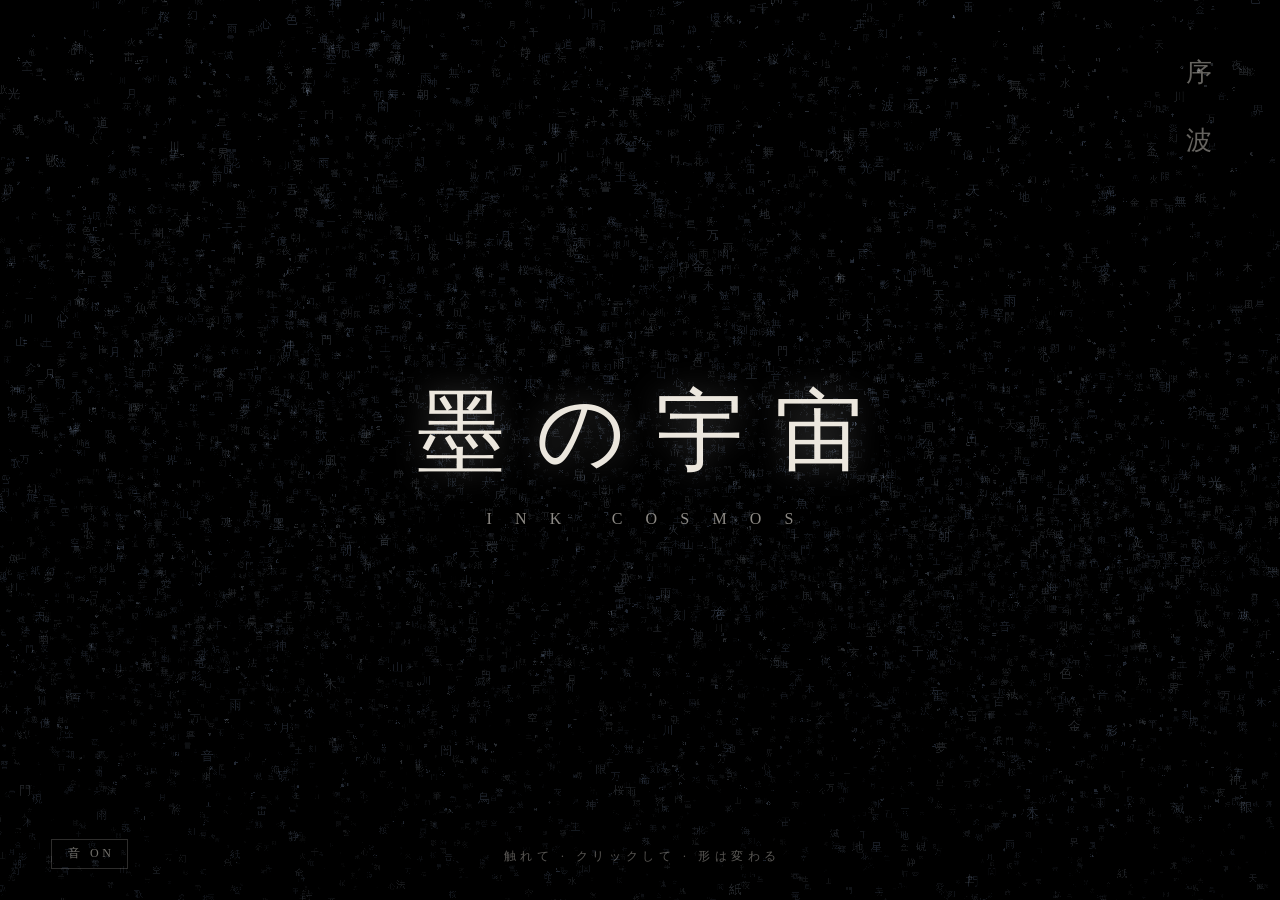
<file: GLM-5.3-Flash-FP4-Local/ink-cosmos/index.html>
<!DOCTYPE html>
<html lang="ja">
<head>
<meta charset="UTF-8">
<meta name="viewport" content="width=device-width, initial-scale=1.0">
<title>墨の宇宙 — INK COSMOS</title>
<style>
  html, body { margin: 0; padding: 0; height: 100%; overflow: hidden; background: #000; }
  canvas { display: block; width: 100vw; height: 100vh; cursor: crosshair; }
  #ui {
    position: fixed; inset: 0; pointer-events: none;
    display: flex; flex-direction: column; align-items: center; justify-content: center;
    font-family: "Hiragino Mincho ProN", "Yu Mincho", serif;
    color: rgba(255, 250, 240, 0.92);
    transition: opacity 2.5s ease;
    text-align: center;
  }
  #ui.hidden { opacity: 0; }
  #title {
    font-size: clamp(2.2rem, 7vw, 5.5rem);
    letter-spacing: 0.35em;
    text-indent: 0.35em;
    font-weight: 300;
    text-shadow: 0 0 30px rgba(255,255,255,0.25);
  }
  #sub {
    margin-top: 1.2em;
    font-size: clamp(0.7rem, 1.4vw, 1rem);
    letter-spacing: 0.6em; text-indent: 0.6em;
    color: rgba(255,250,240,0.55);
  }
  #hint {
    position: fixed; bottom: 4vh; left: 0; right: 0; text-align: center;
    pointer-events: none;
    font-family: "Hiragino Mincho ProN", "Yu Mincho", serif;
    font-size: 0.72rem; letter-spacing: 0.4em; text-indent: 0.4em;
    color: rgba(255,250,240,0.35);
    transition: opacity 2s ease;
  }
  #hint.hidden { opacity: 0; }
  #soundToggle {
    position: fixed; bottom: 3.5vh; left: 4vw;
    font-family: "Hiragino Mincho ProN", "Yu Mincho", serif;
    font-size: 0.75rem; letter-spacing: 0.3em;
    color: rgba(255,250,240,0.45);
    background: none; border: 1px solid rgba(255,250,240,0.18);
    padding: 0.45em 1em 0.45em 1.3em;
    cursor: pointer; pointer-events: auto;
    transition: color 0.4s ease, border-color 0.4s ease;
  }
  #soundToggle:hover { color: rgba(255,250,240,0.85); border-color: rgba(255,250,240,0.4); }
  #sceneName {
    position: fixed; top: 4vh; right: 5vw;
    writing-mode: vertical-rl;
    font-family: "Hiragino Mincho ProN", "Yu Mincho", serif;
    font-size: clamp(1rem, 2vw, 1.6rem);
    letter-spacing: 0.5em;
    color: rgba(255,250,240,0.4);
    transition: opacity 1.5s ease;
  }
</style>
</head>
<body>
<canvas id="gl"></canvas>
<div id="ui">
  <div id="title">墨の宇宙</div>
  <div id="sub">I N K &nbsp; C O S M O S</div>
</div>
<div id="sceneName">序 · 波</div>
<button id="soundToggle">音 ON</button>
<div id="hint">触れて · クリックして · 形は変わる</div>
<script>
'use strict';

// ---------------------------------------------------------------- atlas
// Pre-render kanji glyphs into a texture atlas (8x8 grid).
const CHARS = "光闇風海空夢神星月火水木金土山川波雲花鳥魚竜虎桜雪雨雷命心魂愛幻影響音色界門道法天地幽玄静寂滅無限環舞刻墨筆紙硯詩歌百千万億夜朝春夏秋冬";
const ATLAS_N = 8, CELL = 64, ATLAS_PX = ATLAS_N * CELL;
const glyphCount = Math.min(CHARS.length, ATLAS_N * ATLAS_N);

function buildAtlas() {
  const c = document.createElement('canvas');
  c.width = c.height = ATLAS_PX;
  const g = c.getContext('2d');
  g.clearRect(0, 0, ATLAS_PX, ATLAS_PX);
  g.fillStyle = '#fff';
  g.textAlign = 'center';
  g.textBaseline = 'middle';
  g.font = `48px "Hiragino Mincho ProN", "Yu Mincho", serif`;
  for (let i = 0; i < glyphCount; i++) {
    const x = (i % ATLAS_N) * CELL + CELL / 2;
    const y = Math.floor(i / ATLAS_N) * CELL + CELL / 2 + 2;
    g.fillText(CHARS[i], x, y);
  }
  return c;
}

// ---------------------------------------------------------------- gl setup
const canvas = document.getElementById('gl');
const gl = canvas.getContext('webgl', { alpha: false, antialias: false, preserveDrawingBuffer: false });

function compile(type, src) {
  const s = gl.createShader(type);
  gl.shaderSource(s, src);
  gl.compileShader(s);
  if (!gl.getShaderParameter(s, gl.COMPILE_STATUS)) throw new Error(gl.getShaderInfoLog(s));
  return s;
}
function program(vs, fs) {
  const p = gl.createProgram();
  gl.attachShader(p, compile(gl.VERTEX_SHADER, vs));
  gl.attachShader(p, compile(gl.FRAGMENT_SHADER, fs));
  gl.linkProgram(p);
  if (!gl.getProgramParameter(p, gl.LINK_STATUS)) throw new Error(gl.getProgramInfoLog(p));
  return p;
}

const PARTICLE_VS = `
attribute vec2 aPos;
attribute float aSize;
attribute vec2 aCell;
attribute vec3 aCol;
attribute float aAlpha;
uniform vec2 uRes;
varying vec2 vCell;
varying vec3 vCol;
varying float vAlpha;
void main() {
  vec2 clip = (aPos / uRes) * 2.0 - 1.0;
  gl_Position = vec4(clip.x, -clip.y, 0.0, 1.0);
  gl_PointSize = aSize;
  vCell = aCell;
  vCol = aCol;
  vAlpha = aAlpha;
}`;

const PARTICLE_FS = `
precision mediump float;
uniform sampler2D uAtlas;
varying vec2 vCell;
varying vec3 vCol;
varying float vAlpha;
void main() {
  vec2 uv = (vCell + gl_PointCoord) / ${ATLAS_N.toFixed(1)};
  vec4 tex = texture2D(uAtlas, uv);
  float a = tex.a * vAlpha;
  gl_FragColor = vec4(vCol * a, a);
}`;

const FADE_VS = `
attribute vec2 aPos;
void main() { gl_Position = vec4(aPos, 0.0, 1.0); }`;

const FADE_FS = `
precision mediump float;
uniform float uFade;
void main() { gl_FragColor = vec4(0.0, 0.0, 0.0, uFade); }`;

const particleProg = program(PARTICLE_VS, PARTICLE_FS);
const fadeProg = program(FADE_VS, FADE_FS);

// fullscreen quad for the fade (motion-trail) pass
const quadBuf = gl.createBuffer();
gl.bindBuffer(gl.ARRAY_BUFFER, quadBuf);
gl.bufferData(gl.ARRAY_BUFFER, new Float32Array([-1,-1, 1,-1, -1,1, 1,1]), gl.STATIC_DRAW);

// ---------------------------------------------------------------- particles
const N = 16000;
const px = new Float32Array(N), py = new Float32Array(N);
const vx = new Float32Array(N), vy = new Float32Array(N);
const tx = new Float32Array(N), ty = new Float32Array(N);
const sizeArr = new Float32Array(N);
const cellArr = new Float32Array(N * 2);
const colArr = new Float32Array(N * 3);
const alphaArr = new Float32Array(N);
const phase = new Float32Array(N);   // per-particle random phase
const glyph = new Uint8Array(N);     // atlas index
const personal = new Float32Array(N); // target offset seed

for (let i = 0; i < N; i++) {
  px[i] = (Math.random() - 0.5) * 4000;
  py[i] = (Math.random() - 0.5) * 4000;
  vx[i] = vy[i] = 0;
  phase[i] = Math.random() * Math.PI * 2;
  personal[i] = Math.random();
  const g = Math.floor(Math.random() * glyphCount);
  glyph[i] = g;
  cellArr[i * 2] = g % ATLAS_N;
  cellArr[i * 2 + 1] = Math.floor(g / ATLAS_N);
  // ink tone: mostly warm white, some vermilion, some indigo
  const r = Math.random();
  let cr, cg, cb;
  if (r < 0.82)      { cr = 0.92; cg = 0.90; cb = 0.85; }   // white ink
  else if (r < 0.93) { cr = 0.90; cg = 0.32; cb = 0.18; }   // vermilion (朱)
  else               { cr = 0.25; cg = 0.45; cb = 0.85; }   // indigo (藍)
  colArr[i * 3] = cr; colArr[i * 3 + 1] = cg; colArr[i * 3 + 2] = cb;
  sizeArr[i] = 10 + Math.random() * 26;
}

const posArr = new Float32Array(N * 2); // interleaved x,y
const posBuf = gl.createBuffer();
const sizeBuf = gl.createBuffer();
const cellBuf = gl.createBuffer();
const colBuf = gl.createBuffer();
const alphaBuf = gl.createBuffer();

function bindAttrib(prog, name, buf, comps, arr) {
  const loc = gl.getAttribLocation(prog, name);
  gl.bindBuffer(gl.ARRAY_BUFFER, buf);
  gl.bufferData(gl.ARRAY_BUFFER, arr, gl.DYNAMIC_DRAW);
  gl.enableVertexAttribArray(loc);
  gl.vertexAttribPointer(loc, comps, gl.FLOAT, false, 0, 0);
  return loc;
}

// disable all vertex attrib arrays (state is global, leaks across programs)
function disableAttribs() {
  for (let a = 0; a < 8; a++) gl.disableVertexAttribArray(a);
}

// atlas texture
const atlasTex = gl.createTexture();
gl.bindTexture(gl.TEXTURE_2D, atlasTex);
gl.texImage2D(gl.TEXTURE_2D, 0, gl.RGBA, gl.RGBA, gl.UNSIGNED_BYTE, buildAtlas());
gl.texParameteri(gl.TEXTURE_2D, gl.TEXTURE_MIN_FILTER, gl.LINEAR);
gl.texParameteri(gl.TEXTURE_2D, gl.TEXTURE_MAG_FILTER, gl.LINEAR);
gl.texParameteri(gl.TEXTURE_2D, gl.TEXTURE_WRAP_S, gl.CLAMP_TO_EDGE);
gl.texParameteri(gl.TEXTURE_2D, gl.TEXTURE_WRAP_T, gl.CLAMP_TO_EDGE);

// ---------------------------------------------------------------- state
let W = 0, H = 0, DPR = 1;
function resize() {
  DPR = Math.min(window.devicePixelRatio || 1, 2);
  W = window.innerWidth; H = window.innerHeight;
  canvas.width = W * DPR; canvas.height = H * DPR;
  gl.viewport(0, 0, canvas.width, canvas.height);
}
window.addEventListener('resize', resize);
resize();

const mouse = { x: -9999, y: -9999, active: false };
window.addEventListener('pointermove', e => { mouse.x = e.clientX; mouse.y = e.clientY; mouse.active = true; });
window.addEventListener('pointerleave', () => { mouse.active = false; });

const SCENES = ['波', '渦', '鳥居', '環'];
const SCENE_LABELS = ['序 · 波', '弐 · 渦', '参 · 鳥居', '肆 · 環'];
const SCENE_COLORS = [
  [0.75, 0.85, 1.00],   // wave: moonlit blue
  [1.00, 0.80, 0.55],   // galaxy: ember gold
  [0.95, 0.60, 0.45],   // torii: vermilion dusk
  [0.60, 1.00, 0.85],   // ring: jade
];
let sceneIdx = 0;
let colorMix = 1;              // eases 0->1 on scene change
let colorFrom = SCENE_COLORS[0].slice();
let colorTo = SCENE_COLORS[0].slice();
let sceneStart = performance.now();
let burstT = -10;              // time of last click burst
let burstX = 0, burstY = 0;

const uiEl = document.getElementById('ui');
const hintEl = document.getElementById('hint');
const sceneEl = document.getElementById('sceneName');
let uiHidden = false;
function hideIntro() {
  if (uiHidden) return;
  uiHidden = true;
  uiEl.classList.add('hidden');
  setTimeout(() => hintEl.classList.add('hidden'), 9000);
}
setTimeout(hideIntro, 7000);

function setScene(idx) {
  sceneIdx = idx % SCENES.length;
  colorFrom = colorTo.slice();
  colorTo = SCENE_COLORS[sceneIdx].slice();
  colorMix = 0;
  sceneStart = performance.now();
  sceneEl.textContent = SCENE_LABELS[sceneIdx];
  sceneEl.style.opacity = '1';
  setTimeout(() => { sceneEl.style.opacity = '0'; }, 4000);
}
sceneEl.style.opacity = '0';
setTimeout(() => sceneEl.style.opacity = '1', 100);

// ---------------------------------------------------------------- audio
let audioCtx = null, master = null, delaySend = null;
let lastPluck = 0;

function initAudio() {
  if (audioCtx) return;
  audioCtx = new (window.AudioContext || window.webkitAudioContext)();
  master = audioCtx.createGain();
  master.gain.value = 0.0;
  master.connect(audioCtx.destination);

  // space: feedback delay
  const delay = audioCtx.createDelay(2.0);
  delay.delayTime.value = 0.42;
  const fb = audioCtx.createGain(); fb.gain.value = 0.45;
  const wet = audioCtx.createGain(); wet.gain.value = 0.35;
  delaySend = audioCtx.createGain();
  delaySend.connect(delay);
  delay.connect(fb); fb.connect(delay);
  delay.connect(wet); wet.connect(master);

  // drone: two detuned sines, slow swell
  const droneGain = audioCtx.createGain();
  droneGain.gain.value = 0.0;
  droneGain.connect(master);
  const droneFilter = audioCtx.createBiquadFilter();
  droneFilter.type = 'lowpass'; droneFilter.frequency.value = 220;
  droneGain.connect(droneFilter); droneFilter.connect(master);
  [55, 55.7, 110.3].forEach((f, k) => {
    const o = audioCtx.createOscillator();
    o.type = 'sine'; o.frequency.value = f;
    const g = audioCtx.createGain(); g.gain.value = k === 2 ? 0.08 : 0.15;
    o.connect(g); g.connect(droneGain);
    o.start();
  });
  // slow LFO on drone volume
  const lfo = audioCtx.createOscillator();
  lfo.frequency.value = 0.05;
  const lfoGain = audioCtx.createGain(); lfoGain.gain.value = 0.02;
  lfo.connect(lfoGain); lfoGain.connect(droneGain.gain);
  lfo.start();
  droneGain.gain.linearRampToValueAtTime(0.06, audioCtx.currentTime + 8);
}

// D minor pentatonic-ish (Japanese in-sen scale feel: D, Eb, G, A, C)
const SCALE = [146.83, 155.56, 196.00, 220.00, 261.63, 293.66, 311.13, 392.00, 440.00, 523.25];

function pluck(freq, when, vel) {
  const t = audioCtx.currentTime + when;
  const o = audioCtx.createOscillator();
  o.type = 'triangle';
  o.frequency.value = freq;
  const f = audioCtx.createBiquadFilter();
  f.type = 'lowpass';
  f.frequency.setValueAtTime(freq * 6, t);
  f.frequency.exponentialRampToValueAtTime(freq * 1.5, t + 1.2);
  const g = audioCtx.createGain();
  g.gain.setValueAtTime(0, t);
  g.gain.linearRampToValueAtTime(vel, t + 0.01);
  g.gain.exponentialRampToValueAtTime(0.0001, t + 2.4);
  o.connect(f); f.connect(g); g.connect(master); g.connect(delaySend);
  o.start(t); o.stop(t + 2.6);
}

function schedAudio(now) {
  if (!audioCtx || now - lastPluck < 1800) return;
  lastPluck = now;
  const n = 1 + Math.floor(Math.random() * 3);
  for (let k = 0; k < n; k++) {
    const f = SCALE[Math.floor(Math.random() * SCALE.length)];
    pluck(f, Math.random() * 1.4, 0.05 + Math.random() * 0.06);
  }
}

// sound is ON by default; browsers require a gesture before audio can start
let audioOn = true;
const soundToggleEl = document.getElementById('soundToggle');
window.addEventListener('pointerdown', () => {
  if (audioCtx) return;
  initAudio();
  if (audioCtx.state === 'suspended') audioCtx.resume();
  master.gain.cancelScheduledValues(audioCtx.currentTime);
  master.gain.linearRampToValueAtTime(audioOn ? 0.9 : 0.0, audioCtx.currentTime + 0.8);
}, { once: true });
soundToggleEl.addEventListener('click', e => {
  e.stopPropagation();
  if (!audioCtx) initAudio();
  if (audioCtx.state === 'suspended') audioCtx.resume();
  audioOn = !audioOn;
  const target = audioOn ? 0.9 : 0.0;
  master.gain.cancelScheduledValues(audioCtx.currentTime);
  master.gain.linearRampToValueAtTime(target, audioCtx.currentTime + 0.8);
  soundToggleEl.textContent = audioOn ? '音 ON' : '音 OFF';
});

// click => burst + morph
window.addEventListener('click', e => {
  burstT = performance.now() / 1000;
  burstX = e.clientX; burstY = e.clientY;
  setScene(sceneIdx + 1);
  hideIntro();
  if (audioCtx && audioOn) {
    // struck chord on morph
    const root = SCALE[Math.floor(Math.random() * 5)];
    pluck(root, 0, 0.12);
    pluck(root * 1.5, 0.07, 0.09);
    pluck(root * 2, 0.14, 0.07);
  }
});

// auto-cycle when idle
let lastInteract = performance.now();
window.addEventListener('pointerdown', () => lastInteract = performance.now());
window.addEventListener('pointermove', () => lastInteract = performance.now());

// ---------------------------------------------------------------- scene targets
// All targets in screen pixels. Each scene function fills tx/ty and returns
// per-particle depth (0..1, used for alpha/size modulation).
const depth = new Float32Array(N);

function tWave(i, t) {
  // a fraction of particles form a moon disc in the sky
  if (personal[i] < 0.13) {
    const f = personal[i] / 0.13;
    const a = phase[i] + t * 0.04;
    const r = Math.sqrt(f) * Math.min(W, H) * 0.13;
    const mx = W * 0.72 + Math.cos(a) * r;
    const my = H * 0.26 + Math.sin(a) * r * 0.96;
    return [mx + Math.sin(t * 0.6 + phase[i]) * 3, my, 0.08, 3.2];
  }
  const cols = 128, rows = N / cols;
  const cx = i % cols, cy = Math.floor(i / cols);
  const gx = (cx / cols - 0.5) * W * 1.9;
  const gz = cy / rows;
  const z = gz;
  const persp = 1 / (1 + z * 1.6);
  const gy = Math.sin(gx * 0.004 + t * 0.9 + phase[i] * 0.06) * 110
           + Math.cos(gx * 0.0016 - t * 0.5) * 150
           + Math.sin(t * 1.7 + gz * 6) * 40;
  const sx = W / 2 + gx * persp;
  const sy = H * 0.56 + gy * persp + (1 - persp) * H * 0.14;
  return [sx, sy, z];
}

function tGalaxy(i, t) {
  const arm = i % 3;
  const f = personal[i];
  const r = Math.pow(f, 0.6) * Math.min(W, H) * 0.75;
  const rot = t * 0.15 + arm * (Math.PI * 2 / 3) + r * 0.0035;
  const spread = (phase[i] / (Math.PI * 2) - 0.5) * (0.25 + r * 0.0012);
  const a = rot + spread;
  const zz = (phase[i] / (Math.PI * 2)) * 0.5;
  const persp = 1 / (1 + zz * 0.9);
  const sx = W / 2 + Math.cos(a) * r * persp;
  const sy = H / 2 + Math.sin(a) * r * persp * 0.92;
  return [sx, sy, zz];
}

function tTorii(i, t) {
  // torii gate outline sampled in normalized coords, plus drifting "dust"
  const f = i / N;
  let nx, ny, z;
  const sway = Math.sin(t * 0.8 + phase[i]) * 4;
  if (f < 0.72) {
    // gate shape: pillars + double lintel (kasagi + nuki) + gakuzuka center
    const s = f / 0.72;
    const pts = toriiPoint(s);
    nx = pts[0]; ny = pts[1]; z = pts[2];
  } else {
    // ground reflection: mirrored shimmer
    const s = (f - 0.72) / 0.28;
    nx = (s - 0.5) * 2.2;
    ny = -0.62 - Math.abs(Math.sin(t * 2 + phase[i] * 3)) * 0.06 - s * 0.25;
    z = 0.35;
  }
  const scale = Math.min(W, H) * 0.62;
  const persp = 1 / (1 + z * 1.2);
  const sx = W / 2 + nx * scale * persp + sway;
  const sy = H / 2 - ny * scale * persp + H * 0.06;
  return [sx, sy, z];
}

// sample a point on the torii outline; s in 0..1 walks the shape
function toriiPoint(s) {
  // pillars: 0..0.5, lintels: 0.5..1
  if (s < 0.40) {
    const p = s / 0.40;
    const side = p < 0.5 ? -1 : 1;
    const q = (p % 0.5) * 2;
    return [side * 0.62 + (side * 0.045) * (q < 0.5 ? 1 : -1), -0.62 + q * 1.05, 0.15 + q * 0.15];
  } else if (s < 0.62) {
    // kasagi (top curved lintel)
    const p = (s - 0.40) / 0.22;
    const x = (p - 0.5) * 1.85;
    const y = 0.46 + Math.cos((p - 0.5) * Math.PI) * 0.06;
    return [x, y, 0.30];
  } else if (s < 0.82) {
    // nuki (lower crossbeam)
    const p = (s - 0.62) / 0.20;
    const x = (p - 0.5) * 1.55;
    return [x, 0.16, 0.22];
  } else {
    // gakuzuka (center plaque) filled square
    const p = (s - 0.82) / 0.18;
    const a = p * Math.PI * 2;
    const r = Math.sqrt(p) * 0.11;
    return [Math.cos(a) * r, 0.30 + Math.sin(a) * r, 0.25];
  }
}

function tRing(i, t) {
  // three nested rotating rings (enso-like circles) around a void
  const band = i % 3;
  const f = personal[i];
  const rr = Math.min(W, H) * (0.18 + band * 0.14) * (0.96 + Math.sin(t * 0.5 + band) * 0.04);
  const a = f * Math.PI * 2 + t * (0.3 - band * 0.12) * (band % 2 ? -1 : 1);
  const wob = Math.sin(a * 3 + t * 1.2 + band) * 0.02;
  const zz = (phase[i] / (Math.PI * 2)) * 0.4;
  const persp = 1 / (1 + zz);
  const sx = W / 2 + Math.cos(a) * rr * (1 + wob) * persp;
  const sy = H / 2 + Math.sin(a) * rr * (1 + wob) * persp;
  return [sx, sy, zz];
}

const SCENE_FNS = [tWave, tGalaxy, tTorii, tRing];

// ---------------------------------------------------------------- main loop
const fadeLoc = gl.getUniformLocation(fadeProg, 'uFade');
let prevTime = performance.now();

function frame(nowMs) {
  const now = nowMs;
  const t = now / 1000;
  const dt = Math.max(0, Math.min((now - prevTime) / 1000, 0.05));
  prevTime = now;

  // idle auto-cycle every 26s
  if (now - lastInteract > 26000) { lastInteract = now; setScene(sceneIdx + 1); }

  colorMix += (1 - colorMix) * (1 - Math.exp(-dt * 2.5));
  const sinceBurst = t - burstT;
  const burstEnergy = sinceBurst < 2.2 ? Math.exp(-(sinceBurst * 2.2)) : 0;

  const mixFrac = Math.min(1, colorMix);
  const cr = colorFrom[0] + (colorTo[0] - colorFrom[0]) * mixFrac;
  const cg = colorFrom[1] + (colorTo[1] - colorFrom[1]) * mixFrac;
  const cb = colorFrom[2] + (colorTo[2] - colorFrom[2]) * mixFrac;

  const fn = SCENE_FNS[sceneIdx];
  const cx = W / 2, cy = H / 2;

  for (let i = 0; i < N; i++) {
    const tgt = fn(i, t);
    tx[i] = tgt[0]; ty[i] = tgt[1]; depth[i] = tgt[2];
    const alphaBoost = tgt.length > 3 ? tgt[3] : 1;

    // spring toward target, stiffness varies per particle for organic lag
    const k = 2.2 + personal[i] * 2.8;
    const damp = 0.90;
    vx[i] += (tx[i] - px[i]) * k * dt;
    vy[i] += (ty[i] - py[i]) * k * dt;
    vx[i] *= damp; vy[i] *= damp;

    // mouse repulsion (soft, wide)
    if (mouse.active) {
      const dx = px[i] - mouse.x, dy = py[i] - mouse.y;
      const d2 = dx * dx + dy * dy;
      if (d2 < 42000 && d2 > 1) {
        const d = Math.sqrt(d2);
        const force = (1 - d / 205) * 2600;
        vx[i] += (dx / d) * force * dt;
        vy[i] += (dy / d) * force * dt;
      }
    }

    // click burst: radial shockwave
    if (burstEnergy > 0.001) {
      const dx = px[i] - burstX, dy = py[i] - burstY;
      const d2 = dx * dx + dy * dy;
      if (d2 > 1) {
        const d = Math.sqrt(d2);
        const wave = Math.max(0, 1 - Math.abs(d - sinceBurst * 900) / 160);
        const force = wave * burstEnergy * 28;
        vx[i] += (dx / d) * force;
        vy[i] += (dy / d) * force;
      }
    }

    px[i] += vx[i] * dt * 60;
    py[i] += vy[i] * dt * 60;
    posArr[i * 2] = px[i];
    posArr[i * 2 + 1] = py[i];

    // write buffers
    const z = depth[i];
    const persp = 1 / (1 + z * 1.0);
    sizeArr[i] = (5 + personal[i] * 13) * persp * DPR * (1 + burstEnergy * 0.6);
    const zFade = 0.25 + (1 - z) * 0.75;
    alphaArr[i] = zFade * (0.055 + personal[i] * 0.11) * alphaBoost * (1 - Math.min(1, Math.abs(vx[i]) + Math.abs(vy[i])) / 2600);
    // slight per-particle hue wobble on the scene color
    const w = Math.sin(t * 0.7 + phase[i]) * 0.08;
    colArr[i * 3]     = cr + w;
    colArr[i * 3 + 1] = cg + w * 0.5;
    colArr[i * 3 + 2] = cb - w * 0.5;
  }

  // fade pass (motion trail)
  gl.useProgram(fadeProg);
  disableAttribs();
  gl.bindBuffer(gl.ARRAY_BUFFER, quadBuf);
  const fLoc = gl.getAttribLocation(fadeProg, 'aPos');
  gl.enableVertexAttribArray(fLoc);
  gl.vertexAttribPointer(fLoc, 2, gl.FLOAT, false, 0, 0);
  gl.uniform1f(fadeLoc, 0.16);
  gl.enable(gl.BLEND);
  gl.blendFunc(gl.SRC_ALPHA, gl.ONE_MINUS_SRC_ALPHA);
  gl.drawArrays(gl.TRIANGLE_STRIP, 0, 4);

  // particle pass
  gl.useProgram(particleProg);
  disableAttribs();
  bindAttrib(particleProg, 'aPos', posBuf, 2, posArr);
  bindAttrib(particleProg, 'aSize', sizeBuf, 1, sizeArr);
  bindAttrib(particleProg, 'aCell', cellBuf, 2, cellArr);
  bindAttrib(particleProg, 'aCol', colBuf, 3, colArr);
  bindAttrib(particleProg, 'aAlpha', alphaBuf, 1, alphaArr);
  const resLoc = gl.getUniformLocation(particleProg, 'uRes');
  gl.uniform2f(resLoc, W, H);
  gl.uniform1i(gl.getUniformLocation(particleProg, 'uAtlas'), 0);
  gl.activeTexture(gl.TEXTURE0);
  gl.bindTexture(gl.TEXTURE_2D, atlasTex);
  gl.blendFunc(gl.ONE, gl.ONE);  // additive, already alpha-scaled
  gl.drawArrays(gl.POINTS, 0, N);

  schedAudio(now);
  requestAnimationFrame(frame);
}
requestAnimationFrame(frame);
</script>
</body>
</html>
</file>
<file: DeepSeek-V4.1-Flash-1017/inochi-no-sunadokei/style.css>
:root{
  --paper: #e9dfca;
  --paper-dim: rgba(233,223,202,.42);
  --paper-faint: rgba(233,223,202,.16);
  --ink: #050505;
}

*{ box-sizing:border-box; margin:0; padding:0; }

html,body{
  width:100%; height:100%;
  background:#000;
  color:var(--paper);
  overflow:hidden;
  -webkit-font-smoothing:antialiased;
  text-rendering:optimizeLegibility;
}

body{
  font-family: "Hiragino Mincho ProN","Hiragino Mincho Pro","Yu Mincho","YuMincho","Noto Serif JP",serif;
  cursor:default;
  user-select:none;
  -webkit-user-select:none;
  touch-action:none;
}

#scene{
  position:fixed; inset:0;
  width:100%; height:100%;
  display:block;
  background:#000;
}

/* ---------------- in-scene chrome ---------------- */

#ui{
  position:fixed; inset:0;
  pointer-events:none;
  opacity:0;
  transition:opacity 2.6s ease 1.2s;
  z-index:5;
}
body.entered #ui{ opacity:1; }

#brand{
  position:absolute;
  left:clamp(18px,3.2vw,52px);
  top:clamp(18px,3.4vh,44px);
  display:flex; flex-direction:column; gap:.5em;
}
#brand .jp{
  font-size:clamp(13px,1.35vw,19px);
  letter-spacing:.42em;
  color:rgba(233,223,202,.62);
  text-indent:.42em;
}
#brand .en{
  font-family: "Helvetica Neue", Helvetica, Arial, sans-serif;
  font-size:clamp(7px,.62vw,9px);
  letter-spacing:.52em;
  color:rgba(233,223,202,.24);
}

#readout{
  position:absolute;
  left:clamp(18px,3.2vw,52px);
  right:clamp(18px,3.2vw,52px);
  bottom:clamp(16px,3vh,38px);
  display:flex;
  justify-content:space-between;
  align-items:flex-end;
  gap:24px;
}
#readout .cell{
  display:flex; flex-direction:column; gap:.7em;
}
#readout .cell.right{ align-items:flex-end; text-align:right; }
#readout .val{
  font-family: "SF Mono", ui-monospace, "Helvetica Neue", monospace;
  font-size:clamp(11px,.95vw,14px);
  letter-spacing:.24em;
  font-variant-numeric: tabular-nums;
  color:rgba(233,223,202,.52);
}
#readout .lbl{
  font-family:"Helvetica Neue",Helvetica,Arial,sans-serif;
  font-size:clamp(6px,.55vw,8px);
  letter-spacing:.44em;
  color:rgba(233,223,202,.2);
  white-space:nowrap;
}

#sound{
  position:absolute;
  right:clamp(18px,3.2vw,52px);
  top:clamp(18px,3.4vh,44px);
  pointer-events:auto;
  display:flex; align-items:center; gap:.8em;
  background:none; border:0;
  color:rgba(233,223,202,.30);
  font-family:"Helvetica Neue",Helvetica,Arial,sans-serif;
  font-size:8px; letter-spacing:.42em;
  padding:10px 2px;
  cursor:pointer;
  transition:color .5s ease;
}
#sound:hover{ color:rgba(233,223,202,.7); }
#sound .dot{
  width:5px; height:5px; border-radius:50%;
  background:rgba(233,223,202,.7);
  box-shadow:0 0 10px rgba(233,223,202,.6);
  transition:background .5s ease, box-shadow .5s ease;
}
#sound[aria-pressed="false"] .dot{
  background:rgba(233,223,202,.16);
  box-shadow:none;
}
#sound:focus-visible{ outline:1px solid rgba(233,223,202,.4); outline-offset:6px; }

#hint{
  position:absolute;
  left:50%; bottom:clamp(16px,3vh,38px);
  transform:translateX(-50%);
  font-size:clamp(9px,.8vw,11px);
  letter-spacing:.34em;
  color:rgba(233,223,202,.22);
  white-space:nowrap;
  transition:opacity 2.4s ease;
}
#hint.gone{ opacity:0; }

/* ---------------- gate ---------------- */

#gate{
  position:fixed; inset:0;
  z-index:20;
  display:flex; align-items:center; justify-content:center;
  background:
    radial-gradient(ellipse 62% 54% at 50% 48%, rgba(14,11,8,.34) 0%, rgba(0,0,0,.84) 60%, #000 100%);
  transition:opacity 2.4s ease, visibility 2.4s;
  cursor:pointer;
}
body.entered #gate{
  opacity:0;
  visibility:hidden;
  transition:opacity 2.9s ease, visibility 0s linear 2.9s;
}
#gate .frame{
  position:relative;
  display:flex; flex-direction:column; align-items:center;
  text-align:center;
  padding:clamp(28px,5vh,58px) clamp(24px,6vw,90px);
  opacity:0;
  animation:gateIn 3.2s cubic-bezier(.16,.84,.24,1) .35s forwards;
}
@keyframes gateIn{
  from{ opacity:0; transform:translateY(10px); }
  to{ opacity:1; transform:none; }
}
#gate .hair{
  position:absolute; left:0; right:0; height:1px;
  background:linear-gradient(90deg, transparent, rgba(233,223,202,.20), transparent);
}
#gate .hair.top{ top:0; }
#gate .hair.bottom{ bottom:0; }

#gate h1{
  font-weight:400;
  font-size:clamp(26px,4vw,54px);
  letter-spacing:.44em;
  text-indent:.44em;
  color:#eee3cd;
  text-shadow:0 0 42px rgba(255,206,140,.22), 0 0 110px rgba(255,180,90,.10);
}
#gate .en{
  margin-top:1.55em;
  font-family:"Helvetica Neue",Helvetica,Arial,sans-serif;
  font-weight:300;
  font-size:clamp(7px,.7vw,10px);
  letter-spacing:.66em;
  color:rgba(233,223,202,.30);
}
#gate .lead{
  margin-top:clamp(26px,5vh,54px);
  font-size:clamp(11px,1.05vw,15px);
  letter-spacing:.28em;
  color:rgba(233,223,202,.52);
}
#gate button{
  margin-top:clamp(30px,5.4vh,58px);
  padding:13px 42px 13px 46px;
  background:transparent;
  border:1px solid rgba(233,223,202,.20);
  border-radius:999px;
  color:rgba(233,223,202,.82);
  font-family:inherit;
  font-size:clamp(10px,.9vw,12px);
  letter-spacing:.46em;
  cursor:pointer;
  transition:background .6s ease, border-color .6s ease, color .6s ease;
}
#gate button:hover,
#gate button:focus-visible{
  background:rgba(233,223,202,.05);
  border-color:rgba(233,223,202,.42);
  color:#f6ecd8;
  outline:none;
}
#gate .note{
  margin-top:clamp(20px,3.4vh,34px);
  font-family:"Helvetica Neue",Helvetica,Arial,sans-serif;
  font-size:clamp(6px,.55vw,8px);
  letter-spacing:.34em;
  color:rgba(233,223,202,.18);
}

.nojs{
  position:fixed; inset:0;
  display:flex; align-items:center; justify-content:center;
  font-size:13px; letter-spacing:.2em;
  color:rgba(233,223,202,.6);
  z-index:50;
}

@media (max-width:640px){
  #readout .cell.right{ display:none; }
  #hint{ font-size:8px; letter-spacing:.22em; }
  #brand .en{ display:none; }
}

@media (prefers-reduced-motion: reduce){
  #gate .frame{ animation-duration:.01s; }
  #ui{ transition-duration:.6s; }
}
</file>
